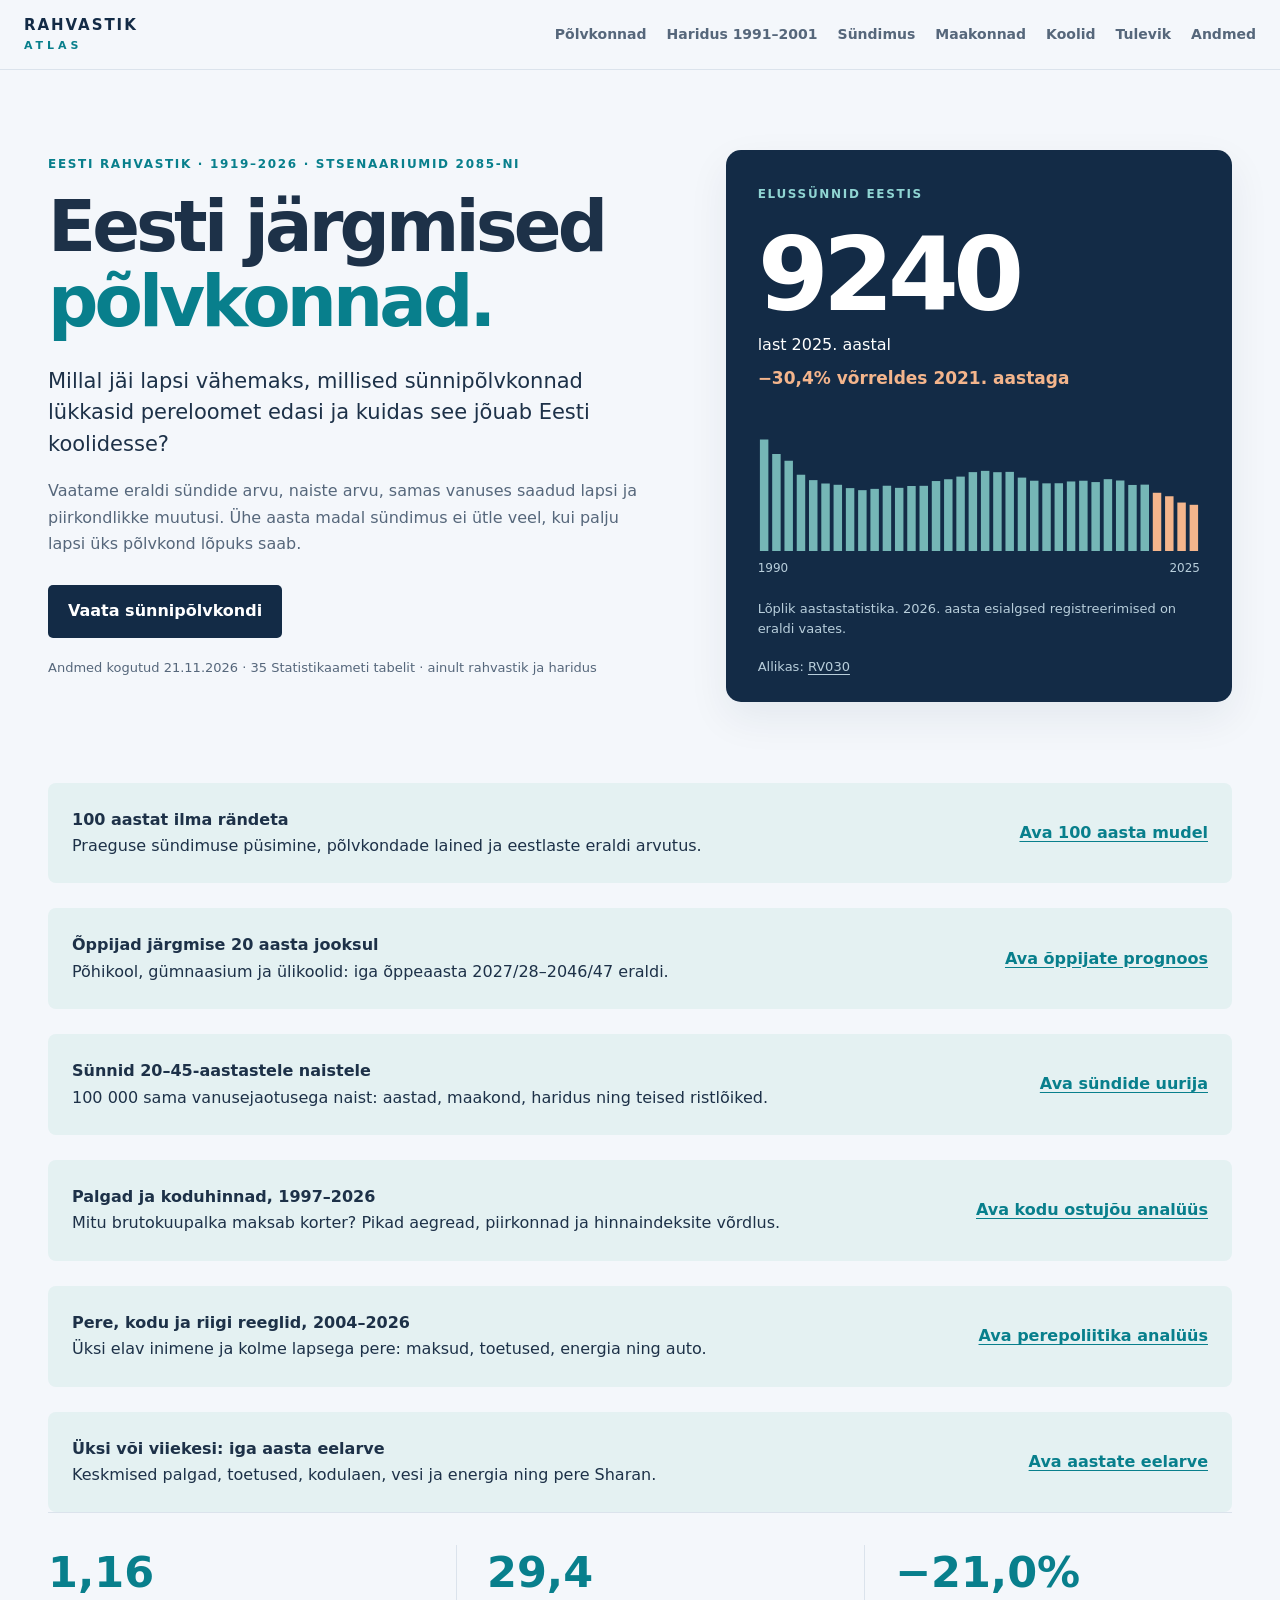
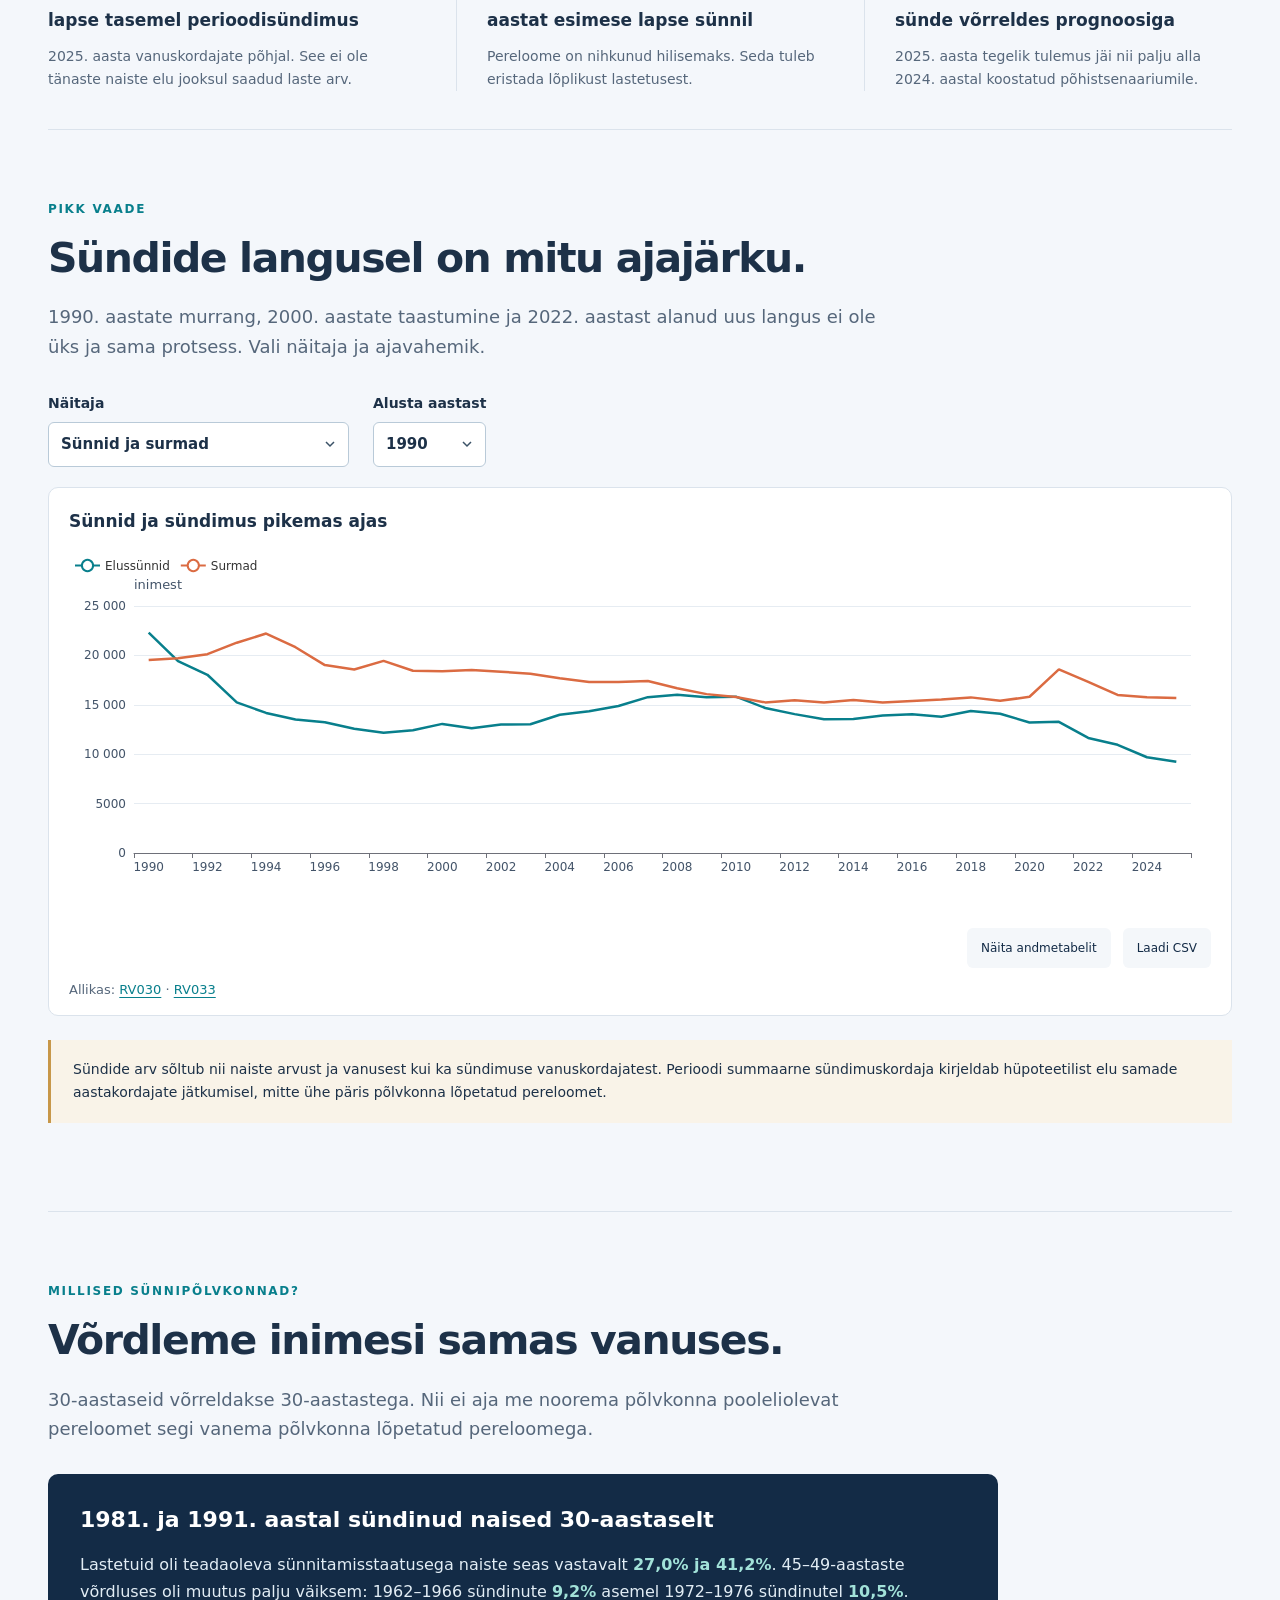
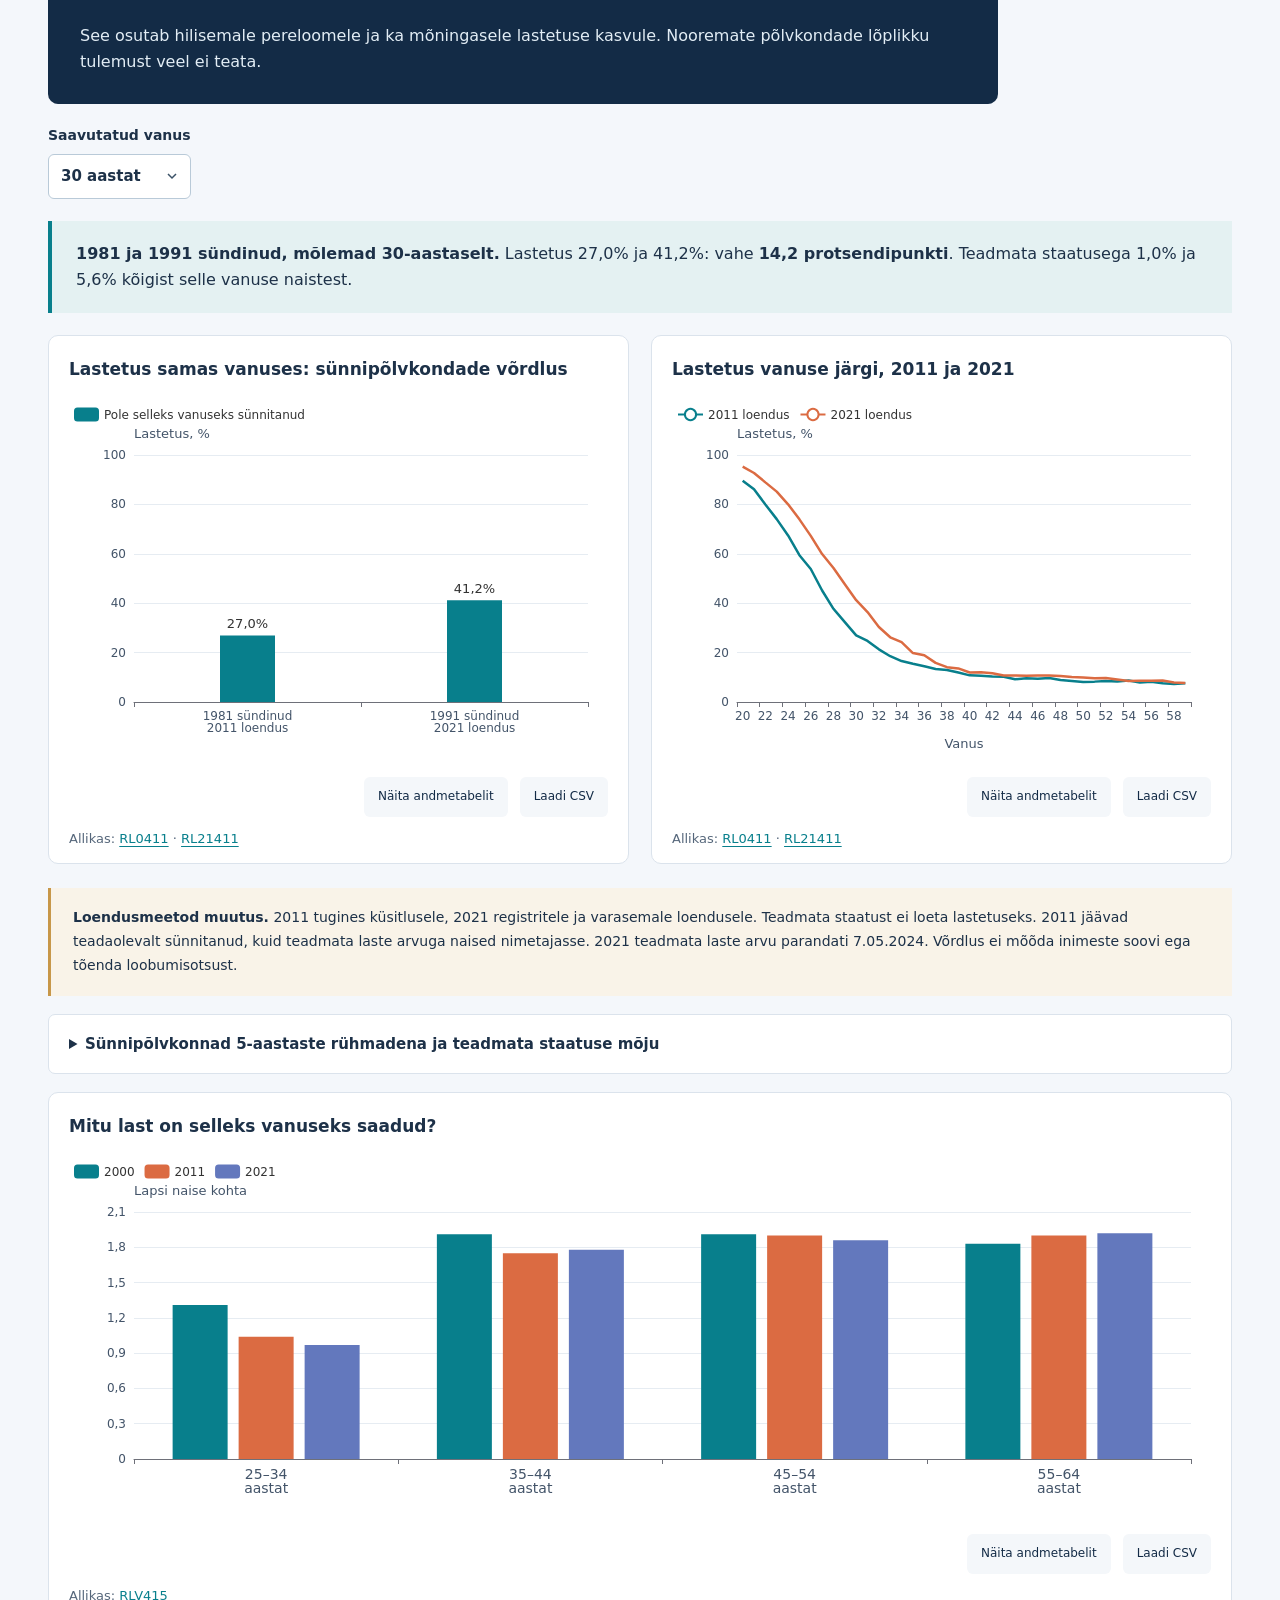
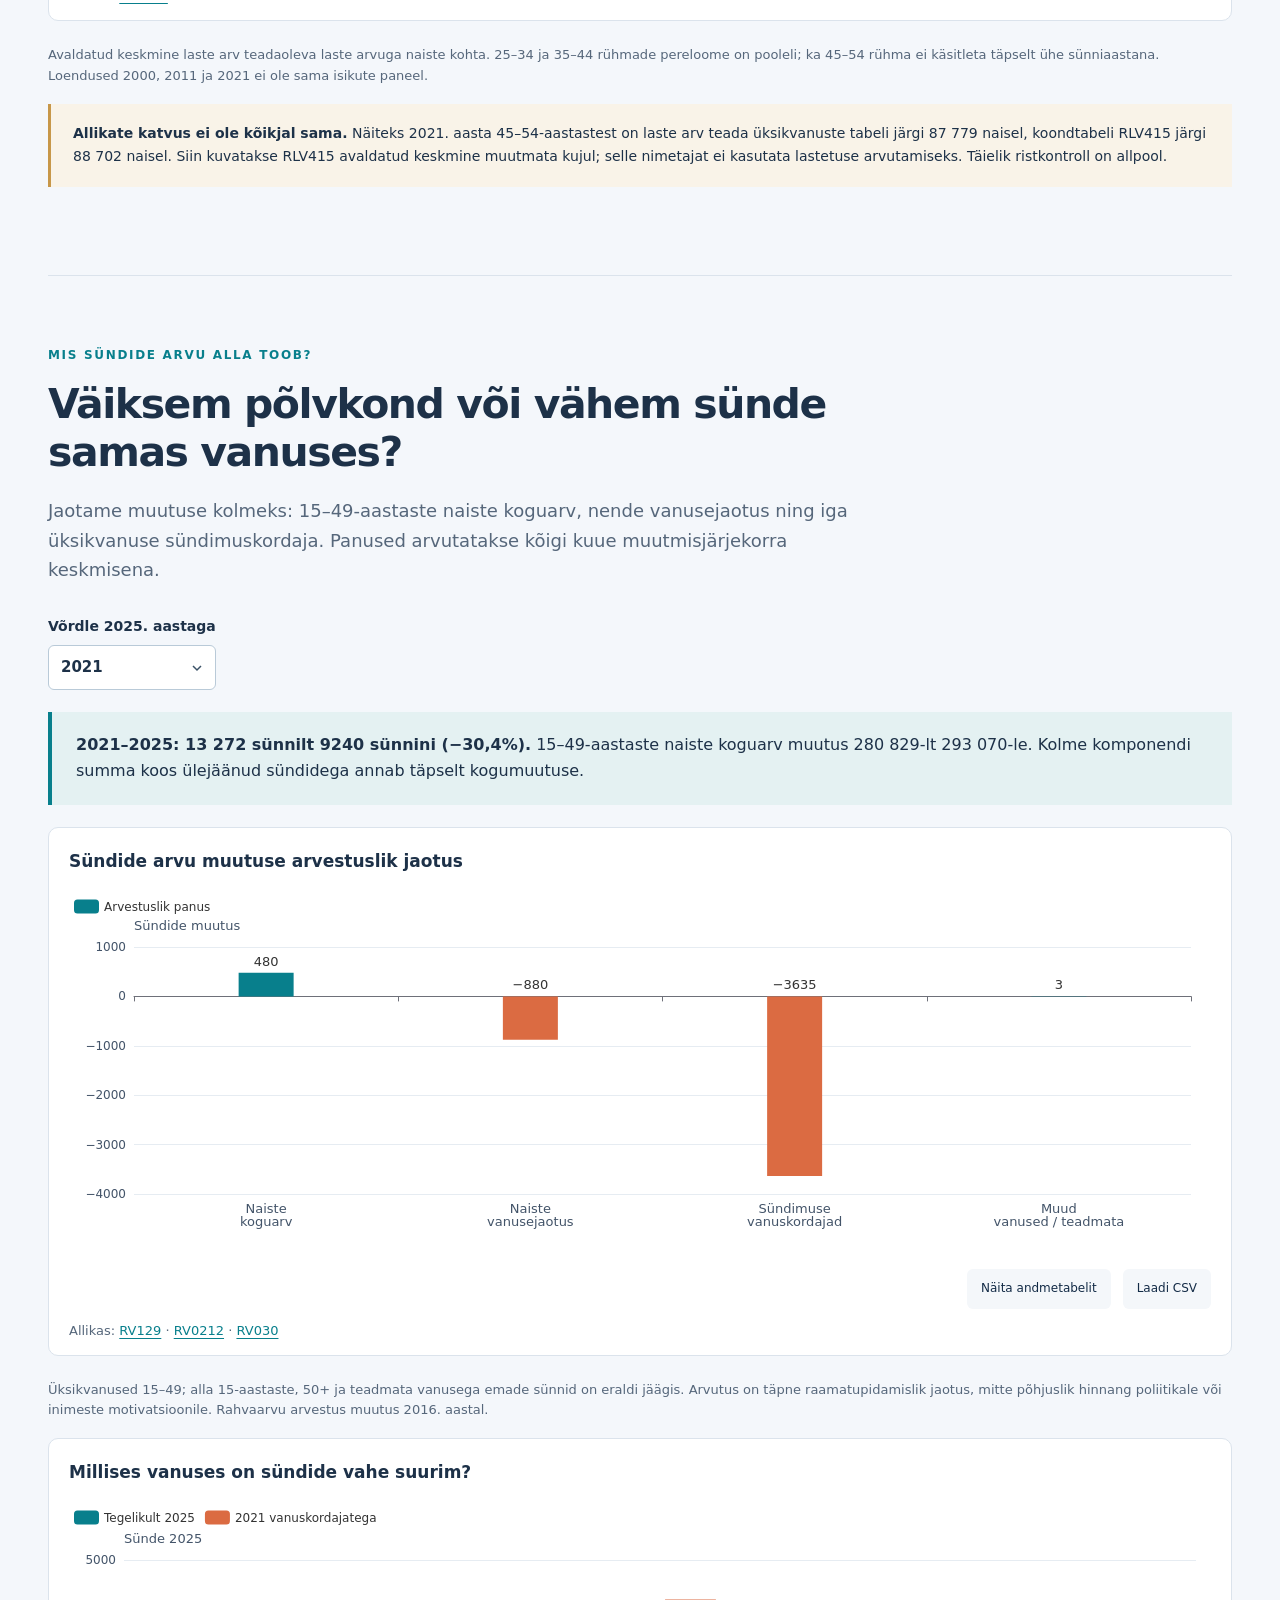
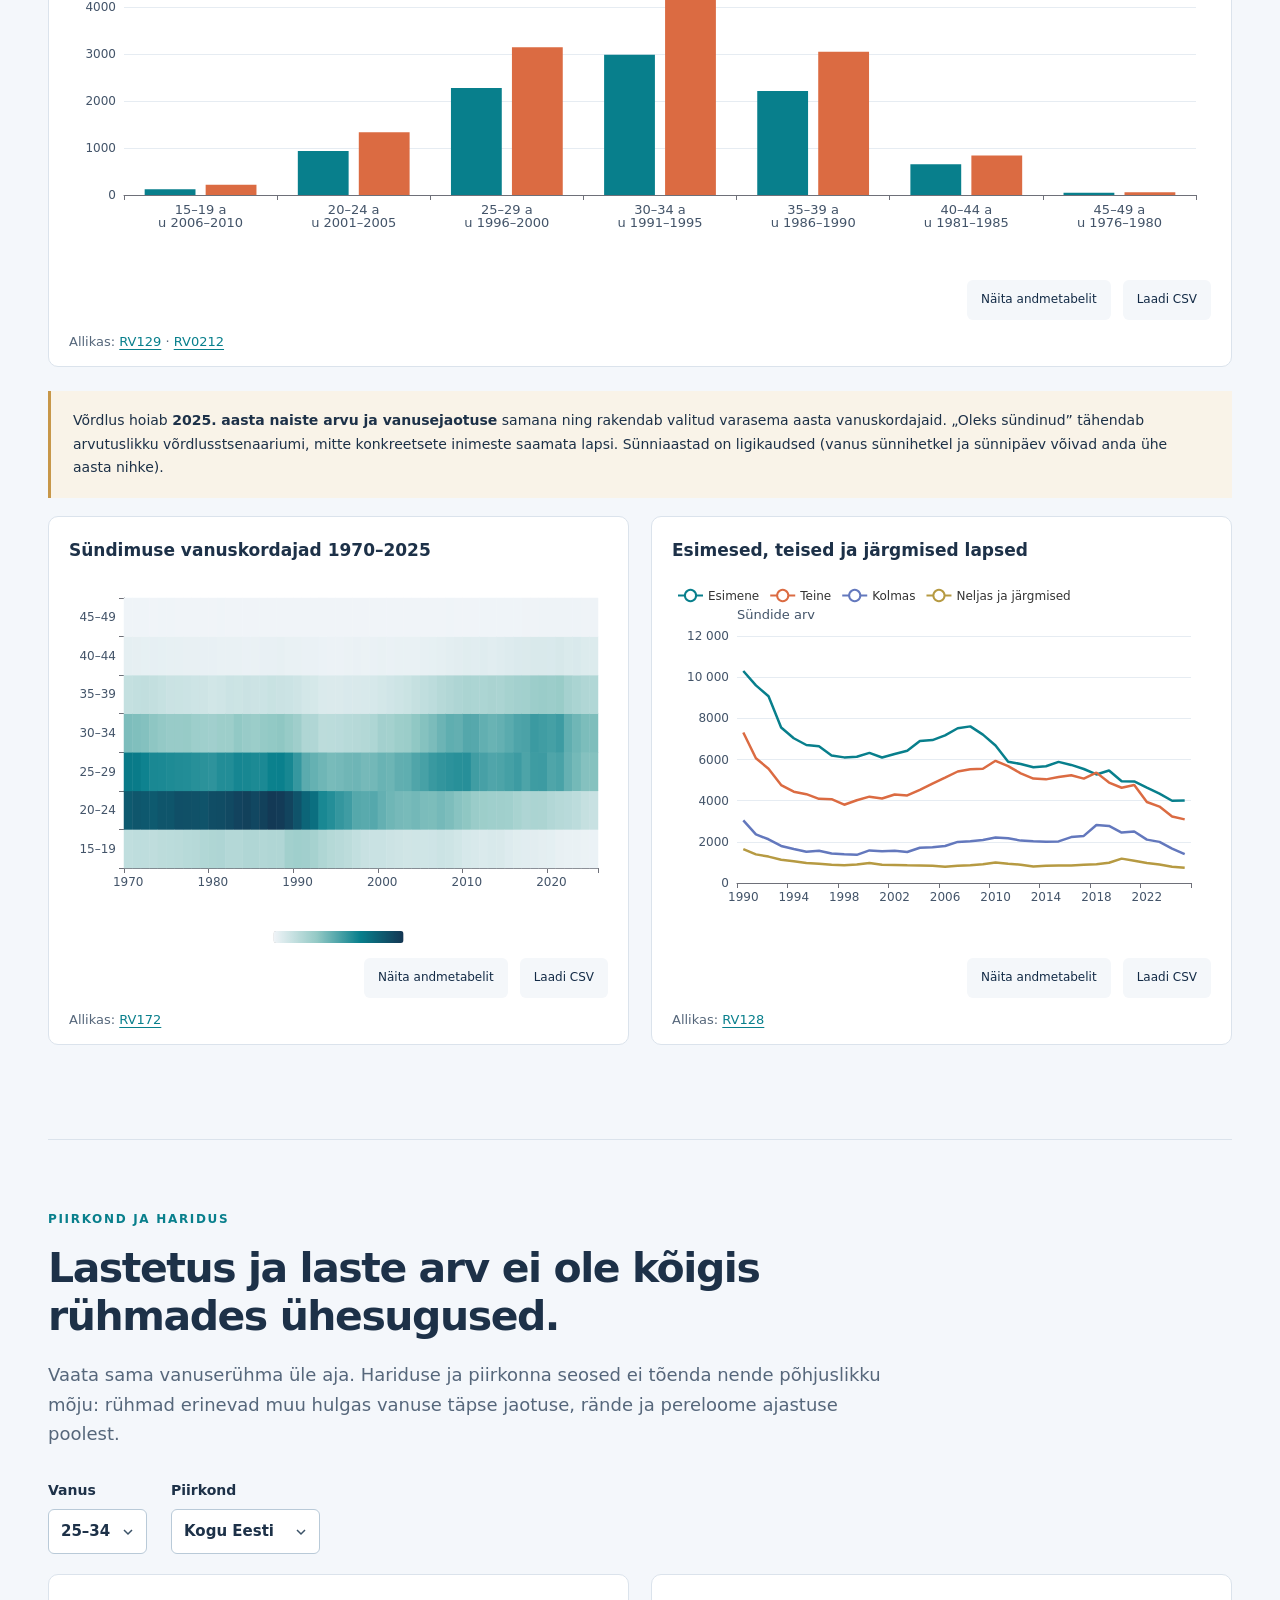
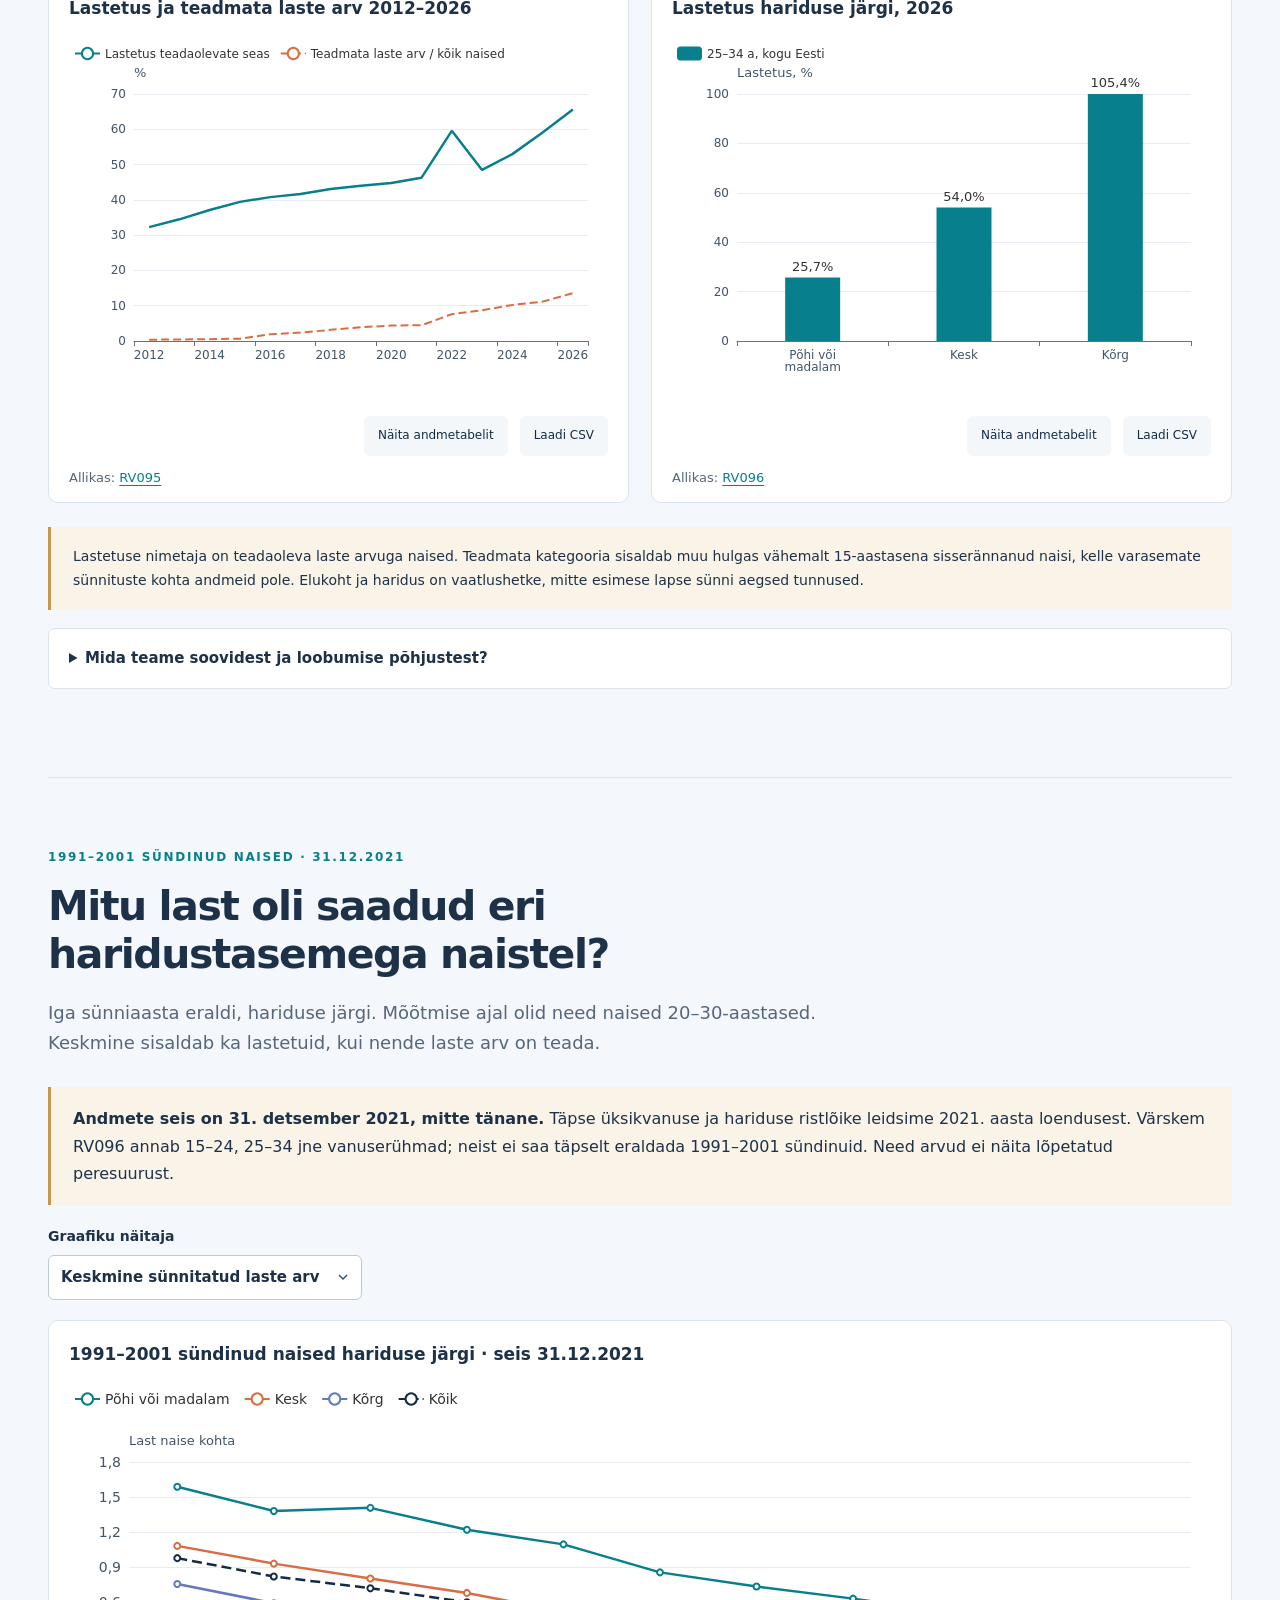
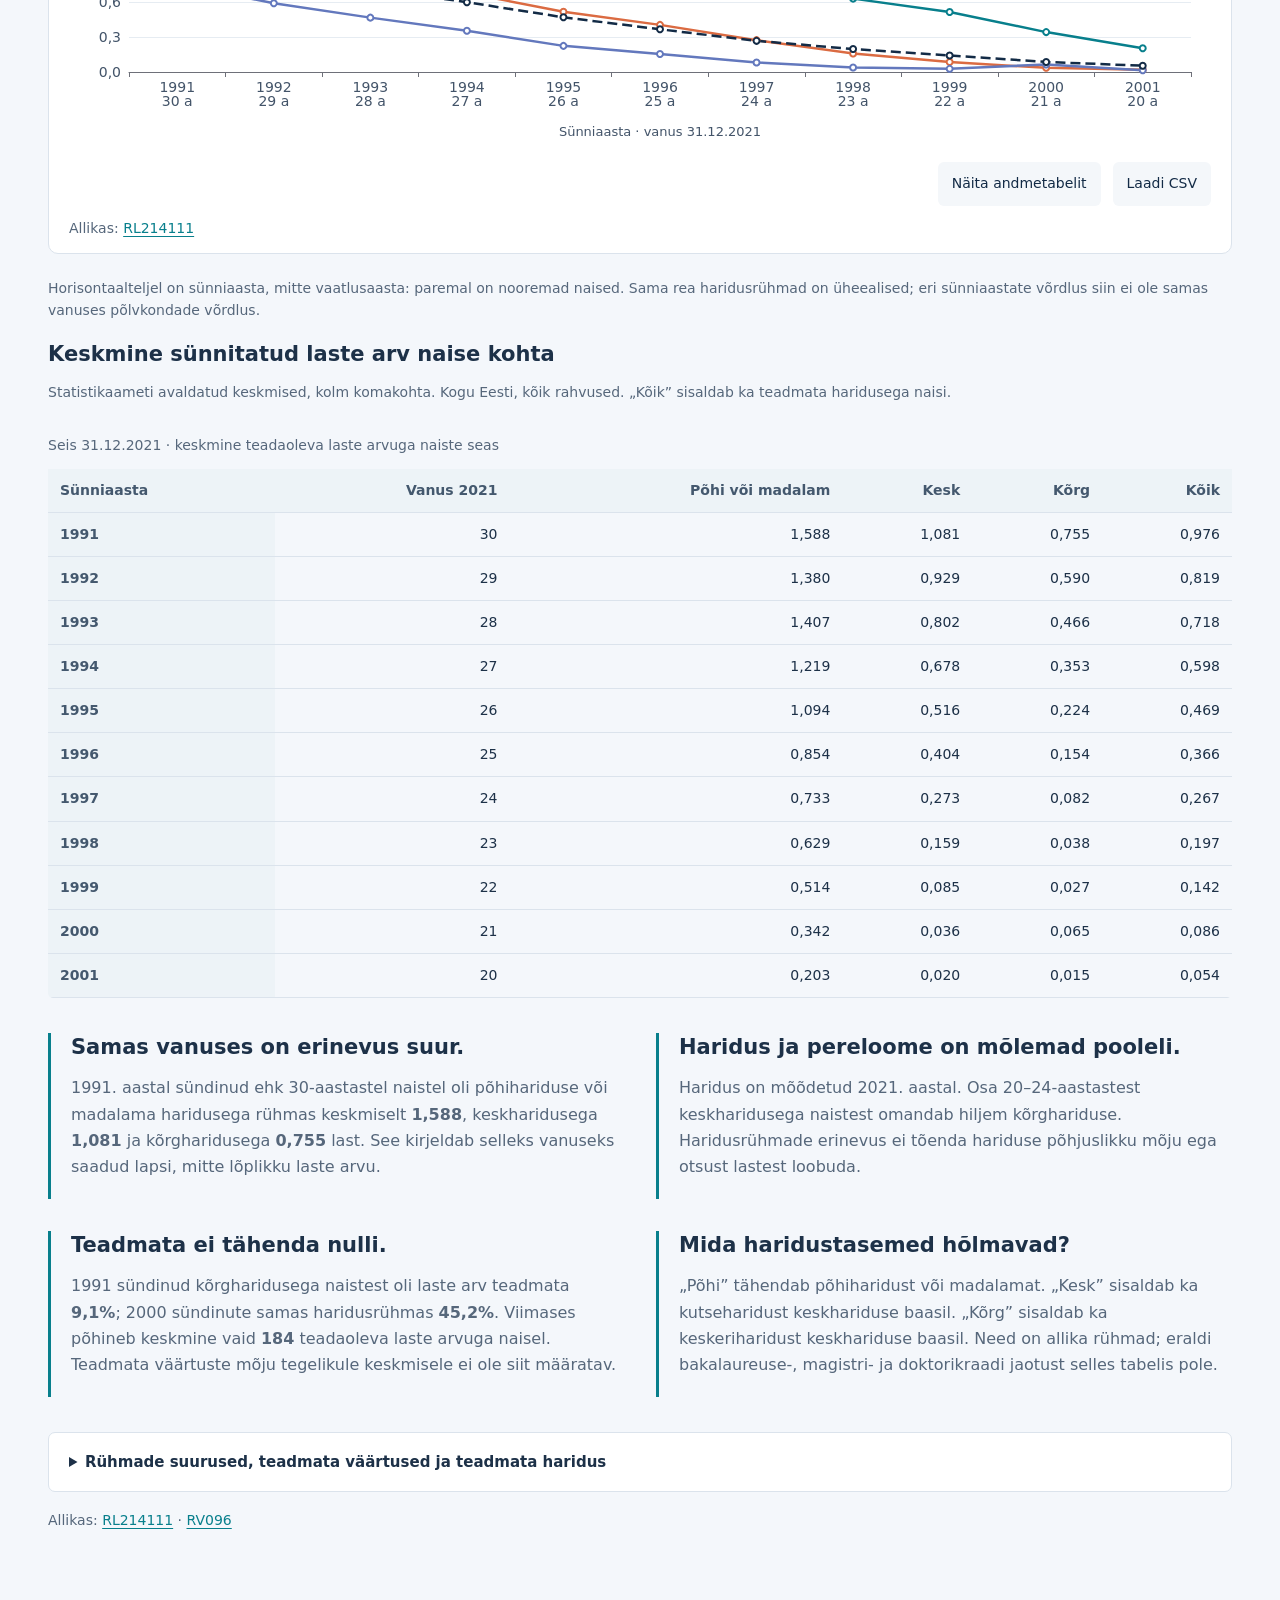
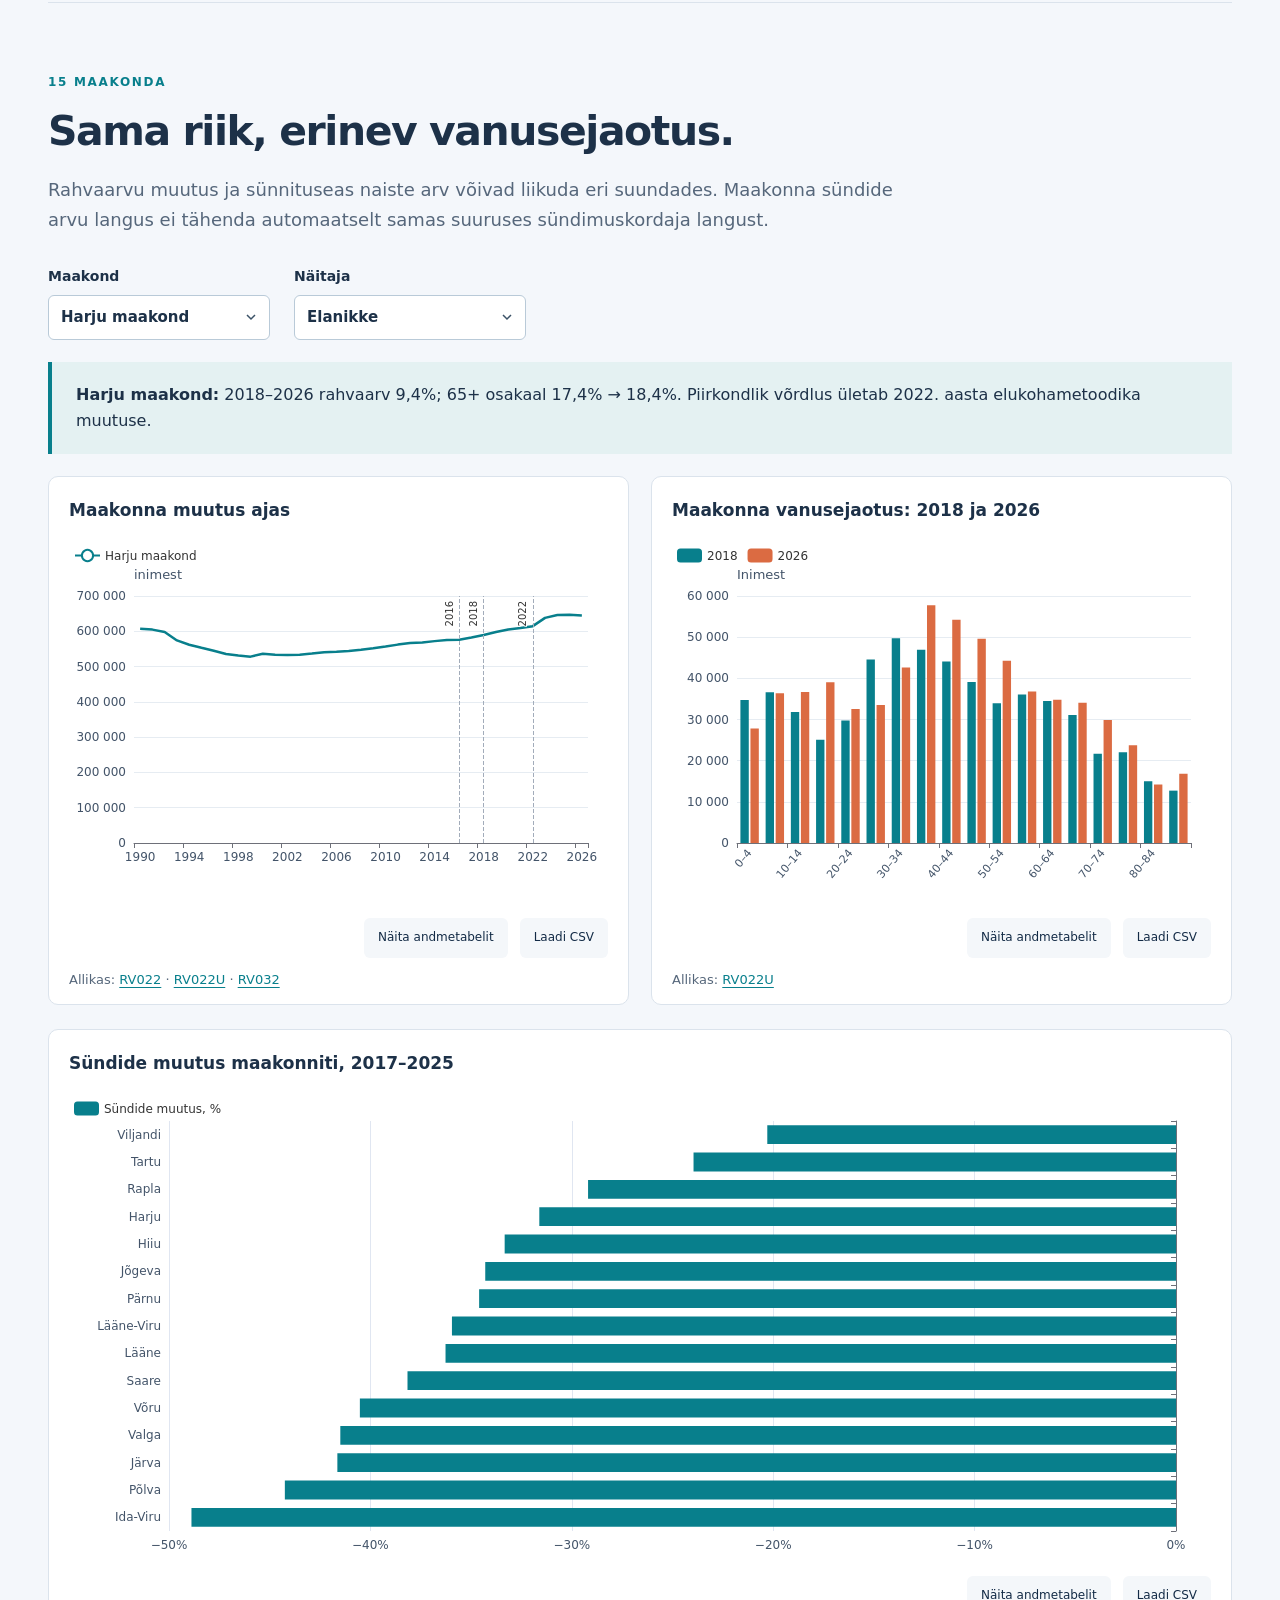
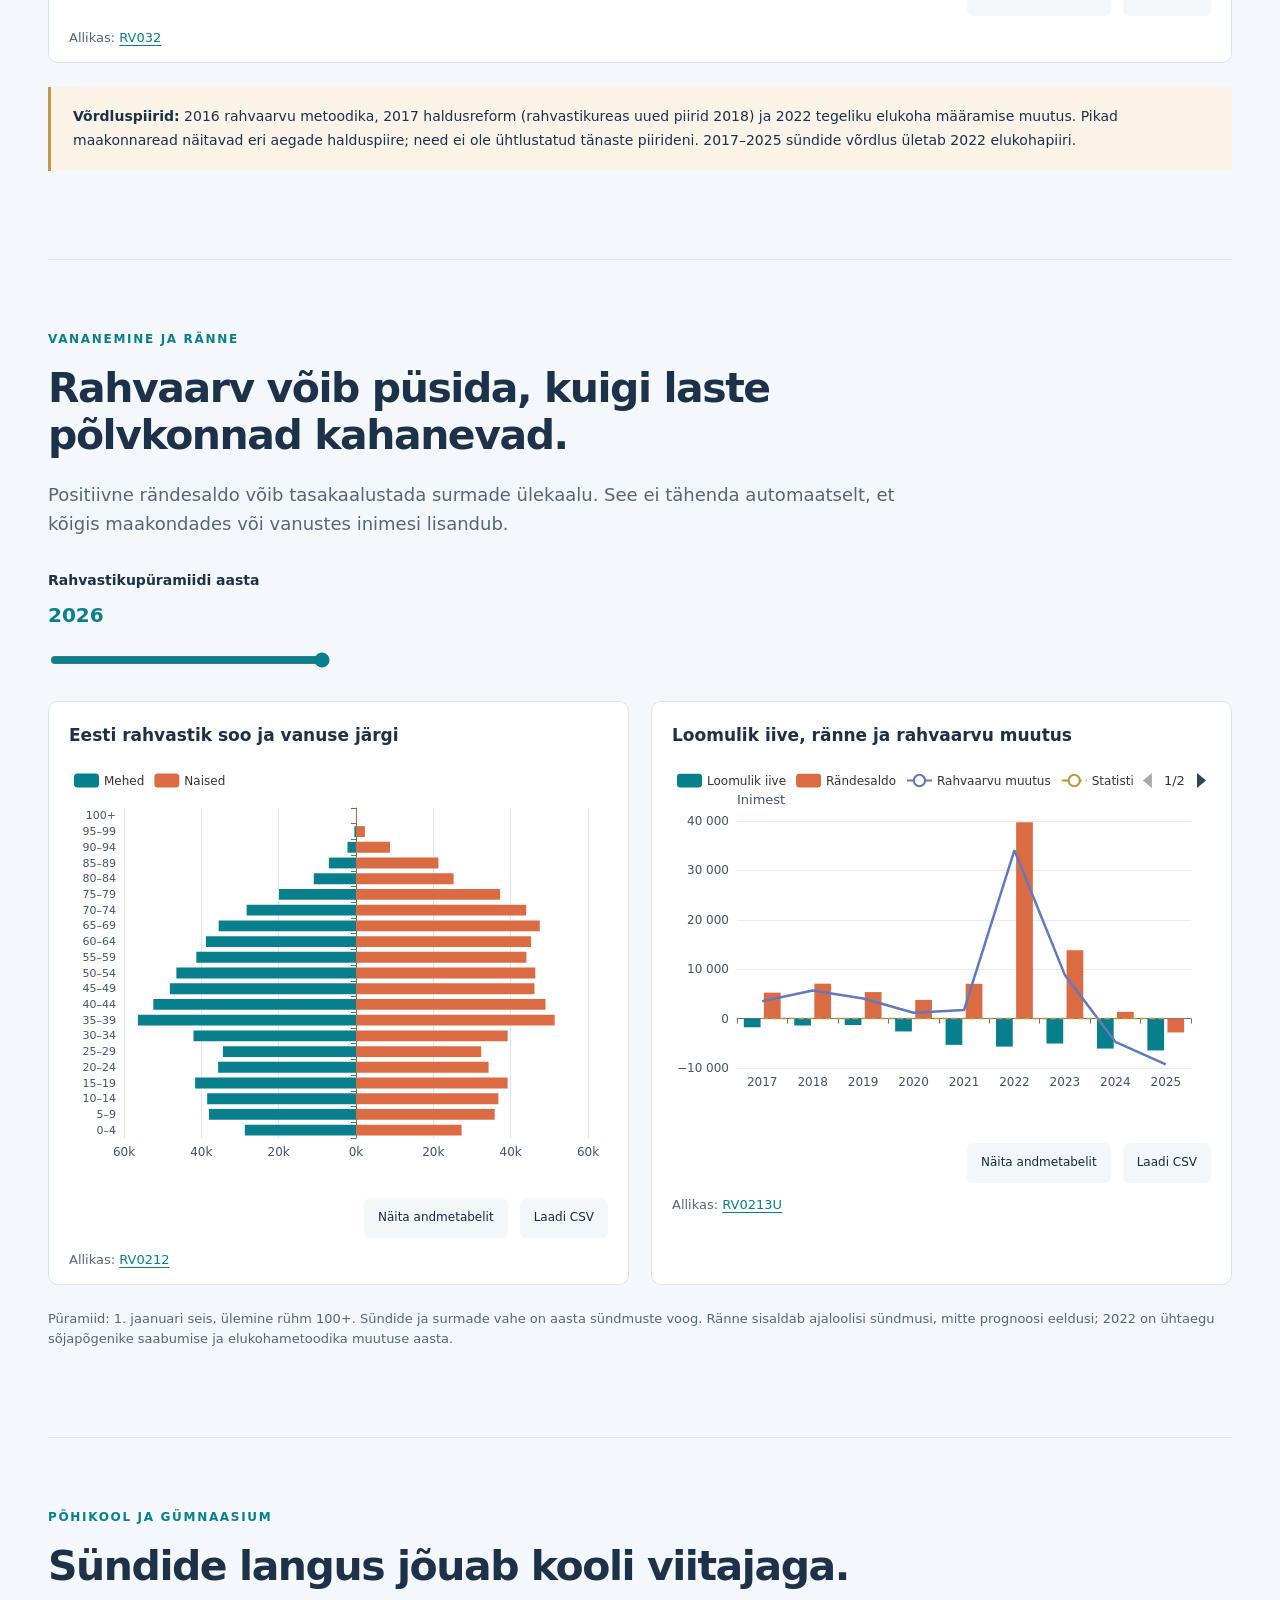
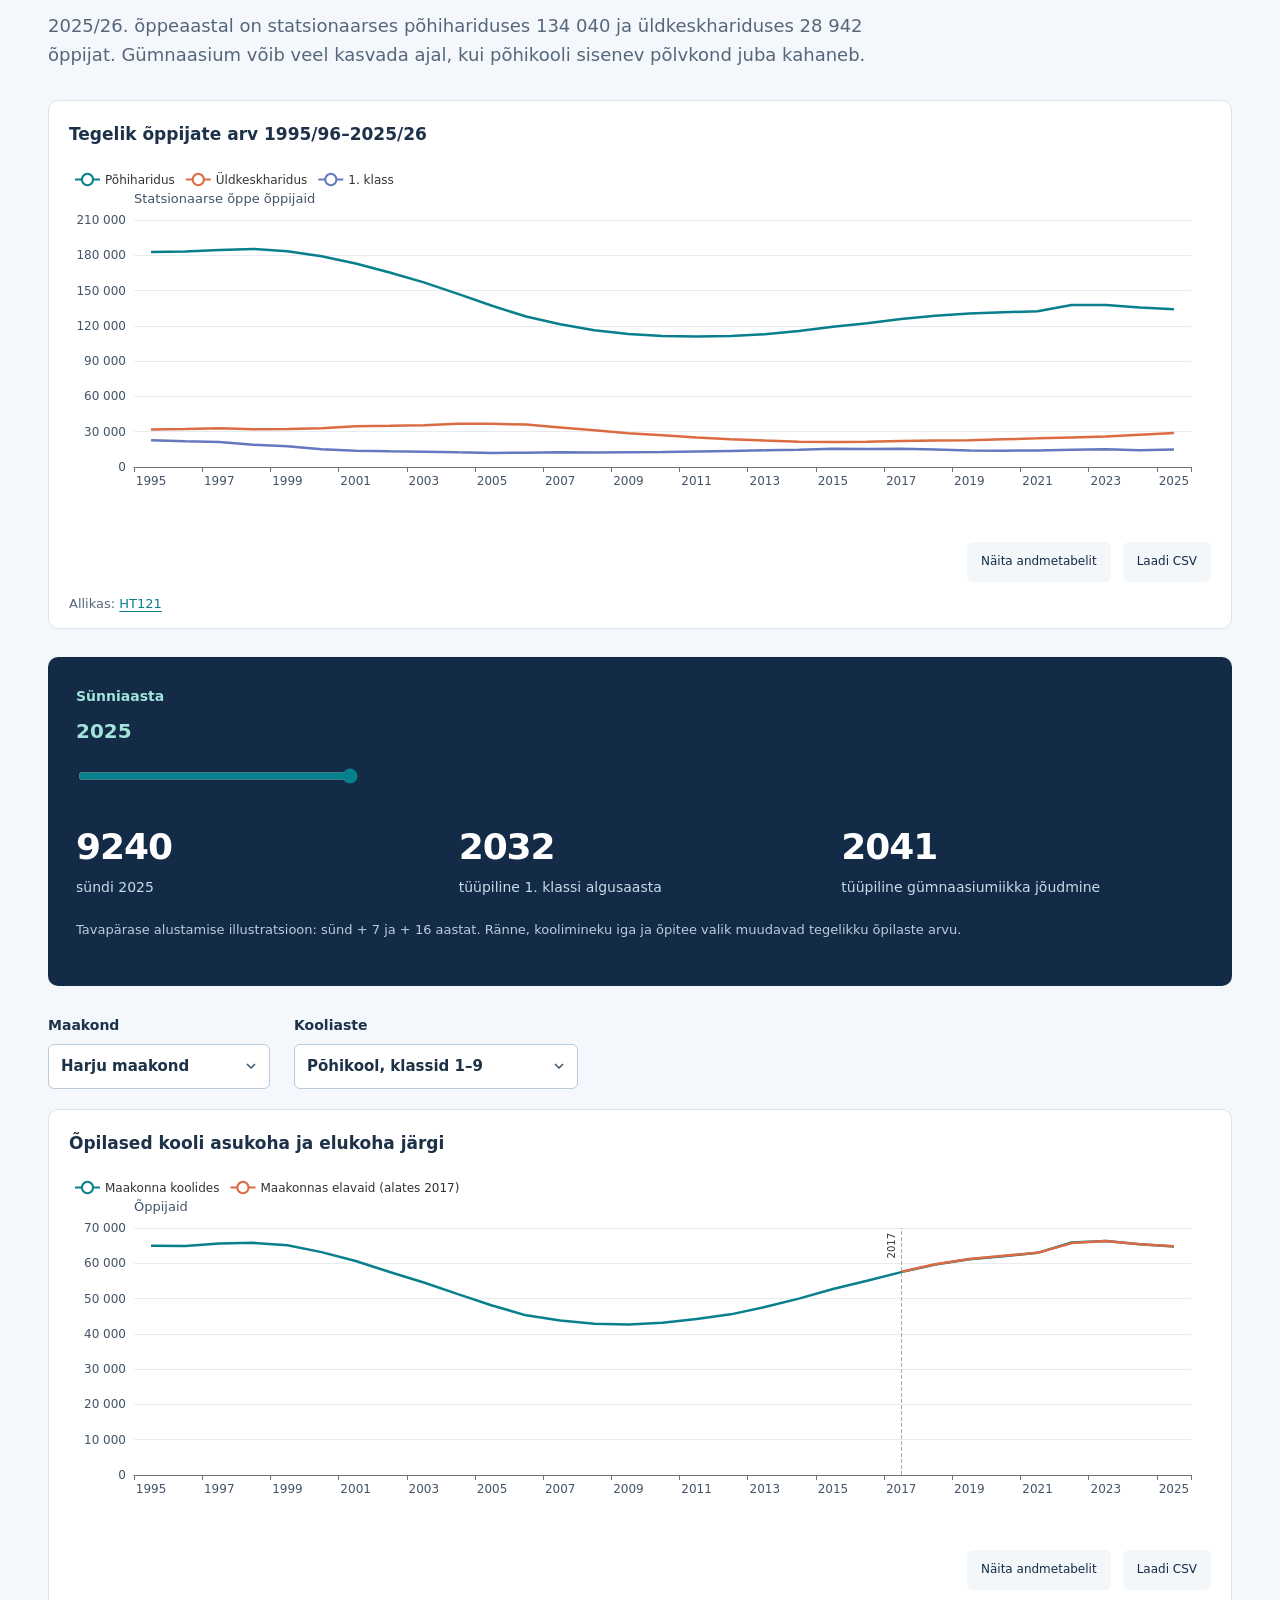
<file: index.html>
<!doctype html><html lang="et"><head><meta charset="utf-8"><meta name="viewport" content="width=device-width,initial-scale=1"><meta name="theme-color" content="#132b46"><meta name="description" content="Eesti sündimus, sünnipõlvkonnad, maakondade vananemine ja kooliealiste tulevik. 35 ametlikku tabelit, kontrollitavad arvutused ja interaktiivsed graafikud."><title>Eesti järgmised põlvkonnad · Rahvastiku atlas</title><link rel="stylesheet" href="style.css?v=education1"><script defer src="vendor/echarts.min.js"></script><script type="module" src="app.js?v=education1"></script></head><body><a class="skip" href="#main">Põhisisu juurde</a><header class="top"><a class="brand" href="#">RAHVASTIK<span>ATLAS</span></a><nav aria-label="Peamine"><a href="#põlvkonnad">Põlvkonnad</a><a href="#haridus-1991-2001">Haridus 1991–2001</a><a href="#sündimus">Sündimus</a><a href="#maakonnad">Maakonnad</a><a href="#koolid">Koolid</a><a href="#tulevik">Tulevik</a><a href="#andmed">Andmed</a></nav></header>
<main id="main"><section class="hero"><div><p class="eyebrow">EESTI RAHVASTIK · 1919–2026 · STSENAARIUMID 2085-NI</p><h1>Eesti järgmised<br><em>põlvkonnad.</em></h1><p class="lead">Millal jäi lapsi vähemaks, millised sünnipõlvkonnad lükkasid pereloomet edasi ja kuidas see jõuab Eesti koolidesse?</p><p class="intro">Vaatame eraldi sündide arvu, naiste arvu, samas vanuses saadud lapsi ja piirkondlikke muutusi. Ühe aasta madal sündimus ei ütle veel, kui palju lapsi üks põlvkond lõpuks saab.</p><a class="primary" href="#põlvkonnad">Vaata sünnipõlvkondi</a><p class="meta">Andmed kogutud 21.11.2026 · 35 Statistikaameti tabelit · ainult rahvastik ja haridus</p></div><div class="hero-visual"><p class="eyebrow">ELUSSÜNNID EESTIS</p><div class="hero-number">9240</div><p>last 2025. aastal <strong>−30,4% võrreldes 2021. aastaga</strong></p><div id="hero-chart" class="mini-chart" role="img" aria-label="Sündide arv Eestis 1990–2025"></div><div class="hero-bottom"><span>1990</span><span>2025</span></div><p class="small">Lõplik aastastatistika. 2026. aasta esialgsed registreerimised on eraldi vaates.</p><p class="source">Allikas: <a href="https://andmed.stat.ee/et/stat/rahvastik__rahvastikunaitajad-ja-koosseis__demograafilised-pehinaitajad/RV030" target="_blank" rel="noopener">RV030</a></p></div></section>
<aside class="model-link"><p><strong>100 aastat ilma rändeta</strong><br>Praeguse sündimuse püsimine, põlvkondade lained ja eestlaste eraldi arvutus.</p><a href="projection.html">Ava 100 aasta mudel</a></aside><aside class="model-link"><p><strong>Õppijad järgmise 20 aasta jooksul</strong><br>Põhikool, gümnaasium ja ülikoolid: iga õppeaasta 2027/28–2046/47 eraldi.</p><a href="students.html">Ava õppijate prognoos</a></aside><aside class="model-link"><p><strong>Sünnid 20–45-aastastele naistele</strong><br>100 000 sama vanusejaotusega naist: aastad, maakond, haridus ning teised ristlõiked.</p><a href="births.html">Ava sündide uurija</a></aside><aside class="model-link"><p><strong>Palgad ja koduhinnad, 1997–2026</strong><br>Mitu brutokuupalka maksab korter? Pikad aegread, piirkonnad ja hinnaindeksite võrdlus.</p><a href="housing.html">Ava kodu ostujõu analüüs</a></aside><div id="load-status" role="status" class="load-status">Laadin graafikute andmeid…</div><noscript><p class="notice">Järeldused on loetavad ka JavaScriptita. Graafikute ja valikute kasutamiseks lülita JavaScript sisse; allikad ja andmelaadimised asuvad lehe lõpus.</p></noscript>
<aside class="model-link"><p><strong>Pere, kodu ja riigi reeglid, 2004–2026</strong><br>Üksi elav inimene ja kolme lapsega pere: maksud, toetused, energia ning auto.</p><a href="policy.html">Ava perepoliitika analüüs</a></aside><aside class="model-link"><p><strong>Üksi või viiekesi: iga aasta eelarve</strong><br>Keskmised palgad, toetused, kodulaen, vesi ja energia ning pere Sharan.</p><a href="budget.html">Ava aastate eelarve</a></aside><section class="takeaways" aria-label="Peamised tulemused"><article><span class="stat">1,16</span><h2>lapse tasemel perioodisündimus</h2><p>2025. aasta vanuskordajate põhjal. See ei ole tänaste naiste elu jooksul saadud laste arv.</p></article><article><span class="stat">29,4</span><h2>aastat esimese lapse sünnil</h2><p>Pereloome on nihkunud hilisemaks. Seda tuleb eristada lõplikust lastetusest.</p></article><article><span class="stat">−21,0%</span><h2>sünde võrreldes prognoosiga</h2><p>2025. aasta tegelik tulemus jäi nii palju alla 2024. aastal koostatud põhistsenaariumile.</p></article></section>
<section class="section" id="ajalugu"><div class="section-heading"><p class="eyebrow">PIKK VAADE</p><h2>Sündide langusel on mitu ajajärku.</h2><p>1990. aastate murrang, 2000. aastate taastumine ja 2022. aastast alanud uus langus ei ole üks ja sama protsess. Vali näitaja ja ajavahemik.</p></div><div class="controls"><label>Näitaja<select id="history-metric"><option value="births">Sünnid ja surmad</option><option value="tfr">Summaarne sündimuskordaja</option><option value="age">Ema vanus lapse sünnil</option></select></label><label>Alusta aastast<select id="history-start"><option value="1990">1990</option><option value="1970">1970</option><option value="1919">1919</option><option value="2000">2000</option></select></label></div><figure class="chart-card "><figcaption>Sünnid ja sündimus pikemas ajas</figcaption><div id="history-chart" class="chart" role="img" aria-label="Sünnid ja sündimus pikemas ajas"></div><div class="chart-tools"><button type="button" data-table="history-chart" aria-expanded="false">Näita andmetabelit</button><button type="button" data-csv="history-chart">Laadi CSV</button></div><div id="history-chart-table" class="chart-table" hidden></div><p class="source">Allikas: <a href="https://andmed.stat.ee/et/stat/rahvastik__rahvastikunaitajad-ja-koosseis__demograafilised-pehinaitajad/RV030" target="_blank" rel="noopener">RV030</a> · <a href="https://andmed.stat.ee/et/stat/rahvastik__rahvastikunaitajad-ja-koosseis__demograafilised-pehinaitajad/RV033" target="_blank" rel="noopener">RV033</a></p></figure><p class="notice">Sündide arv sõltub nii naiste arvust ja vanusest kui ka sündimuse vanuskordajatest. Perioodi summaarne sündimuskordaja kirjeldab hüpoteetilist elu samade aastakordajate jätkumisel, mitte ühe päris põlvkonna lõpetatud pereloomet.</p></section>
<section class="section cohort-section" id="põlvkonnad"><div class="section-heading"><p class="eyebrow">MILLISED SÜNNIPÕLVKONNAD?</p><h2>Võrdleme inimesi samas vanuses.</h2><p>30-aastaseid võrreldakse 30-aastastega. Nii ei aja me noorema põlvkonna pooleliolevat pereloomet segi vanema põlvkonna lõpetatud pereloomega.</p></div><div class="cohort-claim"><strong>1981. ja 1991. aastal sündinud naised 30-aastaselt</strong><p>Lastetuid oli teadaoleva sünnitamisstaatusega naiste seas vastavalt <b>27,0% ja 41,2%</b>. 45–49-aastaste võrdluses oli muutus palju väiksem: 1962–1966 sündinute <b>9,2%</b> asemel 1972–1976 sündinutel <b>10,5%</b>.</p><p>See osutab hilisemale pereloomele ja ka mõningasele lastetuse kasvule. Nooremate põlvkondade lõplikku tulemust veel ei teata.</p></div><div class="controls"><label>Saavutatud vanus<select id="cohort-age"><option value="30">30 aastat</option><option value="35">35 aastat</option><option value="40">40 aastat</option><option value="45">45 aastat</option><option value="50">50 aastat</option></select></label></div><div id="cohort-answer" class="answer" aria-live="polite"></div><div class="grid2"><figure class="chart-card "><figcaption>Lastetus samas vanuses: sünnipõlvkondade võrdlus</figcaption><div id="cohort-chart" class="chart" role="img" aria-label="Lastetus samas vanuses: sünnipõlvkondade võrdlus"></div><div class="chart-tools"><button type="button" data-table="cohort-chart" aria-expanded="false">Näita andmetabelit</button><button type="button" data-csv="cohort-chart">Laadi CSV</button></div><div id="cohort-chart-table" class="chart-table" hidden></div><p class="source">Allikas: <a href="https://andmed.stat.ee/et/stat/rahvaloendus__rel2011__rahvastiku-demograafilised-ja-etno-kultuurilised-naitajad__naised-ja-lapsed/RL0411" target="_blank" rel="noopener">RL0411</a> · <a href="https://andmed.stat.ee/et/stat/rahvaloendus__rel2021__rahvastiku-demograafilised-ja-etno-kultuurilised-naitajad__naised-ja-lapsed/RL21411" target="_blank" rel="noopener">RL21411</a></p></figure><figure class="chart-card "><figcaption>Lastetus vanuse järgi, 2011 ja 2021</figcaption><div id="cohort-profile" class="chart" role="img" aria-label="Lastetus vanuse järgi, 2011 ja 2021"></div><div class="chart-tools"><button type="button" data-table="cohort-profile" aria-expanded="false">Näita andmetabelit</button><button type="button" data-csv="cohort-profile">Laadi CSV</button></div><div id="cohort-profile-table" class="chart-table" hidden></div><p class="source">Allikas: <a href="https://andmed.stat.ee/et/stat/rahvaloendus__rel2011__rahvastiku-demograafilised-ja-etno-kultuurilised-naitajad__naised-ja-lapsed/RL0411" target="_blank" rel="noopener">RL0411</a> · <a href="https://andmed.stat.ee/et/stat/rahvaloendus__rel2021__rahvastiku-demograafilised-ja-etno-kultuurilised-naitajad__naised-ja-lapsed/RL21411" target="_blank" rel="noopener">RL21411</a></p></figure></div><p class="notice"><b>Loendusmeetod muutus.</b> 2011 tugines küsitlusele, 2021 registritele ja varasemale loendusele. Teadmata staatust ei loeta lastetuseks. 2011 jäävad teadaolevalt sünnitanud, kuid teadmata laste arvuga naised nimetajasse. 2021 teadmata laste arvu parandati 7.05.2024. Võrdlus ei mõõda inimeste soovi ega tõenda loobumisotsust.</p><details><summary>Sünnipõlvkonnad 5-aastaste rühmadena ja teadmata staatuse mõju</summary><div id="cohort-groups" class="table-wrap"></div><p>Piirid näitavad tulemust, kui kõik teadmata staatusega naised oleksid sünnitanud või kõik oleksid lastetud. Need ei ole usaldusvahemikud ega kata loendusmetoodika mõju.</p></details><figure class="chart-card "><figcaption>Mitu last on selleks vanuseks saadud?</figcaption><div id="completed-chart" class="chart" role="img" aria-label="Mitu last on selleks vanuseks saadud?"></div><div class="chart-tools"><button type="button" data-table="completed-chart" aria-expanded="false">Näita andmetabelit</button><button type="button" data-csv="completed-chart">Laadi CSV</button></div><div id="completed-chart-table" class="chart-table" hidden></div><p class="source">Allikas: <a href="https://andmed.stat.ee/et/stat/rahvaloendus__rel_vordlus__haridus/RLV415" target="_blank" rel="noopener">RLV415</a></p></figure><p class="small">Avaldatud keskmine laste arv teadaoleva laste arvuga naiste kohta. 25–34 ja 35–44 rühmade pereloome on pooleli; ka 45–54 rühma ei käsitleta täpselt ühe sünniaastana. Loendused 2000, 2011 ja 2021 ei ole sama isikute paneel.</p><p class="notice"><b>Allikate katvus ei ole kõikjal sama.</b> Näiteks 2021. aasta 45–54-aastastest on laste arv teada üksikvanuste tabeli järgi 87 779 naisel, koondtabeli RLV415 järgi 88 702 naisel. Siin kuvatakse RLV415 avaldatud keskmine muutmata kujul; selle nimetajat ei kasutata lastetuse arvutamiseks. Täielik ristkontroll on allpool.</p></section>
<section class="section" id="sündimus"><div class="section-heading"><p class="eyebrow">MIS SÜNDIDE ARVU ALLA TOOB?</p><h2>Väiksem põlvkond või vähem sünde samas vanuses?</h2><p>Jaotame muutuse kolmeks: 15–49-aastaste naiste koguarv, nende vanusejaotus ning iga üksikvanuse sündimuskordaja. Panused arvutatakse kõigi kuue muutmisjärjekorra keskmisena.</p></div><div class="controls"><label>Võrdle 2025. aastaga<select id="decomp-start"><option value="2000">2000</option><option value="2005">2005</option><option value="2008">2008</option><option value="2010">2010</option><option value="2015">2015</option><option value="2019">2019</option><option value="2021">2021</option><option value="2023">2023</option></select></label></div><div id="decomp-answer" class="answer" aria-live="polite"></div><figure class="chart-card "><figcaption>Sündide arvu muutuse arvestuslik jaotus</figcaption><div id="decomp-chart" class="chart" role="img" aria-label="Sündide arvu muutuse arvestuslik jaotus"></div><div class="chart-tools"><button type="button" data-table="decomp-chart" aria-expanded="false">Näita andmetabelit</button><button type="button" data-csv="decomp-chart">Laadi CSV</button></div><div id="decomp-chart-table" class="chart-table" hidden></div><p class="source">Allikas: <a href="https://andmed.stat.ee/et/stat/rahvastik__rahvastikusundmused__sunnid/RV129" target="_blank" rel="noopener">RV129</a> · <a href="https://andmed.stat.ee/et/stat/rahvastik__rahvastikunaitajad-ja-koosseis__rahvaarv-ja-rahvastiku-koosseis/RV0212" target="_blank" rel="noopener">RV0212</a> · <a href="https://andmed.stat.ee/et/stat/rahvastik__rahvastikunaitajad-ja-koosseis__demograafilised-pehinaitajad/RV030" target="_blank" rel="noopener">RV030</a></p></figure><p class="small">Üksikvanused 15–49; alla 15-aastaste, 50+ ja teadmata vanusega emade sünnid on eraldi jäägis. Arvutus on täpne raamatupidamislik jaotus, mitte põhjuslik hinnang poliitikale või inimeste motivatsioonile. Rahvaarvu arvestus muutus 2016. aastal.</p><figure class="chart-card "><figcaption>Millises vanuses on sündide vahe suurim?</figcaption><div id="age-gap-chart" class="chart" role="img" aria-label="Millises vanuses on sündide vahe suurim?"></div><div class="chart-tools"><button type="button" data-table="age-gap-chart" aria-expanded="false">Näita andmetabelit</button><button type="button" data-csv="age-gap-chart">Laadi CSV</button></div><div id="age-gap-chart-table" class="chart-table" hidden></div><p class="source">Allikas: <a href="https://andmed.stat.ee/et/stat/rahvastik__rahvastikusundmused__sunnid/RV129" target="_blank" rel="noopener">RV129</a> · <a href="https://andmed.stat.ee/et/stat/rahvastik__rahvastikunaitajad-ja-koosseis__rahvaarv-ja-rahvastiku-koosseis/RV0212" target="_blank" rel="noopener">RV0212</a></p></figure><p class="notice">Võrdlus hoiab <b>2025. aasta naiste arvu ja vanusejaotuse</b> samana ning rakendab valitud varasema aasta vanuskordajaid. „Oleks sündinud” tähendab arvutuslikku võrdlusstsenaariumi, mitte konkreetsete inimeste saamata lapsi. Sünniaastad on ligikaudsed (vanus sünnihetkel ja sünnipäev võivad anda ühe aasta nihke).</p><div class="grid2"><figure class="chart-card "><figcaption>Sündimuse vanuskordajad 1970–2025</figcaption><div id="age-heatmap" class="chart" role="img" aria-label="Sündimuse vanuskordajad 1970–2025"></div><div class="chart-tools"><button type="button" data-table="age-heatmap" aria-expanded="false">Näita andmetabelit</button><button type="button" data-csv="age-heatmap">Laadi CSV</button></div><div id="age-heatmap-table" class="chart-table" hidden></div><p class="source">Allikas: <a href="https://andmed.stat.ee/et/stat/rahvastik__rahvastikusundmused__sunnid/RV172" target="_blank" rel="noopener">RV172</a></p></figure><figure class="chart-card "><figcaption>Esimesed, teised ja järgmised lapsed</figcaption><div id="parity-chart" class="chart" role="img" aria-label="Esimesed, teised ja järgmised lapsed"></div><div class="chart-tools"><button type="button" data-table="parity-chart" aria-expanded="false">Näita andmetabelit</button><button type="button" data-csv="parity-chart">Laadi CSV</button></div><div id="parity-chart-table" class="chart-table" hidden></div><p class="source">Allikas: <a href="https://andmed.stat.ee/et/stat/rahvastik__rahvastikusundmused__sunnid/RV128" target="_blank" rel="noopener">RV128</a></p></figure></div></section>
<section class="section" id="pereloome"><div class="section-heading"><p class="eyebrow">PIIRKOND JA HARIDUS</p><h2>Lastetus ja laste arv ei ole kõigis rühmades ühesugused.</h2><p>Vaata sama vanuserühma üle aja. Hariduse ja piirkonna seosed ei tõenda nende põhjuslikku mõju: rühmad erinevad muu hulgas vanuse täpse jaotuse, rände ja pereloome ajastuse poolest.</p></div><div class="controls"><label>Vanus<select id="family-age"><option value="25-34">25–34</option><option value="35-44">35–44</option><option value="45-54">45–54</option></select></label><label>Piirkond<select id="family-region"><option value="Kogu Eesti">Kogu Eesti</option><option value="Põhja-Eesti">Põhja-Eesti</option><option value="Kirde-Eesti">Kirde-Eesti</option><option value="Kesk-Eesti">Kesk-Eesti</option><option value="Lääne-Eesti">Lääne-Eesti</option><option value="Lõuna-Eesti">Lõuna-Eesti</option></select></label></div><div class="grid2"><figure class="chart-card "><figcaption>Lastetus ja teadmata laste arv 2012–2026</figcaption><div id="family-chart" class="chart" role="img" aria-label="Lastetus ja teadmata laste arv 2012–2026"></div><div class="chart-tools"><button type="button" data-table="family-chart" aria-expanded="false">Näita andmetabelit</button><button type="button" data-csv="family-chart">Laadi CSV</button></div><div id="family-chart-table" class="chart-table" hidden></div><p class="source">Allikas: <a href="https://andmed.stat.ee/et/stat/rahvastik__rahvastikunaitajad-ja-koosseis__demograafilised-pehinaitajad/RV095" target="_blank" rel="noopener">RV095</a></p></figure><figure class="chart-card "><figcaption>Lastetus hariduse järgi, 2026</figcaption><div id="education-chart" class="chart" role="img" aria-label="Lastetus hariduse järgi, 2026"></div><div class="chart-tools"><button type="button" data-table="education-chart" aria-expanded="false">Näita andmetabelit</button><button type="button" data-csv="education-chart">Laadi CSV</button></div><div id="education-chart-table" class="chart-table" hidden></div><p class="source">Allikas: <a href="https://andmed.stat.ee/et/stat/rahvastik__rahvastikunaitajad-ja-koosseis__demograafilised-pehinaitajad/RV096" target="_blank" rel="noopener">RV096</a></p></figure></div><p class="notice">Lastetuse nimetaja on teadaoleva laste arvuga naised. Teadmata kategooria sisaldab muu hulgas vähemalt 15-aastasena sisserännanud naisi, kelle varasemate sünnituste kohta andmeid pole. Elukoht ja haridus on vaatlushetke, mitte esimese lapse sünni aegsed tunnused.</p><details><summary>Mida teame soovidest ja loobumise põhjustest?</summary><p>2024.–2025. aasta Eesti sotsiaaluuringus küsiti soovi saada laps järgmise kolme aasta jooksul. 25–34-aastastest vastajatest vastas kindlasti või tõenäoliselt jah 44%. Küsimus ei mõõda eluaegset laste soovi ega samasta järgmistel aastatel lapse mittesoovimist lõpliku loobumisega. Naiste ja meeste küsitletud vanusevahemikud erinesid.</p><p><a href="https://www.stat.ee/et/uudised/sundimus-madalseisus-mis-paneb-uhed-lapsi-saama-teised-aga-ootama">Statistikaameti uuringu selgitus, 2.07.2026</a></p></details></section>
<section class="section education-cohorts" id="haridus-1991-2001">
<div class="section-heading"><p class="eyebrow">1991–2001 SÜNDINUD NAISED · 31.12.2021</p>
<h2>Mitu last oli saadud eri haridustasemega naistel?</h2>
<p>Iga sünniaasta eraldi, hariduse järgi. Mõõtmise ajal olid need naised 20–30-aastased. Keskmine sisaldab ka lastetuid, kui nende laste arv on teada.</p></div>
<p class="notice"><b>Andmete seis on 31. detsember 2021, mitte tänane.</b> Täpse üksikvanuse ja hariduse ristlõike leidsime 2021. aasta loendusest. Värskem RV096 annab 15–24, 25–34 jne vanuserühmad; neist ei saa täpselt eraldada 1991–2001 sündinuid. Need arvud ei näita lõpetatud peresuurust.</p>
<div class="controls"><label>Graafiku näitaja<select id="education-cohort-metric"><option value="mean">Keskmine sünnitatud laste arv</option><option value="unknownPercent">Teadmata laste arvuga naisi, %</option><option value="total">Naiste arv rühmas</option></select></label></div>
<figure class="chart-card "><figcaption>1991–2001 sündinud naised hariduse järgi · seis 31.12.2021</figcaption><div id="education-cohort-chart" class="chart" role="img" aria-label="1991–2001 sündinud naised hariduse järgi · seis 31.12.2021"></div><div class="chart-tools"><button type="button" data-table="education-cohort-chart" aria-expanded="false">Näita andmetabelit</button><button type="button" data-csv="education-cohort-chart">Laadi CSV</button></div><div id="education-cohort-chart-table" class="chart-table" hidden></div><p class="source">Allikas: <a href="https://andmed.stat.ee/et/stat/rahvaloendus__rel2021__rahvastiku-demograafilised-ja-etno-kultuurilised-naitajad__naised-ja-lapsed/RL214111" target="_blank" rel="noopener">RL214111</a></p></figure>
<p class="small">Horisontaalteljel on sünniaasta, mitte vaatlusaasta: paremal on nooremad naised. Sama rea haridusrühmad on üheealised; eri sünniaastate võrdlus siin ei ole samas vanuses põlvkondade võrdlus.</p>
<h3>Keskmine sünnitatud laste arv naise kohta</h3>
<p class="small">Statistikaameti avaldatud keskmised, kolm komakohta. Kogu Eesti, kõik rahvused. „Kõik” sisaldab ka teadmata haridusega naisi.</p>
<div class="table-wrap education-means" tabindex="0" role="region" aria-label="Keskmine laste arv sünniaasta ja hariduse järgi, horisontaalselt keritav">
<table><caption>Seis 31.12.2021 · keskmine teadaoleva laste arvuga naiste seas</caption><thead><tr><th scope="col">Sünniaasta</th><th scope="col">Vanus 2021</th><th scope="col">Põhi või madalam</th><th scope="col">Kesk</th><th scope="col">Kõrg</th><th scope="col">Kõik</th></tr></thead><tbody>
<tr><th scope="row">1991</th><td>30</td><td>1,588</td><td>1,081</td><td>0,755</td><td>0,976</td></tr><tr><th scope="row">1992</th><td>29</td><td>1,380</td><td>0,929</td><td>0,590</td><td>0,819</td></tr><tr><th scope="row">1993</th><td>28</td><td>1,407</td><td>0,802</td><td>0,466</td><td>0,718</td></tr><tr><th scope="row">1994</th><td>27</td><td>1,219</td><td>0,678</td><td>0,353</td><td>0,598</td></tr><tr><th scope="row">1995</th><td>26</td><td>1,094</td><td>0,516</td><td>0,224</td><td>0,469</td></tr><tr><th scope="row">1996</th><td>25</td><td>0,854</td><td>0,404</td><td>0,154</td><td>0,366</td></tr><tr><th scope="row">1997</th><td>24</td><td>0,733</td><td>0,273</td><td>0,082</td><td>0,267</td></tr><tr><th scope="row">1998</th><td>23</td><td>0,629</td><td>0,159</td><td>0,038</td><td>0,197</td></tr><tr><th scope="row">1999</th><td>22</td><td>0,514</td><td>0,085</td><td>0,027</td><td>0,142</td></tr><tr><th scope="row">2000</th><td>21</td><td>0,342</td><td>0,036</td><td>0,065</td><td>0,086</td></tr><tr><th scope="row">2001</th><td>20</td><td>0,203</td><td>0,020</td><td>0,015</td><td>0,054</td></tr>
</tbody></table></div>
<div class="conclusion-grid"><article><h3>Samas vanuses on erinevus suur.</h3><p>1991. aastal sündinud ehk 30-aastastel naistel oli põhihariduse või madalama haridusega rühmas keskmiselt <b>1,588</b>, keskharidusega <b>1,081</b> ja kõrgharidusega <b>0,755</b> last. See kirjeldab selleks vanuseks saadud lapsi, mitte lõplikku laste arvu.</p></article>
<article><h3>Haridus ja pereloome on mõlemad pooleli.</h3><p>Haridus on mõõdetud 2021. aastal. Osa 20–24-aastastest keskharidusega naistest omandab hiljem kõrghariduse. Haridusrühmade erinevus ei tõenda hariduse põhjuslikku mõju ega otsust lastest loobuda.</p></article>
<article><h3>Teadmata ei tähenda nulli.</h3><p>1991 sündinud kõrgharidusega naistest oli laste arv teadmata <b>9,1%</b>; 2000 sündinute samas haridusrühmas <b>45,2%</b>. Viimases põhineb keskmine vaid <b>184</b> teadaoleva laste arvuga naisel. Teadmata väärtuste mõju tegelikule keskmisele ei ole siit määratav.</p></article>
<article><h3>Mida haridustasemed hõlmavad?</h3><p>„Põhi” tähendab põhiharidust või madalamat. „Kesk” sisaldab ka kutseharidust keskhariduse baasil. „Kõrg” sisaldab ka keskeriharidust keskhariduse baasil. Need on allika rühmad; eraldi bakalaureuse-, magistri- ja doktorikraadi jaotust selles tabelis pole.</p></article></div>
<details><summary>Rühmade suurused, teadmata väärtused ja teadmata haridus</summary>
<p>Teadaolevate arv = naisi kokku − teadmata laste arvuga naised. Keskmise nimetajas on teadaoleva laste arvuga naised, sealhulgas lastetud. Arvud kajastavad Eestis loendatud naisi, mitte kõiki vastaval aastal Eestis sündinud inimesi.</p>
<div class="table-wrap" tabindex="0" role="region" aria-label="Haridusrühmade katvus"><table><thead><tr><th scope="col">Sünniaasta</th><th scope="col">Haridus</th><th scope="col">Naisi kokku</th><th scope="col">Laste arv teada</th><th scope="col">Teadmata</th><th scope="col">Teadmata, %</th><th scope="col">Keskmine</th></tr></thead><tbody>
<tr><td>1991</td><td>Kõik</td><td>8308</td><td>7840</td><td>468</td><td>5,6</td><td>0,976</td></tr><tr><td>1991</td><td>Põhi või madalam</td><td>857</td><td>852</td><td>5</td><td>0,6</td><td>1,588</td></tr><tr><td>1991</td><td>Kesk</td><td>3176</td><td>3120</td><td>56</td><td>1,8</td><td>1,081</td></tr><tr><td>1991</td><td>Kõrg</td><td>4213</td><td>3828</td><td>385</td><td>9,1</td><td>0,755</td></tr><tr><td>1991</td><td>Haridus teadmata</td><td>62</td><td>40</td><td>22</td><td>35,5</td><td>0,900</td></tr><tr><td>1992</td><td>Kõik</td><td>8093</td><td>7592</td><td>501</td><td>6,2</td><td>0,819</td></tr><tr><td>1992</td><td>Põhi või madalam</td><td>848</td><td>842</td><td>6</td><td>0,7</td><td>1,380</td></tr><tr><td>1992</td><td>Kesk</td><td>3191</td><td>3150</td><td>41</td><td>1,3</td><td>0,929</td></tr><tr><td>1992</td><td>Kõrg</td><td>4012</td><td>3582</td><td>430</td><td>10,7</td><td>0,590</td></tr><tr><td>1992</td><td>Haridus teadmata</td><td>42</td><td>18</td><td>24</td><td>57,1</td><td>0,944</td></tr><tr><td>1993</td><td>Kõik</td><td>7015</td><td>6444</td><td>571</td><td>8,1</td><td>0,718</td></tr><tr><td>1993</td><td>Põhi või madalam</td><td>768</td><td>762</td><td>6</td><td>0,8</td><td>1,407</td></tr><tr><td>1993</td><td>Kesk</td><td>2709</td><td>2654</td><td>55</td><td>2,0</td><td>0,802</td></tr><tr><td>1993</td><td>Kõrg</td><td>3487</td><td>3011</td><td>476</td><td>13,7</td><td>0,466</td></tr><tr><td>1993</td><td>Haridus teadmata</td><td>51</td><td>17</td><td>34</td><td>66,7</td><td>1,176</td></tr><tr><td>1994</td><td>Kõik</td><td>6775</td><td>6185</td><td>590</td><td>8,7</td><td>0,598</td></tr><tr><td>1994</td><td>Põhi või madalam</td><td>796</td><td>786</td><td>10</td><td>1,3</td><td>1,219</td></tr><tr><td>1994</td><td>Kesk</td><td>2629</td><td>2551</td><td>78</td><td>3,0</td><td>0,678</td></tr><tr><td>1994</td><td>Kõrg</td><td>3299</td><td>2828</td><td>471</td><td>14,3</td><td>0,353</td></tr><tr><td>1994</td><td>Haridus teadmata</td><td>51</td><td>20</td><td>31</td><td>60,8</td><td>0,700</td></tr><tr><td>1995</td><td>Kõik</td><td>6452</td><td>5900</td><td>552</td><td>8,6</td><td>0,469</td></tr><tr><td>1995</td><td>Põhi või madalam</td><td>797</td><td>788</td><td>9</td><td>1,1</td><td>1,094</td></tr><tr><td>1995</td><td>Kesk</td><td>2672</td><td>2586</td><td>86</td><td>3,2</td><td>0,516</td></tr><tr><td>1995</td><td>Kõrg</td><td>2947</td><td>2514</td><td>433</td><td>14,7</td><td>0,224</td></tr><tr><td>1995</td><td>Haridus teadmata</td><td>36</td><td>12</td><td>24</td><td>66,7</td><td>0,833</td></tr><tr><td>1996</td><td>Kõik</td><td>6441</td><td>5855</td><td>586</td><td>9,1</td><td>0,366</td></tr><tr><td>1996</td><td>Põhi või madalam</td><td>821</td><td>815</td><td>6</td><td>0,7</td><td>0,854</td></tr><tr><td>1996</td><td>Kesk</td><td>2801</td><td>2687</td><td>114</td><td>4,1</td><td>0,404</td></tr><tr><td>1996</td><td>Kõrg</td><td>2773</td><td>2346</td><td>427</td><td>15,4</td><td>0,154</td></tr><tr><td>1996</td><td>Haridus teadmata</td><td>46</td><td>7</td><td>39</td><td>84,8</td><td>0,143</td></tr><tr><td>1997</td><td>Kõik</td><td>5952</td><td>5438</td><td>514</td><td>8,6</td><td>0,267</td></tr><tr><td>1997</td><td>Põhi või madalam</td><td>744</td><td>739</td><td>5</td><td>0,7</td><td>0,733</td></tr><tr><td>1997</td><td>Kesk</td><td>2883</td><td>2760</td><td>123</td><td>4,3</td><td>0,273</td></tr><tr><td>1997</td><td>Kõrg</td><td>2286</td><td>1929</td><td>357</td><td>15,6</td><td>0,082</td></tr><tr><td>1997</td><td>Haridus teadmata</td><td>39</td><td>10</td><td>29</td><td>74,4</td><td>0,000</td></tr><tr><td>1998</td><td>Kõik</td><td>5882</td><td>5399</td><td>483</td><td>8,2</td><td>0,197</td></tr><tr><td>1998</td><td>Põhi või madalam</td><td>821</td><td>809</td><td>12</td><td>1,5</td><td>0,629</td></tr><tr><td>1998</td><td>Kesk</td><td>3323</td><td>3151</td><td>172</td><td>5,2</td><td>0,159</td></tr><tr><td>1998</td><td>Kõrg</td><td>1703</td><td>1431</td><td>272</td><td>16,0</td><td>0,038</td></tr><tr><td>1998</td><td>Haridus teadmata</td><td>35</td><td>8</td><td>27</td><td>77,1</td><td>0,250</td></tr><tr><td>1999</td><td>Kõik</td><td>5983</td><td>5554</td><td>429</td><td>7,2</td><td>0,142</td></tr><tr><td>1999</td><td>Põhi või madalam</td><td>840</td><td>832</td><td>8</td><td>1,0</td><td>0,514</td></tr><tr><td>1999</td><td>Kesk</td><td>4112</td><td>3913</td><td>199</td><td>4,8</td><td>0,085</td></tr><tr><td>1999</td><td>Kõrg</td><td>1007</td><td>802</td><td>205</td><td>20,4</td><td>0,027</td></tr><tr><td>1999</td><td>Haridus teadmata</td><td>24</td><td>7</td><td>17</td><td>70,8</td><td>0,429</td></tr><tr><td>2000</td><td>Kõik</td><td>6189</td><td>5795</td><td>394</td><td>6,4</td><td>0,086</td></tr><tr><td>2000</td><td>Põhi või madalam</td><td>954</td><td>937</td><td>17</td><td>1,8</td><td>0,342</td></tr><tr><td>2000</td><td>Kesk</td><td>4874</td><td>4663</td><td>211</td><td>4,3</td><td>0,036</td></tr><tr><td>2000</td><td>Kõrg</td><td>336</td><td>184</td><td>152</td><td>45,2</td><td>0,065</td></tr><tr><td>2000</td><td>Haridus teadmata</td><td>25</td><td>11</td><td>14</td><td>56,0</td><td>0,000</td></tr><tr><td>2001</td><td>Kõik</td><td>5960</td><td>5707</td><td>253</td><td>4,2</td><td>0,054</td></tr><tr><td>2001</td><td>Põhi või madalam</td><td>1070</td><td>1055</td><td>15</td><td>1,4</td><td>0,203</td></tr><tr><td>2001</td><td>Kesk</td><td>4763</td><td>4579</td><td>184</td><td>3,9</td><td>0,020</td></tr><tr><td>2001</td><td>Kõrg</td><td>109</td><td>65</td><td>44</td><td>40,4</td><td>0,015</td></tr><tr><td>2001</td><td>Haridus teadmata</td><td>18</td><td>8</td><td>10</td><td>55,6</td><td>0,000</td></tr>
</tbody></table></div></details>
<p class="source">Allikas: <a href="https://andmed.stat.ee/et/stat/rahvaloendus__rel2021__rahvastiku-demograafilised-ja-etno-kultuurilised-naitajad__naised-ja-lapsed/RL214111" target="_blank" rel="noopener">RL214111</a> · <a href="https://andmed.stat.ee/et/stat/rahvastik__rahvastikunaitajad-ja-koosseis__demograafilised-pehinaitajad/RV096" target="_blank" rel="noopener">RV096</a></p>
</section>
<section class="section" id="maakonnad"><div class="section-heading"><p class="eyebrow">15 MAAKONDA</p><h2>Sama riik, erinev vanusejaotus.</h2><p>Rahvaarvu muutus ja sünnituseas naiste arv võivad liikuda eri suundades. Maakonna sündide arvu langus ei tähenda automaatselt samas suuruses sündimuskordaja langust.</p></div><div class="controls"><label>Maakond<select id="county-select"><option value="37">Harju maakond</option><option value="39">Hiiu maakond</option><option value="44">Ida-Viru maakond</option><option value="49">Jõgeva maakond</option><option value="51">Järva maakond</option><option value="57">Lääne maakond</option><option value="59">Lääne-Viru maakond</option><option value="65">Põlva maakond</option><option value="67">Pärnu maakond</option><option value="70">Rapla maakond</option><option value="74">Saare maakond</option><option value="78">Tartu maakond</option><option value="82">Valga maakond</option><option value="84">Viljandi maakond</option><option value="86">Võru maakond</option></select></label><label>Näitaja<select id="county-metric"><option value="population">Elanikke</option><option value="births">Sünde aastas</option><option value="women">15–49-aastaseid naisi</option><option value="oldShare">65+ osakaal, %</option><option value="youngShare">0–19 osakaal, %</option></select></label></div><div id="county-answer" class="answer" aria-live="polite"></div><div class="grid2"><figure class="chart-card "><figcaption>Maakonna muutus ajas</figcaption><div id="county-chart" class="chart" role="img" aria-label="Maakonna muutus ajas"></div><div class="chart-tools"><button type="button" data-table="county-chart" aria-expanded="false">Näita andmetabelit</button><button type="button" data-csv="county-chart">Laadi CSV</button></div><div id="county-chart-table" class="chart-table" hidden></div><p class="source">Allikas: <a href="https://andmed.stat.ee/et/stat/RV022" target="_blank" rel="noopener">RV022</a> · <a href="https://andmed.stat.ee/et/stat/rahvastik__rahvastikunaitajad-ja-koosseis__rahvaarv-ja-rahvastiku-koosseis/RV022U" target="_blank" rel="noopener">RV022U</a> · <a href="https://andmed.stat.ee/et/stat/rahvastik__rahvastikunaitajad-ja-koosseis__demograafilised-pehinaitajad/RV032" target="_blank" rel="noopener">RV032</a></p></figure><figure class="chart-card "><figcaption>Maakonna vanusejaotus: 2018 ja 2026</figcaption><div id="county-age-chart" class="chart" role="img" aria-label="Maakonna vanusejaotus: 2018 ja 2026"></div><div class="chart-tools"><button type="button" data-table="county-age-chart" aria-expanded="false">Näita andmetabelit</button><button type="button" data-csv="county-age-chart">Laadi CSV</button></div><div id="county-age-chart-table" class="chart-table" hidden></div><p class="source">Allikas: <a href="https://andmed.stat.ee/et/stat/rahvastik__rahvastikunaitajad-ja-koosseis__rahvaarv-ja-rahvastiku-koosseis/RV022U" target="_blank" rel="noopener">RV022U</a></p></figure></div><figure class="chart-card "><figcaption>Sündide muutus maakonniti, 2017–2025</figcaption><div id="county-rank" class="chart" role="img" aria-label="Sündide muutus maakonniti, 2017–2025"></div><div class="chart-tools"><button type="button" data-table="county-rank" aria-expanded="false">Näita andmetabelit</button><button type="button" data-csv="county-rank">Laadi CSV</button></div><div id="county-rank-table" class="chart-table" hidden></div><p class="source">Allikas: <a href="https://andmed.stat.ee/et/stat/rahvastik__rahvastikunaitajad-ja-koosseis__demograafilised-pehinaitajad/RV032" target="_blank" rel="noopener">RV032</a></p></figure><p class="notice"><b>Võrdluspiirid:</b> 2016 rahvaarvu metoodika, 2017 haldusreform (rahvastikureas uued piirid 2018) ja 2022 tegeliku elukoha määramise muutus. Pikad maakonnaread näitavad eri aegade halduspiire; need ei ole ühtlustatud tänaste piirideni. 2017–2025 sündide võrdlus ületab 2022 elukohapiiri.</p></section>
<section class="section" id="vananemine"><div class="section-heading"><p class="eyebrow">VANANEMINE JA RÄNNE</p><h2>Rahvaarv võib püsida, kuigi laste põlvkonnad kahanevad.</h2><p>Positiivne rändesaldo võib tasakaalustada surmade ülekaalu. See ei tähenda automaatselt, et kõigis maakondades või vanustes inimesi lisandub.</p></div><div class="controls"><label>Rahvastikupüramiidi aasta <output id="pyramid-year-label">2026</output><input id="pyramid-year" type="range" min="2000" max="2026" value="2026"></label></div><div class="grid2"><figure class="chart-card "><figcaption>Eesti rahvastik soo ja vanuse järgi</figcaption><div id="pyramid-chart" class="chart" role="img" aria-label="Eesti rahvastik soo ja vanuse järgi"></div><div class="chart-tools"><button type="button" data-table="pyramid-chart" aria-expanded="false">Näita andmetabelit</button><button type="button" data-csv="pyramid-chart">Laadi CSV</button></div><div id="pyramid-chart-table" class="chart-table" hidden></div><p class="source">Allikas: <a href="https://andmed.stat.ee/et/stat/rahvastik__rahvastikunaitajad-ja-koosseis__rahvaarv-ja-rahvastiku-koosseis/RV0212" target="_blank" rel="noopener">RV0212</a></p></figure><figure class="chart-card "><figcaption>Loomulik iive, ränne ja rahvaarvu muutus</figcaption><div id="balance-chart" class="chart" role="img" aria-label="Loomulik iive, ränne ja rahvaarvu muutus"></div><div class="chart-tools"><button type="button" data-table="balance-chart" aria-expanded="false">Näita andmetabelit</button><button type="button" data-csv="balance-chart">Laadi CSV</button></div><div id="balance-chart-table" class="chart-table" hidden></div><p class="source">Allikas: <a href="https://andmed.stat.ee/et/stat/rahvastik__rahvastikunaitajad-ja-koosseis__rahvaarv-ja-rahvastiku-koosseis/RV0213U" target="_blank" rel="noopener">RV0213U</a></p></figure></div><p class="small">Püramiid: 1. jaanuari seis, ülemine rühm 100+. Sündide ja surmade vahe on aasta sündmuste voog. Ränne sisaldab ajaloolisi sündmusi, mitte prognoosi eeldusi; 2022 on ühtaegu sõjapõgenike saabumise ja elukohametoodika muutuse aasta.</p></section>
<section class="section" id="koolid"><div class="section-heading"><p class="eyebrow">PÕHIKOOL JA GÜMNAASIUM</p><h2>Sündide langus jõuab kooli viitajaga.</h2><p>2025/26. õppeaastal on statsionaarses põhihariduses 134 040 ja üldkeskhariduses 28 942 õppijat. Gümnaasium võib veel kasvada ajal, kui põhikooli sisenev põlvkond juba kahaneb.</p></div><figure class="chart-card "><figcaption>Tegelik õppijate arv 1995/96–2025/26</figcaption><div id="school-chart" class="chart" role="img" aria-label="Tegelik õppijate arv 1995/96–2025/26"></div><div class="chart-tools"><button type="button" data-table="school-chart" aria-expanded="false">Näita andmetabelit</button><button type="button" data-csv="school-chart">Laadi CSV</button></div><div id="school-chart-table" class="chart-table" hidden></div><p class="source">Allikas: <a href="https://andmed.stat.ee/et/stat/sotsiaalelu__haridus__uldharidus/HT121" target="_blank" rel="noopener">HT121</a></p></figure><div class="pipeline"><label>Sünniaasta <output id="pipeline-label">2025</output><input id="pipeline-year" type="range" min="2000" max="2025" value="2025"></label><div id="pipeline-answer" aria-live="polite"></div><p class="small">Tavapärase alustamise illustratsioon: sünd + 7 ja + 16 aastat. Ränne, koolimineku iga ja õpitee valik muudavad tegelikku õpilaste arvu.</p></div><div class="controls"><label>Maakond<select id="school-county"><option value="37">Harju maakond</option><option value="39">Hiiu maakond</option><option value="44">Ida-Viru maakond</option><option value="49">Jõgeva maakond</option><option value="51">Järva maakond</option><option value="57">Lääne maakond</option><option value="59">Lääne-Viru maakond</option><option value="65">Põlva maakond</option><option value="67">Pärnu maakond</option><option value="70">Rapla maakond</option><option value="74">Saare maakond</option><option value="78">Tartu maakond</option><option value="82">Valga maakond</option><option value="84">Viljandi maakond</option><option value="86">Võru maakond</option></select></label><label>Kooliaste<select id="school-stage"><option value="basic">Põhikool, klassid 1–9</option><option value="upper">Gümnaasium, klassid 10–12</option></select></label></div><figure class="chart-card "><figcaption>Õpilased kooli asukoha ja elukoha järgi</figcaption><div id="school-county-chart" class="chart" role="img" aria-label="Õpilased kooli asukoha ja elukoha järgi"></div><div class="chart-tools"><button type="button" data-table="school-county-chart" aria-expanded="false">Näita andmetabelit</button><button type="button" data-csv="school-county-chart">Laadi CSV</button></div><div id="school-county-chart-table" class="chart-table" hidden></div><p class="source">Allikas: <a href="https://andmed.stat.ee/et/stat/sotsiaalelu__haridus__uldharidus/HT18" target="_blank" rel="noopener">HT18</a> · <a href="https://andmed.stat.ee/et/stat/sotsiaalelu__haridus__uldharidus/HT140U" target="_blank" rel="noopener">HT140U</a></p></figure><p class="notice">Kooli asukoht ei ole õpilase elukoht. Näitame neid eraldi; nende vahe pole puhas pendelrände mõõt, sest hõlmatus ja klassirühmitus erinevad. Maakonna põhikoolivaade summeerib 1.–9. klassi, jättes pikendatud õppe eraldi. Aastaarv tähistab õppeaasta algust.</p></section>
<section class="section future-section" id="tulevik"><div class="section-heading"><p class="eyebrow">TINGIMUSLIK TULEVIK</p><h2>Prognoos eeldas sündimuse taastumist. Seda veel ei tulnud.</h2><p>2024. aastal koostatud põhistsenaarium ootas 2025. aastaks 11 690 sündi. Tegelikult sündis 9240 last: 2450 võrra vähem. See on põhjus prognoosi eeldusi kontrollida, mitte tõend ühe kindla tuleviku kohta.</p></div><div class="controls"><label>Stsenaarium<select id="scenario"><option value="1">1 (põhistsenaarium)</option><option value="2">2 (kõrgem sündimus)</option><option value="3">3 (madalam sündimus)</option><option value="4">4 (oodatav eluiga jääb samaks)</option><option value="5">5 (ilma rändeta)</option><option value="6">6 (kõrgem ränne)</option><option value="7">7 (madalam sündimus, kõrgem ränne)</option></select></label><label>Näitaja<select id="forecast-metric"><option value="births">Sünnid aastas</option><option value="population">Rahvaarv</option><option value="tfr">Summaarne sündimuskordaja</option><option value="basic">7–15-aastased</option><option value="upper">16–18-aastased</option><option value="oldShare">65+ osakaal, %</option></select></label></div><div id="forecast-answer" class="answer" aria-live="polite"></div><figure class="chart-card "><figcaption>2024. aasta prognoos ja hilisem tegelikkus</figcaption><div id="forecast-chart" class="chart" role="img" aria-label="2024. aasta prognoos ja hilisem tegelikkus"></div><div class="chart-tools"><button type="button" data-table="forecast-chart" aria-expanded="false">Näita andmetabelit</button><button type="button" data-csv="forecast-chart">Laadi CSV</button></div><div id="forecast-chart-table" class="chart-table" hidden></div><p class="source">Allikas: <a href="https://andmed.stat.ee/et/stat/rahvastik__rahvastikunaitajad-ja-koosseis__rahvaarv-ja-rahvastiku-koosseis/RV083" target="_blank" rel="noopener">RV083</a> · <a href="https://andmed.stat.ee/et/stat/rahvastik__rahvastikunaitajad-ja-koosseis__rahvaarv-ja-rahvastiku-koosseis/RV085" target="_blank" rel="noopener">RV085</a> · <a href="https://andmed.stat.ee/et/stat/rahvastik__rahvastikunaitajad-ja-koosseis__demograafilised-pehinaitajad/RV030" target="_blank" rel="noopener">RV030</a> · <a href="https://andmed.stat.ee/et/stat/rahvastik__rahvastikunaitajad-ja-koosseis__demograafilised-pehinaitajad/RV033" target="_blank" rel="noopener">RV033</a> · <a href="https://andmed.stat.ee/et/stat/rahvastik__rahvastikunaitajad-ja-koosseis__rahvaarv-ja-rahvastiku-koosseis/RV0212" target="_blank" rel="noopener">RV0212</a></p></figure><p class="notice"><b>7–15 ja 16–18 on vanuserühmad, mitte prognoositud õpilased.</b> Kõik gümnaasiumiealised ei lähe gümnaasiumi ja koolides õpib ka muus vanuses inimesi. Jooned on ametlikud 2024. aasta stsenaariumid; me pole neid 2025. aasta sündidega ümber arvutanud.</p><figure class="chart-card "><figcaption>Kooliealiste arv põhistsenaariumis</figcaption><div id="school-future-chart" class="chart" role="img" aria-label="Kooliealiste arv põhistsenaariumis"></div><div class="chart-tools"><button type="button" data-table="school-future-chart" aria-expanded="false">Näita andmetabelit</button><button type="button" data-csv="school-future-chart">Laadi CSV</button></div><div id="school-future-chart-table" class="chart-table" hidden></div><p class="source">Allikas: <a href="https://andmed.stat.ee/et/stat/rahvastik__rahvastikunaitajad-ja-koosseis__rahvaarv-ja-rahvastiku-koosseis/RV083" target="_blank" rel="noopener">RV083</a></p></figure><p class="small">Põhistsenaarium: summaarne sündimuskordaja 1,63 aastal 2050 ja 1,70 aastal 2085. Pikaajaline rändesaldo 4000 aastas; esimesel kümnendil on ajutise kaitse saanute lahkumise lisakohandus. Stsenaariumid ei ole tõenäosused ega usaldusvahemik. <a href="https://www.stat.ee/sites/default/files/2024-06/Rahvastikuprognoos.%20Metoodika%20%282024%29.pdf">Prognoosi metoodika</a>.</p><figure class="chart-card "><figcaption>5–19-aastaste muutus maakondlikus prognoosis, 2024–2040</figcaption><div id="county-future-chart" class="chart" role="img" aria-label="5–19-aastaste muutus maakondlikus prognoosis, 2024–2040"></div><div class="chart-tools"><button type="button" data-table="county-future-chart" aria-expanded="false">Näita andmetabelit</button><button type="button" data-csv="county-future-chart">Laadi CSV</button></div><div id="county-future-chart-table" class="chart-table" hidden></div><p class="source">Allikas: <a href="https://andmed.stat.ee/et/stat/rahvastik__rahvastikunaitajad-ja-koosseis__rahvaarv-ja-rahvastiku-koosseis/RV084" target="_blank" rel="noopener">RV084</a></p></figure><p class="small">Maakondlik prognoos on ainult põhistsenaarium ja ulatub 2050. aastani. Vanusrühm 5–19 on valitud avaldatud viieaastaste rühmade järgi; see ei võrdu kooliõpilaste arvuga.</p><details><summary>Millal muutub koolikohtade vajadus?</summary><p>HTMi 2025. aasta analüüs paigutab põhikoolilõpetajate tipu 2025.–2026. ja gümnasistide tipu 2025.–2027. aastasse. Seejärel sõltub üldkeskhariduse nõudlus ka kutseõppesse mineku osakaalust. Meie vaade hoiab tegelikud õppijad ja demograafilised vanuserühmad eraldi.</p><p><a href="https://hm.ee/sites/default/files/documents/2025-12/Demograafiline%20%C3%BClevaade%20ja%20prognoosid.pdf">HTM: demograafiline ülevaade ja prognoosid (2025)</a></p></details></section>
<section class="section" id="praegu"><div class="section-heading"><p class="eyebrow">KÕIGE VÄRSKEM VAATLUS</p><h2>2026: võrdleme ainult samu registreerimiskuid.</h2><p>Esialgsed sündide registreerimised ei ole lõplik sünniaasta statistika. Aasta ei ole veel lõppenud; puuduvad kuud ei ole nullid.</p></div><div id="provisional-answer" class="answer"></div><figure class="chart-card "><figcaption>Sündide esialgsed registreerimised kuude kaupa</figcaption><div id="provisional-chart" class="chart" role="img" aria-label="Sündide esialgsed registreerimised kuude kaupa"></div><div class="chart-tools"><button type="button" data-table="provisional-chart" aria-expanded="false">Näita andmetabelit</button><button type="button" data-csv="provisional-chart">Laadi CSV</button></div><div id="provisional-chart-table" class="chart-table" hidden></div><p class="source">Allikas: <a href="https://andmed.stat.ee/et/stat/rahvastik__rahvastikusundmused__sunnid/RV061" target="_blank" rel="noopener">RV061</a></p></figure></section>
<section class="section conclusions" id="järeldused"><p class="eyebrow">MIDA ANDMED ÜTLEVAD?</p><h2>Vastus ei ole ühe põlvkonna „loobumine”.</h2><div class="conclusion-grid"><article><h3>Pereloome on hilisem.</h3><p>30-aastaste lastetus kasvas sünnipõlvkondade 1981 ja 1991 võrdluses 14,2 protsendipunkti. 45–49-aastaste põlvkondade vahe on 1,3 punkti. Need on erinevad võrdlused, mitte tõend, et noorem põlvkond teeb kõik hiljem tasa.</p></article><article><h3>Värske langus ei tulene peamiselt naiste koguarvust.</h3><p>2021–2025 jaotuses lisaks 15–49-aastaste naiste koguarvu muutus umbes 480 sündi, vanusejaotus vähendaks umbes 880 ja vanuskordajate muutus 3635 sündi. See on arvestuslik jaotus, mitte selgitus inimeste otsustele.</p></article><article><h3>Koolivõrku jõuab mitu eri lainet.</h3><p>2025. aasta väike sünnipõlvkond jõuab tavapäraselt esimesse klassi 2032. ja gümnaasiumiikka 2041. aastal. Tänane gümnasistide kasv ei lükka tulevast kahanemist ümber.</p></article><article><h3>Piirkonna koguarvust üksi ei piisa.</h3><p>Ränne, vanuseline koosseis ja koolide õpiränne võivad liikuda eri suundades. Maakonna tulevikku tuleb hinnata laste vanusrühmade ja elukoha, mitte üksnes kogurahvaarvu kaudu.</p></article></div><p class="notice">Siin ei hinnata laste saamise kohustust ega määrata süüd. „Vähem sünde” on mõõdetav; „loobus lastest” vajab inimeste kavatsuste kohta eraldi tõendeid. Naiste sünnitusstatistika ei kata meeste lõplikku lastetust.</p></section>
<section class="section" id="andmed"><div class="section-heading"><p class="eyebrow">KONTROLLITAV ANALÜÜS</p><h2>Andmed, mõõtmispiirid ja arvutuste kontroll.</h2><p>437 875 lahtrit 35 tabelist. Puuduv väärtus säilib puuduvana, avaldatud null nullina. Algallikad, päringud ja kontrollsummad on kaasas.</p></div><div class="downloads"><a href="data/analysis.json" download>Analüüs JSON</a><a href="data/normalized.csv.gz" download>Normaliseeritud CSV.gz</a><a href="data/reproduce.ndjson.gz" download>Algandmed ja Node.js kood</a><a href="data/sources.json" download>Allikad ja kontrollsummad</a></div><details><summary>Leitud mõõtmisvahed ja ebakõlad</summary><ul><li>2016 rahvaarvu arvestus ja 2022 elukoha määramine muudavad võrreldavust.</li><li>2017 haldusreformi mõjud on maakonnaridades. Eri piiridega aastad pole tagantjärele ühtlustatud.</li><li>2011 ja 2021 lastetuse allikad ning teadmata staatuse kategooriad erinevad. RLV415 koondtabeli teadaoleva laste arvuga naiste arv erineb mõnes rühmas RL0411/RL21411 üksikvanuste summast; me ei tea selle ebakõla täpset põhjust.</li><li>2024 prognoosi eeldatud sündimus on juba 2024–2025 tegelikust kõrgem. Stsenaariumit ei tohi esitada uuendatud prognoosina.</li><li>Maakondliku prognoosi vanuserühmade summa võib ümardamise tõttu erineda koguarvust; suurim leitud vahe 4 inimest.</li><li>2025 lõplik sündide arv on 9240. Varasem esialgne 9092 ei ole sama andmeväljavõte.</li><li>RV033 järgi kasvas ema vanus esimese lapse sünnil 2024–2025 28,93-lt 29,35-le ehk 0,42 aastat. Uudise ümardatud sõnastust ei kasutata arvutusena.</li><li>HT12 vana tabel lõpeb 2024. aastal; põhigraafik kasutab HT121 2025. aastani. Õppeaasta ja kalendriaasta ei ole samad perioodid.</li></ul></details><details><summary>Arvutuste automaatsed kontrollid</summary><div class="table-wrap"><table><thead><tr><th>Kontroll</th><th>Võrdlusi</th><th>Suurim jääk</th><th>Lubatud</th><th>Vastuolusid</th></tr></thead><tbody><tr><td>RV030: sünnid − surmad = loomulik iive</td><td>107</td><td>0,000000</td><td>0</td><td>0</td></tr><tr><td>RV129: üksikvanuste summa + 13–14, 50+ ja teadmata = RV030 sünnid</td><td>26</td><td>0,000000</td><td>0</td><td>0</td></tr><tr><td>Kolme teguri jaotus + ülejäänud sünnid = sündide muutus</td><td>8</td><td>0,000000</td><td>0.000001</td><td>0</td></tr><tr><td>HT121: põhikool + gümnaasium = kõik statsionaarsed õppijad</td><td>31</td><td>0,000000</td><td>0</td><td>0</td></tr><tr><td>RV0213U: loomulik iive + rändesaldo + korrigeerimine = muutus</td><td>135</td><td>0,000000</td><td>0</td><td>0</td></tr><tr><td>RV022/U: vanuserühmade summa = kogurahvastik</td><td>555</td><td>0,000000</td><td>0</td><td>0</td></tr><tr><td>RV084: vanuserühmade summa = kogurahvastik</td><td>405</td><td>4,000000</td><td>15</td><td>0</td></tr><tr><td>RV083 / RV085: rahvaarvu võrdlus</td><td>434</td><td>0,000000</td><td>1</td><td>0</td></tr></tbody></table></div><p>Kontrollid tuvastavad arvestuslikke vastuolusid, mitte kõiki allikavigu. Loenduste üksikvanuste lastetus kontrolliti eraldi sõltumatu arvutusega.</p></details><details><summary>Loendustabelite katvuse ristkontroll</summary><p>Võrdleme täpselt samu kümneaastaseid vanuserühmi. Naiste koguarvud kattuvad; teadaoleva laste arvuga naiste arvud ei kattu kõikjal. Positiivne vahe tähendab suuremat teadaolevate arvu koondtabelis. Väärtusi ei ole omal algatusel parandatud.</p><div class="table-wrap"><table><thead><tr><th>Aasta</th><th>Vanus</th><th>Üksikvanuste teadaolevad</th><th>Koondtabeli teadaolevad</th><th>Vahe</th></tr></thead><tbody><tr><td>2011</td><td>25–34</td><td>87 028</td><td>88 238</td><td>1210</td></tr><tr><td>2011</td><td>35–44</td><td>88 142</td><td>88 474</td><td>332</td></tr><tr><td>2011</td><td>45–54</td><td>92 018</td><td>92 255</td><td>237</td></tr><tr><td>2011</td><td>55–64</td><td>93 234</td><td>93 459</td><td>225</td></tr><tr><td>2021</td><td>25–34</td><td>77 305</td><td>77 305</td><td>0</td></tr><tr><td>2021</td><td>35–44</td><td>89 659</td><td>89 659</td><td>0</td></tr><tr><td>2021</td><td>45–54</td><td>87 779</td><td>88 702</td><td>923</td></tr><tr><td>2021</td><td>55–64</td><td>90 276</td><td>90 884</td><td>608</td></tr></tbody></table></div><p class="source">Allikas: <a href="https://andmed.stat.ee/et/stat/rahvaloendus__rel2011__rahvastiku-demograafilised-ja-etno-kultuurilised-naitajad__naised-ja-lapsed/RL0411" target="_blank" rel="noopener">RL0411</a> · <a href="https://andmed.stat.ee/et/stat/rahvaloendus__rel2021__rahvastiku-demograafilised-ja-etno-kultuurilised-naitajad__naised-ja-lapsed/RL21411" target="_blank" rel="noopener">RL21411</a> · <a href="https://andmed.stat.ee/et/stat/rahvaloendus__rel_vordlus__haridus/RLV415" target="_blank" rel="noopener">RLV415</a></p></details><details><summary>Uuri algtabelit</summary><label>Tabel<select id="explorer-source"><option value="HT12">HT12: ÜLDHARIDUSE STATSIONAARSE ÕPPE ÜLDANDMED (1990-2024)</option><option value="HT121">HT121: ÕPPIJAD ÜLDHARIDUSE STATSIONAARSES ÕPPES ÕPPETASEME JA ÕPPEASUTUSE TÜÜBI JÄRGI</option><option value="HT122">HT122: ÜLDHARIDUSKOOLID ÕPPEASUTUSE TÜÜBI JA MAAKONNA JÄRGI</option><option value="HT140U">HT140U: ÕPPIJAD, VÄLJALANGEJAD JA KLASSIKORDAJAD ÜLDHARIDUSES SOO, ÕPPETASEME, ÕPPEVORMI, ÕPPEKEELE, EMAKEELE JA ELUKOHA MAAKONNA JÄRGI</option><option value="HT17">HT17: LÕPETAJAD ÜLDHARIDUSE STATSIONAARSES ÕPPES SOO, ÕPPEKEELE, MAAKONNA JA ÕPPETASEME JÄRGI</option><option value="HT18">HT18: ÕPILASED ÜLDHARIDUSE STATSIONAARSES ÕPPES MAAKONNA, KLASSI JA ÕPPEKEELE JÄRGI</option><option value="RL0411">RL0411: NAISED SÜNNITATUD LASTE ARVU, VANUSE JA RAHVUSE JÄRGI, 31. DETSEMBER 2011</option><option value="RL21411">RL21411: NAISED SÜNNITATUD LASTE ARVU, VANUSE JA RAHVUSE JÄRGI, 31. DETSEMBER 2021</option><option value="RL214111">RL214111: NAISED SÜNNITATUD LASTE ARVU, VANUSE JA HARIDUSE JÄRGI, 31. DETSEMBER 2021</option><option value="RLV415">RLV415: VÄHEMALT 15-AASTASED NAISED JA NENDE SÜNNITATUD LAPSED NAISE HARIDUSTASEME, SEADUSLIKU PEREKONNASEISU, VANUSERÜHMA, RAHVUSE JA ELUKOHA (MAAKOND) JÄRGI (2000, 2011, 2021)</option><option value="RV0211">RV0211: AASTAKESKMINE RAHVASTIK SOO JA VANUSERÜHMA JÄRGI</option><option value="RV02111">RV02111: RAHVASTIK SOO JA VANUSE JÄRGI, 1. JAANUAR (1950–1999)</option><option value="RV0212">RV0212: RAHVASTIK AASTA ALGUSES JA AASTAKESKMINE RAHVAARV SOO JA VANUSE JÄRGI</option><option value="RV0213U">RV0213U: RAHVAARVU MUUTUSE KOMPONENDID MAAKONNA JÄRGI</option><option value="RV022">RV022: RAHVASTIK SOO, VANUSERÜHMA JA MAAKONNA JÄRGI, 1. JAANUAR (1990–2017)</option><option value="RV022U">RV022U: RAHVASTIK SOO, VANUSERÜHMA, RAHVUSE JA MAAKONNA JÄRGI, 1. JAANUAR</option><option value="RV030">RV030: SÜNNID, SURMAD JA LOOMULIK IIVE</option><option value="RV032">RV032: SÜNNID, SURMAD JA LOOMULIK IIVE SOO JA MAAKONNA JÄRGI</option><option value="RV033">RV033: SÜNDIMUSE NÄITAJAD</option><option value="RV045">RV045: OODATAV ELUIGA SÜNNIMOMENDIL JA ELADA JÄÄNUD AASTAD SOO JA VANUSE JÄRGI</option><option value="RV061">RV061: SÜNDIDE ESIALGSED REGISTREERIMISANDMED REGISTREERIMISKOHA JA -KUU JÄRGI</option><option value="RV083">RV083: PROGNOOSITAV RAHVAARV AASTANI 2085 SOO JA VANUSE JÄRGI (ALUSEKS 1. JAANUARI 2024 RAHVAARV)</option><option value="RV084">RV084: PROGNOOSITAV RAHVAARV AASTANI 2050 MAAKONNA JA VANUSERÜHMA JÄRGI (ALUSEKS 1. JAANUARI 2024 RAHVAARV)</option><option value="RV085">RV085: RAHVASTIKUPROGNOOS 2025-2085: RAHVASTIKUNÄITAJAD SOO JA MAAKONNA JÄRGI</option><option value="RV095">RV095: NAISED SÜNNITATUD LASTE ARVU, RAHVUSE, VANUSERÜHMA JA ELUKOHA JÄRGI, 1. JAANUAR</option><option value="RV096">RV096: NAISED SÜNNITATUD LASTE ARVU, HARIDUSE, VANUSERÜHMA JA ELUKOHA JÄRGI, 1. JAANUAR</option><option value="RV114">RV114: ELUSSÜNDINUD EMA VANUSERÜHMA JÄRGI</option><option value="RV12">RV12: ELUSSÜNDINUD EMA VANUSE, MAAKONNA JA ASUSTUSÜKSUSE LIIGI JÄRGI (1989–2016)</option><option value="RV124">RV124: ELUSSÜNDINUD SÜNNIJÄRJEKORRA JÄRGI</option><option value="RV128">RV128: ELUSSÜNDINUD SÜNNIJÄRJEKORRA JA EMA VANUSERÜHMA JÄRGI</option><option value="RV129">RV129: ELUSSÜNDINUD EMA VANUSE JA SÜNNIJÄRJEKORRA JÄRGI</option><option value="RV12U">RV12U: ELUSSÜNDINUD EMA VANUSE, MAAKONNA JA ASUSTUSÜKSUSE LIIGI JÄRGI</option><option value="RV134U">RV134U: ELUSSÜNDINUD SÜNNIJÄRJEKORRA, EMA VANUSE JA MAAKONNA JÄRGI</option><option value="RV144U">RV144U: ELUSSÜNDINUD EMA VANUSE, HARIDUSTASEME JA MAAKONNA JÄRGI</option><option value="RV172">RV172: SÜNDIMUSE VANUSKORDAJAD</option></select></label><div id="explorer-filters" class="controls"></div><p id="explorer-status" role="status"></p><button id="explorer-download">Laadi valik CSV</button><div id="explorer-table" class="table-wrap"></div><div class="controls"><button id="explorer-prev">Eelmised 100</button><button id="explorer-next">Järgmised 100</button></div></details><details><summary>Kõik 35 allikat ja nende märkused</summary><article class="source-entry"><h3><a href="https://andmed.stat.ee/et/stat/Lepetatud_tabelid__Sotsiaalelu. Arhiiv__Haridus. Arhiiv/HT12">HT12: ÜLDHARIDUSE STATSIONAARSE ÕPPE ÜLDANDMED (1990-2024)</a></h3><p>744 lahtrit · 149 puuduvat · kogutud 21.11.2026</p><p>Märkused Vaatlusperioodi aastaarv tähistab õppeaasta algusaastat (nt 2024 = õppeaasta 2024/25). Üldhariduskool on põhikool või gümnaasium (v.a täiskasvanute gümnaasium). Erivajadustega laste koolid sisaldavad nii kasvatuslike kui hariduslike erivajadustega laste koole. 1. septembril 2010 jõustunud põhikooli- ja gümnaasiumiseadusega muudeti algkoolid põhikooliks, kus õpe toimub I või I ja II kooliastmel. Alates 2012. aastast on varasemate algkoolide arv liidetud põhikoolide arvule. Koolide andmed edaspidi leitavad tabelis HT122: ÜLDHARIDUSKOOLID ÕPPEASUTUSE TÜÜBI JA MAAKONNA JÄRGI ja õppijate arvud tabelis HT121: ÕPPIJAD ÜLDHARIDUSE STATSIONAARSES ÕPPES ÕPPETASEME JA ÕPPEASUTUSE TÜÜBI JÄRGI . </p><a href="data/HT12.json" download>Laadi allika väljavõte JSON</a></article><article class="source-entry"><h3><a href="https://andmed.stat.ee/et/stat/sotsiaalelu__haridus__uldharidus/HT121">HT121: ÕPPIJAD ÜLDHARIDUSE STATSIONAARSES ÕPPES ÕPPETASEME JA ÕPPEASUTUSE TÜÜBI JÄRGI</a></h3><p>279 lahtrit · 0 puuduvat · kogutud 21.11.2026</p><p>Märkused Vaatlusperioodi aastaarv tähistab õppeaasta algusaastat (nt 2024 = õppeaasta 2024/25). Erivajadustega laste koolid sisaldavad nii kasvatuslike kui hariduslike erivajadustega laste koole. </p><a href="data/HT121.json" download>Laadi allika väljavõte JSON</a></article><article class="source-entry"><h3><a href="https://andmed.stat.ee/et/stat/sotsiaalelu__haridus__uldharidus/HT122">HT122: ÜLDHARIDUSKOOLID ÕPPEASUTUSE TÜÜBI JA MAAKONNA JÄRGI</a></h3><p>4536 lahtrit · 1446 puuduvat · kogutud 21.11.2026</p><p>Märkused .. Andmeid ei ole saadud või need on avaldamiseks ebakindlad Vaatlusperioodi aastaarv tähistab õppeaasta algusaastat (nt 2024 = õppeaasta 2024/25). Üldhariduskool on põhikool või gümnaasium (v.a täiskasvanute gümnaasium). Erivajadustega laste koolid sisaldavad nii kasvatuslike kui hariduslike erivajadustega laste koole. 1. septembril 2010 jõustunud põhikooli- ja gümnaasiumiseadusega muudeti algkoolid põhikooliks, kus õpe toimub I või I ja II kooliastmel. Alates 2012. aastast on varasemate algkoolide arv liidetud põhikoolide arvule. Tabelis on esitatud andmed vaatlusaasta 1. jaanuaril kehtinud haldusjaotuse järgi. Üldhariduskoolide aegrea andmeid kuni 1940. aastani on leitavad tabelist HT14: ÜLDHARIDUSKOOLID ÕPPEASUTUSE TÜÜBI JÄRGI . </p><a href="data/HT122.json" download>Laadi allika väljavõte JSON</a></article><article class="source-entry"><h3><a href="https://andmed.stat.ee/et/stat/sotsiaalelu__haridus__uldharidus/HT140U">HT140U: ÕPPIJAD, VÄLJALANGEJAD JA KLASSIKORDAJAD ÜLDHARIDUSES SOO, ÕPPETASEME, ÕPPEVORMI, ÕPPEKEELE, EMAKEELE JA ELUKOHA MAAKONNA JÄRGI</a></h3><p>3780 lahtrit · 900 puuduvat · kogutud 21.11.2026</p><p>Märkused .. Andmeid ei ole saadud või need on avaldamiseks ebakindlad Vaatlusperioodi aastaarv tähistab õppeaasta algusaastat (nt 2024 = 2024/25 õa). Üldharidusest väljalangejaks loetakse õpilast, kes eelmisel õppeaastal oli mõne Eestis üldharidust pakkuva kooli õpilaste nimekirjas, kuid vaatlusalusel õppeaastal enam mitte. Arvesse ei võeta põhikooli ja gümnaasiumi lõpetajaid, välismaale lahkunuid ning surmajuhtumeid. Koolikohustuslikus eas lapsed loetakse katkestajaks, kui nad on märgitud koolist lahkunuks, et minna üle teise kooli, kuid ei ole 10. novembriks veel ühegi teise Eestis asuva kooli nimekirjas. Tabelis on esitatud andmed vaatlusaasta 1. jaanuaril kehtinud haldusjaotuse järgi. Õppekeeleks arvestatakse eesti keel ka juhul, kui õpe toimub keelekümblusprogrammis, kus vähemalt 60% õppetööst on eestikeelne. Haldusreformi eelsetest piiridest lähtuvad andmed leiab arhiivi tabelist HT140: ÜLDHARIDUSE ÕPILASED, KATKESTAJAD JA KLASSIKORDAJAD SOO, ELUKOHA, EMAKEELE, KOOLIASTME JA ÕPPEKEELE JÄRGI (2014-2016) . </p><a href="data/HT140U.json" download>Laadi allika väljavõte JSON</a></article><article class="source-entry"><h3><a href="https://andmed.stat.ee/et/stat/sotsiaalelu__haridus__uldharidus/HT17">HT17: LÕPETAJAD ÜLDHARIDUSE STATSIONAARSES ÕPPES SOO, ÕPPEKEELE, MAAKONNA JA ÕPPETASEME JÄRGI</a></h3><p>1116 lahtrit · 0 puuduvat · kogutud 21.11.2026</p><p>Märkused Vaatlusperioodi aastaarv tähistab õppeaasta algusaastat (nt 2024 = õppeaasta 2024/25). Maakond tähistab õppeasutuse maakonda. Õppekeeleks arvestatakse eesti keel ka juhul, kui õpe toimus keelekümblusprogrammis, kus vähemalt 60% õppetööst on eestikeelne. </p><a href="data/HT17.json" download>Laadi allika väljavõte JSON</a></article><article class="source-entry"><h3><a href="https://andmed.stat.ee/et/stat/sotsiaalelu__haridus__uldharidus/HT18">HT18: ÕPILASED ÜLDHARIDUSE STATSIONAARSES ÕPPES MAAKONNA, KLASSI JA ÕPPEKEELE JÄRGI</a></h3><p>8432 lahtrit · 986 puuduvat · kogutud 21.11.2026</p><p>Märkused Vaatlusperioodi aastaarv tähistab õppeaasta algusaastat (nt 2024 = õppeaasta 2024/25). Maakond tähistab õppeasutuse maakonda. Tabelis on esitatud andmed vaatlusaasta 1. jaanuaril kehtinud haldusjaotuse järgi. Õppekeeleks arvestatakse eesti keel ka juhul, kui õpe toimub keelekümblusprogrammis, kus vähemalt 60% õppetööst on eestikeelne. Alates 2011/12 õppeaastast hakkasid gümnaasiumisse astujad saama 60% ulatuses õpet eesti keeles, mille tagajärjel klassifitseeriti statistikas paljud seni vene keeles õppinud õpilased eesti õppekeelega õppijate hulka. Klass Pikendatud õpe Pikendatud õppe alla kuuluvad lihtsustatud või toimetulekuõppekava järgi õppivad õpilased, kellele on antud lisaaeg põhihariduse omandamiseks, ja meelepuudega õpilased, kelle põhikooli nominaalne õppeaeg on pikem. </p><a href="data/HT18.json" download>Laadi allika väljavõte JSON</a></article><article class="source-entry"><h3><a href="https://andmed.stat.ee/et/stat/rahvaloendus__rel2011__rahvastiku-demograafilised-ja-etno-kultuurilised-naitajad__naised-ja-lapsed/RL0411">RL0411: NAISED SÜNNITATUD LASTE ARVU, VANUSE JA RAHVUSE JÄRGI, 31. DETSEMBER 2011</a></h3><p>1008 lahtrit · 0 puuduvat · kogutud 21.11.2026</p><p>Märkused Naised – vähemalt 15-aastased. Tabel on korrigeeritud 03.05.2013. </p><a href="data/RL0411.json" download>Laadi allika väljavõte JSON</a></article><article class="source-entry"><h3><a href="https://andmed.stat.ee/et/stat/rahvaloendus__rel2021__rahvastiku-demograafilised-ja-etno-kultuurilised-naitajad__naised-ja-lapsed/RL21411">RL21411: NAISED SÜNNITATUD LASTE ARVU, VANUSE JA RAHVUSE JÄRGI, 31. DETSEMBER 2021</a></h3><p>936 lahtrit · 0 puuduvat · kogutud 21.11.2026</p><p>Märkused 2021. aasta registripõhise loenduse metoodika kirjeldus Mõisted ja definitsioonid Teadmata laste arvuga naiste arvu on korrigeeritud 07.05.2024. </p><a href="data/RL21411.json" download>Laadi allika väljavõte JSON</a></article><article class="source-entry"><h3><a href="https://andmed.stat.ee/et/stat/rahvaloendus__rel2021__rahvastiku-demograafilised-ja-etno-kultuurilised-naitajad__naised-ja-lapsed/RL214111">RL214111: NAISED SÜNNITATUD LASTE ARVU, VANUSE JA HARIDUSE JÄRGI, 31. DETSEMBER 2021</a></h3><p>5040 lahtrit · 0 puuduvat · kogutud 21.11.2026</p><p>Märkused 2021. aasta registripõhise loenduse metoodika kirjeldus Mõisted ja definitsioonid </p><a href="data/RL214111.json" download>Laadi allika väljavõte JSON</a></article><article class="source-entry"><h3><a href="https://andmed.stat.ee/et/stat/rahvaloendus__rel_vordlus__haridus/RLV415">RLV415: VÄHEMALT 15-AASTASED NAISED JA NENDE SÜNNITATUD LAPSED NAISE HARIDUSTASEME, SEADUSLIKU PEREKONNASEISU, VANUSERÜHMA, RAHVUSE JA ELUKOHA (MAAKOND) JÄRGI (2000, 2011, 2021)</a></h3><p>2484 lahtrit · 0 puuduvat · kogutud 21.11.2026</p><p>Märkused 2021. aasta registripõhise loenduse metoodika kirjeldus Mõisted ja definitsioonid. Kõik aastad on ümberarvutatud võttes arvesse alates 2017 aastast kehtivaid haldusjaotuste piire. </p><a href="data/RLV415.json" download>Laadi allika väljavõte JSON</a></article><article class="source-entry"><h3><a href="https://andmed.stat.ee/et/stat/rahvastik__rahvastikunaitajad-ja-koosseis__rahvaarv-ja-rahvastiku-koosseis/RV0211">RV0211: AASTAKESKMINE RAHVASTIK SOO JA VANUSERÜHMA JÄRGI</a></h3><p>3528 lahtrit · 0 puuduvat · kogutud 21.11.2026</p><p>Märkused Alates 1. jaanuarist 2016 on Statistikaametis kasutusel uus rahvaarvu arvutamise metoodika ja inimeste elukoha allikas, mida tuleb muutuste analüüsimisel arvestada (vt ka Residentsuse indeksi rakendamine rahvastikustatistikas ). </p><a href="data/RV0211.json" download>Laadi allika väljavõte JSON</a></article><article class="source-entry"><h3><a href="https://andmed.stat.ee/et/stat/RV02111">RV02111: RAHVASTIK SOO JA VANUSE JÄRGI, 1. JAANUAR (1950–1999)</a></h3><p>4400 lahtrit · 0 puuduvat · kogutud 21.11.2026</p><p>Märkused Järgnevate perioodide andmed on tabelis ''Rahvastik aasta alguses ja aasta keskmine rahvaarv soo ja vanuse järgi''. </p><a href="data/RV02111.json" download>Laadi allika väljavõte JSON</a></article><article class="source-entry"><h3><a href="https://andmed.stat.ee/et/stat/rahvastik__rahvastikunaitajad-ja-koosseis__rahvaarv-ja-rahvastiku-koosseis/RV0212">RV0212: RAHVASTIK AASTA ALGUSES JA AASTAKESKMINE RAHVAARV SOO JA VANUSE JÄRGI</a></h3><p>17 172 lahtrit · 1470 puuduvat · kogutud 21.11.2026</p><p>Märkused Alates 1. jaanuarist 2016 on Statistikaametis kasutusel uus rahvaarvu arvutamise metoodika ja inimeste elukoha allikas, mida tuleb muutuste analüüsimisel arvestada (vt ka Residentsuse indeksi rakendamine rahvastikustatistikas ). Vanusegrupid 0-17, 18-64 ning 65 ja vanemad on tabelisse lisatud 09.09.2025. </p><a href="data/RV0212.json" download>Laadi allika väljavõte JSON</a></article><article class="source-entry"><h3><a href="https://andmed.stat.ee/et/stat/rahvastik__rahvastikunaitajad-ja-koosseis__rahvaarv-ja-rahvastiku-koosseis/RV0213U">RV0213U: RAHVAARVU MUUTUSE KOMPONENDID MAAKONNA JÄRGI</a></h3><p>4590 lahtrit · 0 puuduvat · kogutud 21.11.2026</p><p>Märkused Loomulik iive - ühe aasta elussündide ja surmajuhtumite arvu vahe. Positiivne loomulik iive näitab sündide, negatiivne surmade ülekaalu. Rändesaldo - sisse- ja väljarändesündmuste arvu vahe. Elukohana on määratletud piirkond või asula, kus inimene alaliselt või peamiselt elab. Kuni aastani 2015 oli kasutusel isiku ütlus- või registripõhine elukoht (sõltus uuringu metoodikast), alates 2015. aastast kasutati rahvastikuregistri järgset elukohta. Alates 2022. aastast kasutatakse rahvastikuregistris registreeritud elukohtade asemel partnerlus- ja paiknemisindeksi metoodika alusel määratud elukohti. Selle metoodika aluseks on isikute seosed kohtadega eri registrites (vt ka Partnerlus- ja paiknemisindeksi rakendamine rahvastikustatistikas ). Metoodika muudatus mõjutab andmete võrreldavust varasemate aastatega, mistõttu tuleb seda perioodide võrdlemisel arvesse võtta. Tabelis on esitatud andmed vaatlusaasta 1. jaanuaril kehtinud haldusjaotuse järgi. Haldusreformi eelsetest piiridest lähtuvad andmed leiab arhiivi tabelist RV0213: Rahvaarvu muutuse komponendid maakonna järgi (2000-2016) . </p><a href="data/RV0213U.json" download>Laadi allika väljavõte JSON</a></article><article class="source-entry"><h3><a href="https://andmed.stat.ee/et/stat/RV022">RV022: RAHVASTIK SOO, VANUSERÜHMA JA MAAKONNA JÄRGI, 1. JAANUAR (1990–2017)</a></h3><p>36 708 lahtrit · 7410 puuduvat · kogutud 21.11.2026</p><p>Märkused * Muudatusi haldusjaotuses vaata mõisted ja metoodika rubriigist ''Klassifikaatorid''. Alates 1. jaanuarist 2016 on Statistikaametis kasutusel uus rahvaarvu arvutamise metoodika ja inimeste elukoha allikas, mida tuleb muutuste analüüsimisel arvestada. Elukohaks on isikute rahvastikuregistrijärgne elukoht, selle puudumisel kajastuvad isikud jaotises ''Maakond teadmata''. Täpsem info mõistete ja metoodika all. 2000.-2011. aasta Tartu linna andmed on lisatud 27.03.2025. </p><a href="data/RV022.json" download>Laadi allika väljavõte JSON</a></article><article class="source-entry"><h3><a href="https://andmed.stat.ee/et/stat/rahvastik__rahvastikunaitajad-ja-koosseis__rahvaarv-ja-rahvastiku-koosseis/RV022U">RV022U: RAHVASTIK SOO, VANUSERÜHMA, RAHVUSE JA MAAKONNA JÄRGI, 1. JAANUAR</a></h3><p>16 767 lahtrit · 0 puuduvat · kogutud 21.11.2026</p><p>Märkused Tabeli struktuuri on muudetud (lisatud rahvuste ja Tallinna linnaosade andmed) 12.09.2025. 2023.-2025. aasta rahvuse andmed on korrigeeritud 13.05.2026. </p><a href="data/RV022U.json" download>Laadi allika väljavõte JSON</a></article><article class="source-entry"><h3><a href="https://andmed.stat.ee/et/stat/rahvastik__rahvastikunaitajad-ja-koosseis__demograafilised-pehinaitajad/RV030">RV030: SÜNNID, SURMAD JA LOOMULIK IIVE</a></h3><p>642 lahtrit · 30 puuduvat · kogutud 21.11.2026</p><p>Märkused Näitaja Loomuliku iibe kordaja* * Loomuliku iibe kordaja on arvutatud sündimuse ja suremuse üldkordaja vahena. </p><a href="data/RV030.json" download>Laadi allika väljavõte JSON</a></article><article class="source-entry"><h3><a href="https://andmed.stat.ee/et/stat/rahvastik__rahvastikunaitajad-ja-koosseis__demograafilised-pehinaitajad/RV032">RV032: SÜNNID, SURMAD JA LOOMULIK IIVE SOO JA MAAKONNA JÄRGI</a></h3><p>3402 lahtrit · 0 puuduvat · kogutud 21.11.2026</p><p>Märkused 2017. aasta andmed on esitatud reformijärgse haldusjaotuse põhjal. 2017. aasta andmete võrdlemisel varasematega tuleb arvestada haldusjaotuse muutusega. Elukohana on määratletud piirkond või asula, kus inimene alaliselt või peamiselt elab. Kuni aastani 2015 oli kasutusel isiku ütlus- või registripõhine elukoht (sõltus uuringu metoodikast), alates 2015. aastast kasutati rahvastikuregistri järgset elukohta. Alates 2022. aastast kasutatakse rahvastikuregistris registreeritud elukohtade asemel partnerlus- ja paiknemisindeksi metoodika alusel määratud elukohti. Selle metoodika aluseks on isikute seosed kohtadega eri registrites (vt ka Partnerlus- ja paiknemisindeksi rakendamine rahvastikustatistikas ). Metoodika muudatus mõjutab andmete võrreldavust varasemate aastatega, mistõttu tuleb seda perioodide võrdlemisel arvesse võtta. 2022., 2023. ja 2025. aasta andmed on korrigeeritud 14.07.2026. </p><a href="data/RV032.json" download>Laadi allika väljavõte JSON</a></article><article class="source-entry"><h3><a href="https://andmed.stat.ee/et/stat/rahvastik__rahvastikunaitajad-ja-koosseis__demograafilised-pehinaitajad/RV033">RV033: SÜNDIMUSE NÄITAJAD</a></h3><p>336 lahtrit · 19 puuduvat · kogutud 21.11.2026</p><p>Märkused Sündimuse näitajate arvutamise metoodika ning muud rahvastikustatistikas kasutusel olevad matemaatilised valemid on välja toodud metoodika dokumendis . 2000.-2012.a suhtarvud on korrigeeritud vastavalt ümberarvutatud rahvaarvule 14.05.2014 </p><a href="data/RV033.json" download>Laadi allika väljavõte JSON</a></article><article class="source-entry"><h3><a href="https://andmed.stat.ee/et/stat/rahvastik__rahvastikunaitajad-ja-koosseis__demograafilised-pehinaitajad/RV045">RV045: OODATAV ELUIGA SÜNNIMOMENDIL JA ELADA JÄÄNUD AASTAD SOO JA VANUSE JÄRGI</a></h3><p>222 lahtrit · 0 puuduvat · kogutud 21.11.2026</p><p>Märkused Elada jäänud aastate arv - mingis vanuses keskmiselt elada jäävate aastate arv, kui suremus ei muutu. 0 aasta vanuses - oodatav eluiga sünnimomendil. Oodatava eluea arvutamise metoodika ning muud rahvastikustatistikas kasutusel olevad matemaatilised valemid on välja toodud metoodika dokumendis . Seoses rahvaarvu korrigeerimisega on 2000.-2012. aasta andmed ümber arvutatud 12.09.2014. </p><a href="data/RV045.json" download>Laadi allika väljavõte JSON</a></article><article class="source-entry"><h3><a href="https://andmed.stat.ee/et/stat/rahvastik__rahvastikusundmused__sunnid/RV061">RV061: SÜNDIDE ESIALGSED REGISTREERIMISANDMED REGISTREERIMISKOHA JA -KUU JÄRGI</a></h3><p>4284 lahtrit · 34 puuduvat · kogutud 21.11.2026</p><p>Märkused Andmed sisaldavad kuu jooksul Eesti perekonnaseisuasutustes ja e-rahvastikuregistris registreeritud sünde. Sünniakt koostatakse ühe kuu jooksul lapse sündimise päevast. Sündide arv kokku ei võrdu alati sündide arvuga maakonniti, sest osadel vastsündinutel (st nende emadel) ei pruugi olla Rahvastikuregistris registreeritud Eesti elukohta. </p><a href="data/RV061.json" download>Laadi allika väljavõte JSON</a></article><article class="source-entry"><h3><a href="https://andmed.stat.ee/et/stat/rahvastik__rahvastikunaitajad-ja-koosseis__rahvaarv-ja-rahvastiku-koosseis/RV083">RV083: PROGNOOSITAV RAHVAARV AASTANI 2085 SOO JA VANUSE JÄRGI (ALUSEKS 1. JAANUARI 2024 RAHVAARV)</a></h3><p>132 804 lahtrit · 0 puuduvat · kogutud 21.11.2026</p><p>Märkused Stsenaariumite sisendiks olevad näitajad (selles järjekorras: summaarne sündimuskordaja 2050/2085; oodatav eluiga meestel (M) ja naistel (N) 2050/2085; ligikaudne rändesaldo): Stsenaarium 1 (põhistsenaarium) – 1,63/1,7; M 78, N 86 / M 85, N 91; 4000 Stsenaarium 2 (kõrgem sündimus) – 1,65/1,87; M 78, N 86 / M 85, N 91; 4000 Stsenaarium 3 (madalam sündimus) – 1,48/1,53; M 78, N 86 / M 85, N 91; 4000 Stsenaarium 4 (oodatav eluiga jääb samaks) – 1,63/1,7; M 75, N 83 / M 75, N 83; 4000 Stsenaarium 5 (ilma rändeta) – 1,63/1,7; M 78, N 86 / M 85, N 91; 0 Stsenaarium 6 (kõrgem ränne) – 1,63/1,7; M 78, N 86 / M 85, N 91; 6000 Stsenaarium 7 (madalam sündimus, kõrgem ränne) – 1,48/1,53; M 78, N 86 / M 85, N 91; 6000 Täpsemalt saab rahvastikuprognoosi koostamise metoodika kohta lugeda 2024. aasta rahvastikuprognoosi metoodikadokumendist . </p><a href="data/RV083.json" download>Laadi allika väljavõte JSON</a></article><article class="source-entry"><h3><a href="https://andmed.stat.ee/et/stat/rahvastik__rahvastikunaitajad-ja-koosseis__rahvaarv-ja-rahvastiku-koosseis/RV084">RV084: PROGNOOSITAV RAHVAARV AASTANI 2050 MAAKONNA JA VANUSERÜHMA JÄRGI (ALUSEKS 1. JAANUARI 2024 RAHVAARV)</a></h3><p>23 085 lahtrit · 0 puuduvat · kogutud 21.11.2026</p><p>Märkused Maakondade prognoos on koostatud tabelis RV083: Prognoositav rahvaarv aastani 2085 soo ja vanuse järgi (aluseks 1. jaanuari 2024 rahvaarv) . näidatud Stsenaarium 1 (põhistsenaarium) põhjal kuni aastani 2050.Sündimus on kõikides maakondades aastaks 2050 hinnatud 1,63 peale, oodatav eluiga on meestel umbes 78 ja naistel 86. Täpsemalt saab rahvastikuprognoosi koostamise metoodika kohta lugeda 2024. aasta rahvastikuprognoosi metoodikadokumendist . </p><a href="data/RV084.json" download>Laadi allika väljavõte JSON</a></article><article class="source-entry"><h3><a href="https://andmed.stat.ee/et/stat/rahvastik__rahvastikunaitajad-ja-koosseis__rahvaarv-ja-rahvastiku-koosseis/RV085">RV085: RAHVASTIKUPROGNOOS 2025-2085: RAHVASTIKUNÄITAJAD SOO JA MAAKONNA JÄRGI</a></h3><p>76 384 lahtrit · 67 699 puuduvat · kogutud 21.11.2026</p><p>Märkused Summaarne sündimuskordaja näitab keskmist naise kogu elu jooksul sünnitatavate laste arvu eeldusel, et sündimuskäitumine püsib kogu naise viljaka ea (15-49 a) jooksul vaatlusaasta tasemel. Loomulik iive on sündide ja surmade vahe. Rändesaldo on sisserände ja väljarände vahe. Rahvastikustatistikas kasutusel olevad matemaatilised valemid on välja toodud metoodikadokumendis. Rahvaarv on arvutatud iga aasta 1. jaanuari seisuga. Näitajad viitavad teatud aasta jooksul toimunud sündmustele (näiteks 2050 aasta jooksul toimunud sünnid ja surmad). Stsenaariumite sisendiks olevad näitajad (selles järjekorras: summaarne sündimuskordaja 2050/2085; oodatav eluiga meestel (M) ja naistel (N) 2050/2085; ligikaudne rändesaldo): Stsenaarium 1 (põhistsenaarium) - 1,63/1,7; M 78, N 86 / M 85, N 91; 4000 Stsenaarium 2 (kõrgem sündimus) - 1,65/1,87; M 78, N 86 / M 85, N 91; 4000 Stsenaarium 3 (madalam sündimus) - 1,48/1,53; M 78, N 86 / M 85, N 91; 4000 Stsenaarium 4 (oodatav eluiga jääb samaks) - 1,63/1,7; M 75, N 83 / M 75, N 83; 4000 Stsenaarium 5 (ilma rändeta) - 1,63/1,7; M 78, N 86 / M 85, N 91; 0 Stsenaarium 6 (kõrgem ränne) - 1,63/1,7; M 78, N 86 / M 85, N 91; 6000 Stsenaarium 7 (madalam sündimus, kõrgem ränne) - 1,48/1,53; M 78, N 86 / M 85, N 91; 6000 Täpsemalt saab rahvastikuprognoosi koostamise metoodika kohta lugeda 2024. aasta rahvastikuprognoosi metoodikadokumendist . </p><a href="data/RV085.json" download>Laadi allika väljavõte JSON</a></article><article class="source-entry"><h3><a href="https://andmed.stat.ee/et/stat/rahvastik__rahvastikunaitajad-ja-koosseis__demograafilised-pehinaitajad/RV095">RV095: NAISED SÜNNITATUD LASTE ARVU, RAHVUSE, VANUSERÜHMA JA ELUKOHA JÄRGI, 1. JAANUAR</a></h3><p>5670 lahtrit · 0 puuduvat · kogutud 21.11.2026</p><p>Märkused .. Andmeid ei ole saadud või need on avaldamiseks ebakindlad. Sünnitatud laste arv on teadmata naistel, kes on Eestisse rännanud 15-aastaselt või vanemalt ja pole registrite või rahvaloenduse andmetel lapsi sünnitanud. </p><a href="data/RV095.json" download>Laadi allika väljavõte JSON</a></article><article class="source-entry"><h3><a href="https://andmed.stat.ee/et/stat/rahvastik__rahvastikunaitajad-ja-koosseis__demograafilised-pehinaitajad/RV096">RV096: NAISED SÜNNITATUD LASTE ARVU, HARIDUSE, VANUSERÜHMA JA ELUKOHA JÄRGI, 1. JAANUAR</a></h3><p>28 350 lahtrit · 630 puuduvat · kogutud 21.11.2026</p><p>Märkused .. Andmeid ei ole saadud või need on avaldamiseks ebakindlad. Sünnitatud laste arv on teadmata naistel, kes on Eestisse rännanud 15-aastaselt või vanemalt ja pole registrite või rahvaloenduse andmetel lapsi sünnitanud. </p><a href="data/RV096.json" download>Laadi allika väljavõte JSON</a></article><article class="source-entry"><h3><a href="https://andmed.stat.ee/et/stat/rahvastik__rahvastikusundmused__sunnid/RV114">RV114: ELUSSÜNDINUD EMA VANUSERÜHMA JÄRGI</a></h3><p>1010 lahtrit · 36 puuduvat · kogutud 21.11.2026</p><p>Märkused Ema vanus näitab ema vanust lapse sünni hetkel. Rahvastikusündmuste (surmad, sünnid, raseduse katkemise ja katkestamised) statistikat avaldab ka Tervise Arengu Instituut (TAI). Statistikaamet arvutab rahvastikusündmuste statistikat Eesti alaliste elanike kohta (sh välismaal toimunud sündmused); TAI avaldab statistikat Eestis toimunud sündmuste kohta. Seetõttu võivad arvud mõnevõrra erineda. </p><a href="data/RV114.json" download>Laadi allika väljavõte JSON</a></article><article class="source-entry"><h3><a href="https://andmed.stat.ee/et/stat/RV12">RV12: ELUSSÜNDINUD EMA VANUSE, MAAKONNA JA ASUSTUSÜKSUSE LIIGI JÄRGI (1989–2016)</a></h3><p>4032 lahtrit · 208 puuduvat · kogutud 21.11.2026</p><p>Märkused Linnaliste asulate hulka on arvestatud linnad, vallasisesed linnad ja alevid, maa-asulate hulka alevikud ja külad. </p><a href="data/RV12.json" download>Laadi allika väljavõte JSON</a></article><article class="source-entry"><h3><a href="https://andmed.stat.ee/et/stat/rahvastik__rahvastikusundmused__sunnid/RV124">RV124: ELUSSÜNDINUD SÜNNIJÄRJEKORRA JÄRGI</a></h3><p>1224 lahtrit · 44 puuduvat · kogutud 21.11.2026</p><p>Märkused Rahvastikusündmuste (surmad, sünnid, raseduse katkemise ja katkestamised) statistikat avaldab ka Tervise Arengu Instituut (TAI). Statistikaamet arvutab rahvastikusündmuste statistikat Eesti alaliste elanike kohta (sh välismaal toimunud sündmused); TAI avaldab statistikat Eestis toimunud sündmuste kohta. Seetõttu võivad arvud mõnevõrra erineda. </p><a href="data/RV124.json" download>Laadi allika väljavõte JSON</a></article><article class="source-entry"><h3><a href="https://andmed.stat.ee/et/stat/rahvastik__rahvastikusundmused__sunnid/RV128">RV128: ELUSSÜNDINUD SÜNNIJÄRJEKORRA JA EMA VANUSERÜHMA JÄRGI</a></h3><p>3950 lahtrit · 680 puuduvat · kogutud 21.11.2026</p><p>Märkused Ema vanus näitab ema vanust lapse sünni hetkel. Rahvastikusündmuste (surmad, sünnid, raseduse katkemise ja katkestamised) statistikat avaldab ka Tervise Arengu Instituut (TAI). Statistikaamet arvutab rahvastikusündmuste statistikat Eesti alaliste elanike kohta (sh välismaal toimunud sündmused); TAI avaldab statistikat Eestis toimunud sündmuste kohta. Seetõttu võivad arvud mõnevõrra erineda. </p><a href="data/RV128.json" download>Laadi allika väljavõte JSON</a></article><article class="source-entry"><h3><a href="https://andmed.stat.ee/et/stat/rahvastik__rahvastikusundmused__sunnid/RV129">RV129: ELUSSÜNDINUD EMA VANUSE JA SÜNNIJÄRJEKORRA JÄRGI</a></h3><p>17 760 lahtrit · 0 puuduvat · kogutud 21.11.2026</p><p>Märkused Ema vanus näitab ema vanust lapse sünni hetkel. Rahvastikusündmuste (surmad, sünnid, raseduse katkemise ja katkestamised) statistikat avaldab ka Tervise Arengu Instituut (TAI). Statistikaamet arvutab rahvastikusündmuste statistikat Eesti alaliste elanike kohta (sh välismaal toimunud sündmused); TAI avaldab statistikat Eestis toimunud sündmuste kohta. Seetõttu võivad arvud mõnevõrra erineda. </p><a href="data/RV129.json" download>Laadi allika väljavõte JSON</a></article><article class="source-entry"><h3><a href="https://andmed.stat.ee/et/stat/rahvastik__rahvastikusundmused__sunnid/RV12U">RV12U: ELUSSÜNDINUD EMA VANUSE, MAAKONNA JA ASUSTUSÜKSUSE LIIGI JÄRGI</a></h3><p>3888 lahtrit · 0 puuduvat · kogutud 21.11.2026</p><p>Märkused Ema vanus näitab ema vanust lapse sünni hetkel. Rahvastikusündmuste (surmad, sünnid, raseduse katkemise ja katkestamised) statistikat avaldab ka Tervise Arengu Instituut (TAI). Statistikaamet arvutab rahvastikusündmuste statistikat Eesti alaliste elanike kohta (sh välismaal toimunud sündmused); TAI avaldab statistikat Eestis toimunud sündmuste kohta. Seetõttu võivad arvud mõnevõrra erineda. Kuni aastani 2021 (k.a.) kasutati tabelis elukohana lapse sünnihetkel registreeritud aadressi. Alates 2022. aastast määratakse lapse elukoht ema paiknemisindeksi järgi arvutatud elukoha alusel. Esmalt võetakse aluseks ema elukoht lapse sünniaasta lõpus. Kui see on teadmata, vaadatakse ema elukohta sünniaasta alguses. Kui ka see on teadmata, kasutatakse sama metoodika alusel arvutatud isa elukohta lapse sünniaasta alguses või lõpus (vt ka Partnerlus- ja paiknemisindeksi rakendamine rahvastikustatistikas ). Tabelis on esitatud andmed vaatlusaasta 1. jaanuaril kehtinud haldusjaotuse järgi. Varasemate kui 2018. aasta andmete puhul on lähtutud 01.01.2018 kehtinud haldusjaotusest. Haldusreformi eelsetest piiridest lähtuvad andmed leiab arhiivi tabelist RV12: Elussündinud ema vanuse, maakonna ja asustusüksuse liigi järgi (1989-2016) . Asustuspiirkonnad on alates 2026. aastast ajakohastatud vastavalt rahvastiku paiknemises toimunud muutustele. </p><a href="data/RV12U.json" download>Laadi allika väljavõte JSON</a></article><article class="source-entry"><h3><a href="https://andmed.stat.ee/et/stat/rahvastik__rahvastikusundmused__sunnid/RV134U">RV134U: ELUSSÜNDINUD SÜNNIJÄRJEKORRA, EMA VANUSE JA MAAKONNA JÄRGI</a></h3><p>13 824 lahtrit · 0 puuduvat · kogutud 21.11.2026</p><p>Märkused Ema vanus näitab ema vanust lapse sünni hetkel. Rahvastikusündmuste (surmad, sünnid, raseduse katkemise ja katkestamised) statistikat avaldab ka Tervise Arengu Instituut (TAI). Statistikaamet arvutab rahvastikusündmuste statistikat Eesti alaliste elanike kohta (sh välismaal toimunud sündmused); TAI avaldab statistikat Eestis toimunud sündmuste kohta. Seetõttu võivad arvud mõnevõrra erineda. Kuni aastani 2021 (k.a.) kasutati tabelis elukohana lapse sünnihetkel registreeritud aadressi. Alates 2022. aastast määratakse lapse elukoht ema paiknemisindeksi järgi arvutatud elukoha alusel. Esmalt võetakse aluseks ema elukoht lapse sünniaasta lõpus. Kui see on teadmata, vaadatakse ema elukohta sünniaasta alguses. Kui ka see on teadmata, kasutatakse sama metoodika alusel arvutatud isa elukohta lapse sünniaasta alguses või lõpus (vt ka Partnerlus- ja paiknemisindeksi rakendamine rahvastikustatistikas ). Tabelis on esitatud andmed vaatlusaasta 1. jaanuaril kehtinud haldusjaotuse järgi. Varasemate kui 2018. aasta andmete puhul on lähtutud 01.01.2018 kehtinud haldusjaotusest. Haldusreformi eelsetest piiridest lähtuvad andmed leiab arhiivi tabelist RV134: Elussündinud sünnijärjekorra, ema vanuse ja maakonna järgi (1989-2016) . </p><a href="data/RV134U.json" download>Laadi allika väljavõte JSON</a></article><article class="source-entry"><h3><a href="https://andmed.stat.ee/et/stat/rahvastik__rahvastikusundmused__sunnid/RV144U">RV144U: ELUSSÜNDINUD EMA VANUSE, HARIDUSTASEME JA MAAKONNA JÄRGI</a></h3><p>5040 lahtrit · 0 puuduvat · kogutud 21.11.2026</p><p>Märkused Ema vanus näitab ema vanust lapse sünni hetkel. Haridus näitab ema kõrgeimat omandatud haridustaset 1. jaanuari seisuga. Kõrgharidusega (III taseme haridusega) isikute hulka arvatakse ka keskhariduse baasil omandatud keskeriharidusega isikud (vastuvõtt Eestis kuni 1999. aastani). Rahvastikusündmuste (surmad, sünnid, raseduse katkemise ja katkestamised) statistikat avaldab ka Tervise Arengu Instituut (TAI). Statistikaamet arvutab rahvastikusündmuste statistikat Eesti alaliste elanike kohta (sh välismaal toimunud sündmused); TAI avaldab statistikat Eestis toimunud sündmuste kohta. Seetõttu võivad arvud mõnevõrra erineda. Kuni aastani 2021 (k.a.) kasutati tabelis elukohana lapse sünnihetkel registreeritud aadressi. Alates 2022. aastast määratakse lapse elukoht ema paiknemisindeksi järgi arvutatud elukoha alusel. Esmalt võetakse aluseks ema elukoht lapse sünniaasta lõpus. Kui see on teadmata, vaadatakse ema elukohta sünniaasta alguses. Kui ka see on teadmata, kasutatakse sama metoodika alusel arvutatud isa elukohta lapse sünniaasta alguses või lõpus (vt ka Partnerlus- ja paiknemisindeksi rakendamine rahvastikustatistikas ). Tabelis on esitatud andmed vaatlusaasta 1. jaanuaril kehtinud haldusjaotuse järgi. Varasemate kui 2018. aasta andmete puhul on lähtutud 01.01.2018 kehtinud haldusjaotusest. Haldusreformi eelsetest piiridest lähtuvad andmed leiab arhiivi tabelist RV144: Elussündinud ema vanuse, haridustaseme ja maakonna järgi (1989-2016) . </p><a href="data/RV144U.json" download>Laadi allika väljavõte JSON</a></article><article class="source-entry"><h3><a href="https://andmed.stat.ee/et/stat/rahvastik__rahvastikusundmused__sunnid/RV172">RV172: SÜNDIMUSE VANUSKORDAJAD</a></h3><p>448 lahtrit · 0 puuduvat · kogutud 21.11.2026</p><p>Märkused Aastate 2000-2012 andmed on korrigeeritud rahvaarvu ümberarvutuste tõttu 16.05.2014. Rahvastikusündmuste (surmad, sünnid, raseduse katkemise ja katkestamised) statistikat avaldab ka Tervise Arengu Instituut (TAI). Statistikaamet arvutab rahvastikusündmuste statistikat Eesti alaliste elanike kohta (sh välismaal toimunud sündmused); TAI avaldab statistikat Eestis toimunud sündmuste kohta. Seetõttu võivad arvud mõnevõrra erineda. </p><a href="data/RV172.json" download>Laadi allika väljavõte JSON</a></article></details></section></main><footer><p>Rahvastiku atlas · Eesti · 21.11.2026</p><p>Andmed: Statistikaamet · Täiendav kontekst: Haridus- ja Teadusministeerium</p><a href="https://github.com/iiton/eesti-rahvastik">Lähtekood ja andmed GitHubis</a></footer></body></html>
</file>
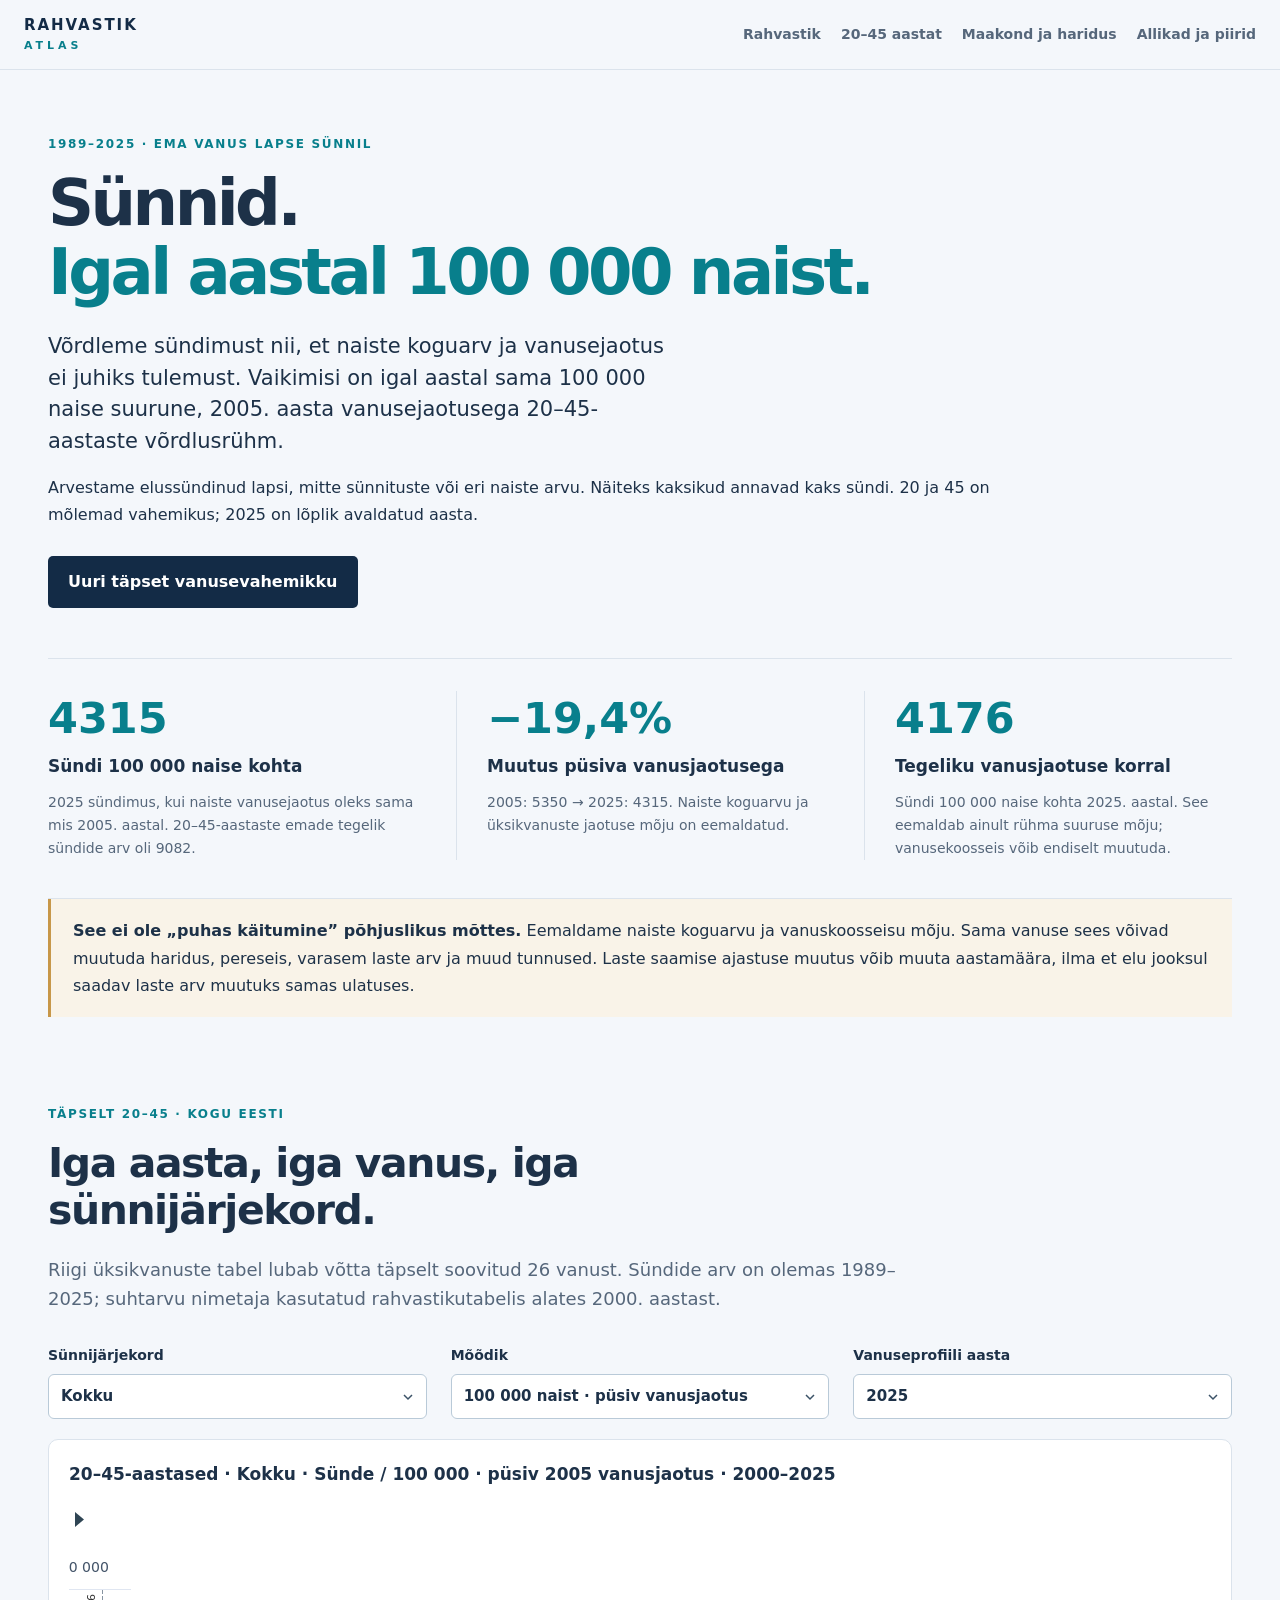
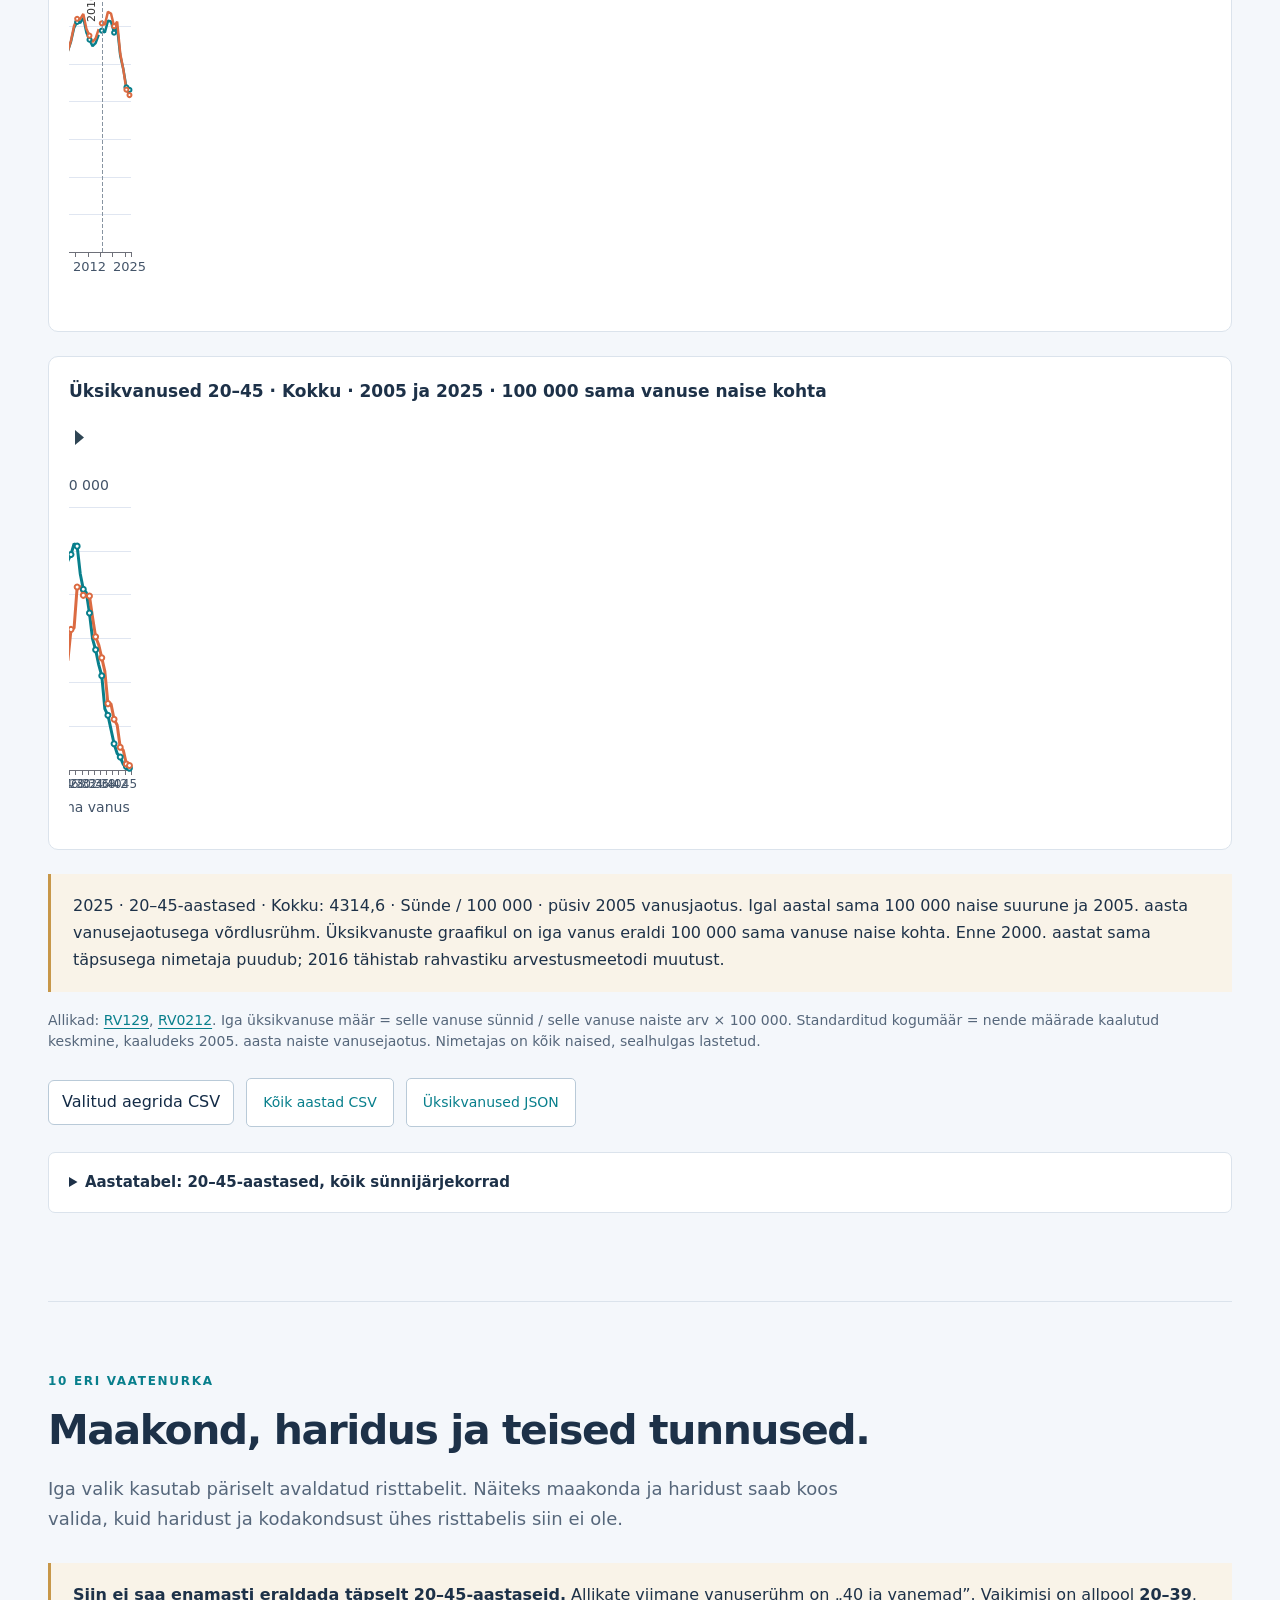
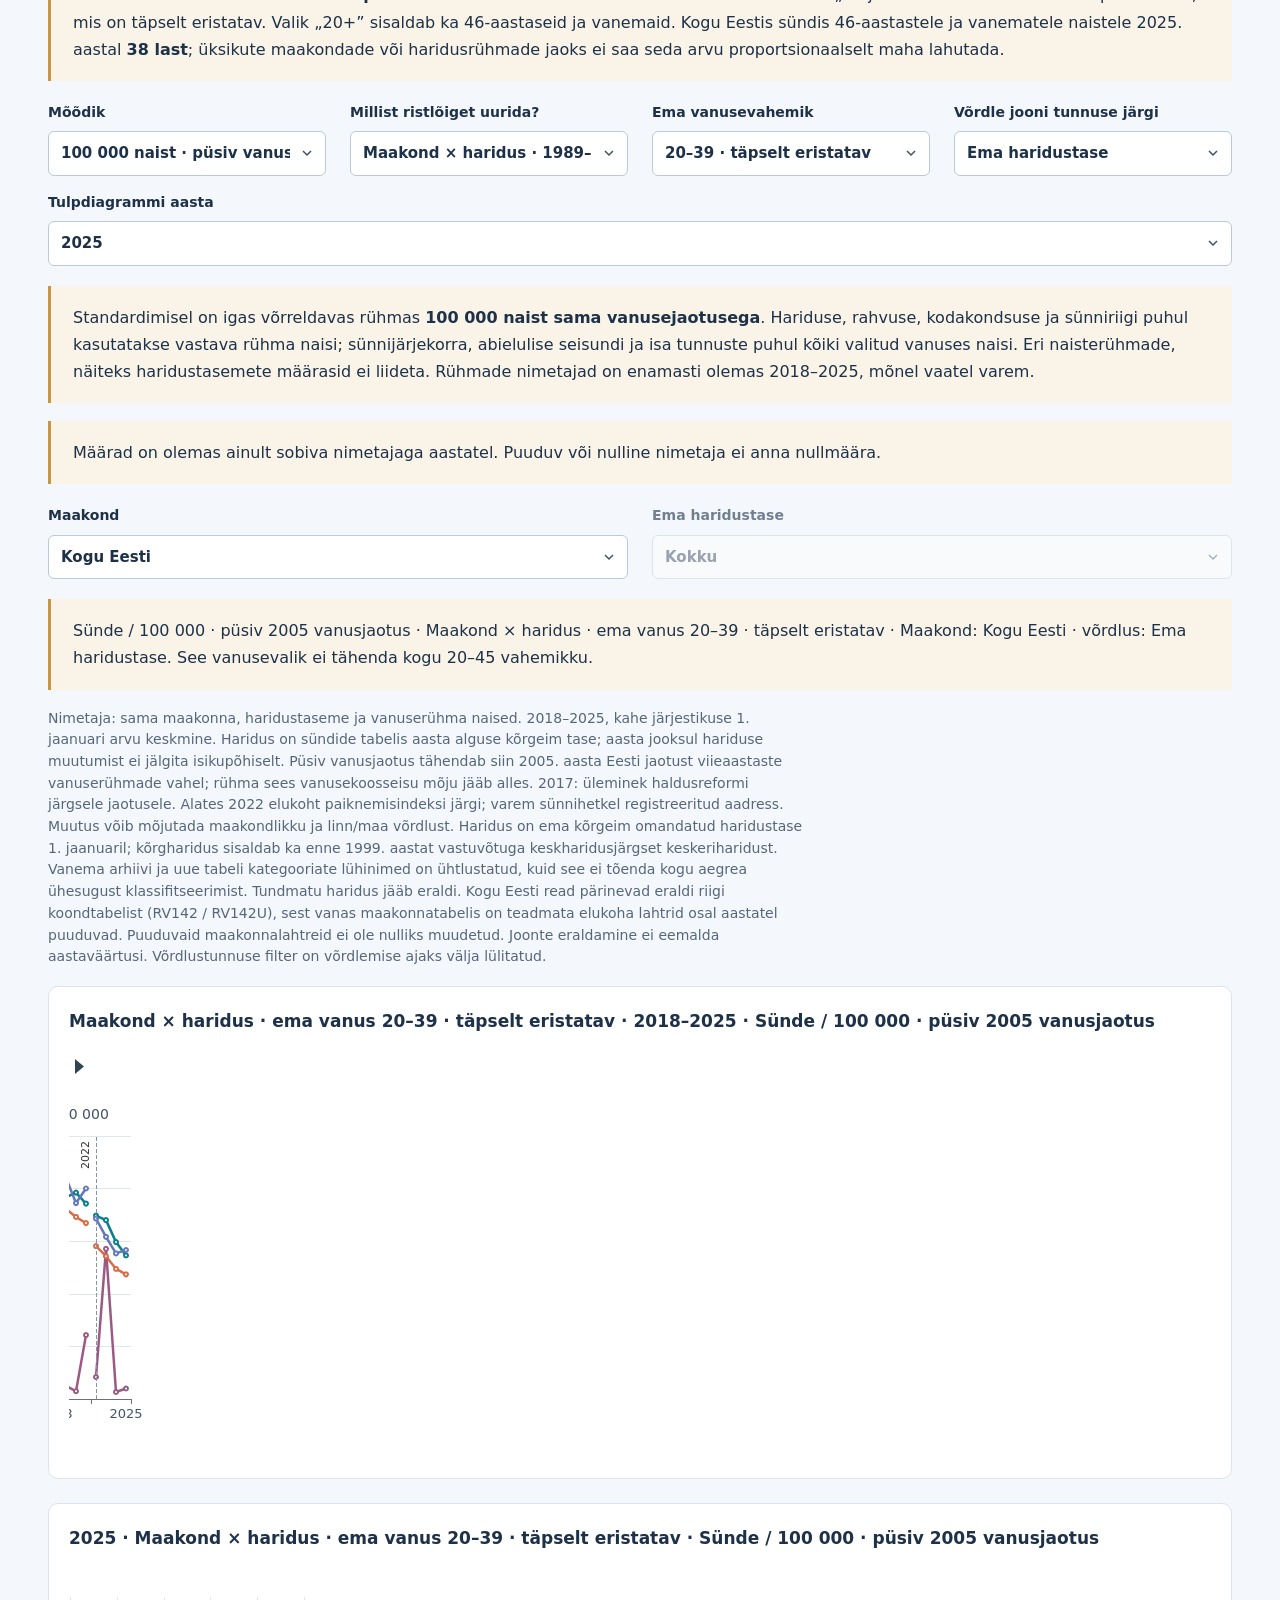
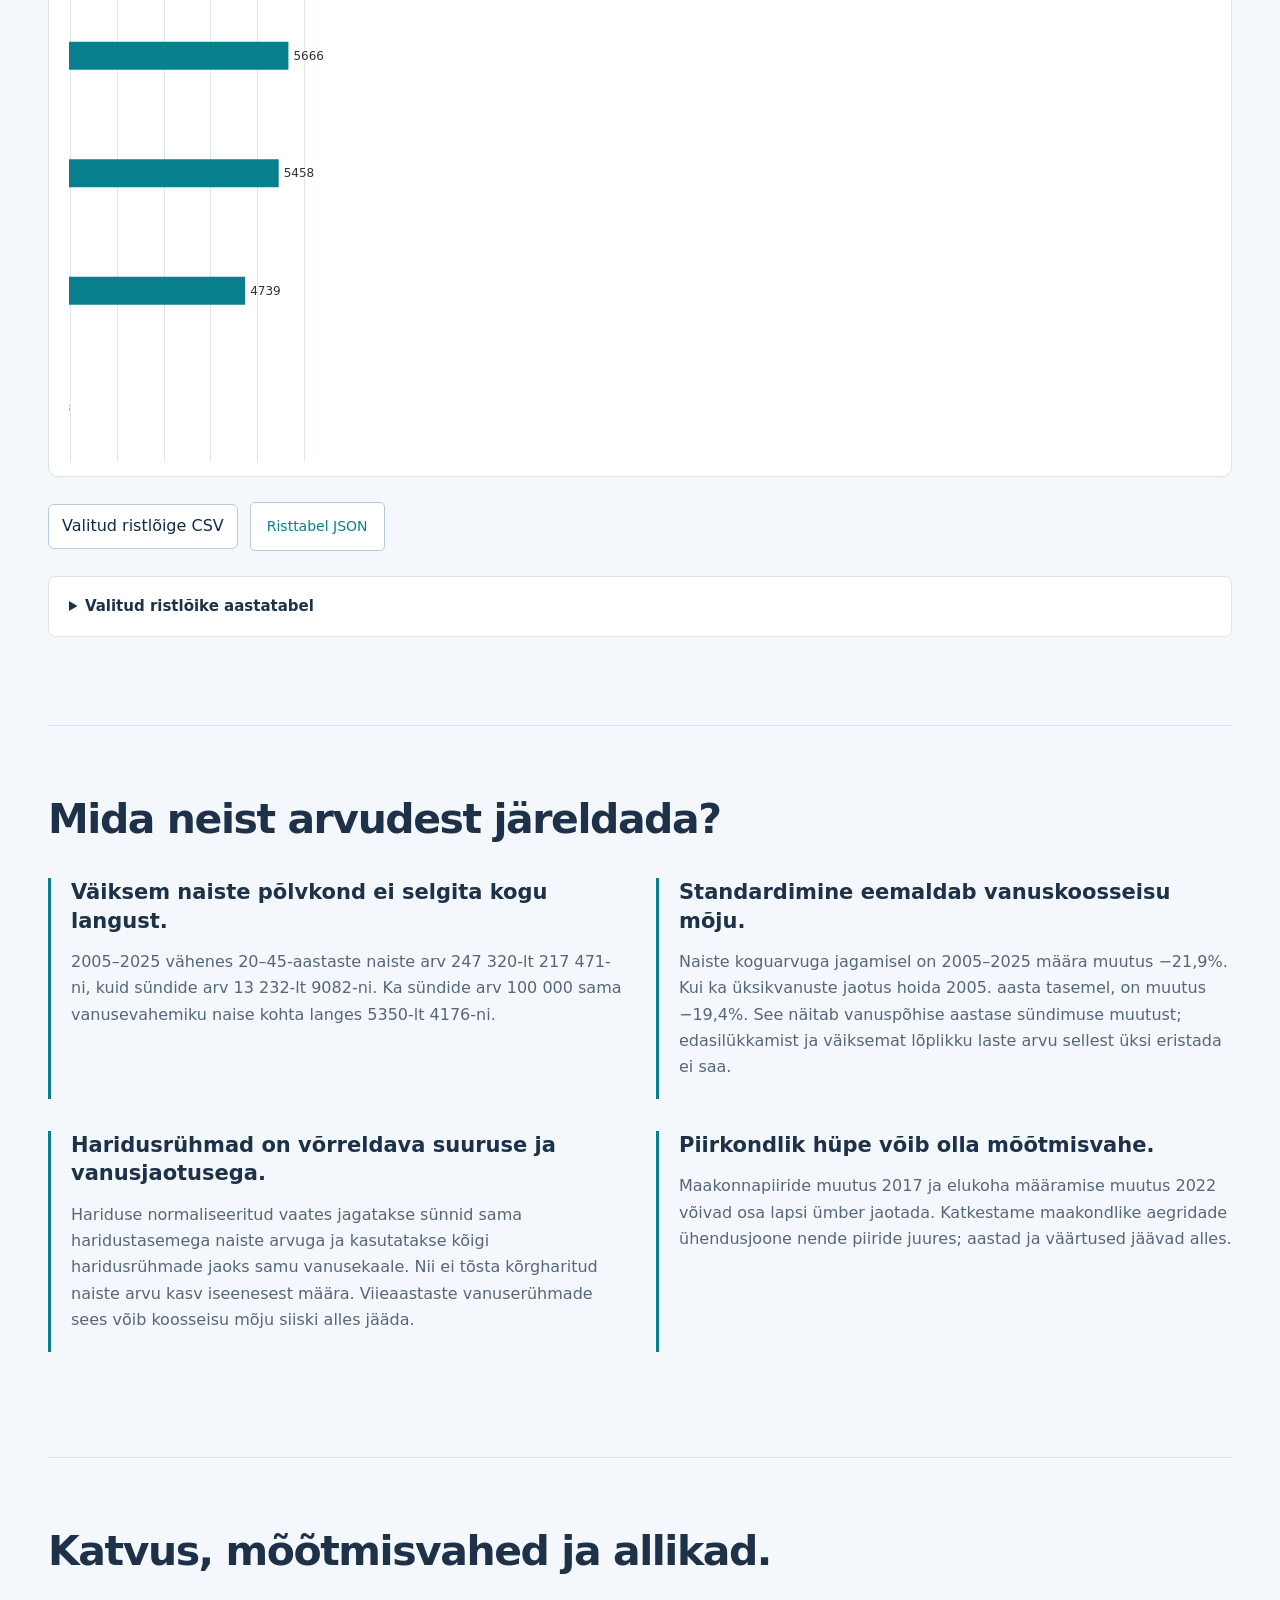
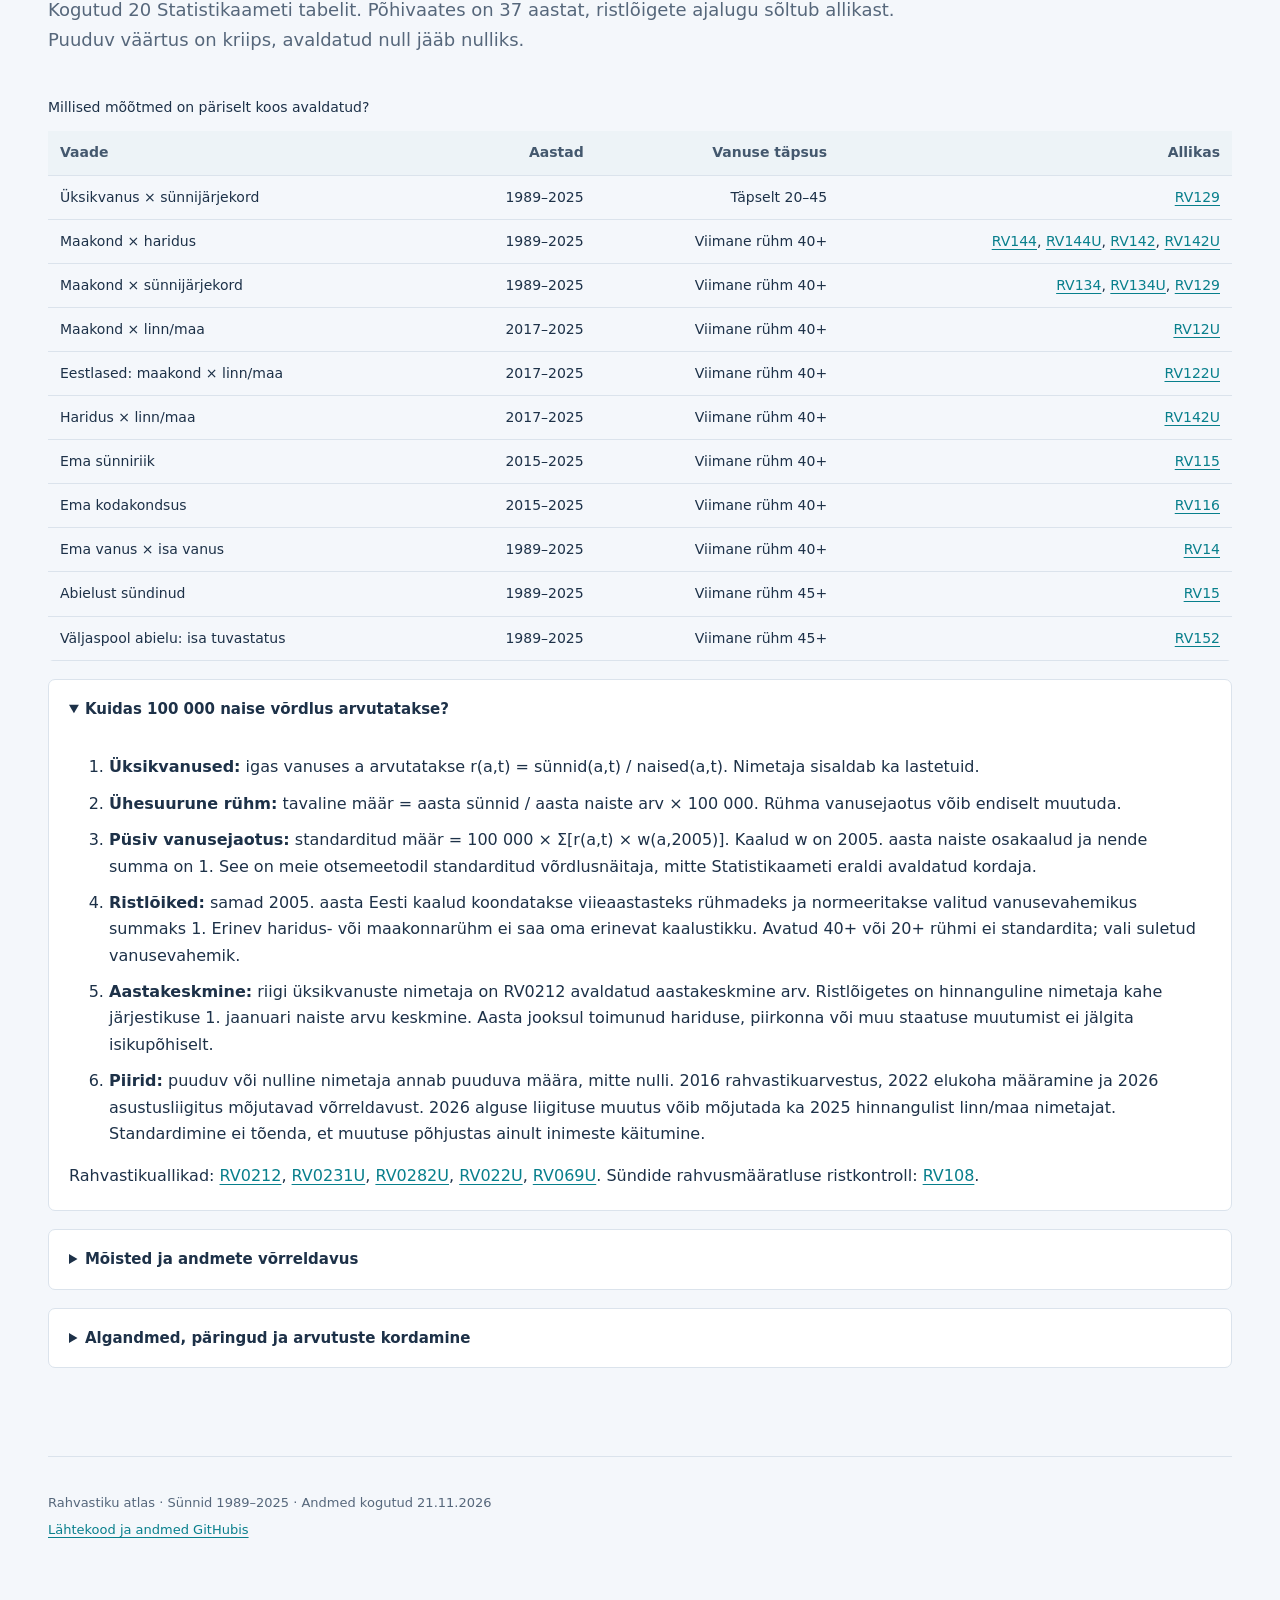
<file: births.html>
<!doctype html><html lang="et"><head><meta charset="utf-8"><meta name="viewport" content="width=device-width,initial-scale=1"><meta name="theme-color" content="#132b46"><meta name="description" content="Sünnid 20–45-aastastele naistele 1989–2025. Täpne vanus, sünnijärjekord, maakond, haridus, linn ja maa, kodakondsus ning sünniriik. Statistikaameti andmed ja mõõtmispiirid."><title>Sünnid ja emade vanus · Rahvastiku atlas</title><link rel="stylesheet" href="style.css"><link rel="stylesheet" href="births.css?v=2"><script defer src="vendor/echarts.min.js"></script><script type="module" src="births.js?v=2"></script></head><body>
<a class="skip" href="#main">Põhisisu juurde</a><header class="top"><a class="brand" href="index.html">RAHVASTIK<span>ATLAS</span></a><nav aria-label="Peamine"><a href="index.html">Rahvastik</a><a href="#tapne">20–45 aastat</a><a href="#ristloiked">Maakond ja haridus</a><a href="#meetod">Allikad ja piirid</a></nav></header>
<main id="main"><section class="births-hero"><p class="eyebrow">1989–2025 · EMA VANUS LAPSE SÜNNIL</p><h1>Sünnid.<br><em>Igal aastal 100&nbsp;000 naist.</em></h1><p class="lead">Võrdleme sündimust nii, et naiste koguarv ja vanusejaotus ei juhiks tulemust. Vaikimisi on igal aastal sama 100 000 naise suurune, 2005. aasta vanusejaotusega 20–45-aastaste võrdlusrühm.</p><p>Arvestame elussündinud lapsi, mitte sünnituste või eri naiste arvu. Näiteks kaksikud annavad kaks sündi. 20 ja 45 on mõlemad vahemikus; 2025 on lõplik avaldatud aasta.</p><a class="primary" href="#tapne">Uuri täpset vanusevahemikku</a></section>
<section class="takeaways" aria-label="20–45-aastased, standarditud sündimus"><article><span class="stat">4315</span><h2>Sündi 100 000 naise kohta</h2><p>2025 sündimus, kui naiste vanusejaotus oleks sama mis 2005. aastal. 20–45-aastaste emade tegelik sündide arv oli 9082.</p></article><article><span class="stat">−19,4%</span><h2>Muutus püsiva vanusjaotusega</h2><p>2005: 5350 → 2025: 4315. Naiste koguarvu ja üksikvanuste jaotuse mõju on eemaldatud.</p></article><article><span class="stat">4176</span><h2>Tegeliku vanusjaotuse korral</h2><p>Sündi 100 000 naise kohta 2025. aastal. See eemaldab ainult rühma suuruse mõju; vanusekoosseis võib endiselt muutuda.</p></article></section>
<p class="notice"><b>See ei ole „puhas käitumine” põhjuslikus mõttes.</b> Eemaldame naiste koguarvu ja vanuskoosseisu mõju. Sama vanuse sees võivad muutuda haridus, pereseis, varasem laste arv ja muud tunnused. Laste saamise ajastuse muutus võib muuta aastamäära, ilma et elu jooksul saadav laste arv muutuks samas ulatuses.</p>
<section class="section" id="tapne"><div class="section-heading"><p class="eyebrow">TÄPSELT 20–45 · KOGU EESTI</p><h2>Iga aasta, iga vanus, iga sünnijärjekord.</h2><p>Riigi üksikvanuste tabel lubab võtta täpselt soovitud 26 vanust. Sündide arv on olemas 1989–2025; suhtarvu nimetaja kasutatud rahvastikutabelis alates 2000. aastast.</p></div>
<div class="controls"><label>Sünnijärjekord<select id="birth-parity"><option value="0">Kokku</option><option value="1">1. laps</option><option value="2">2. laps</option><option value="3">3. laps</option><option value="4">4. laps</option><option value="5">5. laps</option><option value="6">6. laps</option><option value="7">7. laps</option><option value="8">8. laps</option><option value="9">9. laps</option><option value="10">10. laps ja järgmised</option><option value="11">Sünnijärjekord teadmata</option></select></label><label>Mõõdik<select id="birth-metric"><option value="standard">100 000 naist · püsiv vanusjaotus</option><option value="per100k">100 000 naist · tegelik vanusjaotus</option><option value="count">Tegelik sündide arv</option></select></label><label>Vanuseprofiili aasta<select id="birth-year"><option>2025</option><option>2024</option><option>2023</option><option>2022</option><option>2021</option><option>2020</option><option>2019</option><option>2018</option><option>2017</option><option>2016</option><option>2015</option><option>2014</option><option>2013</option><option>2012</option><option>2011</option><option>2010</option><option>2009</option><option>2008</option><option>2007</option><option>2006</option><option>2005</option><option>2004</option><option>2003</option><option>2002</option><option>2001</option><option>2000</option><option>1999</option><option>1998</option><option>1997</option><option>1996</option><option>1995</option><option>1994</option><option>1993</option><option>1992</option><option>1991</option><option>1990</option><option>1989</option></select></label></div>
<p id="birth-status" role="status" class="load-status">Laadin vanuseandmeid… Aastatabel on juba allpool loetav.</p>
<figure class="chart-card"><figcaption id="birth-trend-title">20–45-aastastele naistele sündinud lapsed · 1989–2025</figcaption><div class="chart" id="birth-trend" role="img" aria-labelledby="birth-trend-title"></div></figure>
<figure class="chart-card"><figcaption id="birth-profile-title">Üksikvanused 20–45 · valitud aasta ja 2005. aasta võrdlus</figcaption><div class="chart" id="birth-profile" role="img" aria-labelledby="birth-profile-title"></div></figure>
<p id="exact-context" class="notice">Sünnid 20–45-aastastele emadele; mõlemad piirvanused on kaasatud.</p>
<p class="source">Allikad: <a href="https://andmed.stat.ee/et/stat/RV129">RV129</a>, <a href="https://andmed.stat.ee/et/stat/RV0212">RV0212</a>. Iga üksikvanuse määr = selle vanuse sünnid / selle vanuse naiste arv × 100 000. Standarditud kogumäär = nende määrade kaalutud keskmine, kaaludeks 2005. aasta naiste vanusejaotus. Nimetajas on kõik naised, sealhulgas lastetud.</p>
<div class="downloads"><button id="exact-csv" type="button" disabled>Valitud aegrida CSV</button><a href="data/births/annual.csv" download>Kõik aastad CSV</a><a href="data/births/exact.json" download>Üksikvanused JSON</a></div>
<details><summary>Aastatabel: 20–45-aastased, kõik sünnijärjekorrad</summary><div class="table-wrap" tabindex="0" role="region" aria-label="Kõik aastad 1989–2025"><table><caption>Alati kõik sünnijärjekorrad; tabel ei muutu ülal oleva valikuga.</caption><thead><tr><th>Aasta</th><th>Elussündinud</th><th>Naisi, aastakeskmine</th><th>Sünde / 100 000</th><th>Standarditud / 100 000, 2005 vanusjaotus</th></tr></thead><tbody><tr><th scope="row">1989</th><td>21 483</td><td>—</td><td>—</td><td>—</td></tr><tr><th scope="row">1990</th><td>19 375</td><td>—</td><td>—</td><td>—</td></tr><tr><th scope="row">1991</th><td>16 549</td><td>—</td><td>—</td><td>—</td></tr><tr><th scope="row">1992</th><td>15 397</td><td>—</td><td>—</td><td>—</td></tr><tr><th scope="row">1993</th><td>13 001</td><td>—</td><td>—</td><td>—</td></tr><tr><th scope="row">1994</th><td>12 164</td><td>—</td><td>—</td><td>—</td></tr><tr><th scope="row">1995</th><td>11 656</td><td>—</td><td>—</td><td>—</td></tr><tr><th scope="row">1996</th><td>11 510</td><td>—</td><td>—</td><td>—</td></tr><tr><th scope="row">1997</th><td>11 068</td><td>—</td><td>—</td><td>—</td></tr><tr><th scope="row">1998</th><td>10 815</td><td>—</td><td>—</td><td>—</td></tr><tr><th scope="row">1999</th><td>11 096</td><td>—</td><td>—</td><td>—</td></tr><tr><th scope="row">2000</th><td>11 752</td><td>256 965</td><td>4573,4</td><td>4661,5</td></tr><tr><th scope="row">2001</th><td>11 397</td><td>254 780</td><td>4473,3</td><td>4544,5</td></tr><tr><th scope="row">2002</th><td>11 858</td><td>252 800</td><td>4690,7</td><td>4742,7</td></tr><tr><th scope="row">2003</th><td>11 936</td><td>251 145</td><td>4752,6</td><td>4789,0</td></tr><tr><th scope="row">2004</th><td>12 859</td><td>249 510</td><td>5153,7</td><td>5174,3</td></tr><tr><th scope="row">2005</th><td>13 232</td><td>247 320</td><td>5350,2</td><td>5350,2</td></tr><tr><th scope="row">2006</th><td>13 761</td><td>244 555</td><td>5627,0</td><td>5602,1</td></tr><tr><th scope="row">2007</th><td>14 598</td><td>242 360</td><td>6023,3</td><td>5965,8</td></tr><tr><th scope="row">2008</th><td>14 969</td><td>241 155</td><td>6207,2</td><td>6121,5</td></tr><tr><th scope="row">2009</th><td>14 904</td><td>240 470</td><td>6197,9</td><td>6099,2</td></tr><tr><th scope="row">2010</th><td>15 170</td><td>239 410</td><td>6336,4</td><td>6231,9</td></tr><tr><th scope="row">2011</th><td>14 116</td><td>237 446</td><td>5944,9</td><td>5844,5</td></tr><tr><th scope="row">2012</th><td>13 552</td><td>235 323</td><td>5758,9</td><td>5648,9</td></tr><tr><th scope="row">2013</th><td>13 024</td><td>232 971</td><td>5590,4</td><td>5479,8</td></tr><tr><th scope="row">2014</th><td>13 084</td><td>230 187</td><td>5684,1</td><td>5557,8</td></tr><tr><th scope="row">2015</th><td>13 530</td><td>228 056</td><td>5932,8</td><td>5780,9</td></tr><tr><th scope="row">2016</th><td>13 732</td><td>225 640</td><td>6085,8</td><td>5891,6</td></tr><tr><th scope="row">2017</th><td>13 470</td><td>222 542</td><td>6052,8</td><td>5841,9</td></tr><tr><th scope="row">2018</th><td>14 060</td><td>219 961</td><td>6392,0</td><td>6152,7</td></tr><tr><th scope="row">2019</th><td>13 813</td><td>217 599</td><td>6347,9</td><td>6133,5</td></tr><tr><th scope="row">2020</th><td>12 930</td><td>215 126</td><td>6010,4</td><td>5836,8</td></tr><tr><th scope="row">2021</th><td>13 058</td><td>213 015</td><td>6130,1</td><td>5982,1</td></tr><tr><th scope="row">2022</th><td>11 436</td><td>216 470</td><td>5282,9</td><td>5232,2</td></tr><tr><th scope="row">2023</th><td>10 752</td><td>221 204</td><td>4860,7</td><td>4867,0</td></tr><tr><th scope="row">2024</th><td>9522</td><td>220 457</td><td>4319,2</td><td>4385,0</td></tr><tr><th scope="row">2025</th><td>9082</td><td>217 471</td><td>4176,2</td><td>4314,6</td></tr></tbody></table></div></details></section>
<section class="section" id="ristloiked"><div class="section-heading"><p class="eyebrow">10 ERI VAATENURKA</p><h2>Maakond, haridus ja teised tunnused.</h2><p>Iga valik kasutab päriselt avaldatud risttabelit. Näiteks maakonda ja haridust saab koos valida, kuid haridust ja kodakondsust ühes risttabelis siin ei ole.</p></div>
<p class="notice"><b>Siin ei saa enamasti eraldada täpselt 20–45-aastaseid.</b> Allikate viimane vanuserühm on „40 ja vanemad”. Vaikimisi on allpool <b>20–39</b>, mis on täpselt eristatav. Valik „20+” sisaldab ka 46-aastaseid ja vanemaid. Kogu Eestis sündis 46-aastastele ja vanematele naistele 2025. aastal <b>38 last</b>; üksikute maakondade või haridusrühmade jaoks ei saa seda arvu proportsionaalselt maha lahutada.</p>
<div class="controls"><label>Mõõdik<select id="cube-metric"><option value="standard">100 000 naist · püsiv vanusjaotus</option><option value="per100k">100 000 naist · tegelik vanusjaotus</option><option value="count">Tegelik sündide arv</option></select></label><label>Millist ristlõiget uurida?<select id="cube-source"><option value="education">Maakond × haridus · 1989–2025</option><option value="order">Maakond × sünnijärjekord · 1989–2025</option><option value="settlement">Maakond × linn/maa · 2017–2025</option><option value="estonian">Eestlased: maakond × linn/maa · 2017–2025</option><option value="education-settlement">Haridus × linn/maa · 2017–2025</option><option value="origin">Ema sünniriik · 2015–2025</option><option value="citizenship">Ema kodakondsus · 2015–2025</option><option value="father">Ema vanus × isa vanus · 1989–2025</option><option value="married">Abielust sündinud · 1989–2025</option><option value="unmarried">Väljaspool abielu: isa tuvastatus · 1989–2025</option></select></label><label>Ema vanusevahemik<select id="cube-age"><option value="20-39">20–39 · täpselt eristatav</option></select></label><label>Võrdle jooni tunnuse järgi<select id="cube-compare"><option value="">Üks valitud rühm</option></select></label><label>Tulpdiagrammi aasta<select id="cube-year"><option>2025</option></select></label></div>
<p class="notice">Standardimisel on igas võrreldavas rühmas <b>100 000 naist sama vanusejaotusega</b>. Hariduse, rahvuse, kodakondsuse ja sünniriigi puhul kasutatakse vastava rühma naisi; sünnijärjekorra, abielulise seisundi ja isa tunnuste puhul kõiki valitud vanuses naisi. Eri naisterühmade, näiteks haridustasemete määrasid ei liideta. Rühmade nimetajad on enamasti olemas 2018–2025, mõnel vaatel varem.</p><p id="cube-rate-status" class="notice" role="status"></p><div id="cube-filters" class="controls"></div><p id="cube-status" class="load-status" role="status">Laadin esimese ristlõike…</p><p id="cube-context" class="notice" aria-live="polite">Maakond × haridus · 20–39-aastased · kogu Eesti.</p><p id="cube-method" class="small"></p>
<figure class="chart-card"><figcaption id="cube-trend-title">Valitud ristlõike elussünnid aastate kaupa</figcaption><div class="chart" id="cube-trend" role="img" aria-labelledby="cube-trend-title"></div></figure><figure class="chart-card"><figcaption id="cube-bars-title">Valitud ristlõike elussünnid valitud aastal</figcaption><div class="chart" id="cube-bars" role="img" aria-labelledby="cube-bars-title"></div></figure>
<div class="downloads"><button id="cube-csv" type="button" disabled>Valitud ristlõige CSV</button><a id="cube-json" href="data/births/education.json" download>Risttabel JSON</a></div><details><summary>Valitud ristlõike aastatabel</summary><div id="cube-table" class="table-wrap" tabindex="0" role="region" aria-label="Valitud ristlõike tabel"></div></details>
<noscript><p class="notice">Ristlõigete valikud ja graafikud vajavad JavaScripti. Kõik allikad ning täpse vanusevahemiku aastatabel on ka ilma selleta loetavad.</p></noscript></section>
<section class="section"><div class="section-heading"><h2>Mida neist arvudest järeldada?</h2></div><div class="conclusion-grid"><article><h3>Väiksem naiste põlvkond ei selgita kogu langust.</h3><p>2005–2025 vähenes 20–45-aastaste naiste arv 247 320-lt 217 471-ni, kuid sündide arv 13 232-lt 9082-ni. Ka sündide arv 100 000 sama vanusevahemiku naise kohta langes 5350-lt 4176-ni.</p></article><article><h3>Standardimine eemaldab vanuskoosseisu mõju.</h3><p>Naiste koguarvuga jagamisel on 2005–2025 määra muutus −21,9%. Kui ka üksikvanuste jaotus hoida 2005. aasta tasemel, on muutus −19,4%. See näitab vanuspõhise aastase sündimuse muutust; edasilükkamist ja väiksemat lõplikku laste arvu sellest üksi eristada ei saa.</p></article><article><h3>Haridusrühmad on võrreldava suuruse ja vanusjaotusega.</h3><p>Hariduse normaliseeritud vaates jagatakse sünnid sama haridustasemega naiste arvuga ja kasutatakse kõigi haridusrühmade jaoks samu vanusekaale. Nii ei tõsta kõrgharitud naiste arvu kasv iseenesest määra. Viieaastaste vanuserühmade sees võib koosseisu mõju siiski alles jääda.</p></article><article><h3>Piirkondlik hüpe võib olla mõõtmisvahe.</h3><p>Maakonnapiiride muutus 2017 ja elukoha määramise muutus 2022 võivad osa lapsi ümber jaotada. Katkestame maakondlike aegridade ühendusjoone nende piiride juures; aastad ja väärtused jäävad alles.</p></article></div></section>
<section class="section" id="meetod"><div class="section-heading"><h2>Katvus, mõõtmisvahed ja allikad.</h2><p>Kogutud 20 Statistikaameti tabelit. Põhivaates on 37 aastat, ristlõigete ajalugu sõltub allikast. Puuduv väärtus on kriips, avaldatud null jääb nulliks.</p></div>
<div class="table-wrap" tabindex="0"><table><caption>Millised mõõtmed on päriselt koos avaldatud?</caption><thead><tr><th>Vaade</th><th>Aastad</th><th>Vanuse täpsus</th><th>Allikas</th></tr></thead><tbody><tr><td>Üksikvanus × sünnijärjekord</td><td>1989–2025</td><td>Täpselt 20–45</td><td><a href="https://andmed.stat.ee/et/stat/RV129">RV129</a></td></tr><tr><td>Maakond × haridus</td><td>1989–2025</td><td>Viimane rühm 40+</td><td><a href="https://andmed.stat.ee/et/stat/RV144">RV144</a>, <a href="https://andmed.stat.ee/et/stat/RV144U">RV144U</a>, <a href="https://andmed.stat.ee/et/stat/RV142">RV142</a>, <a href="https://andmed.stat.ee/et/stat/RV142U">RV142U</a></td></tr><tr><td>Maakond × sünnijärjekord</td><td>1989–2025</td><td>Viimane rühm 40+</td><td><a href="https://andmed.stat.ee/et/stat/RV134">RV134</a>, <a href="https://andmed.stat.ee/et/stat/RV134U">RV134U</a>, <a href="https://andmed.stat.ee/et/stat/RV129">RV129</a></td></tr><tr><td>Maakond × linn/maa</td><td>2017–2025</td><td>Viimane rühm 40+</td><td><a href="https://andmed.stat.ee/et/stat/RV12U">RV12U</a></td></tr><tr><td>Eestlased: maakond × linn/maa</td><td>2017–2025</td><td>Viimane rühm 40+</td><td><a href="https://andmed.stat.ee/et/stat/RV122U">RV122U</a></td></tr><tr><td>Haridus × linn/maa</td><td>2017–2025</td><td>Viimane rühm 40+</td><td><a href="https://andmed.stat.ee/et/stat/RV142U">RV142U</a></td></tr><tr><td>Ema sünniriik</td><td>2015–2025</td><td>Viimane rühm 40+</td><td><a href="https://andmed.stat.ee/et/stat/RV115">RV115</a></td></tr><tr><td>Ema kodakondsus</td><td>2015–2025</td><td>Viimane rühm 40+</td><td><a href="https://andmed.stat.ee/et/stat/RV116">RV116</a></td></tr><tr><td>Ema vanus × isa vanus</td><td>1989–2025</td><td>Viimane rühm 40+</td><td><a href="https://andmed.stat.ee/et/stat/RV14">RV14</a></td></tr><tr><td>Abielust sündinud</td><td>1989–2025</td><td>Viimane rühm 45+</td><td><a href="https://andmed.stat.ee/et/stat/RV15">RV15</a></td></tr><tr><td>Väljaspool abielu: isa tuvastatus</td><td>1989–2025</td><td>Viimane rühm 45+</td><td><a href="https://andmed.stat.ee/et/stat/RV152">RV152</a></td></tr></tbody></table></div>
<details open><summary>Kuidas 100 000 naise võrdlus arvutatakse?</summary><ol><li><b>Üksikvanused:</b> igas vanuses a arvutatakse r(a,t) = sünnid(a,t) / naised(a,t). Nimetaja sisaldab ka lastetuid.</li><li><b>Ühesuurune rühm:</b> tavaline määr = aasta sünnid / aasta naiste arv × 100 000. Rühma vanusejaotus võib endiselt muutuda.</li><li><b>Püsiv vanusejaotus:</b> standarditud määr = 100 000 × Σ[r(a,t) × w(a,2005)]. Kaalud w on 2005. aasta naiste osakaalud ja nende summa on 1. See on meie otsemeetodil standarditud võrdlusnäitaja, mitte Statistikaameti eraldi avaldatud kordaja.</li><li><b>Ristlõiked:</b> samad 2005. aasta Eesti kaalud koondatakse viieaastasteks rühmadeks ja normeeritakse valitud vanusevahemikus summaks 1. Erinev haridus- või maakonnarühm ei saa oma erinevat kaalustikku. Avatud 40+ või 20+ rühmi ei standardita; vali suletud vanusevahemik.</li><li><b>Aastakeskmine:</b> riigi üksikvanuste nimetaja on RV0212 avaldatud aastakeskmine arv. Ristlõigetes on hinnanguline nimetaja kahe järjestikuse 1. jaanuari naiste arvu keskmine. Aasta jooksul toimunud hariduse, piirkonna või muu staatuse muutumist ei jälgita isikupõhiselt.</li><li><b>Piirid:</b> puuduv või nulline nimetaja annab puuduva määra, mitte nulli. 2016 rahvastikuarvestus, 2022 elukoha määramine ja 2026 asustusliigitus mõjutavad võrreldavust. 2026 alguse liigituse muutus võib mõjutada ka 2025 hinnangulist linn/maa nimetajat. Standardimine ei tõenda, et muutuse põhjustas ainult inimeste käitumine.</li></ol><p>Rahvastikuallikad: <a href="https://andmed.stat.ee/et/stat/RV0212">RV0212</a>, <a href="https://andmed.stat.ee/et/stat/RV0231U">RV0231U</a>, <a href="https://andmed.stat.ee/et/stat/RV0282U">RV0282U</a>, <a href="https://andmed.stat.ee/et/stat/RV022U">RV022U</a>, <a href="https://andmed.stat.ee/et/stat/RV069U">RV069U</a>. Sündide rahvusmääratluse ristkontroll: <a href="https://andmed.stat.ee/et/stat/RV108">RV108</a>.</p></details><details><summary>Mõisted ja andmete võrreldavus</summary><ul><li><b>Katvus:</b> Eesti alaliste elanike elussünnid, sealhulgas välismaal toimunud sündmused. TAI Eestis toimunud sündide statistikal on teine katvus.</li><li><b>Vanus:</b> ema täisaastates vanus lapse sünnil. See ei ole sünniaastakohort ega naise laste arv elu jooksul.</li><li><b>Haridus:</b> kõrgeim omandatud tase 1. jaanuaril. Kõrghariduse alla kuulub ka keskharidusjärgne keskeriharidus, kuhu Eestis võeti vastu kuni 1999. aastani. Arhiivi ja uue tabeli kolme taseme lühinimed on ühtlustatud; kategooriate täielikku ajaloolist samaväärsust ei eeldata.</li><li><b>2017:</b> vana ja uus maakonnatabel on ühendatud aastate järgi; varasemaid maakonnapiire ei ole tagantjärele ümber arvutatud. Riigi haridus- ja sünnijärjekorra read tulevad eraldi riigi koondtabelist: vanema maakonnatabeli teadmata elukoht on osal aastatel puudu. Puuduvat väärtust ei loeta nulliks.</li><li><b>2022:</b> sünnihetke registriaadress asendus paiknemisindeksil põhineva elukohaga. Joon on katkestatud, mitte aastaväärtus eemaldatud.</li><li><b>Rahvus:</b> RV122U „eestlased” on rahvusmääratlus, mitte kodakondsuse või sünniriigi filter. 2023–2025 rahvuse andmeid korrigeeriti 26.05.2026.</li><li><b>Rahvastiku nimetaja:</b> RV0212 aastakeskmine naiste arv. Vanemad rahvastikuhinnangud ja alates 2016 residentsusindeksil põhinev arvestus ei ole täiesti ühesuguse metoodikaga. Suhtarvu joonel märgime 2016 piiri.</li><li><b>Leitud kogusummade erinevus:</b> 20–39-aastaste abielust ja väljaspool abielu sündide summa (RV15 + RV152) jääb RV129 üksikvanuste summast väiksemaks: 2014. aastal 3 lapse võrra; 2015. aastal 14 lapse võrra. Erinevuse põhjus ei selgu kasutatud tabelitest. Algväärtused on säilitatud; neid ei ole sunnitud võrdseks.</li><li><b>Piiratud ajakohasus:</b> ema sotsiaal-majandusliku seisundi maakonnatabel RV148U lõpeb 2017. aastaga; selle põhjal ei saa teha 2025. aastani ulatuvat tööseisundi graafikut.</li><li><b>Ei ole ühist kõigi tunnuste tabelit:</b> haridus, rahvus, sünniriik ja kodakondsus ei ole siin korraga ristatud. Alamkategooriaid ei liideta uuesti nende ülemkategooriale; Tallinn kuulub Harjumaa sisse.</li></ul></details>
<details><summary>Algandmed, päringud ja arvutuste kordamine</summary><p>Kõik teisendused on tehtud JavaScriptis. Ristlõiked laaditakse ükshaaval; riigi põhiandmete laadimine ei oota suuri algtabeleid. Graafikud kasutavad SVG-d, sama sisu saab lugeda tabelist või CSV-failist.</p><div class="downloads"><a href="data/births/sources.json" download>Allikad ja SHA-256 kontrollsummad</a><a href="data/reproduce.ndjson.gz" download>Algandmed ja Node.js arvutuskood</a></div><p class="source"><a href="https://andmed.stat.ee/et/stat/RV129">RV129: ELUSSÜNDINUD EMA VANUSE JA SÜNNIJÄRJEKORRA JÄRGI</a><br><a href="data/births/RV129.json">Algandmed</a> · <a href="data/births/RV129.meta.json">Muutujad</a> · <a href="data/births/RV129.query.json">API päring</a></p><p class="source"><a href="https://andmed.stat.ee/et/stat/RV0212">RV0212: RAHVASTIK AASTA ALGUSES JA AASTAKESKMINE RAHVAARV SOO JA VANUSE JÄRGI</a><br><a href="data/births/RV0212.json">Algandmed</a> · <a href="data/births/RV0212.meta.json">Muutujad</a> · <a href="data/births/RV0212.query.json">API päring</a></p><p class="source"><a href="https://andmed.stat.ee/et/stat/RV144">RV144: ELUSSÜNDINUD EMA VANUSE, HARIDUSTASEME JA MAAKONNA JÄRGI (1989–2016)</a><br><a href="data/births/RV144.json">Algandmed</a> · <a href="data/births/RV144.meta.json">Muutujad</a> · <a href="data/births/RV144.query.json">API päring</a></p><p class="source"><a href="https://andmed.stat.ee/et/stat/RV144U">RV144U: ELUSSÜNDINUD EMA VANUSE, HARIDUSTASEME JA MAAKONNA JÄRGI</a><br><a href="data/births/RV144U.json">Algandmed</a> · <a href="data/births/RV144U.meta.json">Muutujad</a> · <a href="data/births/RV144U.query.json">API päring</a></p><p class="source"><a href="https://andmed.stat.ee/et/stat/RV142">RV142: ELUSSÜNDINUD EMA VANUSE, HARIDUSTASEME JA ASUSTUSÜKSUSE LIIGI JÄRGI (1989–2016)</a><br><a href="data/births/RV142.json">Algandmed</a> · <a href="data/births/RV142.meta.json">Muutujad</a> · <a href="data/births/RV142.query.json">API päring</a></p><p class="source"><a href="https://andmed.stat.ee/et/stat/RV134">RV134: ELUSSÜNDINUD SÜNNIJÄRJEKORRA, EMA VANUSE JA MAAKONNA JÄRGI (1989–2016)</a><br><a href="data/births/RV134.json">Algandmed</a> · <a href="data/births/RV134.meta.json">Muutujad</a> · <a href="data/births/RV134.query.json">API päring</a></p><p class="source"><a href="https://andmed.stat.ee/et/stat/RV134U">RV134U: ELUSSÜNDINUD SÜNNIJÄRJEKORRA, EMA VANUSE JA MAAKONNA JÄRGI</a><br><a href="data/births/RV134U.json">Algandmed</a> · <a href="data/births/RV134U.meta.json">Muutujad</a> · <a href="data/births/RV134U.query.json">API päring</a></p><p class="source"><a href="https://andmed.stat.ee/et/stat/RV12U">RV12U: ELUSSÜNDINUD EMA VANUSE, MAAKONNA JA ASUSTUSÜKSUSE LIIGI JÄRGI</a><br><a href="data/births/RV12U.json">Algandmed</a> · <a href="data/births/RV12U.meta.json">Muutujad</a> · <a href="data/births/RV12U.query.json">API päring</a></p><p class="source"><a href="https://andmed.stat.ee/et/stat/RV122U">RV122U: ELUSSÜNDINUD EMA VANUSE, MAAKONNA JA ASUSTUSÜKSUSE LIIGI JÄRGI. EESTLASED</a><br><a href="data/births/RV122U.json">Algandmed</a> · <a href="data/births/RV122U.meta.json">Muutujad</a> · <a href="data/births/RV122U.query.json">API päring</a></p><p class="source"><a href="https://andmed.stat.ee/et/stat/RV142U">RV142U: ELUSSÜNDINUD EMA VANUSE, HARIDUSTASEME JA ASUSTUSPIIRKONNA LIIGI JÄRGI</a><br><a href="data/births/RV142U.json">Algandmed</a> · <a href="data/births/RV142U.meta.json">Muutujad</a> · <a href="data/births/RV142U.query.json">API päring</a></p><p class="source"><a href="https://andmed.stat.ee/et/stat/RV115">RV115: ELUSSÜNDINUD EMA VANUSE JA SÜNNIRIIGI JÄRGI</a><br><a href="data/births/RV115.json">Algandmed</a> · <a href="data/births/RV115.meta.json">Muutujad</a> · <a href="data/births/RV115.query.json">API päring</a></p><p class="source"><a href="https://andmed.stat.ee/et/stat/RV116">RV116: ELUSSÜNDINUD EMA VANUSE JA KODAKONDSUSE JÄRGI</a><br><a href="data/births/RV116.json">Algandmed</a> · <a href="data/births/RV116.meta.json">Muutujad</a> · <a href="data/births/RV116.query.json">API päring</a></p><p class="source"><a href="https://andmed.stat.ee/et/stat/RV14">RV14: ELUSSÜNDINUD EMA JA ISA VANUSE JÄRGI</a><br><a href="data/births/RV14.json">Algandmed</a> · <a href="data/births/RV14.meta.json">Muutujad</a> · <a href="data/births/RV14.query.json">API päring</a></p><p class="source"><a href="https://andmed.stat.ee/et/stat/RV15">RV15: ABIELUST ELUSSÜNDINUD EMA VANUSERÜHMA JÄRGI</a><br><a href="data/births/RV15.json">Algandmed</a> · <a href="data/births/RV15.meta.json">Muutujad</a> · <a href="data/births/RV15.query.json">API päring</a></p><p class="source"><a href="https://andmed.stat.ee/et/stat/RV152">RV152: VÄLJASPOOL ABIELU ELUSSÜNDINUD ISA TUVASTATUSE JA EMA VANUSE JÄRGI</a><br><a href="data/births/RV152.json">Algandmed</a> · <a href="data/births/RV152.meta.json">Muutujad</a> · <a href="data/births/RV152.query.json">API päring</a></p><p class="source"><a href="https://andmed.stat.ee/et/stat/RV0231U">RV0231U: VÄHEMALT 15-AASTASED HARIDUSE, SOO, VANUSRÜHMA JA MAAKONNA JÄRGI, 1. JAANUAR</a><br><a href="data/births/RV0231U.json">Algandmed</a> · <a href="data/births/RV0231U.meta.json">Muutujad</a> · <a href="data/births/RV0231U.query.json">API päring</a></p><p class="source"><a href="https://andmed.stat.ee/et/stat/RV0282U">RV0282U: RAHVASTIK SOO, VANUSERÜHMA JA ELUKOHA JÄRGI, 1. JAANUAR</a><br><a href="data/births/RV0282U.json">Algandmed</a> · <a href="data/births/RV0282U.meta.json">Muutujad</a> · <a href="data/births/RV0282U.query.json">API päring</a></p><p class="source"><a href="https://andmed.stat.ee/et/stat/RV069U">RV069U: RAHVASTIK SÜNNIRIIGI/KODAKONDSUSE, MAAKONNA, SOO JA VANUSERÜHMA JÄRGI, 1.JAANUAR</a><br><a href="data/births/RV069U.json">Algandmed</a> · <a href="data/births/RV069U.meta.json">Muutujad</a> · <a href="data/births/RV069U.query.json">API päring</a></p><p class="source"><a href="https://andmed.stat.ee/et/stat/RV022U">RV022U: RAHVASTIK SOO, VANUSERÜHMA, RAHVUSE JA MAAKONNA JÄRGI, 1. JAANUAR</a><br><a href="data/births/RV022U.json">Algandmed</a> · <a href="data/births/RV022U.meta.json">Muutujad</a> · <a href="data/births/RV022U.query.json">API päring</a></p><p class="source"><a href="https://andmed.stat.ee/et/stat/RV108">RV108: ELUSSÜNDINUD VANEMATE RAHVUSE JÄRGI</a><br><a href="data/births/RV108.json">Algandmed</a> · <a href="data/births/RV108.meta.json">Muutujad</a> · <a href="data/births/RV108.query.json">API päring</a></p></details></section></main><footer><p>Rahvastiku atlas · Sünnid 1989–2025 · Andmed kogutud 21.11.2026</p><a href="https://github.com/iiton/eesti-rahvastik">Lähtekood ja andmed GitHubis</a></footer></body></html>
</file>
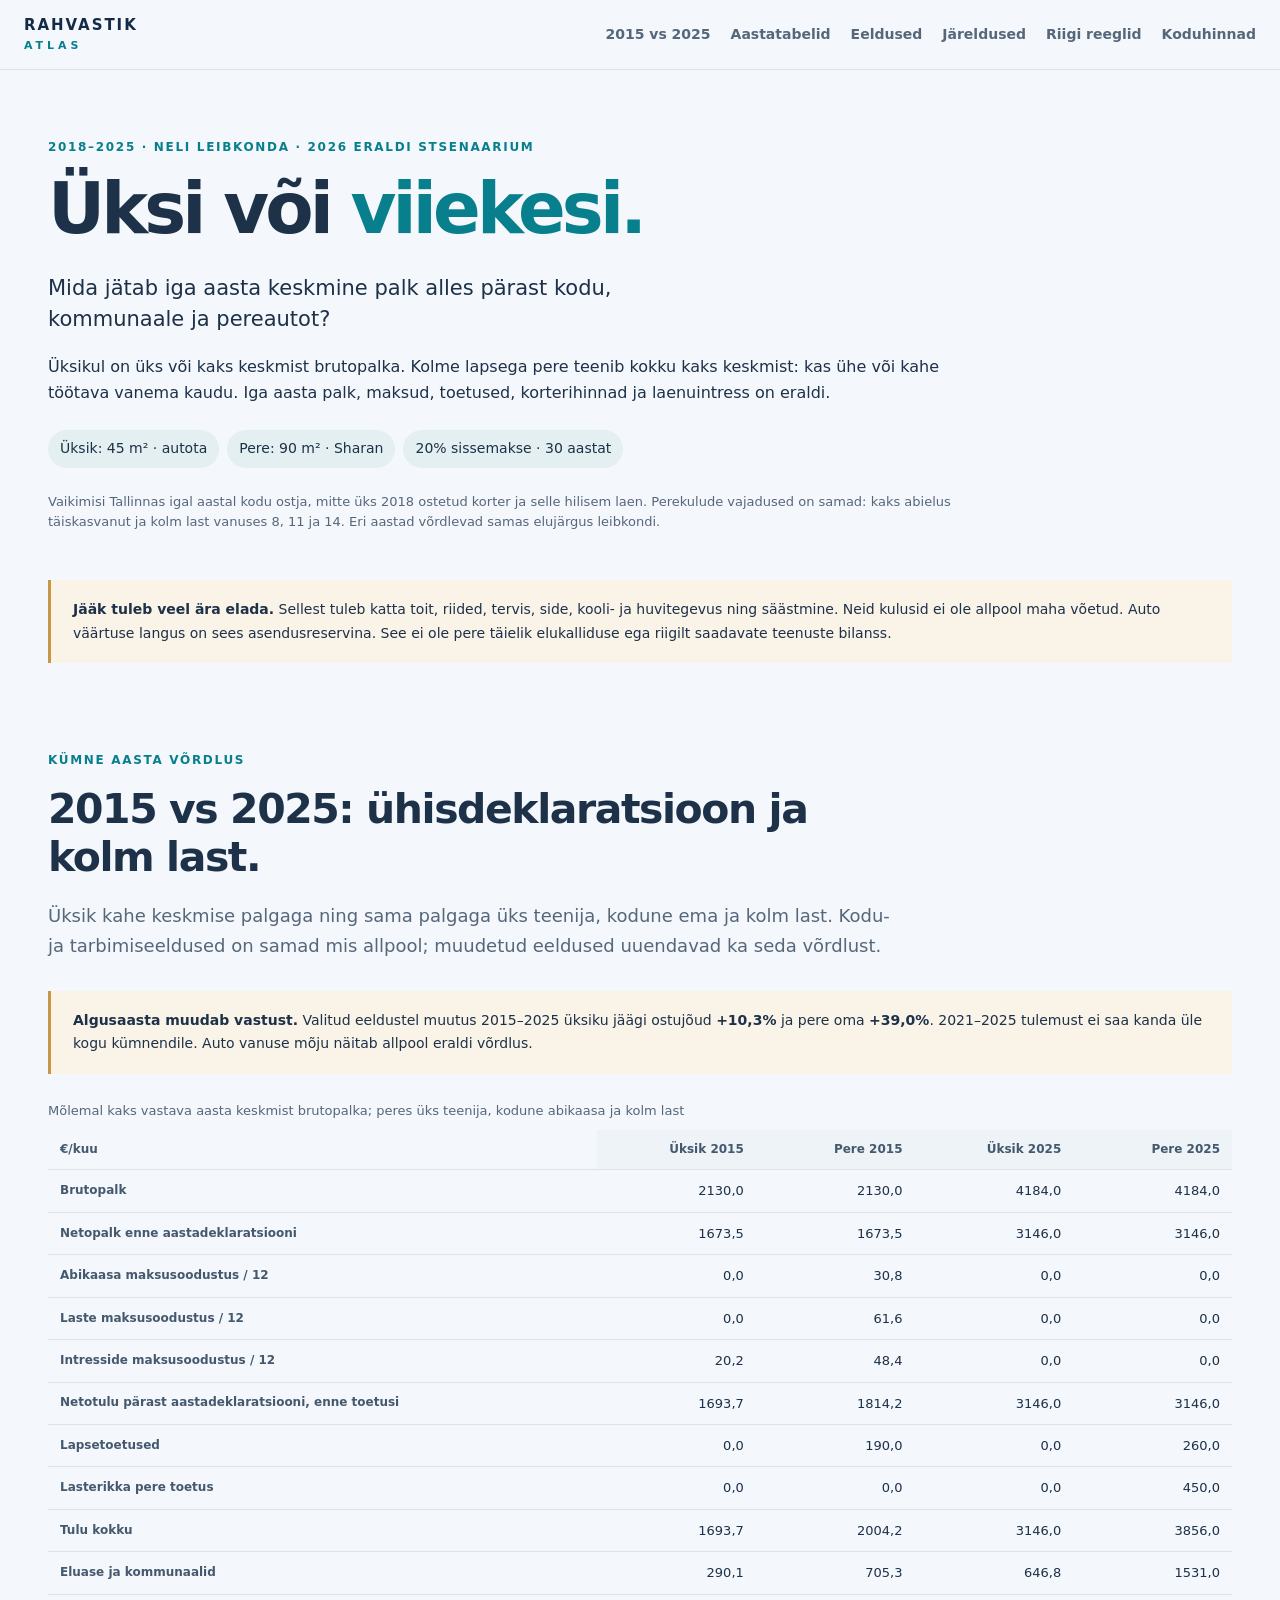
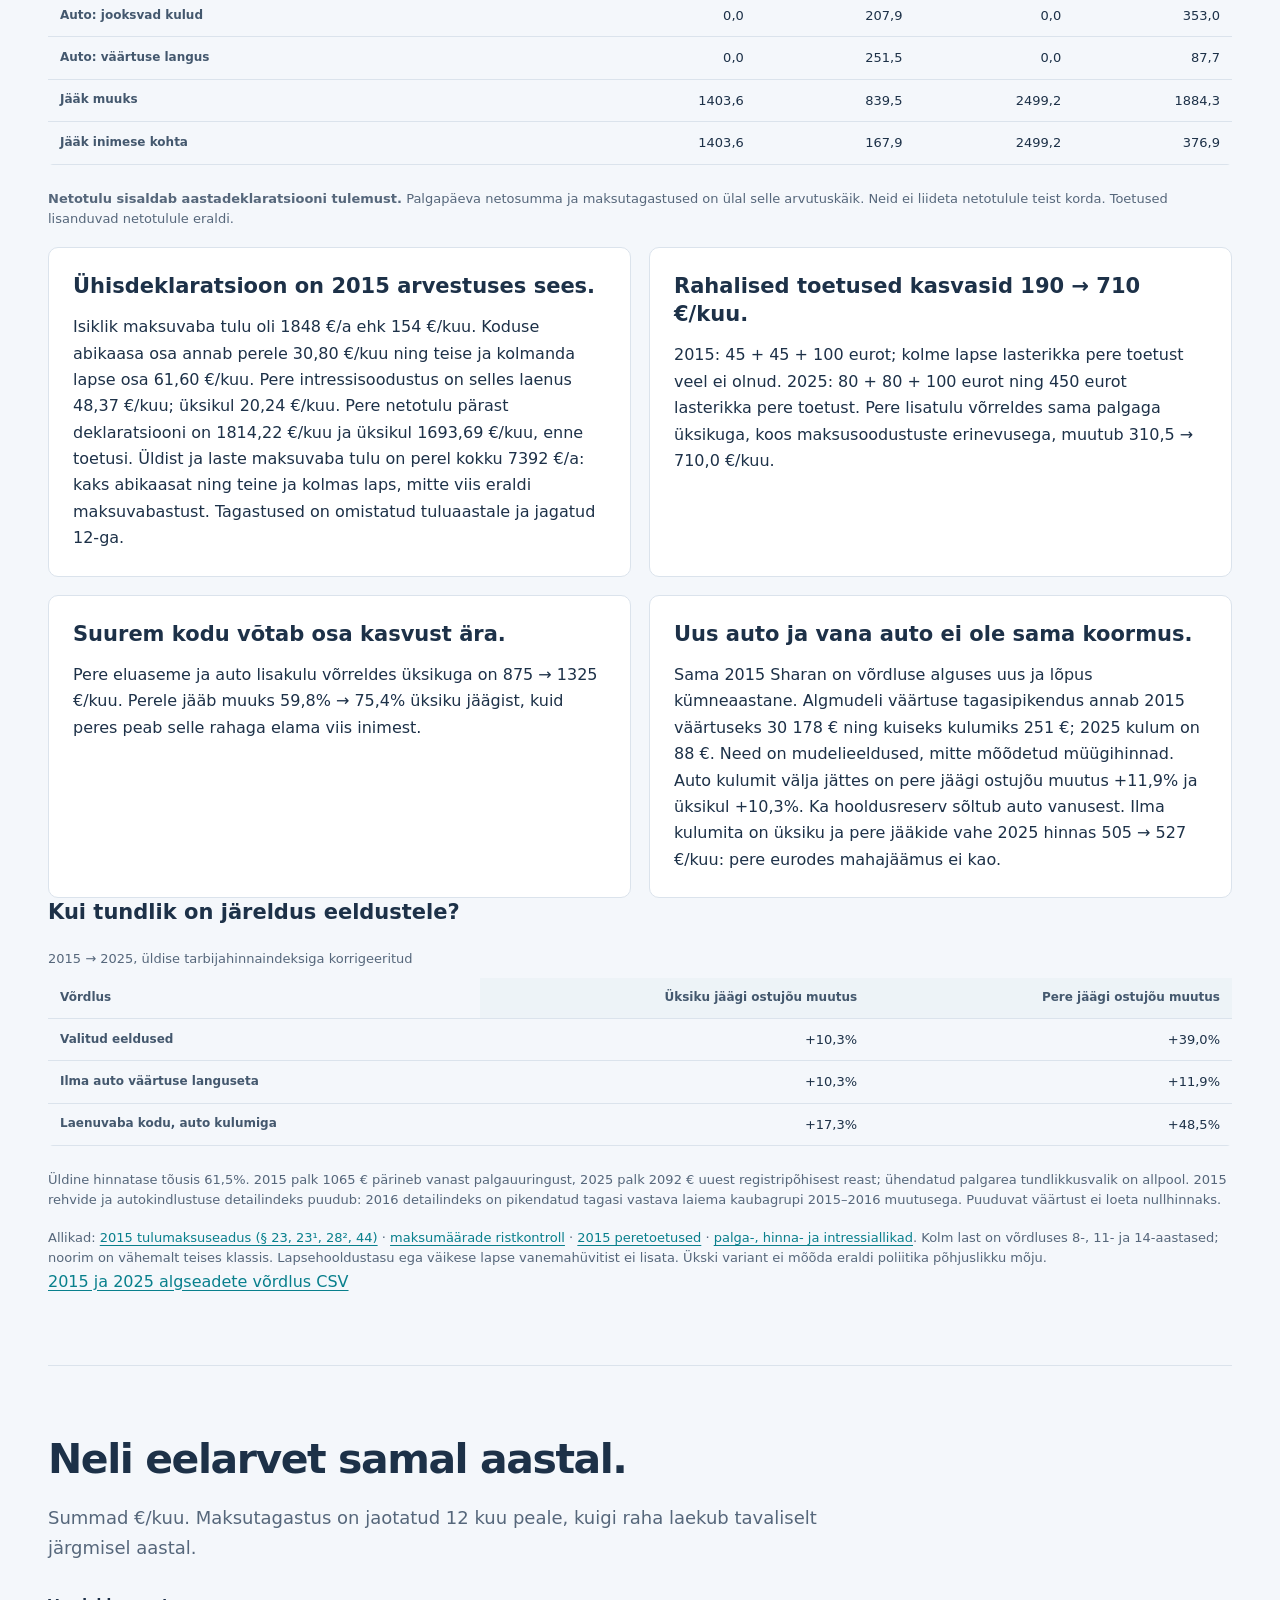
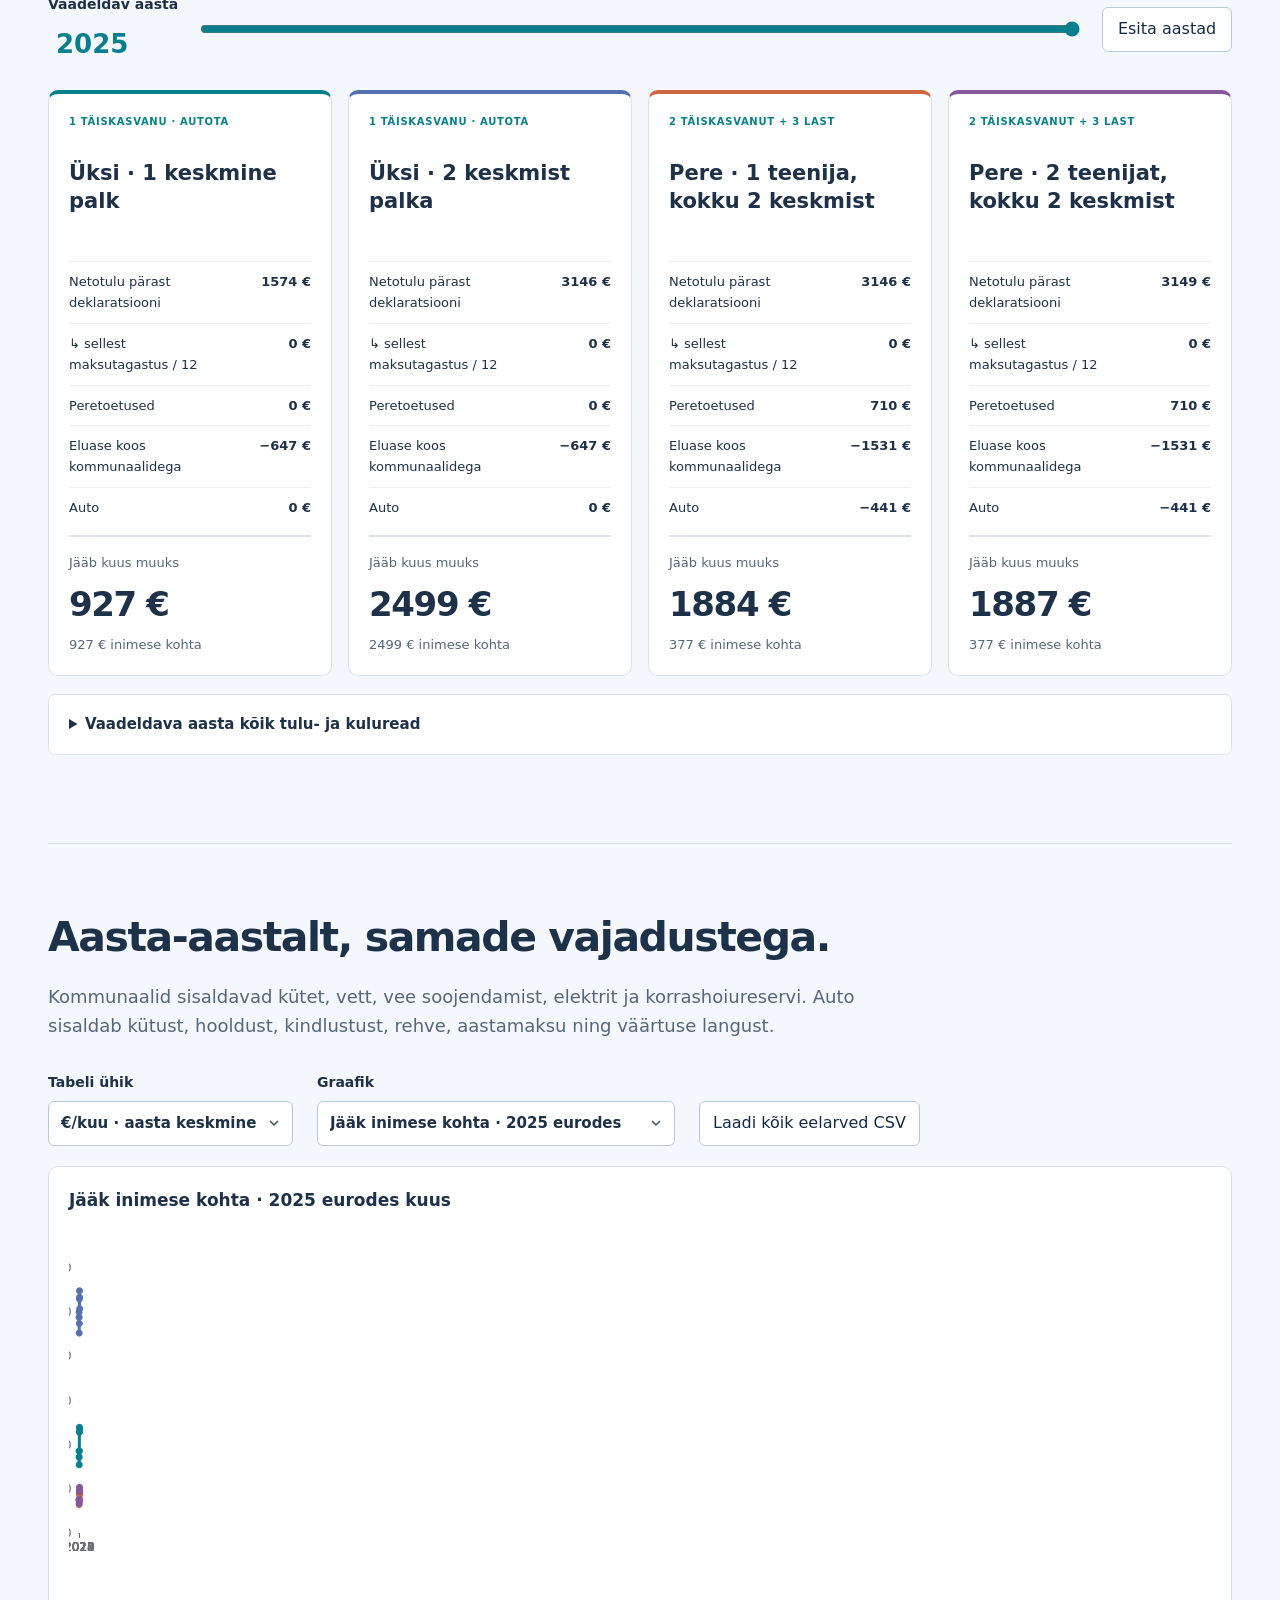
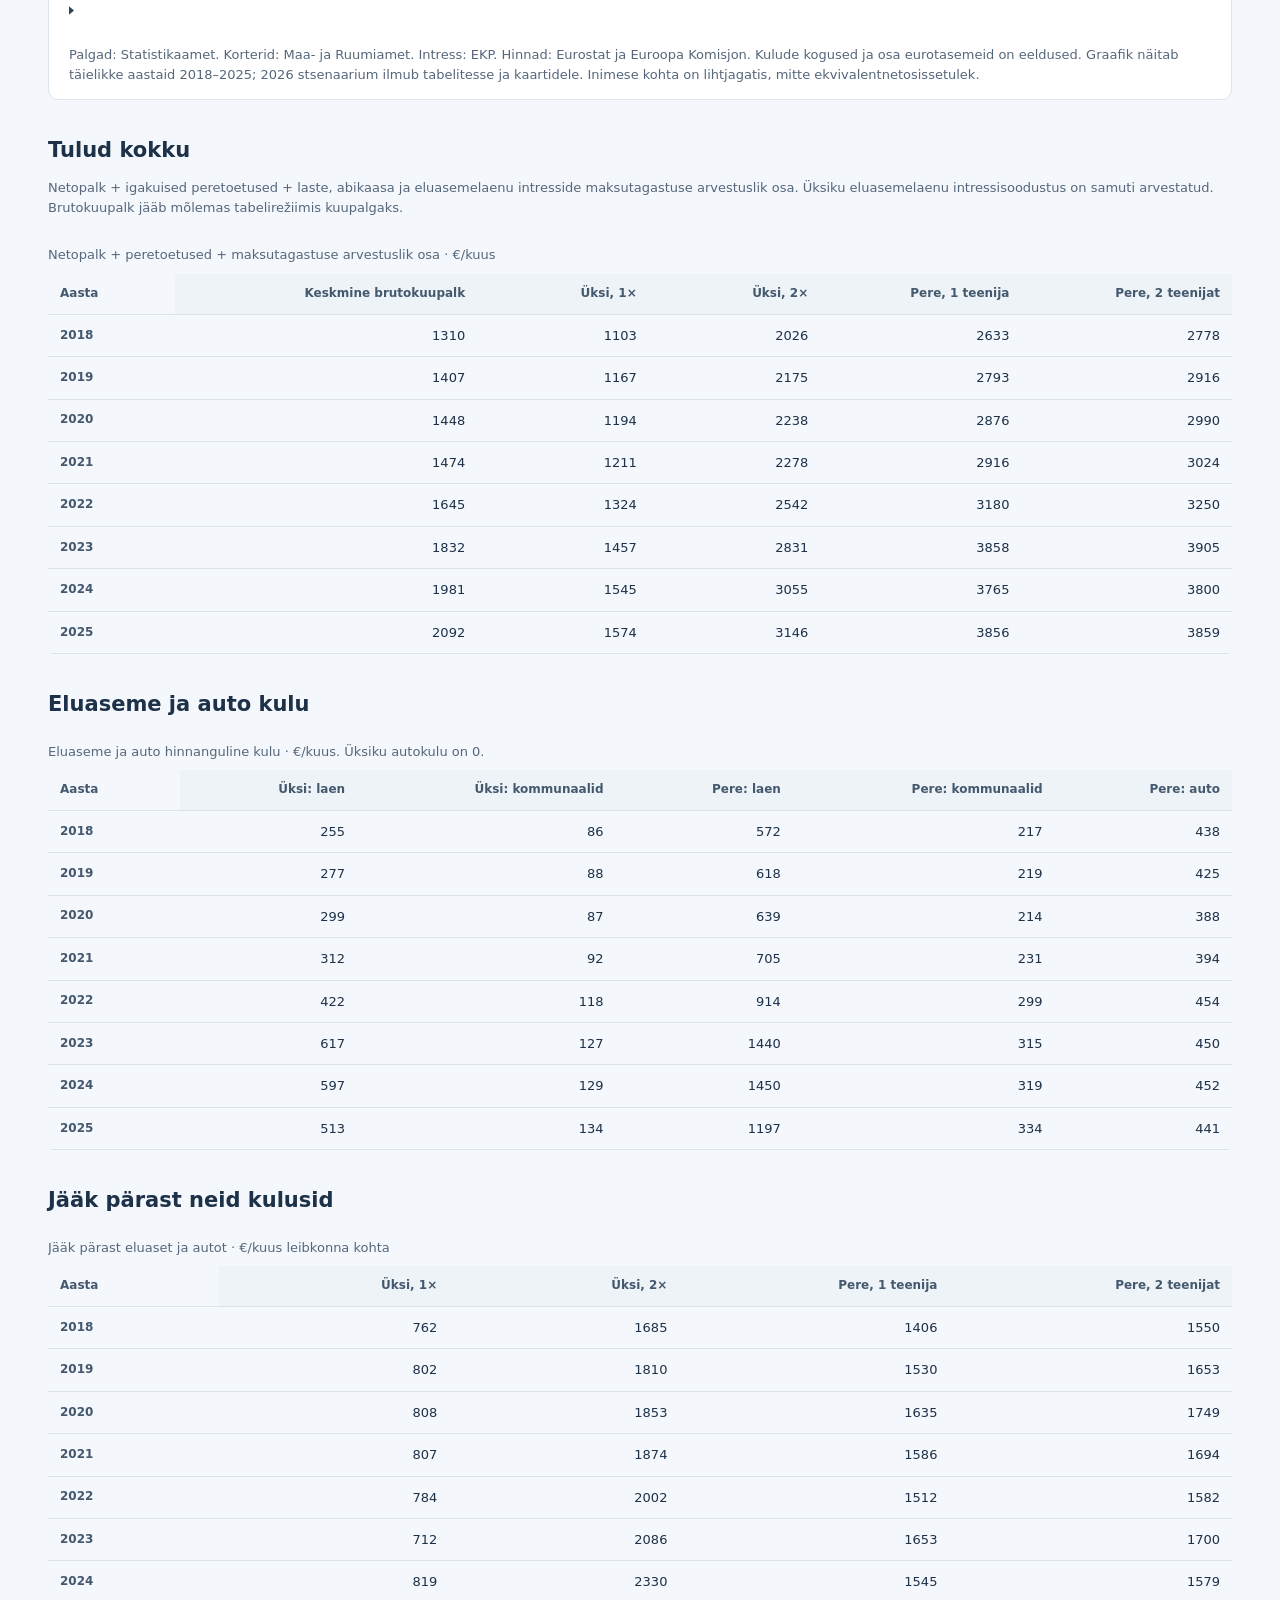
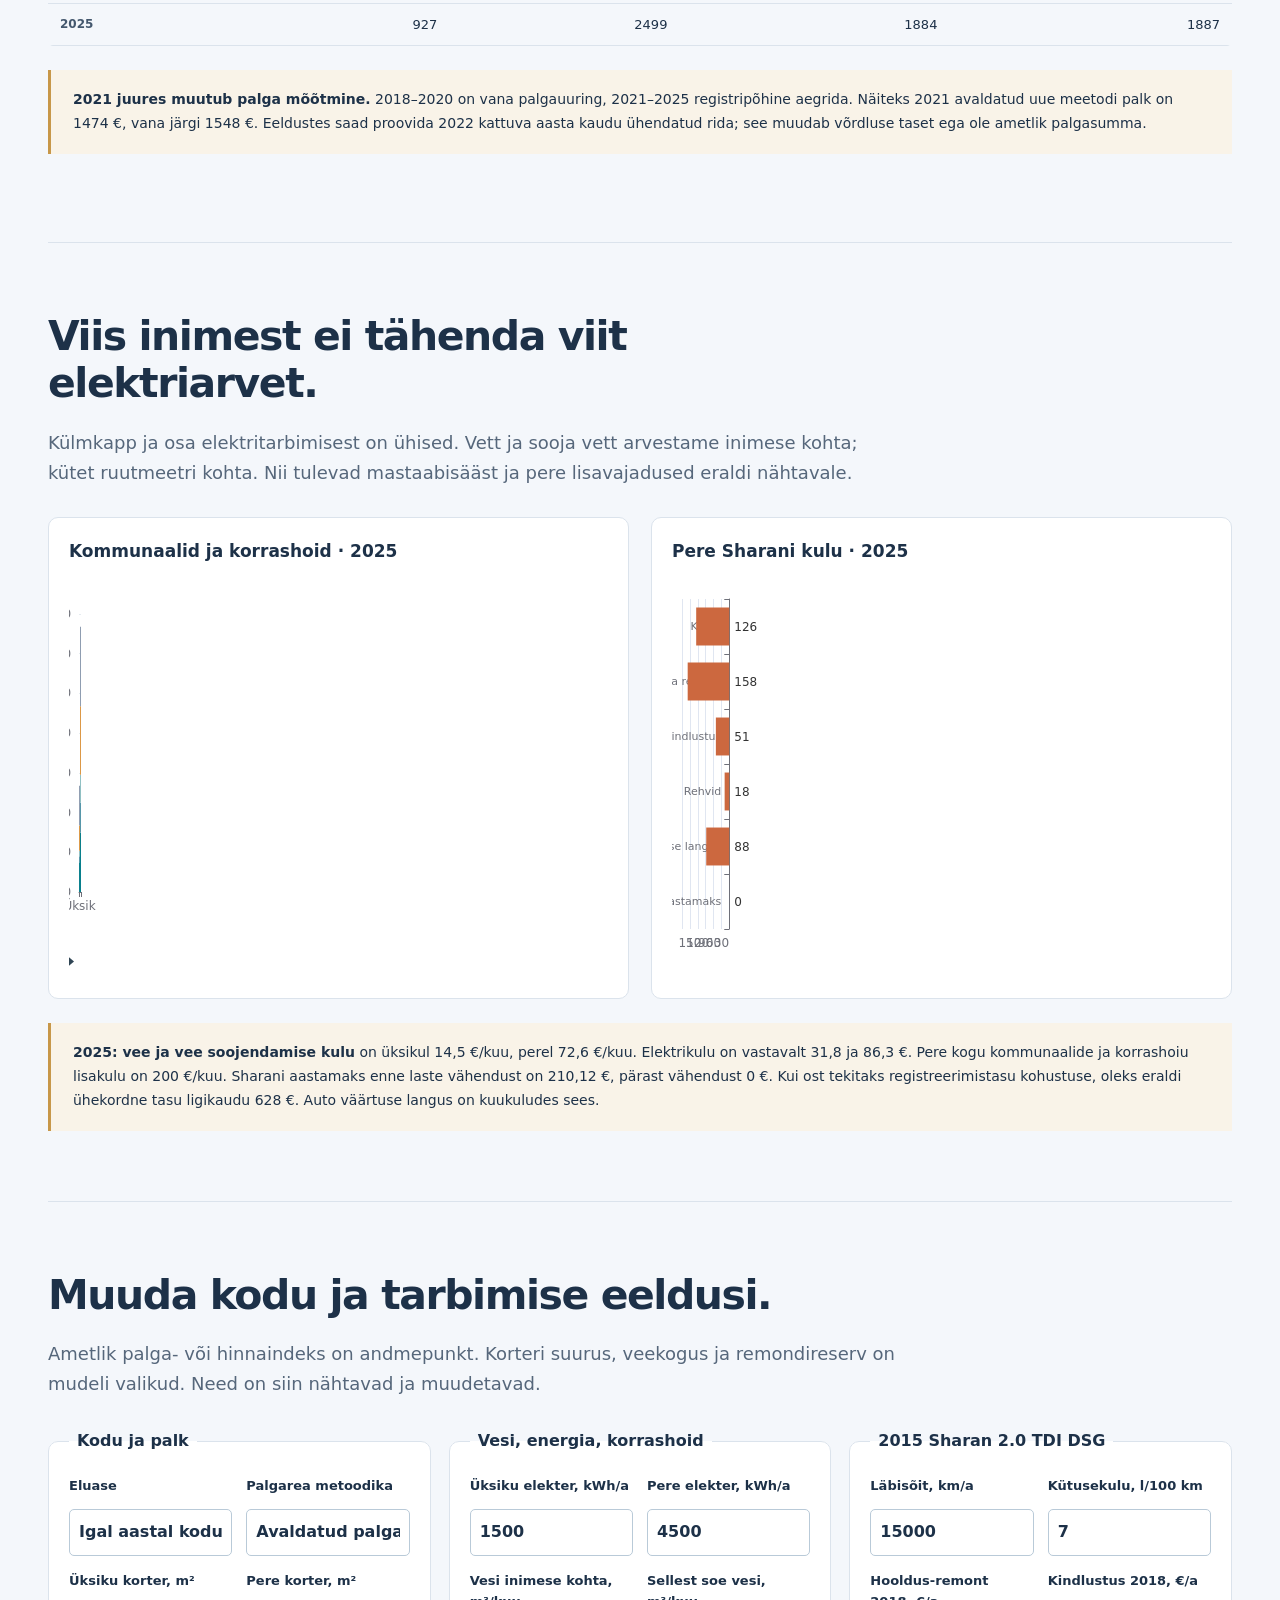
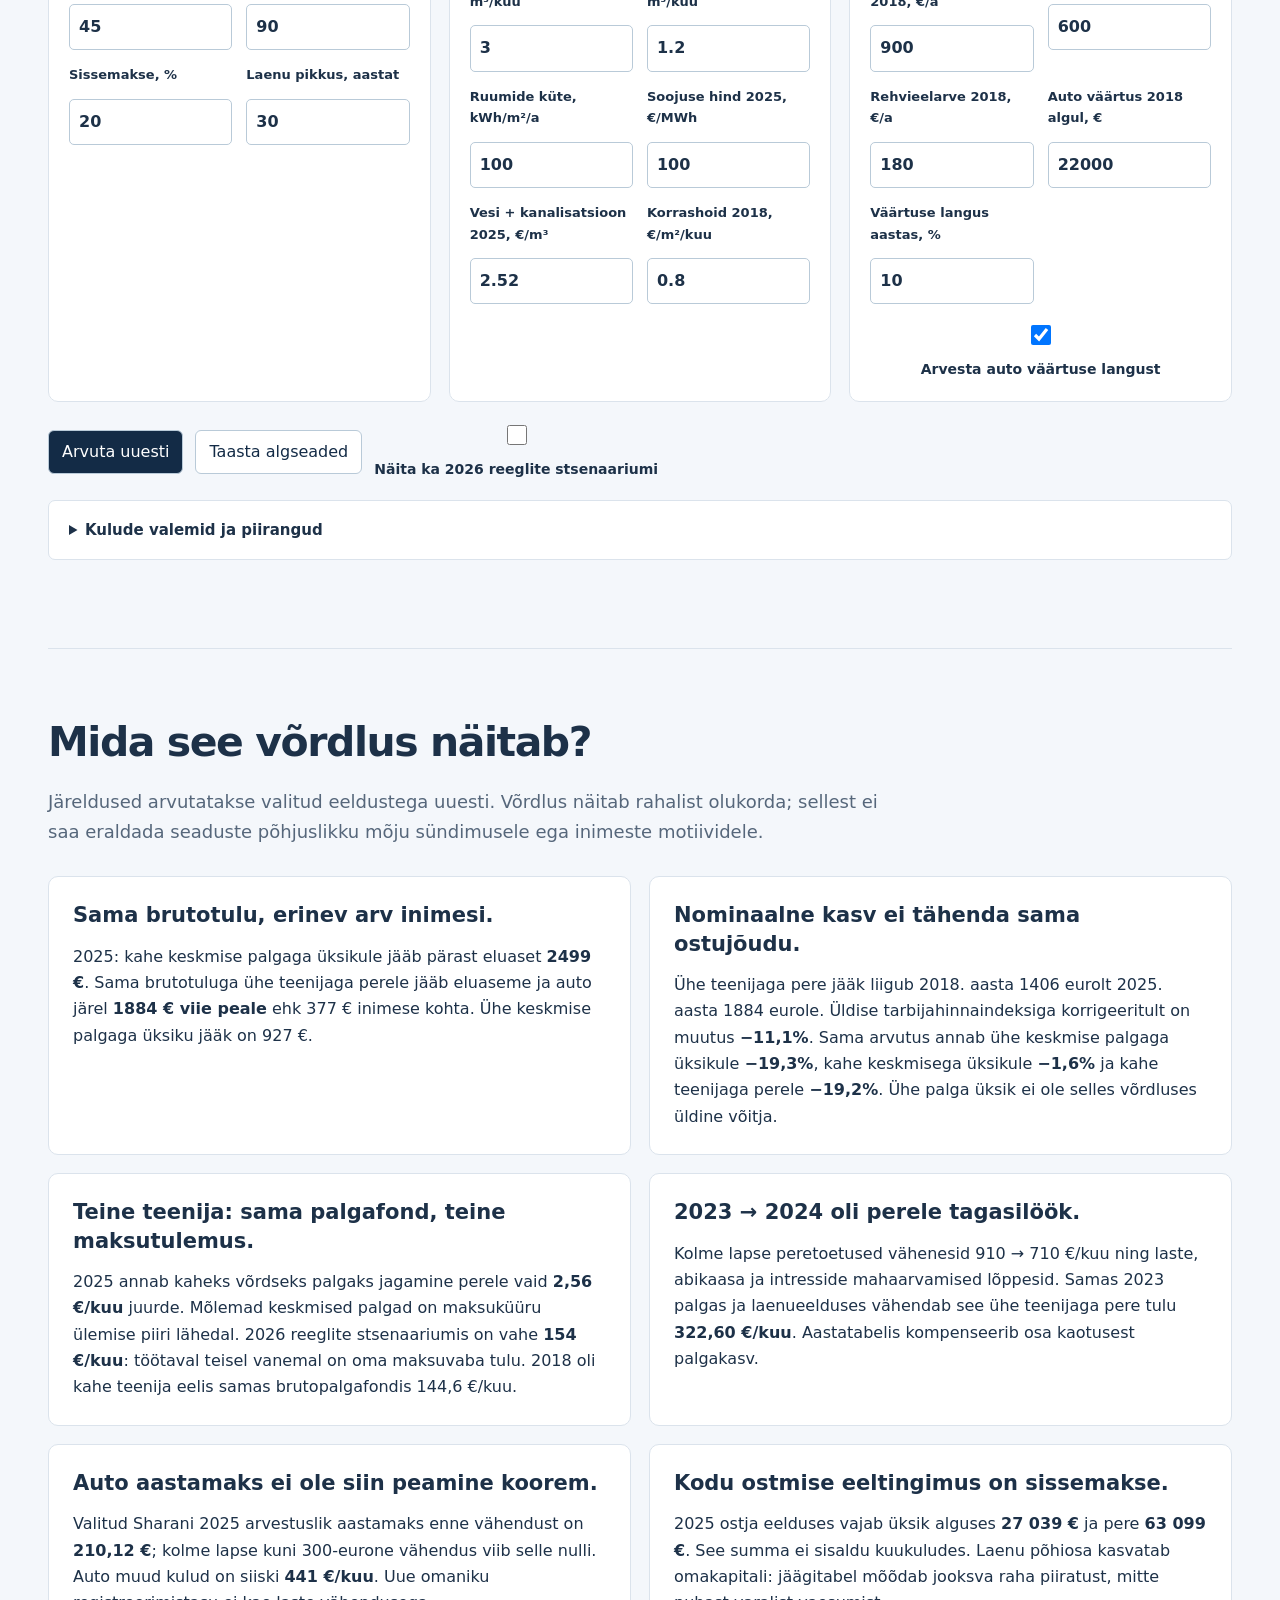
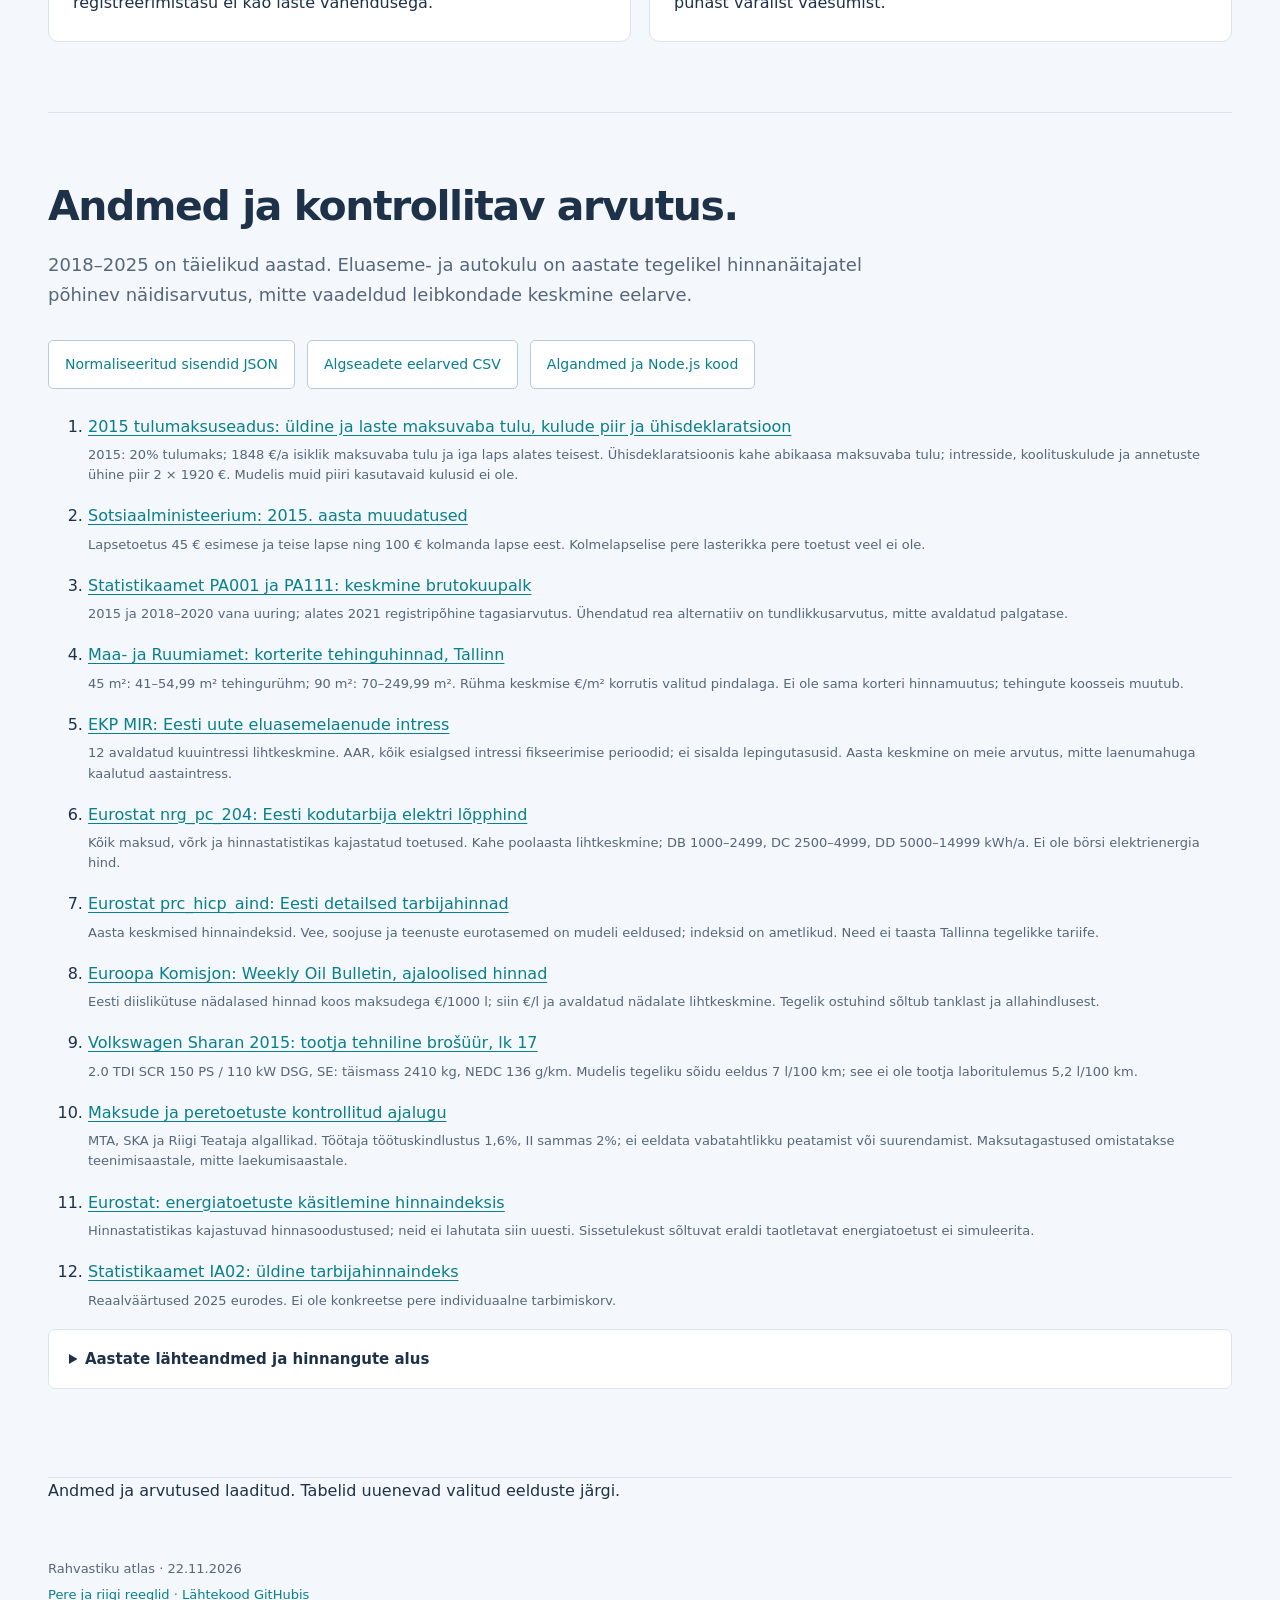
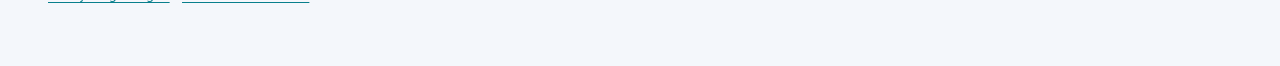
<file: budget.html>
<!doctype html><html lang="et"><head><meta charset="utf-8"><meta name="viewport" content="width=device-width,initial-scale=1"><meta name="description" content="Üksik ja kolme lapsega pere 2018–2025: aastapõhised netopalgad, toetused, kodulaen, kommunaalid ja Volkswagen Sharani kulu."><title>Üksi või viiekesi · Aastate eelarve</title><link rel="stylesheet" href="style.css?v=education1"><link rel="stylesheet" href="budget.css?v=1"><script defer src="vendor/echarts.min.js"></script><script type="module" src="budget.js?v=net-declaration1"></script></head><body><a class="skip" href="#main">Põhisisu juurde</a><header class="top"><a class="brand" href="index.html">RAHVASTIK<span>ATLAS</span></a><nav aria-label="Peamine"><a href="#2015">2015 vs 2025</a><a href="#aastad">Aastatabelid</a><a href="#eeldused">Eeldused</a><a href="#järeldused">Järeldused</a><a href="policy.html">Riigi reeglid</a><a href="housing.html">Koduhinnad</a></nav></header><main id="main">
<section class="budget-hero"><p class="eyebrow">2018–2025 · NELI LEIBKONDA · 2026 ERALDI STSENAARIUM</p><h1>Üksi või <em>viiekesi.</em></h1><p class="lead">Mida jätab iga aasta keskmine palk alles pärast kodu, kommunaale ja pereautot?</p><p>Üksikul on üks või kaks keskmist brutopalka. Kolme lapsega pere teenib kokku kaks keskmist: kas ühe või kahe töötava vanema kaudu. Iga aasta palk, maksud, toetused, korterihinnad ja laenuintress on eraldi.</p><div class="assumption-strip"><span>Üksik: 45 m² · autota</span><span>Pere: 90 m² · Sharan</span><span>20% sissemakse · 30 aastat</span></div><p class="small">Vaikimisi Tallinnas igal aastal kodu ostja, mitte üks 2018 ostetud korter ja selle hilisem laen. Perekulude vajadused on samad: kaks abielus täiskasvanut ja kolm last vanuses 8, 11 ja 14. Eri aastad võrdlevad samas elujärgus leibkondi.</p></section>
<p class="notice"><b>Jääk tuleb veel ära elada.</b> Sellest tuleb katta toit, riided, tervis, side, kooli- ja huvitegevus ning säästmine. Neid kulusid ei ole allpool maha võetud. Auto väärtuse langus on sees asendusreservina. See ei ole pere täielik elukalliduse ega riigilt saadavate teenuste bilanss.</p>
<section id="2015" class="section"><div class="section-heading"><p class="eyebrow">KÜMNE AASTA VÕRDLUS</p><h2>2015 vs 2025: ühisdeklaratsioon ja kolm last.</h2><p>Üksik kahe keskmise palgaga ning sama palgaga üks teenija, kodune ema ja kolm last. Kodu- ja tarbimiseeldused on samad mis allpool; muudetud eeldused uuendavad ka seda võrdlust.</p></div><div id="comparison-2015"><p class="notice"><b>Algusaasta muudab vastust.</b> Valitud eeldustel muutus 2015–2025 üksiku jäägi ostujõud <b>+10,3%</b> ja pere oma <b>+39,0%</b>. 2021–2025 tulemust ei saa kanda üle kogu kümnendile. Auto vanuse mõju näitab allpool eraldi võrdlus.</p><div class="table-wrap" tabindex="0" role="region" aria-label="Mõlemal kaks vastava aasta keskmist brutopalka; peres üks teenija, kodune abikaasa ja kolm last"><table><caption>Mõlemal kaks vastava aasta keskmist brutopalka; peres üks teenija, kodune abikaasa ja kolm last</caption><thead><tr><th scope="col">€/kuu</th><th scope="col">Üksik 2015</th><th scope="col">Pere 2015</th><th scope="col">Üksik 2025</th><th scope="col">Pere 2025</th></tr></thead><tbody><tr><th scope="row">Brutopalk</th><td>2130,0</td><td>2130,0</td><td>4184,0</td><td>4184,0</td></tr><tr><th scope="row">Netopalk enne aastadeklaratsiooni</th><td>1673,5</td><td>1673,5</td><td>3146,0</td><td>3146,0</td></tr><tr><th scope="row">Abikaasa maksusoodustus / 12</th><td>0,0</td><td>30,8</td><td>0,0</td><td>0,0</td></tr><tr><th scope="row">Laste maksusoodustus / 12</th><td>0,0</td><td>61,6</td><td>0,0</td><td>0,0</td></tr><tr><th scope="row">Intresside maksusoodustus / 12</th><td>20,2</td><td>48,4</td><td>0,0</td><td>0,0</td></tr><tr><th scope="row">Netotulu pärast aastadeklaratsiooni, enne toetusi</th><td>1693,7</td><td>1814,2</td><td>3146,0</td><td>3146,0</td></tr><tr><th scope="row">Lapsetoetused</th><td>0,0</td><td>190,0</td><td>0,0</td><td>260,0</td></tr><tr><th scope="row">Lasterikka pere toetus</th><td>0,0</td><td>0,0</td><td>0,0</td><td>450,0</td></tr><tr><th scope="row">Tulu kokku</th><td>1693,7</td><td>2004,2</td><td>3146,0</td><td>3856,0</td></tr><tr><th scope="row">Eluase ja kommunaalid</th><td>290,1</td><td>705,3</td><td>646,8</td><td>1531,0</td></tr><tr><th scope="row">Auto: jooksvad kulud</th><td>0,0</td><td>207,9</td><td>0,0</td><td>353,0</td></tr><tr><th scope="row">Auto: väärtuse langus</th><td>0,0</td><td>251,5</td><td>0,0</td><td>87,7</td></tr><tr><th scope="row">Jääk muuks</th><td>1403,6</td><td>839,5</td><td>2499,2</td><td>1884,3</td></tr><tr><th scope="row">Jääk inimese kohta</th><td>1403,6</td><td>167,9</td><td>2499,2</td><td>376,9</td></tr></tbody></table></div>
 <p class="small"><b>Netotulu sisaldab aastadeklaratsiooni tulemust.</b> Palgapäeva netosumma ja maksutagastused on ülal selle arvutuskäik. Neid ei liideta netotulule teist korda. Toetused lisanduvad netotulule eraldi.</p>
 <div class="findings"><article><h3>Ühisdeklaratsioon on 2015 arvestuses sees.</h3><p>Isiklik maksuvaba tulu oli 1848 €/a ehk 154 €/kuu. Koduse abikaasa osa annab perele 30,80 €/kuu ning teise ja kolmanda lapse osa 61,60 €/kuu. Pere intressisoodustus on selles laenus 48,37 €/kuu; üksikul 20,24 €/kuu. Pere netotulu pärast deklaratsiooni on 1814,22 €/kuu ja üksikul 1693,69 €/kuu, enne toetusi. Üldist ja laste maksuvaba tulu on perel kokku 7392 €/a: kaks abikaasat ning teine ja kolmas laps, mitte viis eraldi maksuvabastust. Tagastused on omistatud tuluaastale ja jagatud 12-ga.</p></article><article><h3>Rahalised toetused kasvasid 190 → 710 €/kuu.</h3><p>2015: 45 + 45 + 100 eurot; kolme lapse lasterikka pere toetust veel ei olnud. 2025: 80 + 80 + 100 eurot ning 450 eurot lasterikka pere toetust. Pere lisatulu võrreldes sama palgaga üksikuga, koos maksusoodustuste erinevusega, muutub 310,5 → 710,0 €/kuu.</p></article><article><h3>Suurem kodu võtab osa kasvust ära.</h3><p>Pere eluaseme ja auto lisakulu võrreldes üksikuga on 875 → 1325 €/kuu. Perele jääb muuks 59,8% → 75,4% üksiku jäägist, kuid peres peab selle rahaga elama viis inimest.</p></article><article><h3>Uus auto ja vana auto ei ole sama koormus.</h3><p>Sama 2015 Sharan on võrdluse alguses uus ja lõpus kümneaastane. Algmudeli väärtuse tagasipikendus annab 2015 väärtuseks 30 178 € ning kuiseks kulumiks 251 €; 2025 kulum on 88 €. Need on mudelieeldused, mitte mõõdetud müügihinnad. Auto kulumit välja jättes on pere jäägi ostujõu muutus +11,9% ja üksikul +10,3%. Ka hooldusreserv sõltub auto vanusest. Ilma kulumita on üksiku ja pere jääkide vahe 2025 hinnas 505 → 527 €/kuu: pere eurodes mahajäämus ei kao.</p></article></div>
 <h3>Kui tundlik on järeldus eeldustele?</h3><div class="table-wrap" tabindex="0" role="region" aria-label="2015 → 2025, üldise tarbijahinnaindeksiga korrigeeritud"><table><caption>2015 → 2025, üldise tarbijahinnaindeksiga korrigeeritud</caption><thead><tr><th scope="col">Võrdlus</th><th scope="col">Üksiku jäägi ostujõu muutus</th><th scope="col">Pere jäägi ostujõu muutus</th></tr></thead><tbody><tr><th scope="row">Valitud eeldused</th><td>+10,3%</td><td>+39,0%</td></tr><tr><th scope="row">Ilma auto väärtuse languseta</th><td>+10,3%</td><td>+11,9%</td></tr><tr><th scope="row">Laenuvaba kodu, auto kulumiga</th><td>+17,3%</td><td>+48,5%</td></tr></tbody></table></div>
 <p class="small">Üldine hinnatase tõusis 61,5%. 2015 palk 1065 € pärineb vanast palgauuringust, 2025 palk 2092 € uuest registripõhisest reast; ühendatud palgarea tundlikkusvalik on allpool. 2015 rehvide ja autokindlustuse detailindeks puudub: 2016 detailindeks on pikendatud tagasi vastava laiema kaubagrupi 2015–2016 muutusega. Puuduvat väärtust ei loeta nullhinnaks.</p>
 <p class="source">Allikad: <a href="https://www.riigiteataja.ee/akt/123032015286">2015 tulumaksuseadus (§ 23, 23¹, 28², 44)</a> · <a href="https://maksumaksjad.ee/maksuinfo/maksud-2015/">maksumäärade ristkontroll</a> · <a href="https://www.sm.ee/uudised/2015-aasta-muudatused">2015 peretoetused</a> · <a href="#allikad">palga-, hinna- ja intressiallikad</a>. Kolm last on võrdluses 8-, 11- ja 14-aastased; noorim on vähemalt teises klassis. Lapsehooldustasu ega väikese lapse vanemahüvitist ei lisata. Ükski variant ei mõõda eraldi poliitika põhjuslikku mõju.</p></div><a href="data/budget/comparison2015.csv" download>2015 ja 2025 algseadete võrdlus CSV</a></section><section id="võrdlus" class="section"><div class="section-heading"><h2>Neli eelarvet samal aastal.</h2><p>Summad €/kuu. Maksutagastus on jaotatud 12 kuu peale, kuigi raha laekub tavaliselt järgmisel aastal.</p></div><div class="year-controls"><label for="year">Vaadeldav aasta <output id="year-output">2025</output></label><input id="year" type="range" min="2018" max="2025" step="1" value="2025"><button id="play" type="button" aria-pressed="false">Esita aastad</button></div><div id="scenario-note" class="notice" hidden>2026 on reeglite stsenaarium: palk 2189 € (I poolaasta kvartalite lihtkeskmine), eluaseme- ja tarbimishinnad ning intress 2025 tasemel. Auto vananeb aasta. See ei ole 2026 tegelik aastabilanss. Koduse vanema vabatahtliku ravikindlustuse kulu ei ole maha võetud.</div><div id="cards" class="budget-cards"><article class="budget-card"><p class="eyebrow">1 täiskasvanu · autota</p><h3>Üksi · 1 keskmine palk</h3><dl><div><dt>Netotulu pärast deklaratsiooni</dt><dd>1574 €</dd></div><div><dt>↳ sellest maksutagastus / 12</dt><dd>0 €</dd></div><div><dt>Peretoetused</dt><dd>0 €</dd></div><div><dt>Eluase koos kommunaalidega</dt><dd>−647 €</dd></div><div><dt>Auto</dt><dd>0 €</dd></div></dl><div class="card-bottom"><span>Jääb kuus muuks</span><strong>927 €</strong><span>927 € inimese kohta</span></div></article><article class="budget-card"><p class="eyebrow">1 täiskasvanu · autota</p><h3>Üksi · 2 keskmist palka</h3><dl><div><dt>Netotulu pärast deklaratsiooni</dt><dd>3146 €</dd></div><div><dt>↳ sellest maksutagastus / 12</dt><dd>0 €</dd></div><div><dt>Peretoetused</dt><dd>0 €</dd></div><div><dt>Eluase koos kommunaalidega</dt><dd>−647 €</dd></div><div><dt>Auto</dt><dd>0 €</dd></div></dl><div class="card-bottom"><span>Jääb kuus muuks</span><strong>2499 €</strong><span>2499 € inimese kohta</span></div></article><article class="budget-card"><p class="eyebrow">2 täiskasvanut + 3 last</p><h3>Pere · 1 teenija, kokku 2 keskmist</h3><dl><div><dt>Netotulu pärast deklaratsiooni</dt><dd>3146 €</dd></div><div><dt>↳ sellest maksutagastus / 12</dt><dd>0 €</dd></div><div><dt>Peretoetused</dt><dd>710 €</dd></div><div><dt>Eluase koos kommunaalidega</dt><dd>−1531 €</dd></div><div><dt>Auto</dt><dd>−441 €</dd></div></dl><div class="card-bottom"><span>Jääb kuus muuks</span><strong>1884 €</strong><span>377 € inimese kohta</span></div></article><article class="budget-card"><p class="eyebrow">2 täiskasvanut + 3 last</p><h3>Pere · 2 teenijat, kokku 2 keskmist</h3><dl><div><dt>Netotulu pärast deklaratsiooni</dt><dd>3149 €</dd></div><div><dt>↳ sellest maksutagastus / 12</dt><dd>0 €</dd></div><div><dt>Peretoetused</dt><dd>710 €</dd></div><div><dt>Eluase koos kommunaalidega</dt><dd>−1531 €</dd></div><div><dt>Auto</dt><dd>−441 €</dd></div></dl><div class="card-bottom"><span>Jääb kuus muuks</span><strong>1887 €</strong><span>377 € inimese kohta</span></div></article></div><details><summary>Vaadeldava aasta kõik tulu- ja kuluread</summary><div id="detail"><div class="table-wrap" tabindex="0" role="region" aria-label="2025 · tulude ja kulude lahtikirjutus"><table><caption>2025 · tulude ja kulude lahtikirjutus</caption><thead><tr><th scope="col">€/kuu</th><th scope="col">Üksi, 1×</th><th scope="col">Üksi, 2×</th><th scope="col">Pere, 1 teenija</th><th scope="col">Pere, 2 teenijat</th></tr></thead><tbody><tr><th scope="row">Brutopalk</th><td>2092,0</td><td>4184,0</td><td>4184,0</td><td>4184,0</td></tr><tr><th scope="row">Netopalk enne aastadeklaratsiooni</th><td>1574,3</td><td>3146,0</td><td>3146,0</td><td>3148,6</td></tr><tr><th scope="row">Lapsetoetus</th><td>0,0</td><td>0,0</td><td>260,0</td><td>260,0</td></tr><tr><th scope="row">Lasterikka pere toetus</th><td>0,0</td><td>0,0</td><td>450,0</td><td>450,0</td></tr><tr><th scope="row">Laste maksutagastus / 12</th><td>0,0</td><td>0,0</td><td>0,0</td><td>0,0</td></tr><tr><th scope="row">Abikaasa maksutagastus / 12</th><td>0,0</td><td>0,0</td><td>0,0</td><td>0,0</td></tr><tr><th scope="row">Intresside maksutagastus / 12</th><td>0,0</td><td>0,0</td><td>0,0</td><td>0,0</td></tr><tr><th scope="row">Netotulu pärast aastadeklaratsiooni, enne toetusi</th><td>1574,3</td><td>3146,0</td><td>3146,0</td><td>3148,6</td></tr><tr><th scope="row">Tulu kokku</th><td>1574,3</td><td>3146,0</td><td>3856,0</td><td>3858,6</td></tr><tr><th scope="row">Laenumakse</th><td>513,0</td><td>513,0</td><td>1197,2</td><td>1197,2</td></tr><tr><th scope="row">↳ sellest intress</th><td>352,8</td><td>352,8</td><td>823,4</td><td>823,4</td></tr><tr><th scope="row">↳ sellest põhiosa</th><td>160,2</td><td>160,2</td><td>373,8</td><td>373,8</td></tr><tr><th scope="row">Ruumide küte</th><td>37,5</td><td>37,5</td><td>75,0</td><td>75,0</td></tr><tr><th scope="row">Vesi + kanalisatsioon</th><td>7,6</td><td>7,6</td><td>37,8</td><td>37,8</td></tr><tr><th scope="row">Vee soojendamine</th><td>7,0</td><td>7,0</td><td>34,8</td><td>34,8</td></tr><tr><th scope="row">Elekter koos võrguga</th><td>31,8</td><td>31,8</td><td>86,3</td><td>86,3</td></tr><tr><th scope="row">Korrashoid ja reserv</th><td>50,0</td><td>50,0</td><td>99,9</td><td>99,9</td></tr><tr><th scope="row">Eluase kokku</th><td>646,8</td><td>646,8</td><td>1531,0</td><td>1531,0</td></tr><tr><th scope="row">Auto: kütus</th><td>0,0</td><td>0,0</td><td>126,0</td><td>126,0</td></tr><tr><th scope="row">Auto: hooldus ja remont</th><td>0,0</td><td>0,0</td><td>158,4</td><td>158,4</td></tr><tr><th scope="row">Auto: kindlustus</th><td>0,0</td><td>0,0</td><td>51,0</td><td>51,0</td></tr><tr><th scope="row">Auto: rehvid</th><td>0,0</td><td>0,0</td><td>17,6</td><td>17,6</td></tr><tr><th scope="row">Auto: aastamaks pärast vähendust</th><td>0,0</td><td>0,0</td><td>0,0</td><td>0,0</td></tr><tr><th scope="row">Auto: väärtuse langus</th><td>0,0</td><td>0,0</td><td>87,7</td><td>87,7</td></tr><tr><th scope="row">Auto kokku</th><td>0,0</td><td>0,0</td><td>440,7</td><td>440,7</td></tr><tr><th scope="row">Jääk enne muid elamiskulusid</th><td>927,5</td><td>2499,2</td><td>1884,3</td><td>1886,9</td></tr><tr><th scope="row">Jääk inimese kohta</th><td>927,5</td><td>2499,2</td><td>376,9</td><td>377,4</td></tr></tbody></table></div></div></details></section>
<section id="aastad" class="section"><div class="section-heading"><h2>Aasta-aastalt, samade vajadustega.</h2><p>Kommunaalid sisaldavad kütet, vett, vee soojendamist, elektrit ja korrashoiureservi. Auto sisaldab kütust, hooldust, kindlustust, rehve, aastamaksu ning väärtuse langust.</p></div><div class="controls"><label>Tabeli ühik<select id="unit"><option value="1">€/kuu · aasta keskmine</option><option value="12">€/aasta · kogu aasta</option></select></label><label>Graafik<select id="metric"><option value="realPerPerson">Jääk inimese kohta · 2025 eurodes</option><option value="balance">Jääk leibkonna kohta · nominaalne</option><option value="perPerson">Jääk inimese kohta · nominaalne</option><option value="realBalance">Jääk leibkonna kohta · 2025 eurodes</option><option value="total">Netotulu + toetused + tagastus</option></select></label><button id="download" type="button">Laadi kõik eelarved CSV</button></div><figure class="chart-card"><figcaption id="trend-title">Jääk inimese kohta · 2025 eurodes kuus</figcaption><div id="trend-chart" class="chart" role="img" aria-label="Nelja leibkonna jäägi muutus ajas"></div><p class="source">Palgad: Statistikaamet. Korterid: Maa- ja Ruumiamet. Intress: EKP. Hinnad: Eurostat ja Euroopa Komisjon. Kulude kogused ja osa eurotasemeid on eeldused. Graafik näitab täielikke aastaid 2018–2025; 2026 stsenaarium ilmub tabelitesse ja kaartidele. Inimese kohta on lihtjagatis, mitte ekvivalentnetosissetulek.</p></figure><h3>Tulud kokku</h3><p class="small">Netopalk + igakuised peretoetused + laste, abikaasa ja eluasemelaenu intresside maksutagastuse arvestuslik osa. Üksiku eluasemelaenu intressisoodustus on samuti arvestatud. Brutokuupalk jääb mõlemas tabelirežiimis kuupalgaks.</p><div id="income-table"><div class="table-wrap" tabindex="0" role="region" aria-label="Netopalk + peretoetused + maksutagastuse arvestuslik osa · €/kuus"><table><caption>Netopalk + peretoetused + maksutagastuse arvestuslik osa · €/kuus</caption><thead><tr><th scope="col">Aasta</th><th scope="col">Keskmine brutokuupalk</th><th scope="col">Üksi, 1×</th><th scope="col">Üksi, 2×</th><th scope="col">Pere, 1 teenija</th><th scope="col">Pere, 2 teenijat</th></tr></thead><tbody><tr><th scope="row">2018</th><td>1310</td><td>1103</td><td>2026</td><td>2633</td><td>2778</td></tr><tr><th scope="row">2019</th><td>1407</td><td>1167</td><td>2175</td><td>2793</td><td>2916</td></tr><tr><th scope="row">2020</th><td>1448</td><td>1194</td><td>2238</td><td>2876</td><td>2990</td></tr><tr><th scope="row">2021</th><td>1474</td><td>1211</td><td>2278</td><td>2916</td><td>3024</td></tr><tr><th scope="row">2022</th><td>1645</td><td>1324</td><td>2542</td><td>3180</td><td>3250</td></tr><tr><th scope="row">2023</th><td>1832</td><td>1457</td><td>2831</td><td>3858</td><td>3905</td></tr><tr><th scope="row">2024</th><td>1981</td><td>1545</td><td>3055</td><td>3765</td><td>3800</td></tr><tr><th scope="row">2025</th><td>2092</td><td>1574</td><td>3146</td><td>3856</td><td>3859</td></tr></tbody></table></div></div><h3>Eluaseme ja auto kulu</h3><div id="cost-table"><div class="table-wrap" tabindex="0" role="region" aria-label="Eluaseme ja auto hinnanguline kulu · €/kuus. Üksiku autokulu on 0."><table><caption>Eluaseme ja auto hinnanguline kulu · €/kuus. Üksiku autokulu on 0.</caption><thead><tr><th scope="col">Aasta</th><th scope="col">Üksi: laen</th><th scope="col">Üksi: kommunaalid</th><th scope="col">Pere: laen</th><th scope="col">Pere: kommunaalid</th><th scope="col">Pere: auto</th></tr></thead><tbody><tr><th scope="row">2018</th><td>255</td><td>86</td><td>572</td><td>217</td><td>438</td></tr><tr><th scope="row">2019</th><td>277</td><td>88</td><td>618</td><td>219</td><td>425</td></tr><tr><th scope="row">2020</th><td>299</td><td>87</td><td>639</td><td>214</td><td>388</td></tr><tr><th scope="row">2021</th><td>312</td><td>92</td><td>705</td><td>231</td><td>394</td></tr><tr><th scope="row">2022</th><td>422</td><td>118</td><td>914</td><td>299</td><td>454</td></tr><tr><th scope="row">2023</th><td>617</td><td>127</td><td>1440</td><td>315</td><td>450</td></tr><tr><th scope="row">2024</th><td>597</td><td>129</td><td>1450</td><td>319</td><td>452</td></tr><tr><th scope="row">2025</th><td>513</td><td>134</td><td>1197</td><td>334</td><td>441</td></tr></tbody></table></div></div><h3>Jääk pärast neid kulusid</h3><div id="balance-table"><div class="table-wrap" tabindex="0" role="region" aria-label="Jääk pärast eluaset ja autot · €/kuus leibkonna kohta"><table><caption>Jääk pärast eluaset ja autot · €/kuus leibkonna kohta</caption><thead><tr><th scope="col">Aasta</th><th scope="col">Üksi, 1×</th><th scope="col">Üksi, 2×</th><th scope="col">Pere, 1 teenija</th><th scope="col">Pere, 2 teenijat</th></tr></thead><tbody><tr><th scope="row">2018</th><td>762</td><td>1685</td><td>1406</td><td>1550</td></tr><tr><th scope="row">2019</th><td>802</td><td>1810</td><td>1530</td><td>1653</td></tr><tr><th scope="row">2020</th><td>808</td><td>1853</td><td>1635</td><td>1749</td></tr><tr><th scope="row">2021</th><td>807</td><td>1874</td><td>1586</td><td>1694</td></tr><tr><th scope="row">2022</th><td>784</td><td>2002</td><td>1512</td><td>1582</td></tr><tr><th scope="row">2023</th><td>712</td><td>2086</td><td>1653</td><td>1700</td></tr><tr><th scope="row">2024</th><td>819</td><td>2330</td><td>1545</td><td>1579</td></tr><tr><th scope="row">2025</th><td>927</td><td>2499</td><td>1884</td><td>1887</td></tr></tbody></table></div></div><p class="notice"><b>2021 juures muutub palga mõõtmine.</b> 2018–2020 on vana palgauuring, 2021–2025 registripõhine aegrida. Näiteks 2021 avaldatud uue meetodi palk on 1474 €, vana järgi 1548 €. Eeldustes saad proovida 2022 kattuva aasta kaudu ühendatud rida; see muudab võrdluse taset ega ole ametlik palgasumma.</p></section>
<section id="kulud" class="section"><div class="section-heading"><h2>Viis inimest ei tähenda viit elektriarvet.</h2><p>Külmkapp ja osa elektritarbimisest on ühised. Vett ja sooja vett arvestame inimese kohta; kütet ruutmeetri kohta. Nii tulevad mastaabisääst ja pere lisavajadused eraldi nähtavale.</p></div><div class="grid2"><figure class="chart-card"><figcaption id="utility-title">Kommunaalid ja korrashoid · 2025</figcaption><div id="utility-chart" class="chart" role="img" aria-label="Üksiku ja pere kommunaalkulude jaotus"></div></figure><figure class="chart-card"><figcaption id="car-title">Pere Sharani kulu · 2025</figcaption><div id="car-chart" class="chart" role="img" aria-label="Sharani kuukulu osad"></div></figure></div><div id="cost-answer" class="notice"></div></section>
<section id="eeldused" class="section"><div class="section-heading"><h2>Muuda kodu ja tarbimise eeldusi.</h2><p>Ametlik palga- või hinnaindeks on andmepunkt. Korteri suurus, veekogus ja remondireserv on mudeli valikud. Need on siin nähtavad ja muudetavad.</p></div><form id="assumptions"><div class="input-panels"><fieldset><legend>Kodu ja palk</legend><div class="inputs"><label>Eluase<select id="housing"><option value="new">Igal aastal kodu ostja</option><option value="paid">Laenuvaba oma korter</option></select></label><label>Palgarea metoodika<select id="wageSeries"><option value="published">Avaldatud palgad</option><option value="linked">2022 kaudu ühendatud rida</option></select></label><label>Üksiku korter, m²<input id="singleArea" type="number" min="41" max="54" step="1" value="45"></label><label>Pere korter, m²<input id="familyArea" type="number" min="70" max="140" step="1" value="90"></label><label>Sissemakse, %<input id="downpayment" type="number" min="0" max="100" step="1" value="20"></label><label>Laenu pikkus, aastat<input id="term" type="number" min="5" max="30" step="1" value="30"></label></div></fieldset><fieldset><legend>Vesi, energia, korrashoid</legend><div class="inputs"><label>Üksiku elekter, kWh/a<input id="electricSingle" type="number" min="1000" max="2499" step="100" value="1500"></label><label>Pere elekter, kWh/a<input id="electricFamily" type="number" min="2500" max="14999" step="100" value="4500"></label><label>Vesi inimese kohta, m³/kuu<input id="waterPerson" type="number" min="0" max="10" step="0.1" value="3"></label><label>Sellest soe vesi, m³/kuu<input id="hotPerson" type="number" min="0" max="10" step="0.1" value="1.2"></label><label>Ruumide küte, kWh/m²/a<input id="heatArea" type="number" min="20" max="250" step="1" value="100"></label><label>Soojuse hind 2025, €/MWh<input id="heatPrice2025" type="number" min="20" max="250" step="1" value="100"></label><label>Vesi + kanalisatsioon 2025, €/m³<input id="waterPrice2025" type="number" min="1" max="10" step="0.01" value="2.52"></label><label>Korrashoid 2018, €/m²/kuu<input id="maintenance2018" type="number" min="0" max="5" step="0.1" value="0.8"></label></div></fieldset><fieldset><legend>2015 Sharan 2.0 TDI DSG</legend><div class="inputs"><label>Läbisõit, km/a<input id="km" type="number" min="0" max="60000" step="1000" value="15000"></label><label>Kütusekulu, l/100 km<input id="litres" type="number" min="4" max="15" step="0.1" value="7"></label><label>Hooldus-remont 2018, €/a<input id="carService2018" type="number" min="0" max="5000" step="50" value="900"></label><label>Kindlustus 2018, €/a<input id="carInsurance2018" type="number" min="0" max="3000" step="50" value="600"></label><label>Rehvieelarve 2018, €/a<input id="carTyres2018" type="number" min="0" max="1000" step="10" value="180"></label><label>Auto väärtus 2018 algul, €<input id="carValue2018" type="number" min="0" max="50000" step="500" value="22000"></label><label>Väärtuse langus aastas, %<input id="depreciation" type="number" min="0" max="30" step="0.5" value="10"></label></div><label class="check"><input type="checkbox" id="carReserve" checked>Arvesta auto väärtuse langust</label></fieldset></div><div class="form-actions"><button type="submit">Arvuta uuesti</button><button type="button" id="reset">Taasta algseaded</button><label class="check"><input type="checkbox" id="scenario">Näita ka 2026 reeglite stsenaariumi</label></div><p id="form-error" role="alert"></p></form>
<details><summary>Kulude valemid ja piirangud</summary><ul><li><b>Kodulaen:</b> korteri suurus × tehingurühma €/m² × (1 − sissemakse). Annuiteet 30 aastaks iga aasta uute laenude keskmise intressiga. Täisaasta esimese 12 kuu maksed; ei ole 2018 ostetud sama kodu hilisem laen. Sissemakse, notar, lepingutasu ja sisustus kuukuludes puuduvad. Panga laenuotsust ei simuleerita.</li><li><b>Soojus ja vesi:</b> 2025 hinnataseme eeldused 100 €/MWh ja 2,52 €/m³ koos maksudega. Varasemad aastad arvutatakse Eesti soojuse, veevarustuse ja kanalisatsiooni hinnaindeksitega (veeindeksid võrdse kaaluga). Need on hinnangud, mitte Tallinna ajalooliste tariifide täpne rekonstruktsioon. Vee soojendamine 58 kWh/m³; lisandub vee enda hind. 100 kWh/m²/a ruumide soojusele sisaldab mudelis jaotus- ja ringluskadusid.</li><li><b>Elekter:</b> üksik 1500, pere 4500 kWh/a. Eurostati vastava tarbimisrühma lõpphind sisaldab võrku ja makse. Hinnas kajastatud energiakompensatsiooni teist korda maha ei lahutata. 2021–2022 sissetulekust sõltuvat taotluslikku energiatoetust eraldi ei arvutata; selleks oleks vaja kuusissetulekuid ja tegelikke arveid. Mõnel perel võis kulu seetõttu olla väiksem.</li><li><b>Korrashoid:</b> 2018 eeldus 0,80 €/m²/kuu, edasi eluasemete muude teenuste indeksiga. Sisaldab mudelis haldust, jäätmeid, hoone kindlustuse osa ja remondireservi; ei sisalda konkreetse ühistu renoveerimislaenu ega eraldi maamaksu.</li><li><b>Sharan:</b> 2015 SE, 110 kW, DSG, 7 kohta, täismass 2410 kg, NEDC 136 g/km. Maksu CO₂ teisendus ×1,21; vanus on ligikaudne aastavahe. Konkreetne registrikirje võib erineda. Vaikimisi 15 000 km/a ja 7 l/100 km. Kütuse hind on Eesti avaldatud nädalate keskmine.</li><li><b>Auto muud kulud:</b> kindlustus 600 €/a (liiklus + kasko), hooldus-remont 900 €/a ja rehvid 180 €/a 2018 hinnas. Edasi vastavad Eesti hinnaindeksid; hooldusreserv suureneb lisaks iga vananemisaastaga 5% algtasemest. Need on eeldused, mitte kogutud Sharani arved. Väärtus 2018 algul 22 000 €, aastane langus 10% eelmise aasta algväärtusest. See ei ole mõõdetud kasutatud autode hinnalugu.</li><li><b>Omandamine:</b> sama 2015 auto on perel kogu perioodi, autolaenu ei ole. Auto ostuhinda ja amortisatsiooni ei liideta topelt. Väärtuse langus on majanduslik kulu / asendusreserv, mitte igakuine arve. Registreerimistasu ei ole aastamaks ega kordu igal aastal. Parkimine, trahvid, pesu ja eraldi autolaenu intress puuduvad.</li><li><b>Pere ja maksud:</b> abielus vanemad, kolm last kogu aasta 8, 11 ja 14, muud tulud puuduvad. Töötaja töötuskindlustus 1,6%, II sammas 2% kõikidel aastatel. Laste oma tulu on 0. Kahe teenija intressisoodustuse puhul on mõlemad laenusaajad, omanikud ja maksjad. Ühe teenijaga peres on üks intressi maksja. Laste vanused hoitakse võrdluse jaoks samad, mitte ei lasta ühel perel ajalooliselt vananeda.</li><li><b>2026:</b> eraldi osaliste andmete stsenaarium. Koduse 8-, 11- ja 14-aastase lapse vanema kindlustuskaitse võib vajada uut alust. Vabatahtlik ravikindlustus maksab alates juulist 272 €/kuu; seda ei lahutata eluaseme ja auto järel olevast jäägist. See pole kogu 2026 kalendriaasta keskmine hind.</li></ul></details></section>
<section id="järeldused" class="section"><div class="section-heading"><h2>Mida see võrdlus näitab?</h2><p>Järeldused arvutatakse valitud eeldustega uuesti. Võrdlus näitab rahalist olukorda; sellest ei saa eraldada seaduste põhjuslikku mõju sündimusele ega inimeste motiividele.</p></div><div id="findings" class="findings"><article><h3>Sama brutotulu, erinev arv inimesi.</h3><p>2025: kahe keskmise palgaga üksikule jääb pärast eluaset <b>2499 €</b>. Sama brutotuluga ühe teenijaga perele jääb eluaseme ja auto järel <b>1884 € viie peale</b> ehk 377 € inimese kohta. Ühe keskmise palgaga üksiku jääk on 927 €.</p></article><article><h3>Nominaalne kasv ei tähenda sama ostujõudu.</h3><p>Ühe teenijaga pere jääk liigub 2018. aasta 1406 eurolt 2025. aasta 1884 eurole. Üldise tarbijahinnaindeksiga korrigeeritult on muutus <b>−11,1%</b>. Sama arvutus annab ühe keskmise palgaga üksikule <b>−19,3%</b>, kahe keskmisega üksikule <b>−1,6%</b> ja kahe teenijaga perele <b>−19,2%</b>. Ühe palga üksik ei ole selles võrdluses üldine võitja.</p></article><article><h3>Teine teenija: sama palgafond, teine maksutulemus.</h3><p>2025 annab kaheks võrdseks palgaks jagamine perele vaid <b>2,56 €/kuu</b> juurde. Mõlemad keskmised palgad on maksuküüru ülemise piiri lähedal. 2026 reeglite stsenaariumis on vahe <b>154 €/kuu</b>: töötaval teisel vanemal on oma maksuvaba tulu. 2018 oli kahe teenija eelis samas brutopalgafondis 144,6 €/kuu.</p></article><article><h3>2023 → 2024 oli perele tagasilöök.</h3><p>Kolme lapse peretoetused vähenesid 910 → 710 €/kuu ning laste, abikaasa ja intresside mahaarvamised lõppesid. Samas 2023 palgas ja laenueelduses vähendab see ühe teenijaga pere tulu <b>322,60 €/kuu</b>. Aastatabelis kompenseerib osa kaotusest palgakasv.</p></article><article><h3>Auto aastamaks ei ole siin peamine koorem.</h3><p>Valitud Sharani 2025 arvestuslik aastamaks enne vähendust on <b>210,12 €</b>; kolme lapse kuni 300-eurone vähendus viib selle nulli. Auto muud kulud on siiski <b>441 €/kuu</b>. Uue omaniku registreerimistasu ei kao laste vähendusega.</p></article><article><h3>Kodu ostmise eeltingimus on sissemakse.</h3><p>2025 ostja eelduses vajab üksik alguses <b>27 039 €</b> ja pere <b>63 099 €</b>. See summa ei sisaldu kuukuludes. Laenu põhiosa kasvatab omakapitali: jäägitabel mõõdab jooksva raha piiratust, mitte puhast varalist vaesumist.</p></article></div></section>
<section id="allikad" class="section"><div class="section-heading"><h2>Andmed ja kontrollitav arvutus.</h2><p>2018–2025 on täielikud aastad. Eluaseme- ja autokulu on aastate tegelikel hinnanäitajatel põhinev näidisarvutus, mitte vaadeldud leibkondade keskmine eelarve.</p></div><div class="downloads"><a href="data/budget/index.json" download>Normaliseeritud sisendid JSON</a><a href="data/budget/defaults.csv" download>Algseadete eelarved CSV</a><a href="data/reproduce.ndjson.gz" download>Algandmed ja Node.js kood</a></div><ol><li><a href="https://www.riigiteataja.ee/akt/123032015286">2015 tulumaksuseadus: üldine ja laste maksuvaba tulu, kulude piir ja ühisdeklaratsioon</a><p class="small">2015: 20% tulumaks; 1848 €/a isiklik maksuvaba tulu ja iga laps alates teisest. Ühisdeklaratsioonis kahe abikaasa maksuvaba tulu; intresside, koolituskulude ja annetuste ühine piir 2 × 1920 €. Mudelis muid piiri kasutavaid kulusid ei ole.</p></li><li><a href="https://www.sm.ee/uudised/2015-aasta-muudatused">Sotsiaalministeerium: 2015. aasta muudatused</a><p class="small">Lapsetoetus 45 € esimese ja teise lapse ning 100 € kolmanda lapse eest. Kolmelapselise pere lasterikka pere toetust veel ei ole.</p></li><li><a href="https://andmed.stat.ee/et/stat/PA111">Statistikaamet PA001 ja PA111: keskmine brutokuupalk</a><p class="small">2015 ja 2018–2020 vana uuring; alates 2021 registripõhine tagasiarvutus. Ühendatud rea alternatiiv on tundlikkusarvutus, mitte avaldatud palgatase.</p></li><li><a href="https://statistika.kataster.ee/kinnisvara/">Maa- ja Ruumiamet: korterite tehinguhinnad, Tallinn</a><p class="small">45 m²: 41–54,99 m² tehingurühm; 90 m²: 70–249,99 m². Rühma keskmise €/m² korrutis valitud pindalaga. Ei ole sama korteri hinnamuutus; tehingute koosseis muutub.</p></li><li><a href="https://data.ecb.europa.eu/data/datasets/MIR/MIR.M.EE.B.A2C.A.R.A.2250.EUR.N">EKP MIR: Eesti uute eluasemelaenude intress</a><p class="small">12 avaldatud kuuintressi lihtkeskmine. AAR, kõik esialgsed intressi fikseerimise perioodid; ei sisalda lepingutasusid. Aasta keskmine on meie arvutus, mitte laenumahuga kaalutud aastaintress.</p></li><li><a href="https://ec.europa.eu/eurostat/databrowser/view/nrg_pc_204/default/table?lang=en">Eurostat nrg_pc_204: Eesti kodutarbija elektri lõpphind</a><p class="small">Kõik maksud, võrk ja hinnastatistikas kajastatud toetused. Kahe poolaasta lihtkeskmine; DB 1000–2499, DC 2500–4999, DD 5000–14999 kWh/a. Ei ole börsi elektrienergia hind.</p></li><li><a href="https://ec.europa.eu/eurostat/databrowser/view/prc_hicp_aind/default/table?lang=en">Eurostat prc_hicp_aind: Eesti detailsed tarbijahinnad</a><p class="small">Aasta keskmised hinnaindeksid. Vee, soojuse ja teenuste eurotasemed on mudeli eeldused; indeksid on ametlikud. Need ei taasta Tallinna tegelikke tariife.</p></li><li><a href="https://energy.ec.europa.eu/data-and-analysis/weekly-oil-bulletin_en">Euroopa Komisjon: Weekly Oil Bulletin, ajaloolised hinnad</a><p class="small">Eesti diislikütuse nädalased hinnad koos maksudega €/1000 l; siin €/l ja avaldatud nädalate lihtkeskmine. Tegelik ostuhind sõltub tanklast ja allahindlusest.</p></li><li><a href="https://xr793.com/wp-content/uploads/2022/12/2015-VW-Sharan-UK.pdf">Volkswagen Sharan 2015: tootja tehniline brošüür, lk 17</a><p class="small">2.0 TDI SCR 150 PS / 110 kW DSG, SE: täismass 2410 kg, NEDC 136 g/km. Mudelis tegeliku sõidu eeldus 7 l/100 km; see ei ole tootja laboritulemus 5,2 l/100 km.</p></li><li><a href="policy.html#allikad">Maksude ja peretoetuste kontrollitud ajalugu</a><p class="small">MTA, SKA ja Riigi Teataja algallikad. Töötaja töötuskindlustus 1,6%, II sammas 2%; ei eeldata vabatahtlikku peatamist või suurendamist. Maksutagastused omistatakse teenimisaastale, mitte laekumisaastale.</p></li><li><a href="https://ec.europa.eu/eurostat/documents/272892/11336726/Treatment-energy-prices-compensation-measures-HICP.pdf/0f0f137a-0b8f-f0c8-2fee-e864699e08b0?t=1657620713202">Eurostat: energiatoetuste käsitlemine hinnaindeksis</a><p class="small">Hinnastatistikas kajastuvad hinnasoodustused; neid ei lahutata siin uuesti. Sissetulekust sõltuvat eraldi taotletavat energiatoetust ei simuleerita.</p></li><li><a href="https://andmed.stat.ee/et/stat/IA02">Statistikaamet IA02: üldine tarbijahinnaindeks</a><p class="small">Reaalväärtused 2025 eurodes. Ei ole konkreetse pere individuaalne tarbimiskorv.</p></li></ol><details><summary>Aastate lähteandmed ja hinnangute alus</summary><div id="inputs-table"></div><p class="small">Tabeli intress, elekter ja diisel on meie arvutatud aastakeskmised ametlikest kuudest, poolaastatest ja nädalatest. Kogused ning soojuse ja vee baashinnad on eraldi eeldused. Kõik tarbimishinnad sisaldavad makse; käibemaksu ei lisata neile teist korda.</p></details></section>
<p id="load-status" role="status">Laadin interaktiivsed valikud… Staatilised tabelid on juba loetavad.</p><noscript><p class="notice">Algseadete tabelid ja järeldused on nähtavad. Muutmiseks ja graafikuteks on vaja JavaScripti.</p></noscript></main><footer><p>Rahvastiku atlas · 22.11.2026</p><a href="policy.html">Pere ja riigi reeglid</a> · <a href="https://github.com/iiton/eesti-rahvastik">Lähtekood GitHubis</a></footer></body></html>
</file>
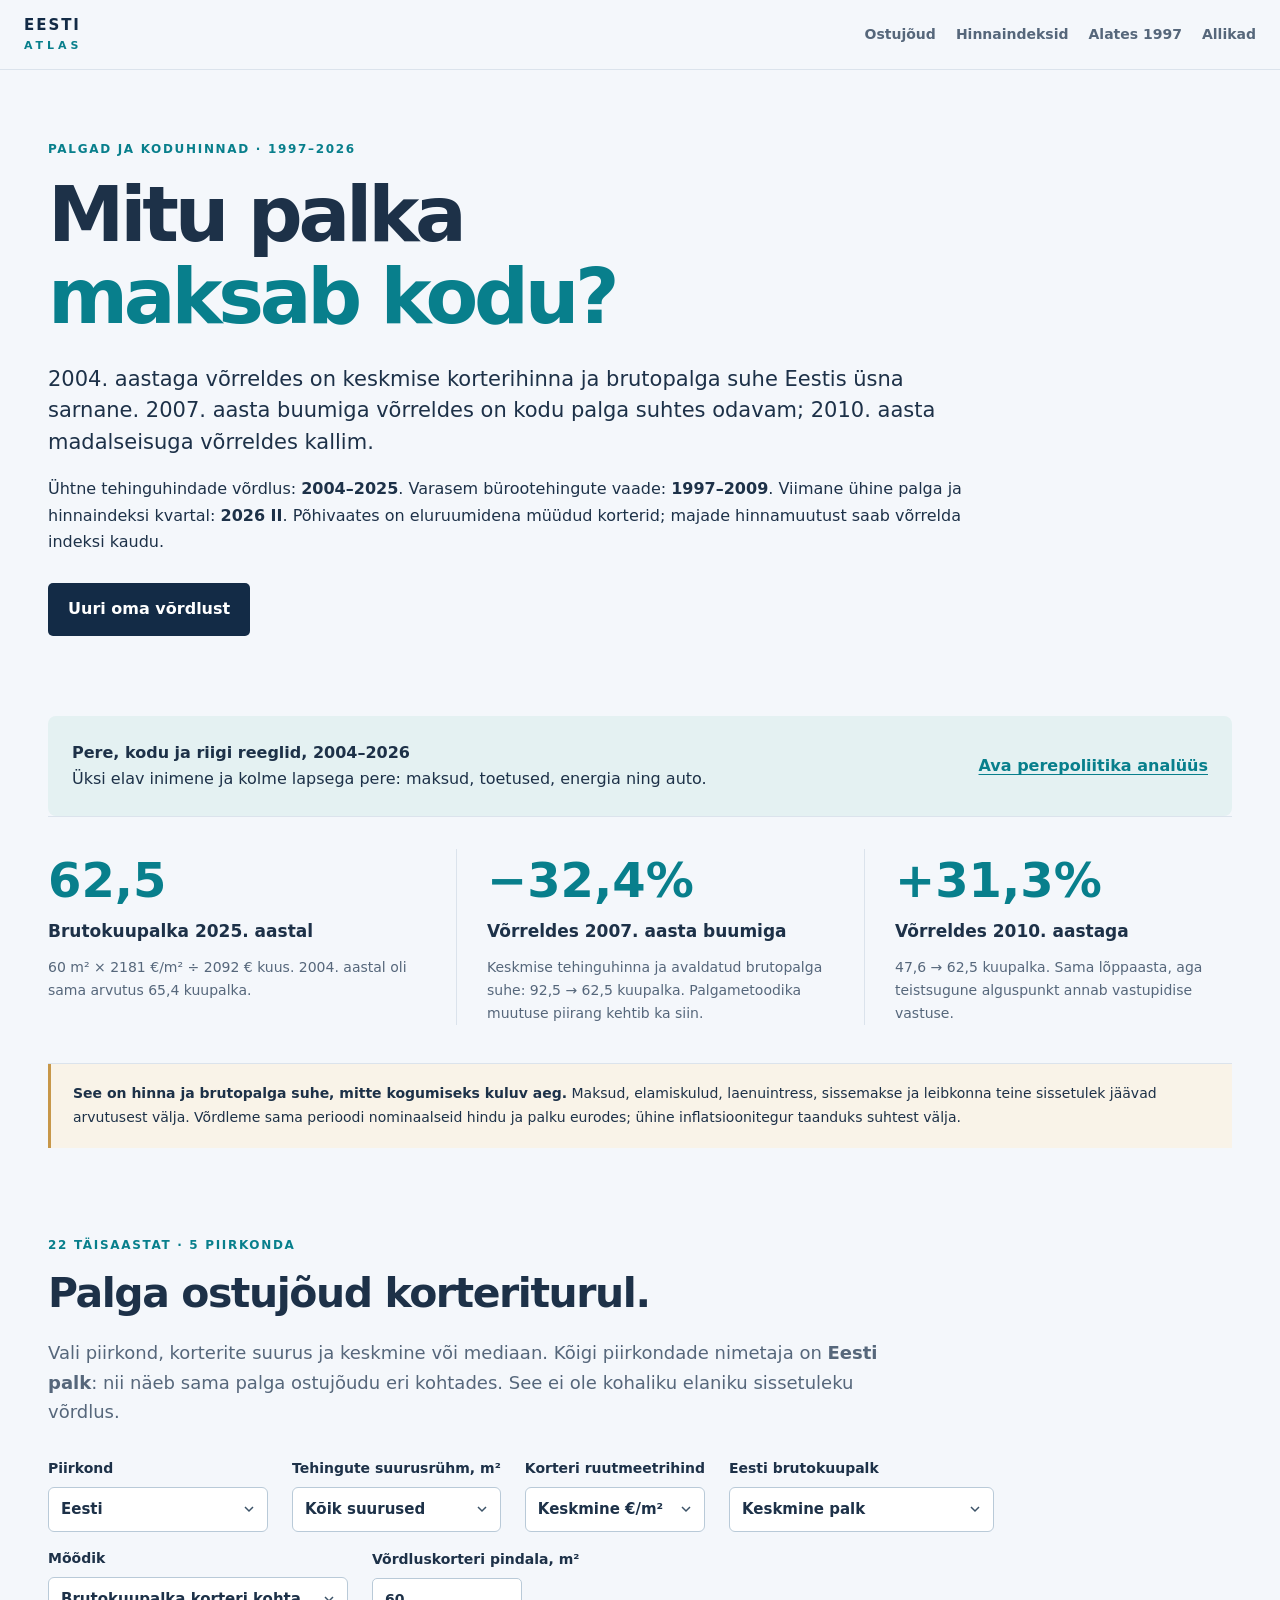
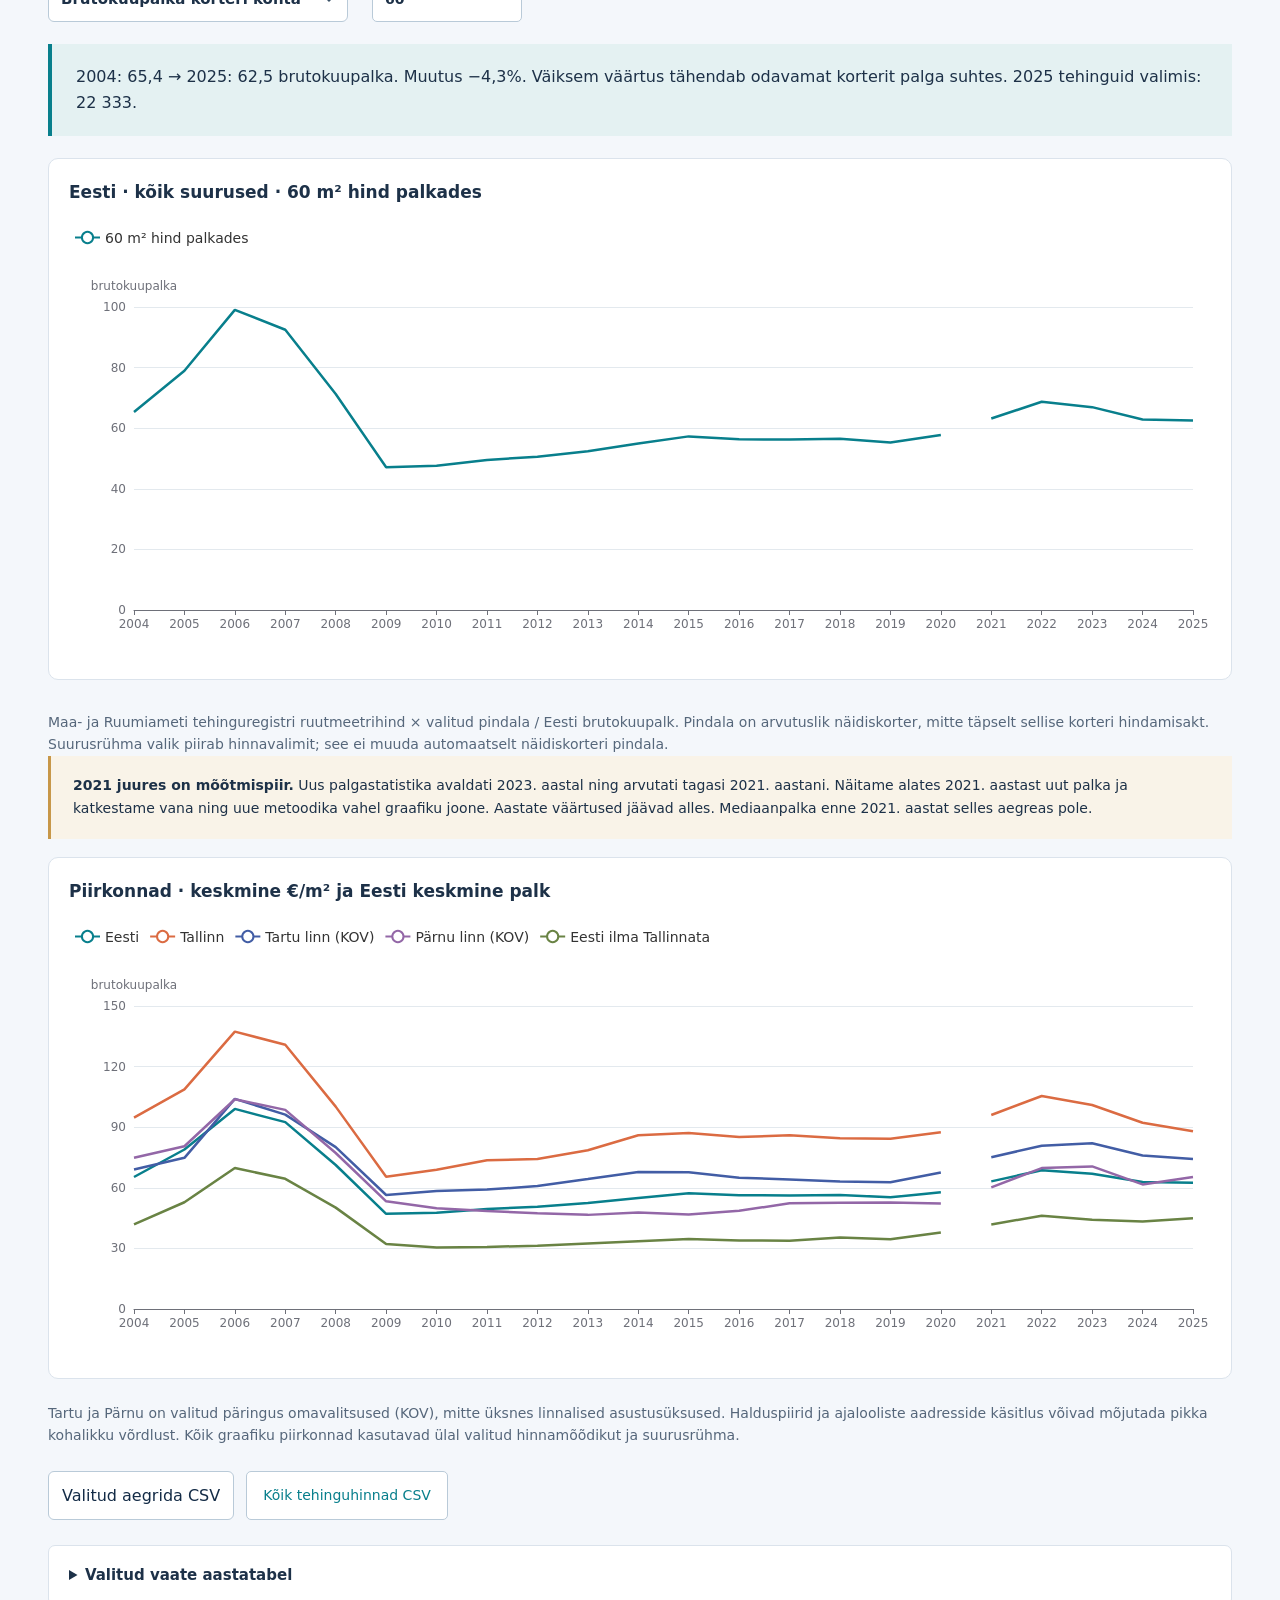
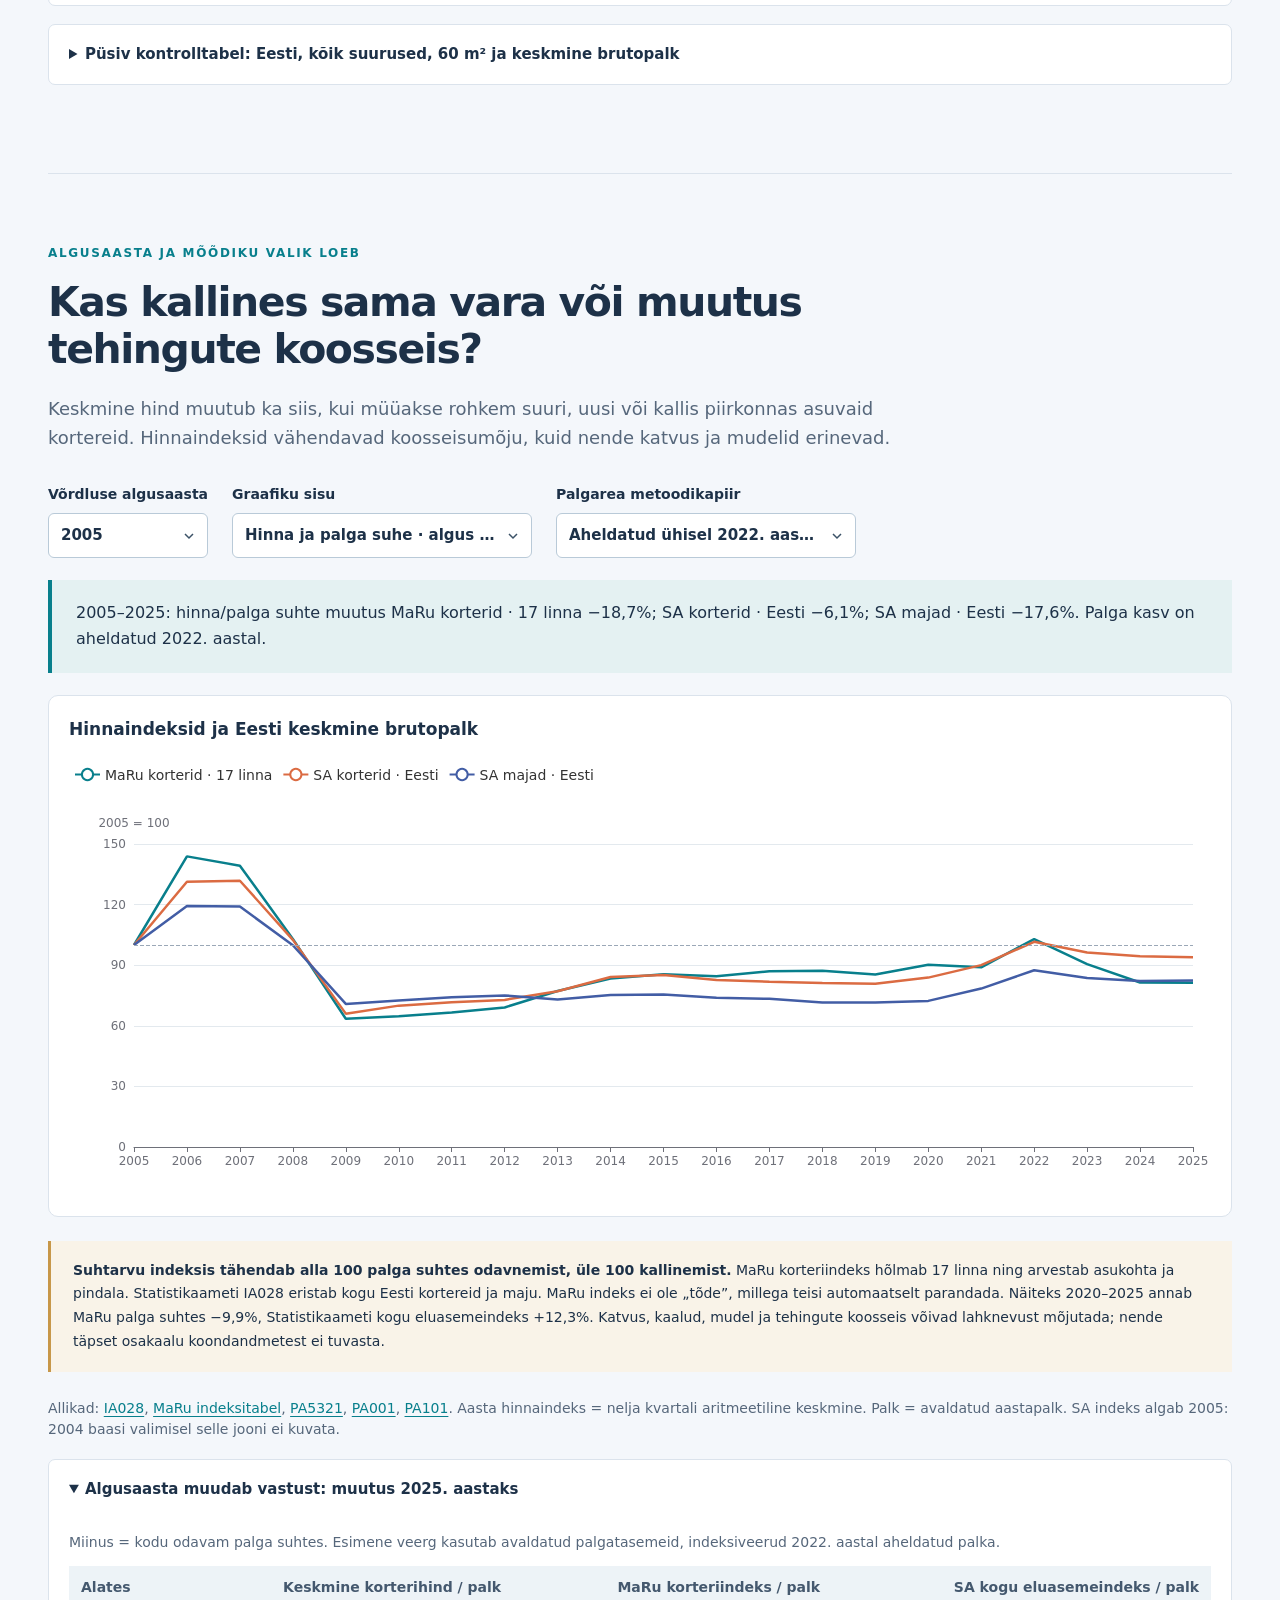
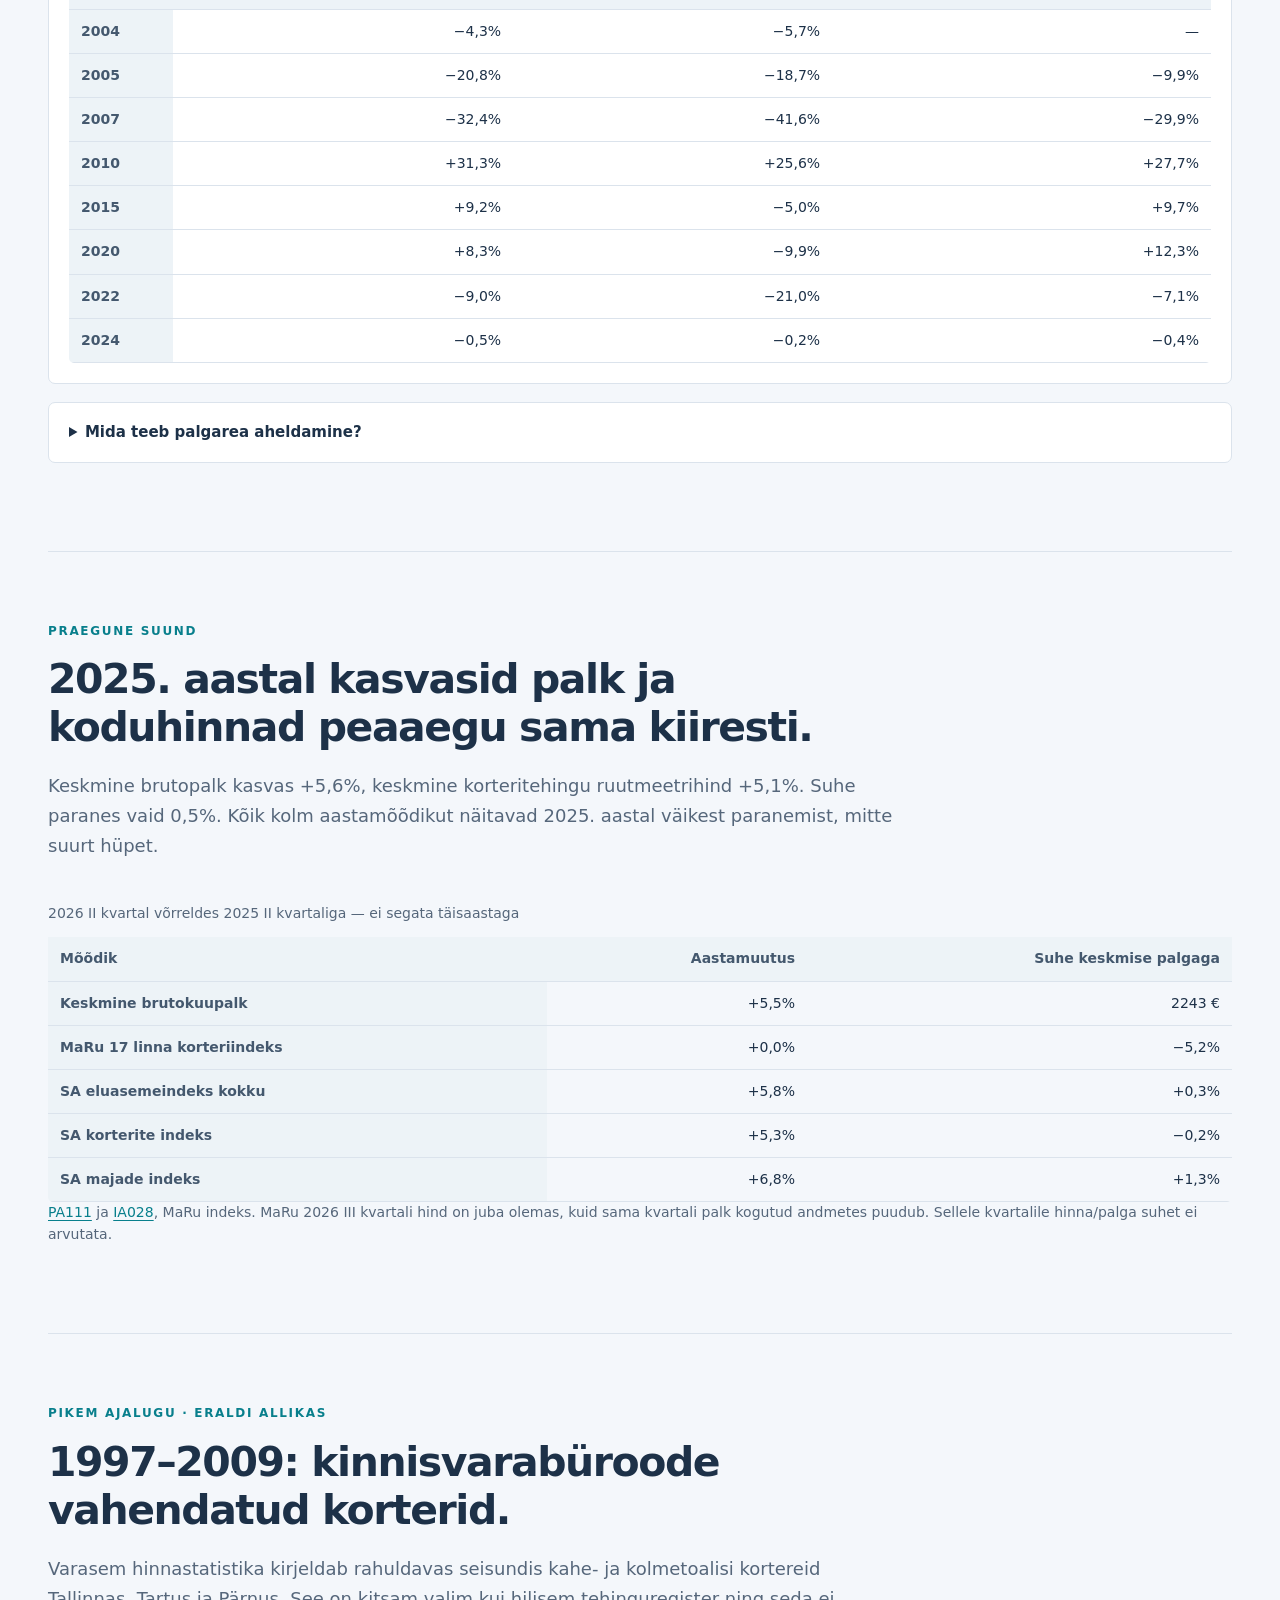
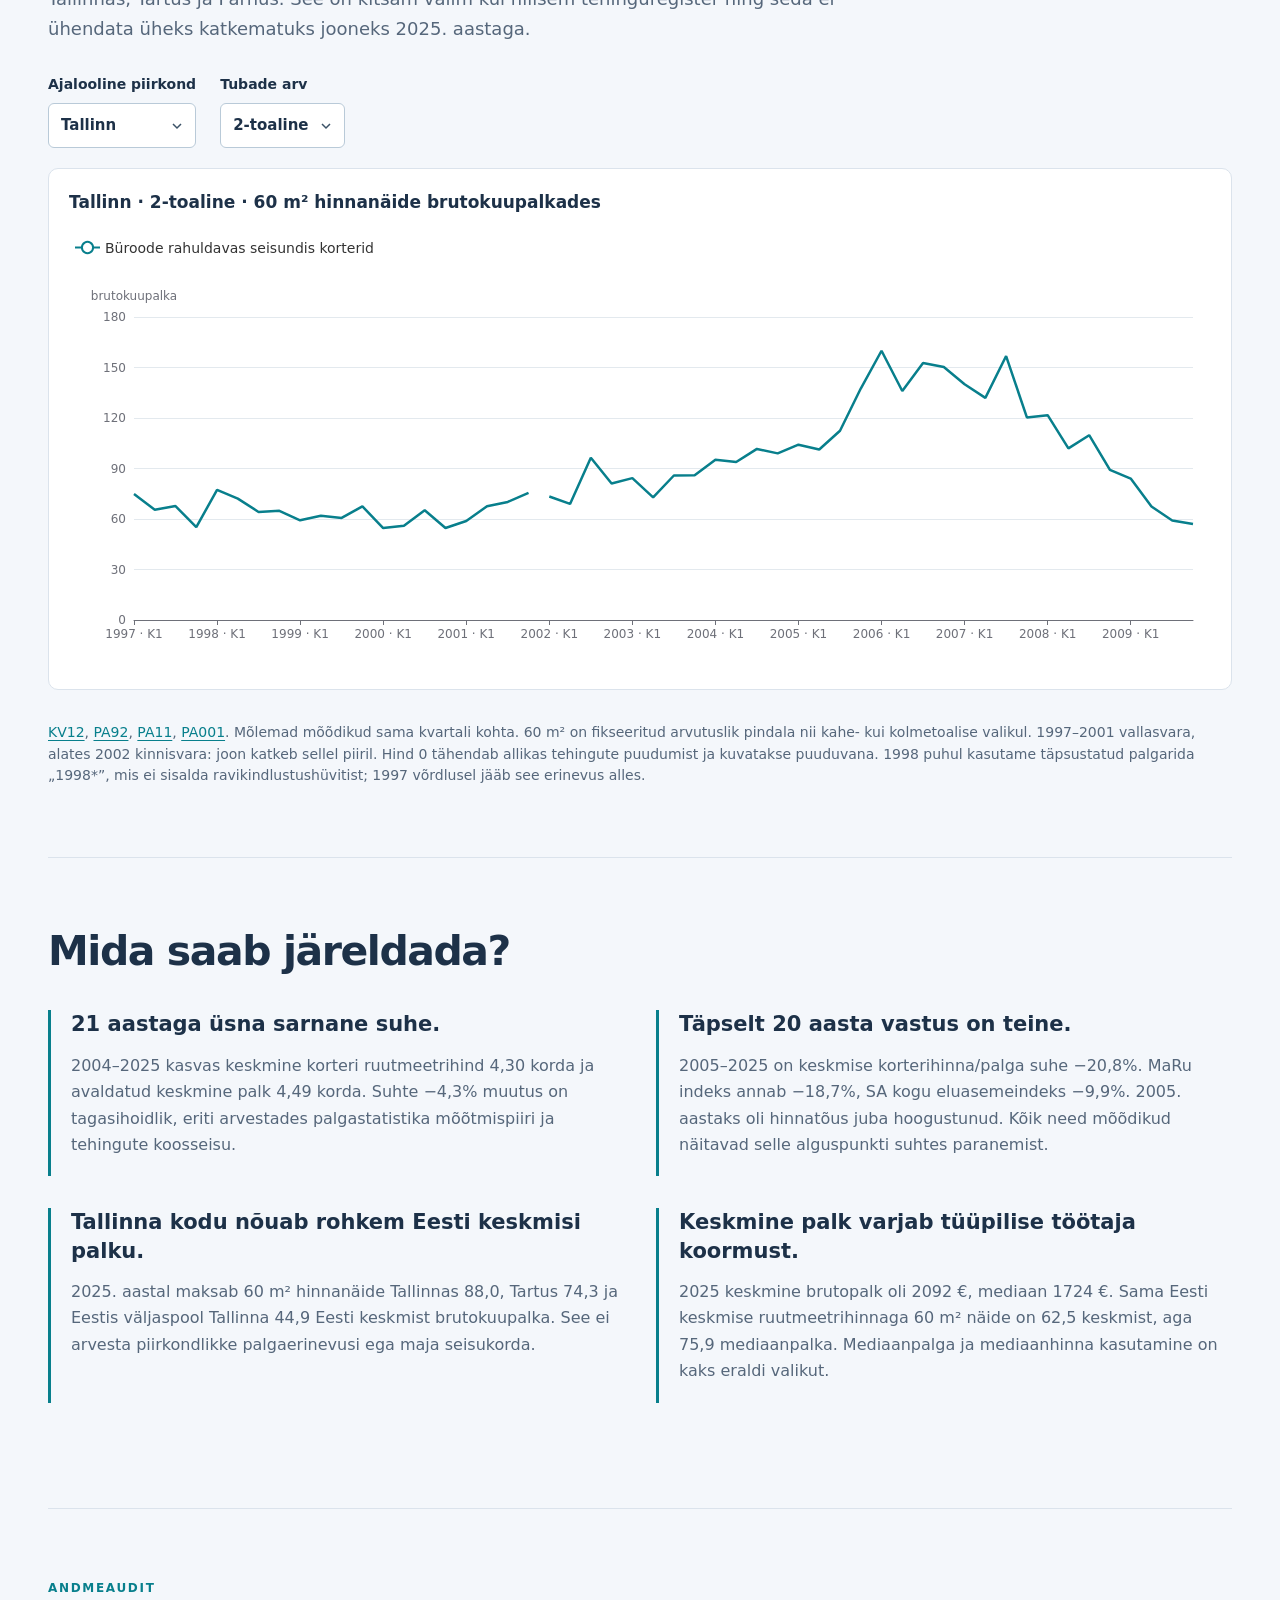
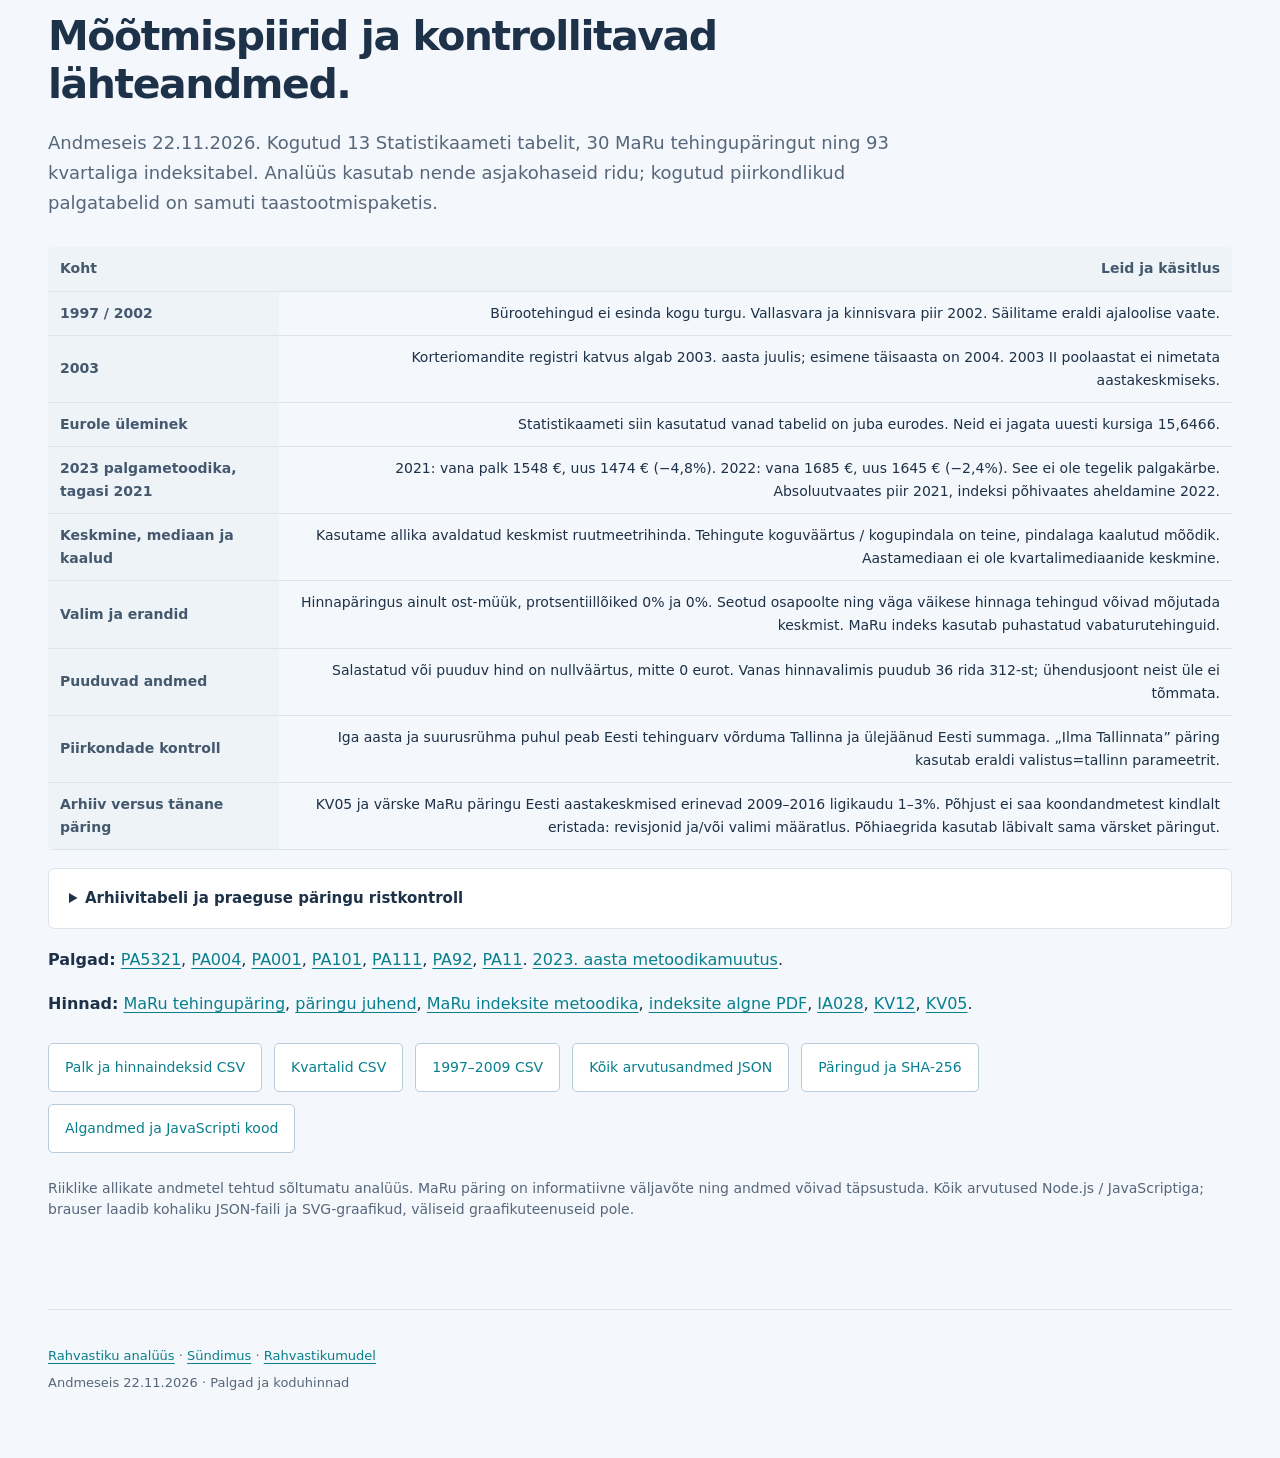
<file: housing.html>
<!doctype html><html lang="et"><head><meta charset="utf-8"><meta name="viewport" content="width=device-width,initial-scale=1"><meta name="theme-color" content="#132b46"><meta name="description" content="Palgad ja koduhinnad Eestis 1997–2026. Mitu brutokuupalka maksab 60 m² korter? Tehinguhinnad, piirkonnad, hinnaindeksid ja mõõtmisvahed."><title>Palgad ja koduhinnad · Eesti atlas</title><link rel="stylesheet" href="style.css"><link rel="stylesheet" href="housing.css"><script defer src="vendor/echarts.min.js"></script><script type="module" src="housing.js"></script></head><body><a class="skip" href="#main">Põhisisu juurde</a><header class="top"><a class="brand" href="index.html">EESTI<span>ATLAS</span></a><nav aria-label="Peamine"><a href="#ostujoud">Ostujõud</a><a href="#indeksid">Hinnaindeksid</a><a href="#ajalugu">Alates 1997</a><a href="#meetod">Allikad</a></nav></header><main id="main">
<section class="housing-hero"><p class="eyebrow">PALGAD JA KODUHINNAD · 1997–2026</p><h1>Mitu palka<br><em>maksab kodu?</em></h1><p class="lead">2004. aastaga võrreldes on keskmise korterihinna ja brutopalga suhe Eestis üsna sarnane. 2007. aasta buumiga võrreldes on kodu palga suhtes odavam; 2010. aasta madalseisuga võrreldes kallim.</p><p>Ühtne tehinguhindade võrdlus: <b>2004–2025</b>. Varasem bürootehingute vaade: <b>1997–2009</b>. Viimane ühine palga ja hinnaindeksi kvartal: <b>2026 II</b>. Põhivaates on eluruumidena müüdud korterid; majade hinnamuutust saab võrrelda indeksi kaudu.</p><a class="primary" href="#ostujoud">Uuri oma võrdlust</a></section>
<aside class="model-link"><p><strong>Pere, kodu ja riigi reeglid, 2004–2026</strong><br>Üksi elav inimene ja kolme lapsega pere: maksud, toetused, energia ning auto.</p><a href="policy.html">Ava perepoliitika analüüs</a></aside><section class="takeaways" aria-label="60 m² korter Eesti keskmise hinnaga"><article><span class="stat">62,5</span><h2>Brutokuupalka 2025. aastal</h2><p>60 m² × 2181 €/m² ÷ 2092 € kuus. 2004. aastal oli sama arvutus 65,4 kuupalka.</p></article><article><span class="stat">−32,4%</span><h2>Võrreldes 2007. aasta buumiga</h2><p>Keskmise tehinguhinna ja avaldatud brutopalga suhe: 92,5 → 62,5 kuupalka. Palgametoodika muutuse piirang kehtib ka siin.</p></article><article><span class="stat">+31,3%</span><h2>Võrreldes 2010. aastaga</h2><p>47,6 → 62,5 kuupalka. Sama lõppaasta, aga teistsugune alguspunkt annab vastupidise vastuse.</p></article></section>
<p class="notice"><b>See on hinna ja brutopalga suhe, mitte kogumiseks kuluv aeg.</b> Maksud, elamiskulud, laenuintress, sissemakse ja leibkonna teine sissetulek jäävad arvutusest välja. Võrdleme sama perioodi nominaalseid hindu ja palku eurodes; ühine inflatsioonitegur taanduks suhtest välja.</p>
<section class="section" id="ostujoud"><div class="section-heading"><p class="eyebrow">22 TÄISAASTAT · 5 PIIRKONDA</p><h2>Palga ostujõud korteriturul.</h2><p>Vali piirkond, korterite suurus ja keskmine või mediaan. Kõigi piirkondade nimetaja on <b>Eesti palk</b>: nii näeb sama palga ostujõudu eri kohtades. See ei ole kohaliku elaniku sissetuleku võrdlus.</p></div>
<div class="controls"><label>Piirkond<select id="region"><option value="estonia">Eesti</option><option value="tallinn">Tallinn</option><option value="tartu">Tartu linn (KOV)</option><option value="parnu">Pärnu linn (KOV)</option><option value="rest">Eesti ilma Tallinnata</option></select></label><label>Tehingute suurusrühm, m²<select id="size"><option value="KOKKU">Kõik suurused</option><option>10-29,99</option><option>30-40,99</option><option>41-54,99</option><option>55-69,99</option><option>70-249,99</option></select></label><label>Korteri ruutmeetrihind<select id="price"><option value="price">Keskmine €/m²</option><option value="priceMedian">Mediaan €/m²</option></select></label><label>Eesti brutokuupalk<select id="wage"><option value="wage">Keskmine palk</option><option value="wageMedian">Mediaanpalk · 2021–2025</option></select></label><label>Mõõdik<select id="metric"><option value="months">Brutokuupalka korteri kohta</option><option value="sqm">Ruutmeetrit ühe kuupalga eest</option></select></label><label>Võrdluskorteri pindala, m²<input id="area" type="number" min="10" max="250" step="1" value="60" inputmode="numeric"></label></div><p id="housing-status" class="load-status" role="status">Laadin graafikuid… Järeldused ja aastatabel on juba loetavad.</p><p id="housing-answer" class="answer" aria-live="polite"></p>
<figure class="chart-card"><figcaption id="affordability-title">Korteri hind brutokuupalkades · valitud piirkond</figcaption><div class="chart" id="affordability" role="img" aria-labelledby="affordability-title"></div></figure>
<p class="source">Maa- ja Ruumiameti tehinguregistri ruutmeetrihind × valitud pindala / Eesti brutokuupalk. Pindala on arvutuslik näidiskorter, mitte täpselt sellise korteri hindamisakt. Suurusrühma valik piirab hinnavalimit; see ei muuda automaatselt näidiskorteri pindala.</p>
<p class="notice"><b>2021 juures on mõõtmispiir.</b> Uus palgastatistika avaldati 2023. aastal ning arvutati tagasi 2021. aastani. Näitame alates 2021. aastast uut palka ja katkestame vana ning uue metoodika vahel graafiku joone. Aastate väärtused jäävad alles. Mediaanpalka enne 2021. aastat selles aegreas pole.</p>
<figure class="chart-card"><figcaption id="regions-chart-title">Sama Eesti palk, erinev korteriturg</figcaption><div class="chart" id="regions-chart" role="img" aria-labelledby="regions-chart-title"></div></figure>
<p class="small">Tartu ja Pärnu on valitud päringus omavalitsused (KOV), mitte üksnes linnalised asustusüksused. Halduspiirid ja ajalooliste aadresside käsitlus võivad mõjutada pikka kohalikku võrdlust. Kõik graafiku piirkonnad kasutavad ülal valitud hinnamõõdikut ja suurusrühma.</p>
<div class="downloads"><button id="selected-csv" disabled>Valitud aegrida CSV</button><a href="data/housing/transactions.csv" download>Kõik tehinguhinnad CSV</a></div>
<details><summary>Valitud vaate aastatabel</summary><div id="selected-table" class="table-wrap" tabindex="0"></div></details>
<details><summary>Püsiv kontrolltabel: Eesti, kõik suurused, 60 m² ja keskmine brutopalk</summary><div class="table-wrap" tabindex="0"><table><thead><tr><th>Aasta</th><th>€/m²</th><th>Brutopalk €</th><th>60 m² / kuupalk</th><th>Tehinguid</th></tr></thead><tbody><tr><th>2004</th><td>507,61</td><td>466</td><td>65,4</td><td>19 841</td></tr><tr><th>2005</th><td>678,95</td><td>516</td><td>78,9</td><td>28 538</td></tr><tr><th>2006</th><td>992,21</td><td>601</td><td>99,1</td><td>29 142</td></tr><tr><th>2007</th><td>1117,70</td><td>725</td><td>92,5</td><td>24 319</td></tr><tr><th>2008</th><td>980,15</td><td>825</td><td>71,3</td><td>15 976</td></tr><tr><th>2009</th><td>615,54</td><td>784</td><td>47,1</td><td>10 863</td></tr><tr><th>2010</th><td>628,81</td><td>792</td><td>47,6</td><td>13 278</td></tr><tr><th>2011</th><td>692,70</td><td>839</td><td>49,5</td><td>13 178</td></tr><tr><th>2012</th><td>748,21</td><td>887</td><td>50,6</td><td>15 847</td></tr><tr><th>2013</th><td>829,19</td><td>949</td><td>52,4</td><td>18 323</td></tr><tr><th>2014</th><td>920,55</td><td>1005</td><td>55,0</td><td>18 764</td></tr><tr><th>2015</th><td>1017,09</td><td>1065</td><td>57,3</td><td>20 421</td></tr><tr><th>2016</th><td>1076,09</td><td>1146</td><td>56,3</td><td>21 040</td></tr><tr><th>2017</th><td>1144,58</td><td>1221</td><td>56,2</td><td>22 790</td></tr><tr><th>2018</th><td>1233,44</td><td>1310</td><td>56,5</td><td>22 608</td></tr><tr><th>2019</th><td>1296,13</td><td>1407</td><td>55,3</td><td>23 511</td></tr><tr><th>2020</th><td>1393,67</td><td>1448</td><td>57,7</td><td>22 250</td></tr><tr><th>2021*</th><td>1552,32</td><td>1474</td><td>63,2</td><td>27 710</td></tr><tr><th>2022*</th><td>1884,13</td><td>1645</td><td>68,7</td><td>25 457</td></tr><tr><th>2023*</th><td>2044,03</td><td>1832</td><td>66,9</td><td>21 441</td></tr><tr><th>2024*</th><td>2075,20</td><td>1981</td><td>62,9</td><td>21 092</td></tr><tr><th>2025*</th><td>2180,89</td><td>2092</td><td>62,5</td><td>22 333</td></tr></tbody></table><p>* Uus palgametoodika. Tabel ei muutu valikutega.</p></div></details></section>
<section class="section" id="indeksid"><div class="section-heading"><p class="eyebrow">ALGUSAASTA JA MÕÕDIKU VALIK LOEB</p><h2>Kas kallines sama vara või muutus tehingute koosseis?</h2><p>Keskmine hind muutub ka siis, kui müüakse rohkem suuri, uusi või kallis piirkonnas asuvaid kortereid. Hinnaindeksid vähendavad koosseisumõju, kuid nende katvus ja mudelid erinevad.</p></div><div class="controls"><label>Võrdluse algusaasta<select id="baseline"><option >2004</option><option selected>2005</option><option >2006</option><option >2007</option><option >2008</option><option >2009</option><option >2010</option><option >2011</option><option >2012</option><option >2013</option><option >2014</option><option >2015</option><option >2016</option><option >2017</option><option >2018</option><option >2019</option><option >2020</option><option >2021</option><option >2022</option><option >2023</option><option >2024</option><option >2025</option></select></label><label>Graafiku sisu<select id="index-mode"><option value="ratio">Hinna ja palga suhe · algus = 100</option><option value="growth">Hinna ja palga kasv eraldi · algus = 100</option></select></label><label>Palgarea metoodikapiir<select id="wage-link"><option value="wageLinked">Aheldatud ühisel 2022. aastal</option><option value="wageLinked2021">Tundlikkus: aheldatud 2021. aastal</option><option value="wage">Avaldatud palgatasemed · piir 2021</option></select></label></div><p id="index-answer" class="answer" aria-live="polite"></p><figure class="chart-card"><figcaption id="index-chart-title">Hinnaindeksid ja Eesti keskmine brutopalk</figcaption><div class="chart" id="index-chart" role="img" aria-labelledby="index-chart-title"></div></figure>
<p class="notice"><b>Suhtarvu indeksis tähendab alla 100 palga suhtes odavnemist, üle 100 kallinemist.</b> MaRu korteriindeks hõlmab 17 linna ning arvestab asukohta ja pindala. Statistikaameti IA028 eristab kogu Eesti kortereid ja maju. MaRu indeks ei ole „tõde”, millega teisi automaatselt parandada. Näiteks 2020–2025 annab MaRu palga suhtes −9,9%, Statistikaameti kogu eluasemeindeks +12,3%. Katvus, kaalud, mudel ja tehingute koosseis võivad lahknevust mõjutada; nende täpset osakaalu koondandmetest ei tuvasta.</p>
<p class="source">Allikad: <a href="https://andmed.stat.ee/et/stat/IA028">IA028</a>, <a href="https://maaruum.ee/sites/default/files/documents/2026-10/Kinnisvara%20hinnaindeksite%20KOKKUV%C3%95TE%202026%20III.pdf">MaRu indeksitabel</a>, <a href="https://andmed.stat.ee/et/stat/PA5321">PA5321</a>, <a href="https://andmed.stat.ee/et/stat/PA001">PA001</a>, <a href="https://andmed.stat.ee/et/stat/PA101">PA101</a>. Aasta hinnaindeks = nelja kvartali aritmeetiline keskmine. Palk = avaldatud aastapalk. SA indeks algab 2005: 2004 baasi valimisel selle jooni ei kuvata.</p>
<details open><summary>Algusaasta muudab vastust: muutus 2025. aastaks</summary><div class="table-wrap" tabindex="0"><table><caption>Miinus = kodu odavam palga suhtes. Esimene veerg kasutab avaldatud palgatasemeid, indeksiveerud 2022. aastal aheldatud palka.</caption><thead><tr><th>Alates</th><th>Keskmine korterihind / palk</th><th>MaRu korteriindeks / palk</th><th>SA kogu eluasemeindeks / palk</th></tr></thead><tbody><tr><th>2004</th><td>−4,3%</td><td>−5,7%</td><td>—</td></tr><tr><th>2005</th><td>−20,8%</td><td>−18,7%</td><td>−9,9%</td></tr><tr><th>2007</th><td>−32,4%</td><td>−41,6%</td><td>−29,9%</td></tr><tr><th>2010</th><td>+31,3%</td><td>+25,6%</td><td>+27,7%</td></tr><tr><th>2015</th><td>+9,2%</td><td>−5,0%</td><td>+9,7%</td></tr><tr><th>2020</th><td>+8,3%</td><td>−9,9%</td><td>+12,3%</td></tr><tr><th>2022</th><td>−9,0%</td><td>−21,0%</td><td>−7,1%</td></tr><tr><th>2024</th><td>−0,5%</td><td>−0,2%</td><td>−0,4%</td></tr></tbody></table></div></details>
<details><summary>Mida teeb palgarea aheldamine?</summary><p>Aastani 2022 kasutame vana metoodika palga kasvumäärasid. Alates 2023. aastast kasutame uue metoodika kasvumäärasid: aheldatud palk(t) = vana palk(2022) × uus palk(t) / uus palk(2022). See eemaldab ühise 2022. aasta tasemevahe, aga ei muuda eri metoodikaid täielikult samaväärseks. Aheldatud väärtus on ainult indeksite arvutamise abisuurus, mitte väide tegeliku palga kohta.</p><p>2004–2025 MaRu hinna/palga suhte muutus on 2022 ühendusega −5,7%, 2021 ühendusega −8,0%. Valik võimaldab kontrollida, kui tundlik on tulemus ühendusaasta suhtes. Absoluutsete eurode ja kuupalkade põhivaates kasutame alati avaldatud palgatasemeid.</p></details></section>
<section class="section"><div class="section-heading"><p class="eyebrow">PRAEGUNE SUUND</p><h2>2025. aastal kasvasid palk ja koduhinnad peaaegu sama kiiresti.</h2><p>Keskmine brutopalk kasvas +5,6%, keskmine korteritehingu ruutmeetrihind +5,1%. Suhe paranes vaid 0,5%. Kõik kolm aastamõõdikut näitavad 2025. aastal väikest paranemist, mitte suurt hüpet.</p></div><div class="table-wrap" tabindex="0"><table><caption>2026 II kvartal võrreldes 2025 II kvartaliga — ei segata täisaastaga</caption><thead><tr><th>Mõõdik</th><th>Aastamuutus</th><th>Suhe keskmise palgaga</th></tr></thead><tbody><tr><th>Keskmine brutokuupalk</th><td>+5,5%</td><td>2243 €</td></tr><tr><th>MaRu 17 linna korteriindeks</th><td>+0,0%</td><td>−5,2%</td></tr><tr><th>SA eluasemeindeks kokku</th><td>+5,8%</td><td>+0,3%</td></tr><tr><th>SA korterite indeks</th><td>+5,3%</td><td>−0,2%</td></tr><tr><th>SA majade indeks</th><td>+6,8%</td><td>+1,3%</td></tr></tbody></table></div><p class="small"><a href="https://andmed.stat.ee/et/stat/PA111">PA111</a> ja <a href="https://andmed.stat.ee/et/stat/IA028">IA028</a>, MaRu indeks. MaRu 2026 III kvartali hind on juba olemas, kuid sama kvartali palk kogutud andmetes puudub. Sellele kvartalile hinna/palga suhet ei arvutata.</p></section>
<section class="section" id="ajalugu"><div class="section-heading"><p class="eyebrow">PIKEM AJALUGU · ERALDI ALLIKAS</p><h2>1997–2009: kinnisvarabüroode vahendatud korterid.</h2><p>Varasem hinnastatistika kirjeldab rahuldavas seisundis kahe- ja kolmetoalisi kortereid Tallinnas, Tartus ja Pärnus. See on kitsam valim kui hilisem tehinguregister ning seda ei ühendata üheks katkematuks jooneks 2025. aastaga.</p></div><div class="controls"><label>Ajalooline piirkond<select id="legacy-city"><option>Tallinn</option><option>Tartu linn</option><option>Pärnu linn</option></select></label><label>Tubade arv<select id="legacy-rooms"><option>2-toaline</option><option>3-toaline</option></select></label></div><figure class="chart-card"><figcaption id="legacy-chart-title">60 m² hinnanäide brutokuupalkades · kvartalid 1997–2009</figcaption><div class="chart" id="legacy-chart" role="img" aria-labelledby="legacy-chart-title"></div></figure><p class="source"><a href="https://andmed.stat.ee/et/stat/KV12">KV12</a>, <a href="https://andmed.stat.ee/et/stat/PA92">PA92</a>, <a href="https://andmed.stat.ee/et/stat/PA11">PA11</a>, <a href="https://andmed.stat.ee/et/stat/PA001">PA001</a>. Mõlemad mõõdikud sama kvartali kohta. 60 m² on fikseeritud arvutuslik pindala nii kahe- kui kolmetoalise valikul. 1997–2001 vallasvara, alates 2002 kinnisvara: joon katkeb sellel piiril. Hind 0 tähendab allikas tehingute puudumist ja kuvatakse puuduvana. 1998 puhul kasutame täpsustatud palgarida „1998*”, mis ei sisalda ravikindlustushüvitist; 1997 võrdlusel jääb see erinevus alles.</p></section>
<section class="section"><div class="section-heading"><h2>Mida saab järeldada?</h2></div><div class="conclusion-grid"><article><h3>21 aastaga üsna sarnane suhe.</h3><p>2004–2025 kasvas keskmine korteri ruutmeetrihind 4,30 korda ja avaldatud keskmine palk 4,49 korda. Suhte −4,3% muutus on tagasihoidlik, eriti arvestades palgastatistika mõõtmispiiri ja tehingute koosseisu.</p></article><article><h3>Täpselt 20 aasta vastus on teine.</h3><p>2005–2025 on keskmise korterihinna/palga suhe −20,8%. MaRu indeks annab −18,7%, SA kogu eluasemeindeks −9,9%. 2005. aastaks oli hinnatõus juba hoogustunud. Kõik need mõõdikud näitavad selle alguspunkti suhtes paranemist.</p></article><article><h3>Tallinna kodu nõuab rohkem Eesti keskmisi palku.</h3><p>2025. aastal maksab 60 m² hinnanäide Tallinnas 88,0, Tartus 74,3 ja Eestis väljaspool Tallinna 44,9 Eesti keskmist brutokuupalka. See ei arvesta piirkondlikke palgaerinevusi ega maja seisukorda.</p></article><article><h3>Keskmine palk varjab tüüpilise töötaja koormust.</h3><p>2025 keskmine brutopalk oli 2092 €, mediaan 1724 €. Sama Eesti keskmise ruutmeetrihinnaga 60 m² näide on 62,5 keskmist, aga 75,9 mediaanpalka. Mediaanpalga ja mediaanhinna kasutamine on kaks eraldi valikut.</p></article></div></section>
<section class="section" id="meetod"><div class="section-heading"><p class="eyebrow">ANDMEAUDIT</p><h2>Mõõtmispiirid ja kontrollitavad lähteandmed.</h2><p>Andmeseis 22.11.2026. Kogutud 13 Statistikaameti tabelit, 30 MaRu tehingupäringut ning 93 kvartaliga indeksitabel. Analüüs kasutab nende asjakohaseid ridu; kogutud piirkondlikud palgatabelid on samuti taastootmispaketis.</p></div>
<div class="table-wrap" tabindex="0"><table><thead><tr><th>Koht</th><th>Leid ja käsitlus</th></tr></thead><tbody><tr><th>1997 / 2002</th><td>Bürootehingud ei esinda kogu turgu. Vallasvara ja kinnisvara piir 2002. Säilitame eraldi ajaloolise vaate.</td></tr><tr><th>2003</th><td>Korteriomandite registri katvus algab 2003. aasta juulis; esimene täisaasta on 2004. 2003 II poolaastat ei nimetata aastakeskmiseks.</td></tr><tr><th>Eurole üleminek</th><td>Statistikaameti siin kasutatud vanad tabelid on juba eurodes. Neid ei jagata uuesti kursiga 15,6466.</td></tr><tr><th>2023 palgametoodika, tagasi 2021</th><td>2021: vana palk 1548 €, uus 1474 € (−4,8%). 2022: vana 1685 €, uus 1645 € (−2,4%). See ei ole tegelik palgakärbe. Absoluutvaates piir 2021, indeksi põhivaates aheldamine 2022.</td></tr><tr><th>Keskmine, mediaan ja kaalud</th><td>Kasutame allika avaldatud keskmist ruutmeetrihinda. Tehingute koguväärtus / kogupindala on teine, pindalaga kaalutud mõõdik. Aastamediaan ei ole kvartalimediaanide keskmine.</td></tr><tr><th>Valim ja erandid</th><td>Hinnapäringus ainult ost-müük, protsentiillõiked 0% ja 0%. Seotud osapoolte ning väga väikese hinnaga tehingud võivad mõjutada keskmist. MaRu indeks kasutab puhastatud vabaturutehinguid.</td></tr><tr><th>Puuduvad andmed</th><td>Salastatud või puuduv hind on nullväärtus, mitte 0 eurot. Vanas hinnavalimis puudub 36 rida 312-st; ühendusjoont neist üle ei tõmmata.</td></tr><tr><th>Piirkondade kontroll</th><td>Iga aasta ja suurusrühma puhul peab Eesti tehinguarv võrduma Tallinna ja ülejäänud Eesti summaga. „Ilma Tallinnata” päring kasutab eraldi valistus=tallinn parameetrit.</td></tr><tr><th>Arhiiv versus tänane päring</th><td>KV05 ja värske MaRu päringu Eesti aastakeskmised erinevad 2009–2016 ligikaudu 1–3%. Põhjust ei saa koondandmetest kindlalt eristada: revisjonid ja/või valimi määratlus. Põhiaegrida kasutab läbivalt sama värsket päringut.</td></tr></tbody></table></div>
<details><summary>Arhiivitabeli ja praeguse päringu ristkontroll</summary><div class="table-wrap" tabindex="0"><table><thead><tr><th>Aasta</th><th>KV05 €/m²</th><th>MaRu €/m²</th><th>Vahe</th></tr></thead><tbody><tr><th>2009</th><td>634,71</td><td>615,54</td><td>−3,0%</td></tr><tr><th>2010</th><td>640,14</td><td>628,81</td><td>−1,8%</td></tr><tr><th>2011</th><td>706,30</td><td>692,70</td><td>−1,9%</td></tr><tr><th>2012</th><td>759,69</td><td>748,21</td><td>−1,5%</td></tr><tr><th>2013</th><td>842,58</td><td>829,19</td><td>−1,6%</td></tr><tr><th>2014</th><td>932,89</td><td>920,55</td><td>−1,3%</td></tr><tr><th>2015</th><td>1029,40</td><td>1017,09</td><td>−1,2%</td></tr><tr><th>2016</th><td>1087,10</td><td>1076,09</td><td>−1,0%</td></tr></tbody></table></div></details>
<p><b>Palgad:</b> <a href="https://andmed.stat.ee/et/stat/PA5321">PA5321</a>, <a href="https://andmed.stat.ee/et/stat/PA004">PA004</a>, <a href="https://andmed.stat.ee/et/stat/PA001">PA001</a>, <a href="https://andmed.stat.ee/et/stat/PA101">PA101</a>, <a href="https://andmed.stat.ee/et/stat/PA111">PA111</a>, <a href="https://andmed.stat.ee/et/stat/PA92">PA92</a>, <a href="https://andmed.stat.ee/et/stat/PA11">PA11</a>. <a href="https://www.stat.ee/et/uudised/keskmise-palga-metoodika-muudatused-taiendatud-31052023">2023. aasta metoodikamuutus</a>.</p><p><b>Hinnad:</b> <a href="https://statistika.kataster.ee/kinnisvara/">MaRu tehingupäring</a>, <a href="https://maaruum.ee/kinnisvara-hinnastatistika-paringu-juhend">päringu juhend</a>, <a href="https://maaruum.ee/maakataster-ja-maa-hindamine/kinnisvaratehingud/kinnisvaratehingute-statistika">MaRu indeksite metoodika</a>, <a href="https://maaruum.ee/sites/default/files/documents/2026-10/Kinnisvara%20hinnaindeksite%20KOKKUV%C3%95TE%202026%20III.pdf">indeksite algne PDF</a>, <a href="https://andmed.stat.ee/et/stat/IA028">IA028</a>, <a href="https://andmed.stat.ee/et/stat/KV12">KV12</a>, <a href="https://andmed.stat.ee/et/stat/KV05">KV05</a>.</p>
<div class="downloads"><a href="data/housing/annual.csv" download>Palk ja hinnaindeksid CSV</a><a href="data/housing/quarters.csv" download>Kvartalid CSV</a><a href="data/housing/legacy.csv" download>1997–2009 CSV</a><a href="data/housing/index.json" download>Kõik arvutusandmed JSON</a><a href="data/housing/sources.json" download>Päringud ja SHA-256</a><a href="data/reproduce.ndjson.gz" download>Algandmed ja JavaScripti kood</a></div><p class="small">Riiklike allikate andmetel tehtud sõltumatu analüüs. MaRu päring on informatiivne väljavõte ning andmed võivad täpsustuda. Kõik arvutused Node.js / JavaScriptiga; brauser laadib kohaliku JSON-faili ja SVG-graafikud, väliseid graafikuteenuseid pole.</p></section><noscript><p class="notice">Graafikud ja valikud vajavad JavaScripti. Järeldused, põhitabel ja CSV-andmed on ka ilma selleta kättesaadavad.</p></noscript></main><footer><p><a href="index.html">Rahvastiku analüüs</a> · <a href="births.html">Sündimus</a> · <a href="projection.html">Rahvastikumudel</a></p><p>Andmeseis 22.11.2026 · Palgad ja koduhinnad</p></footer></body></html>
</file>
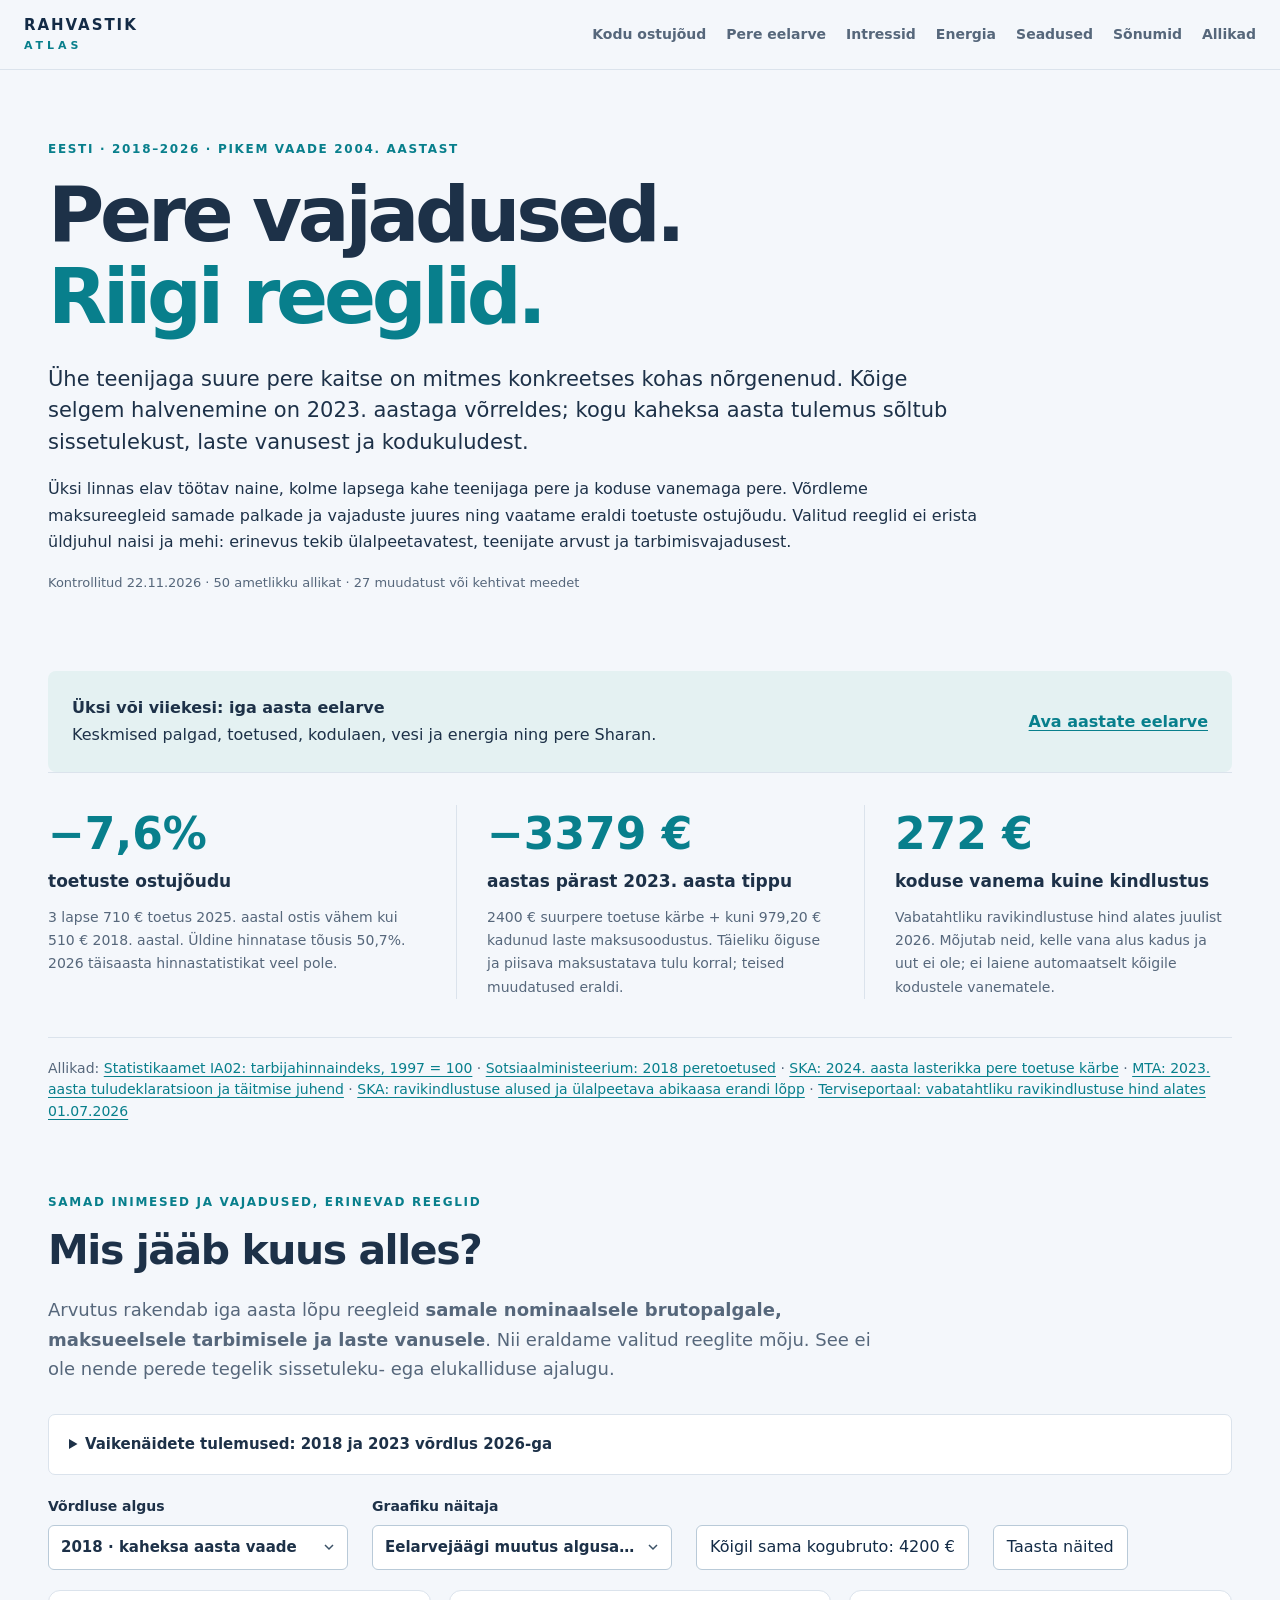
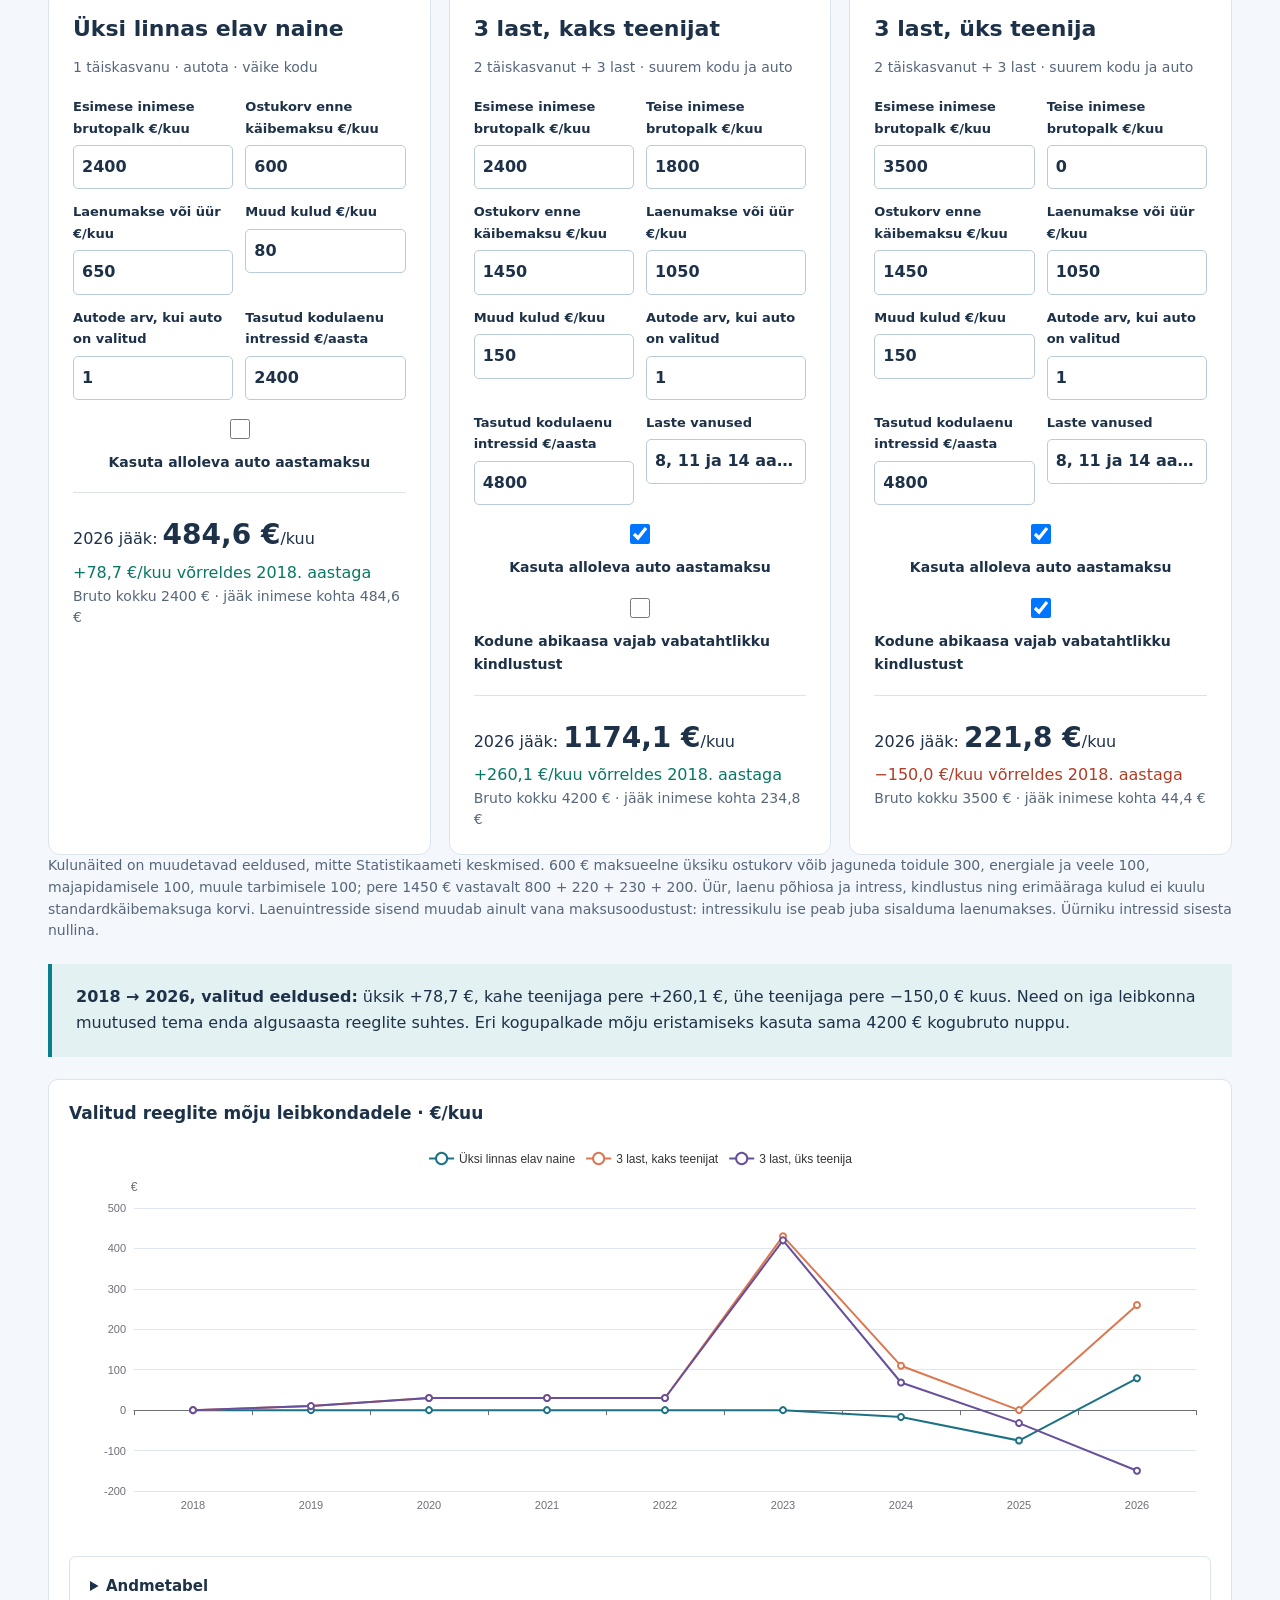
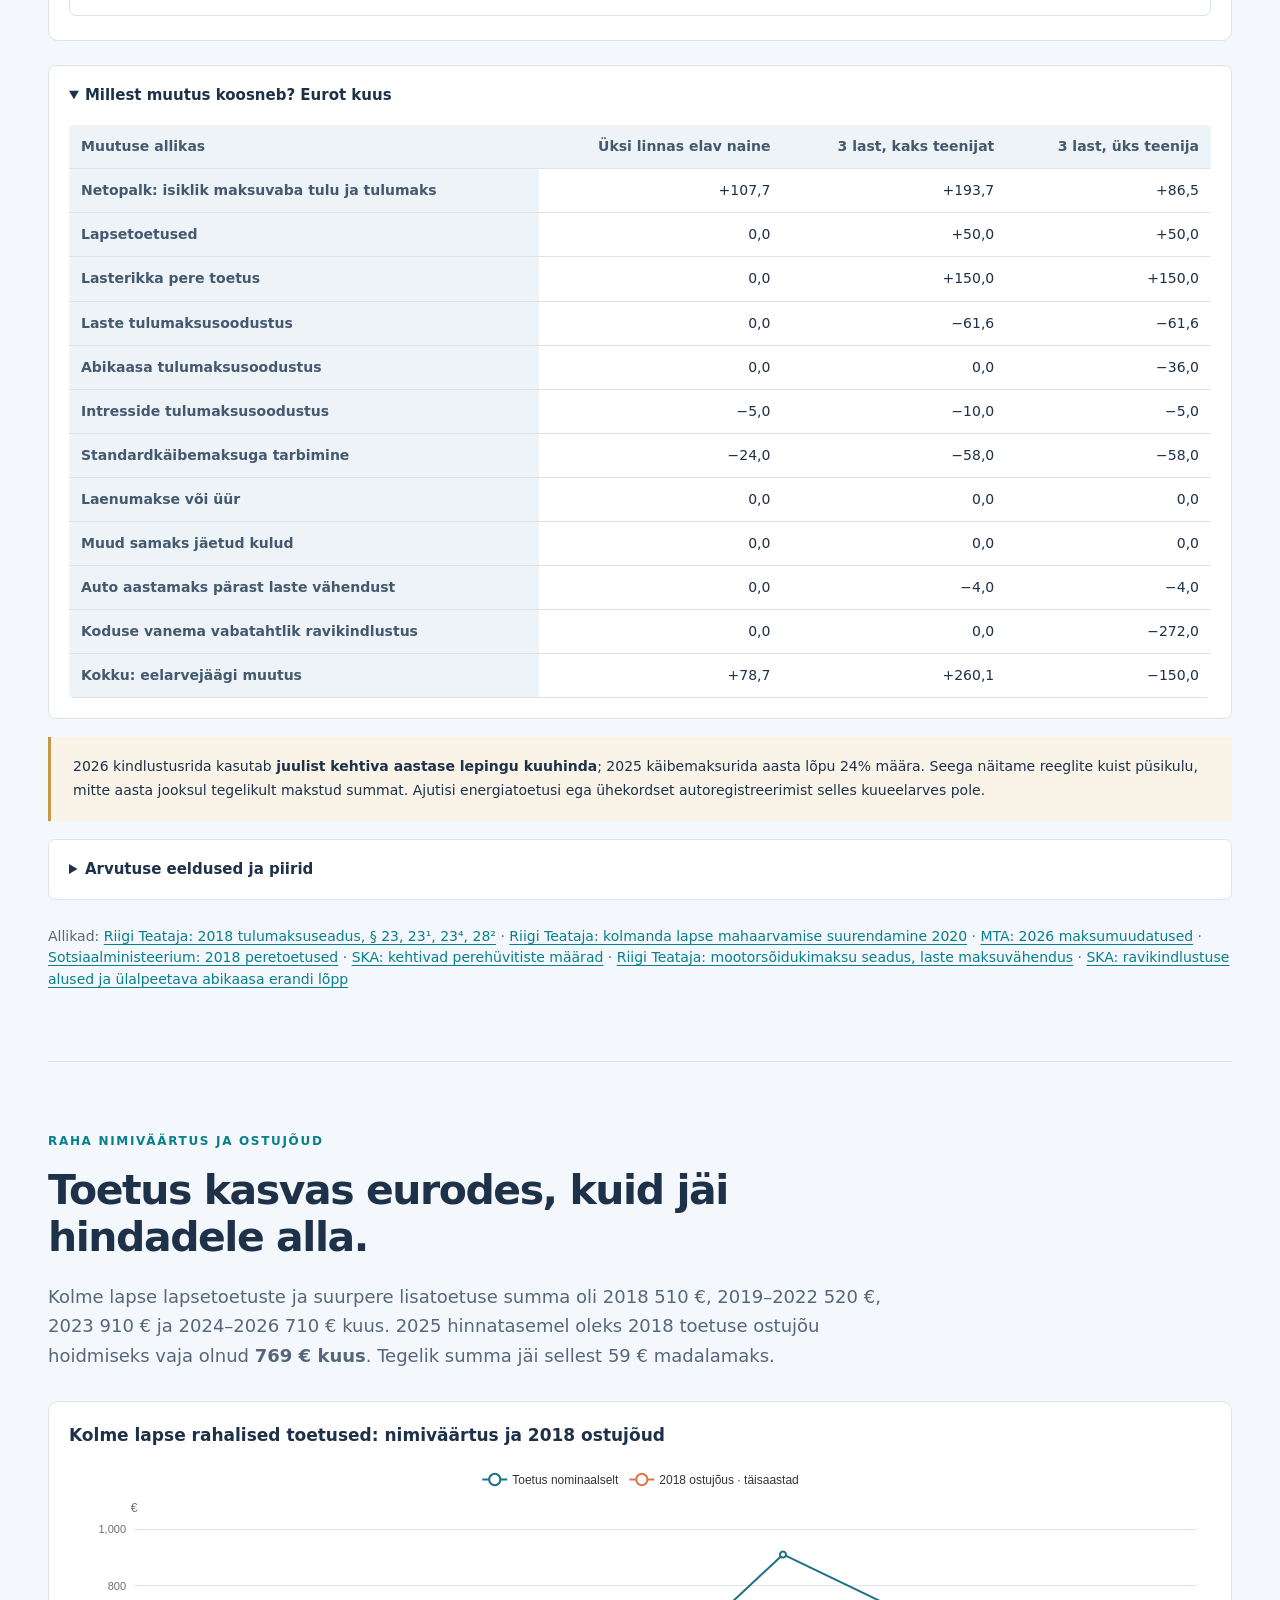
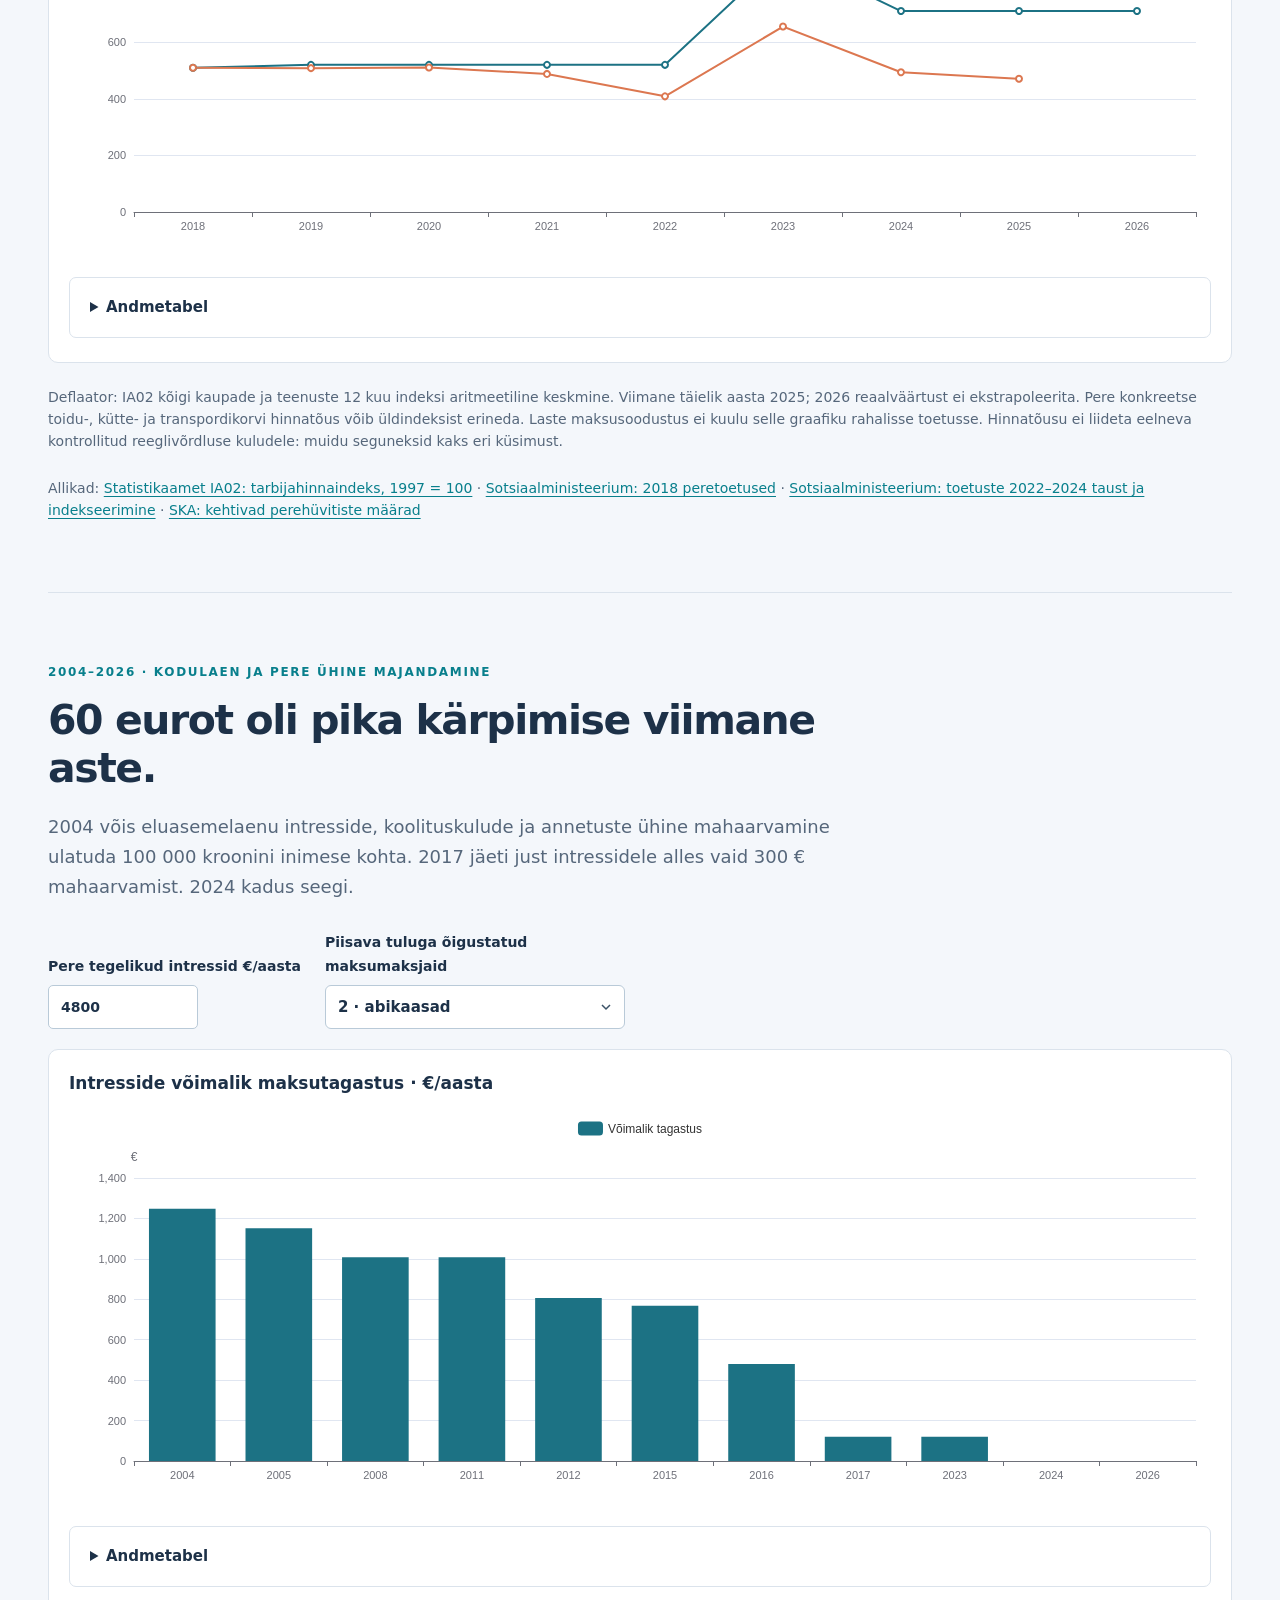
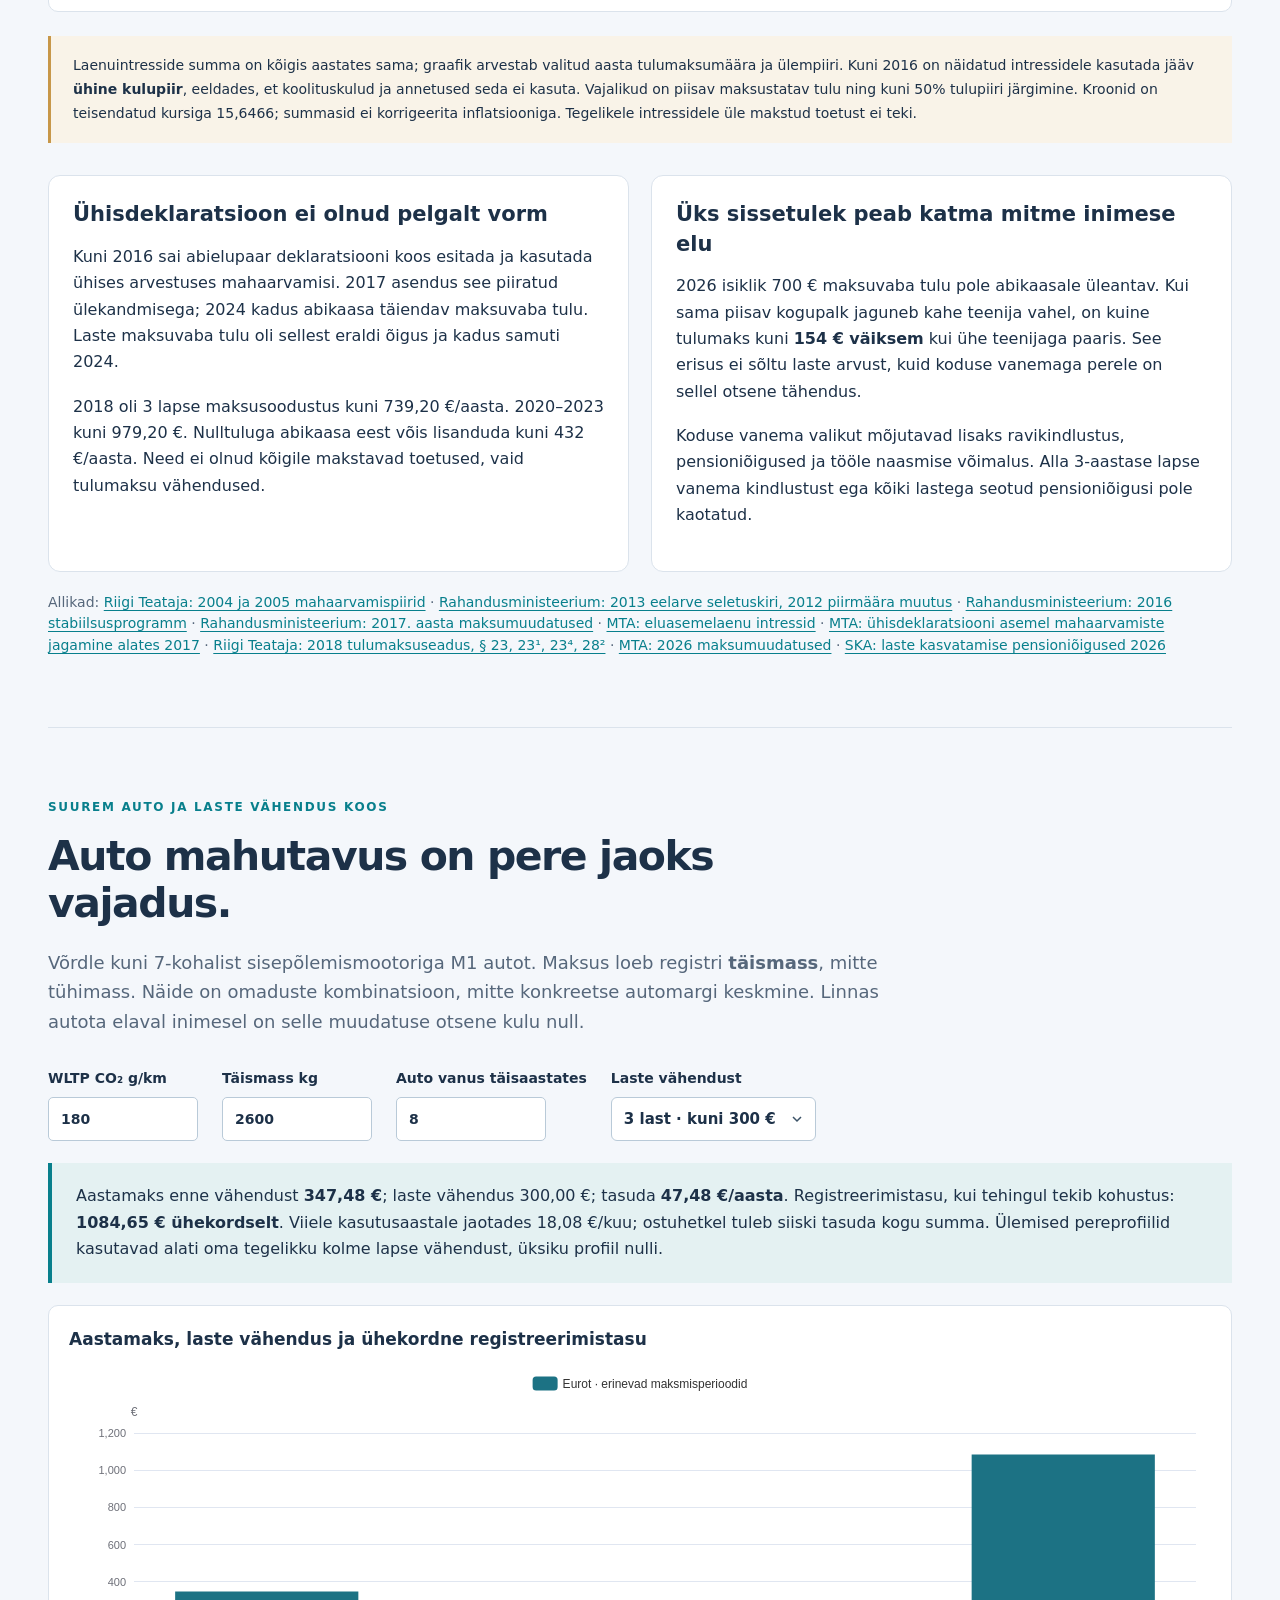
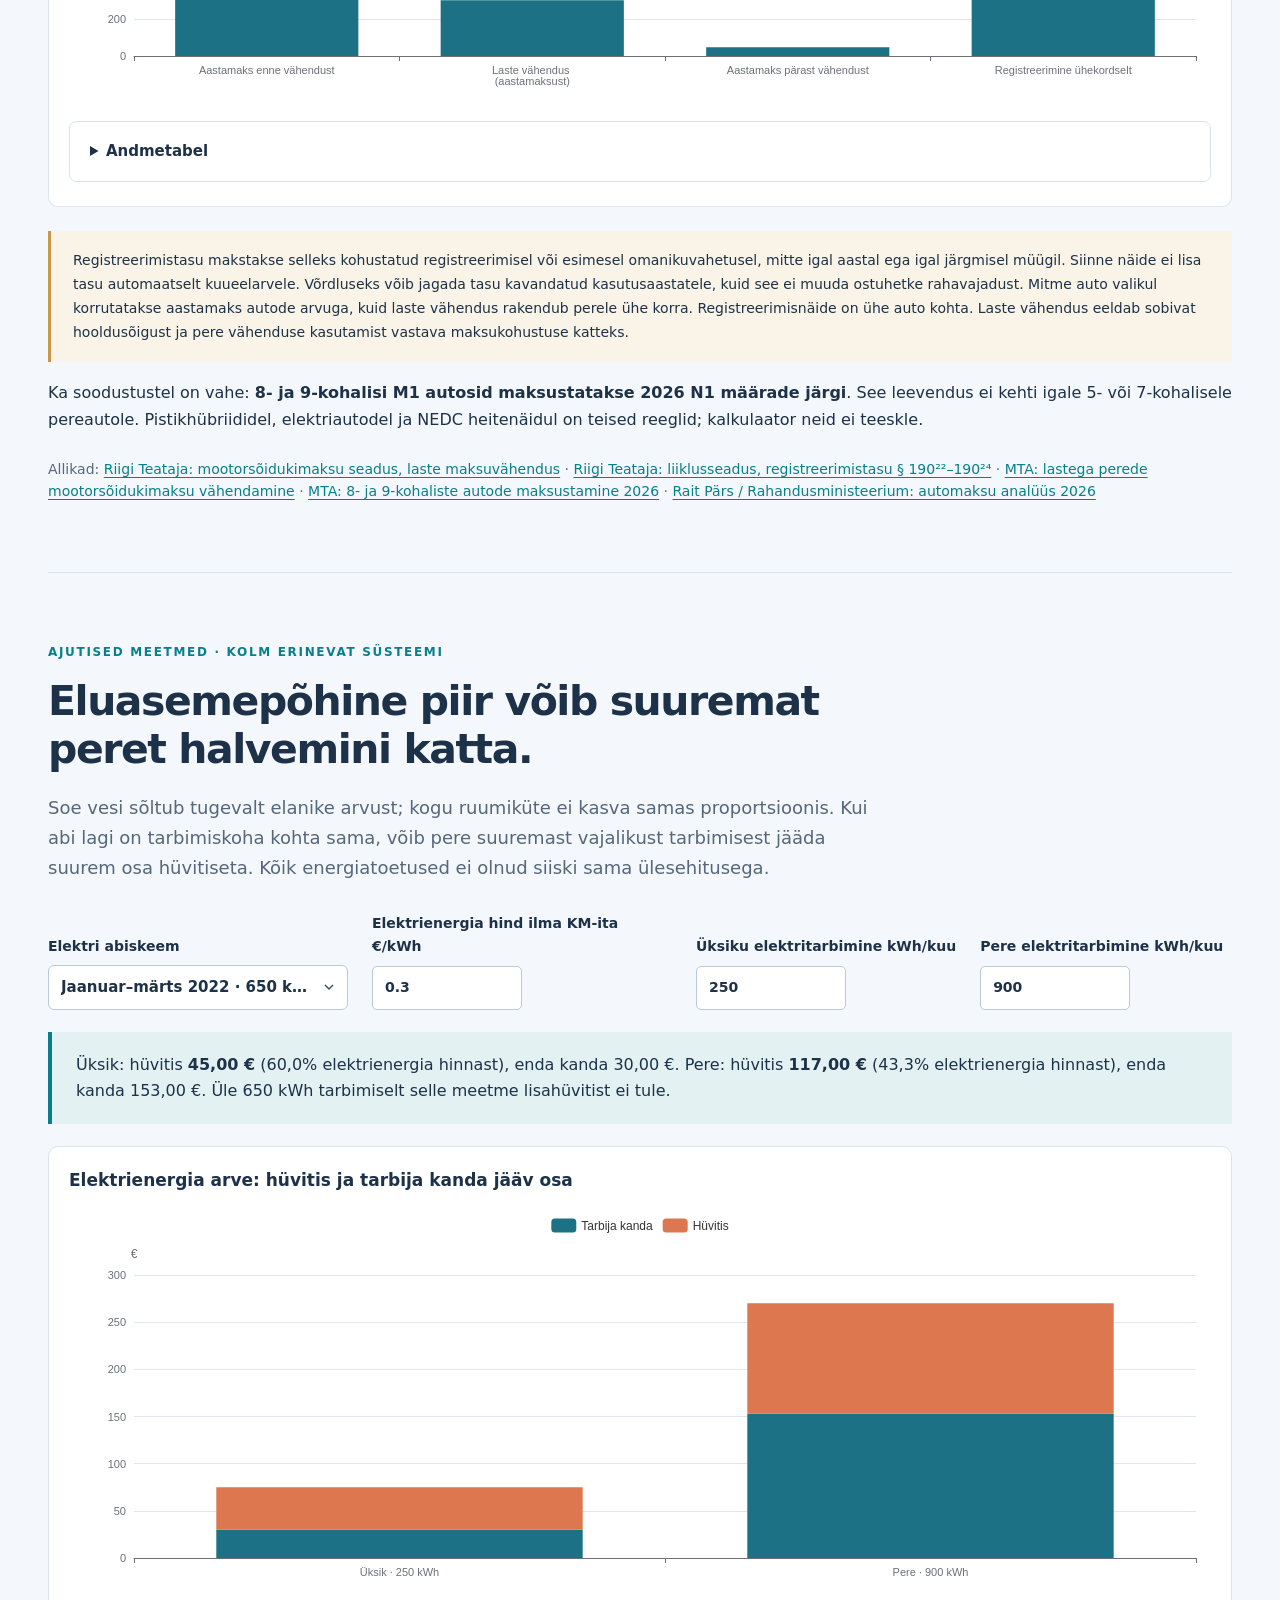
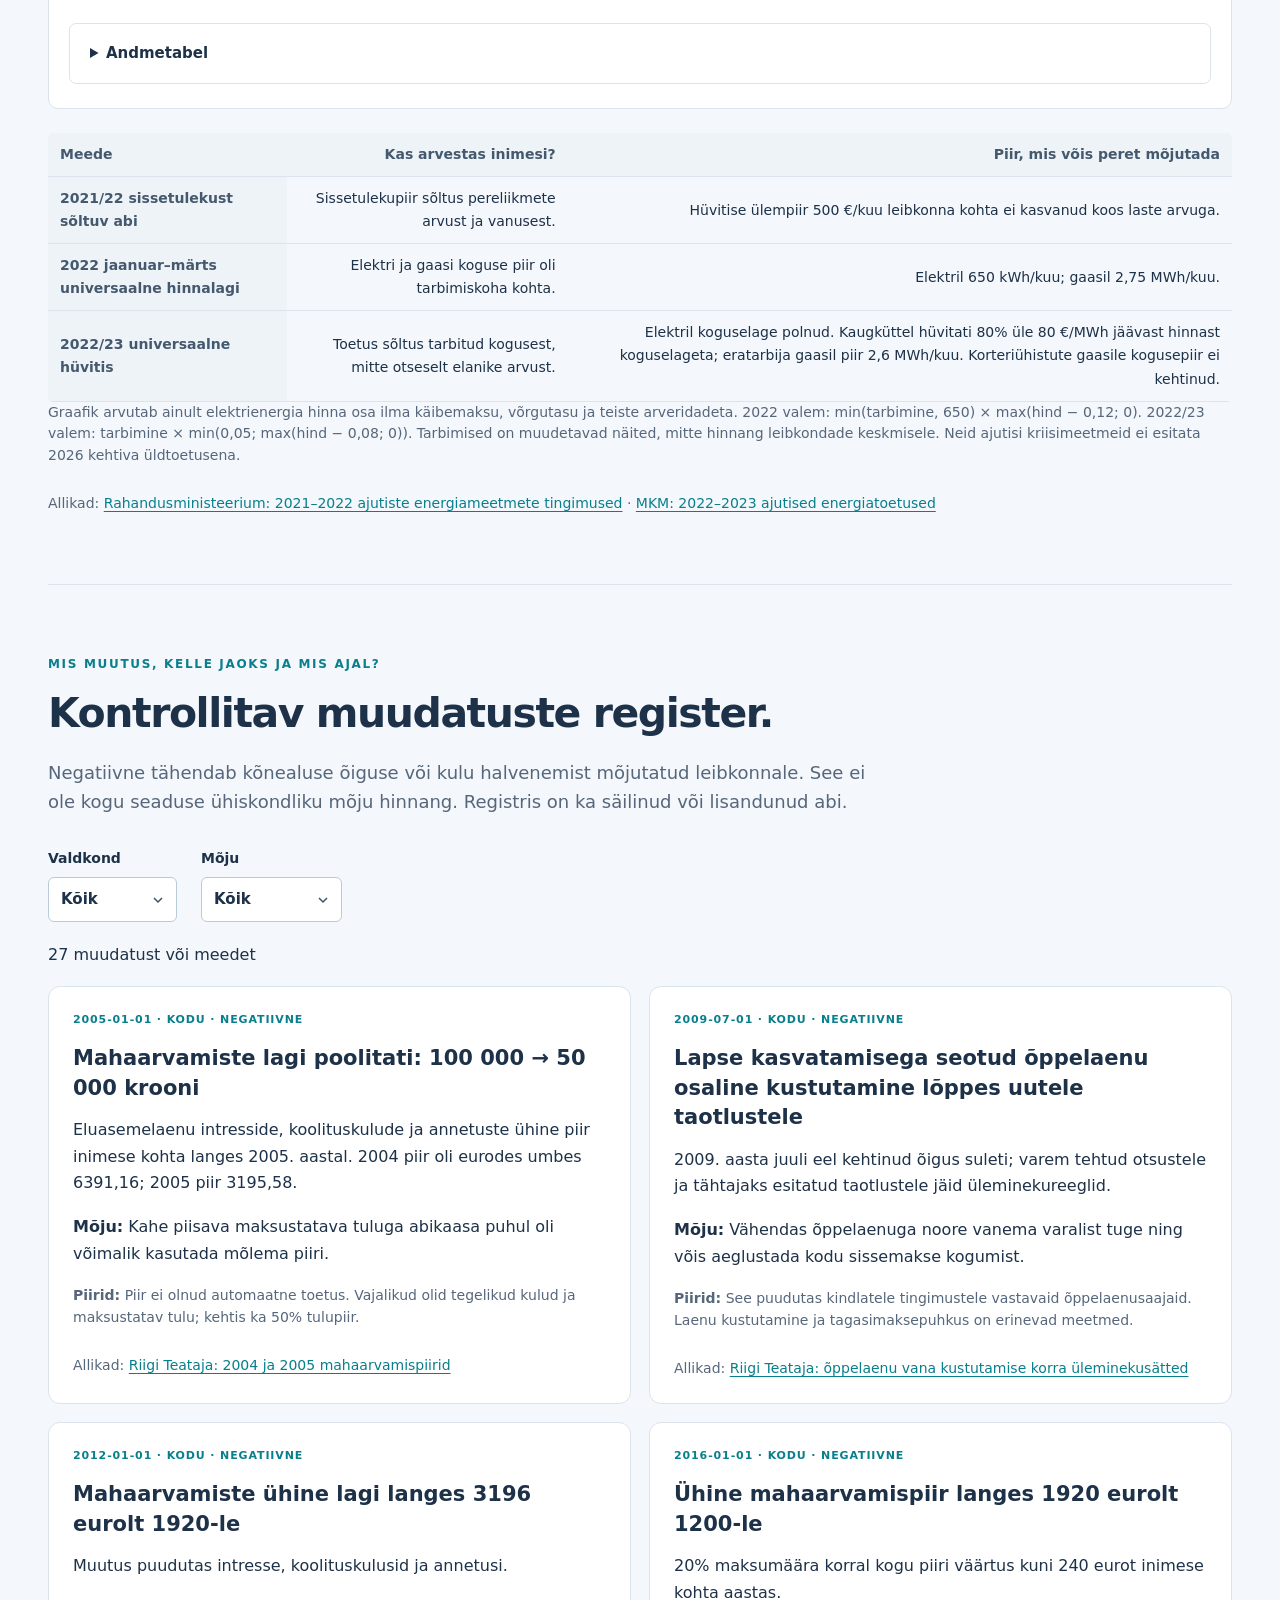
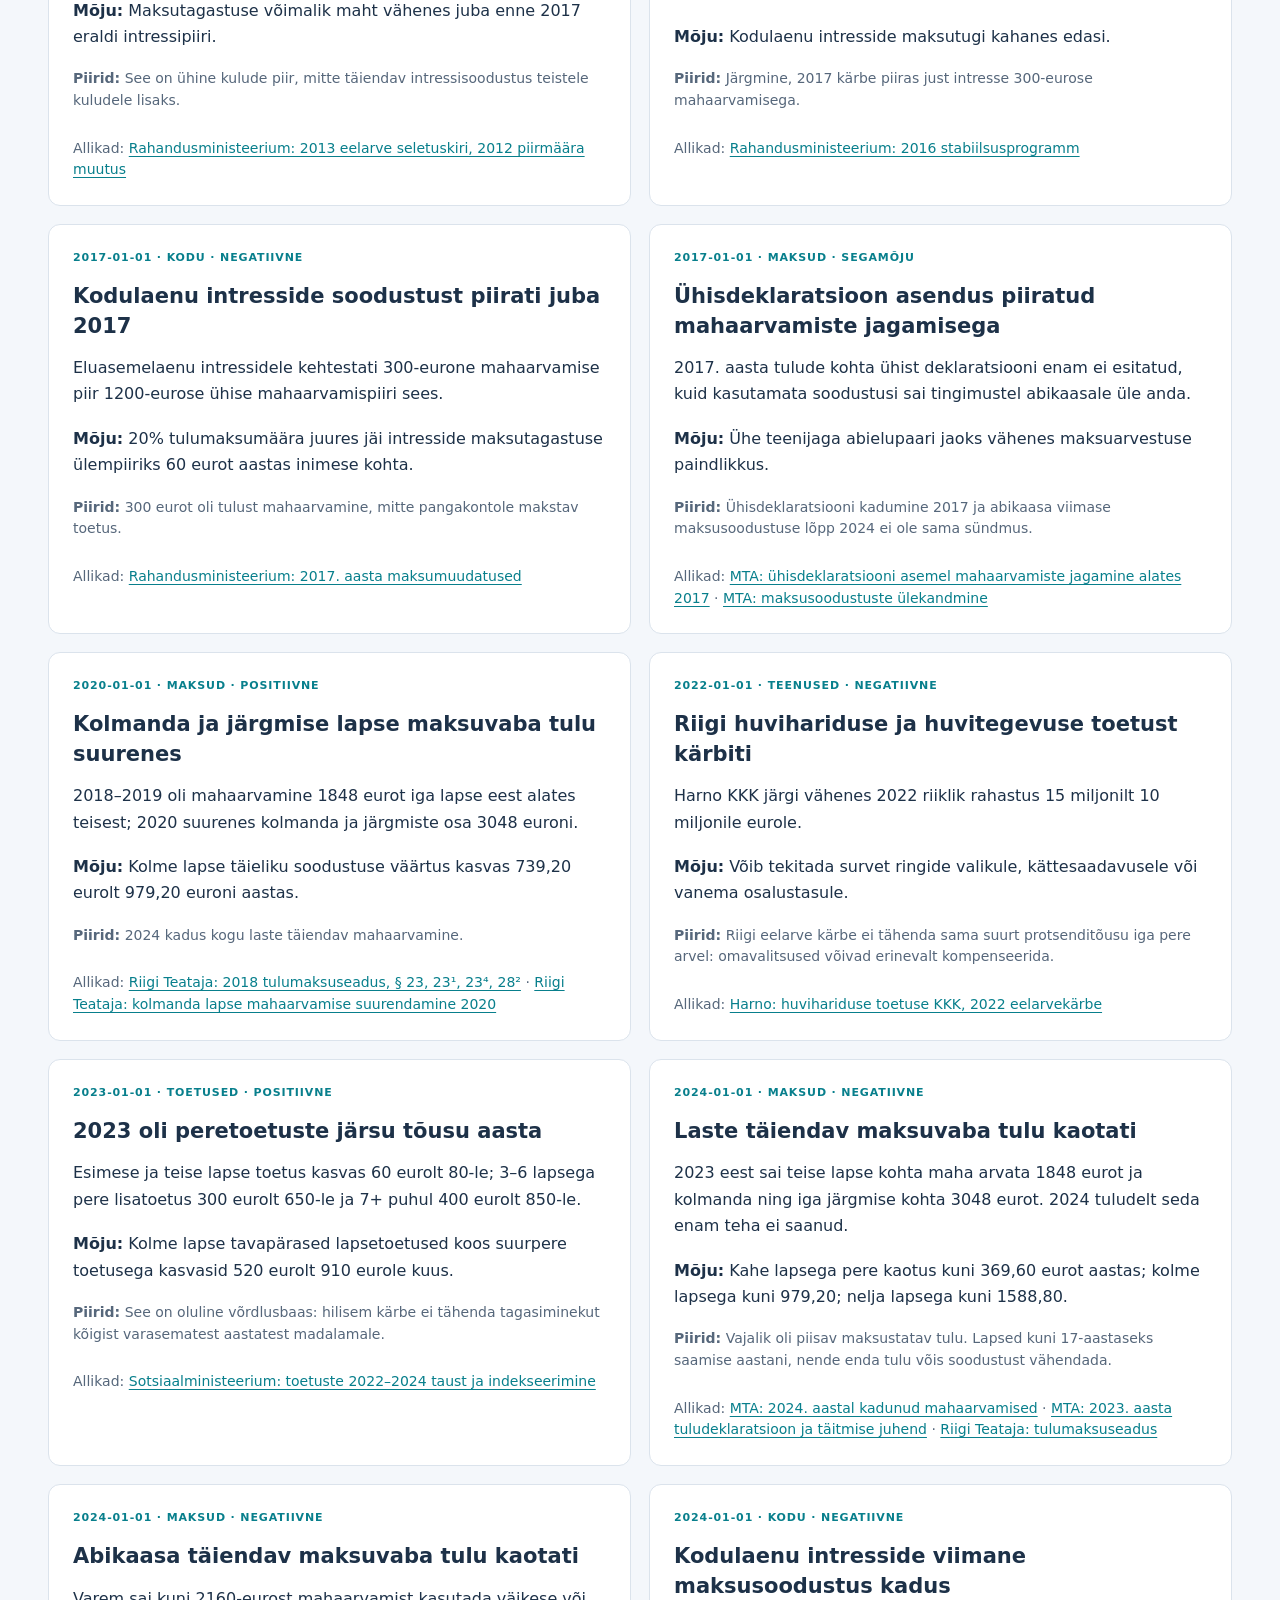
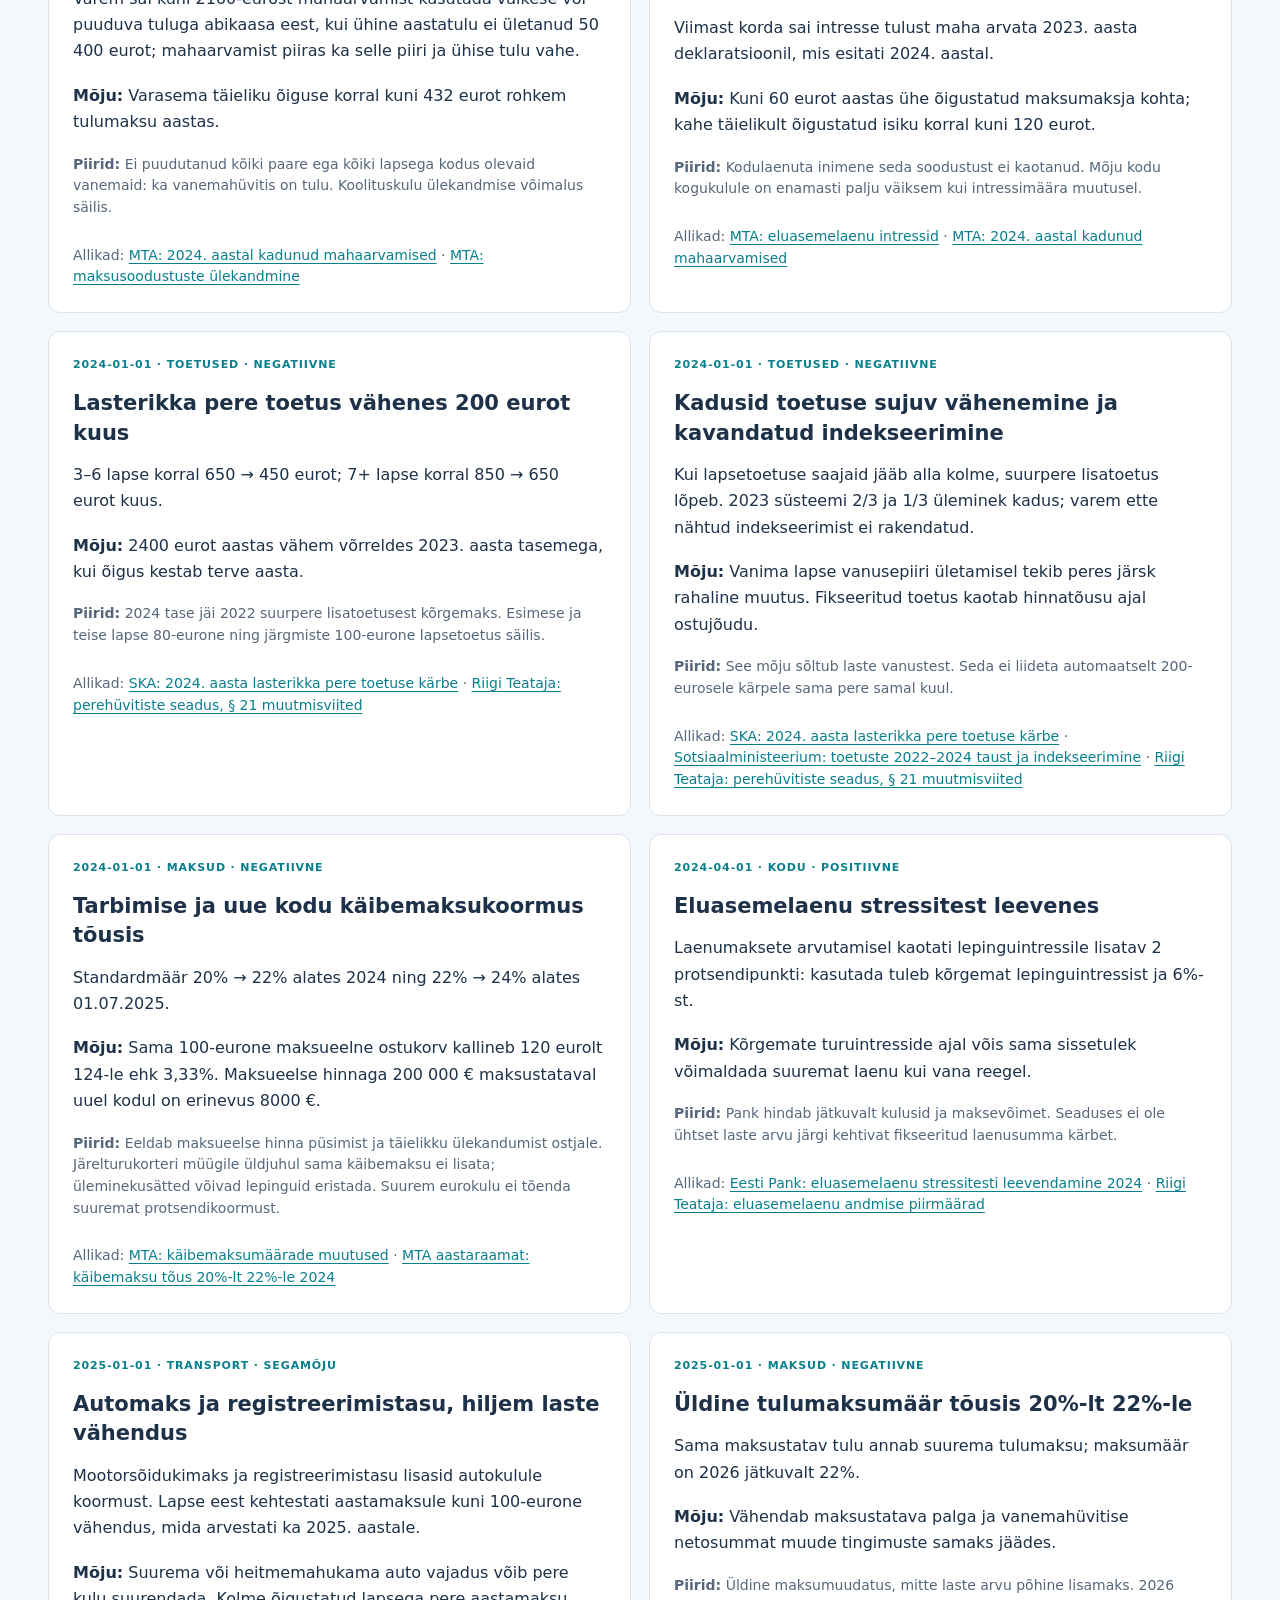
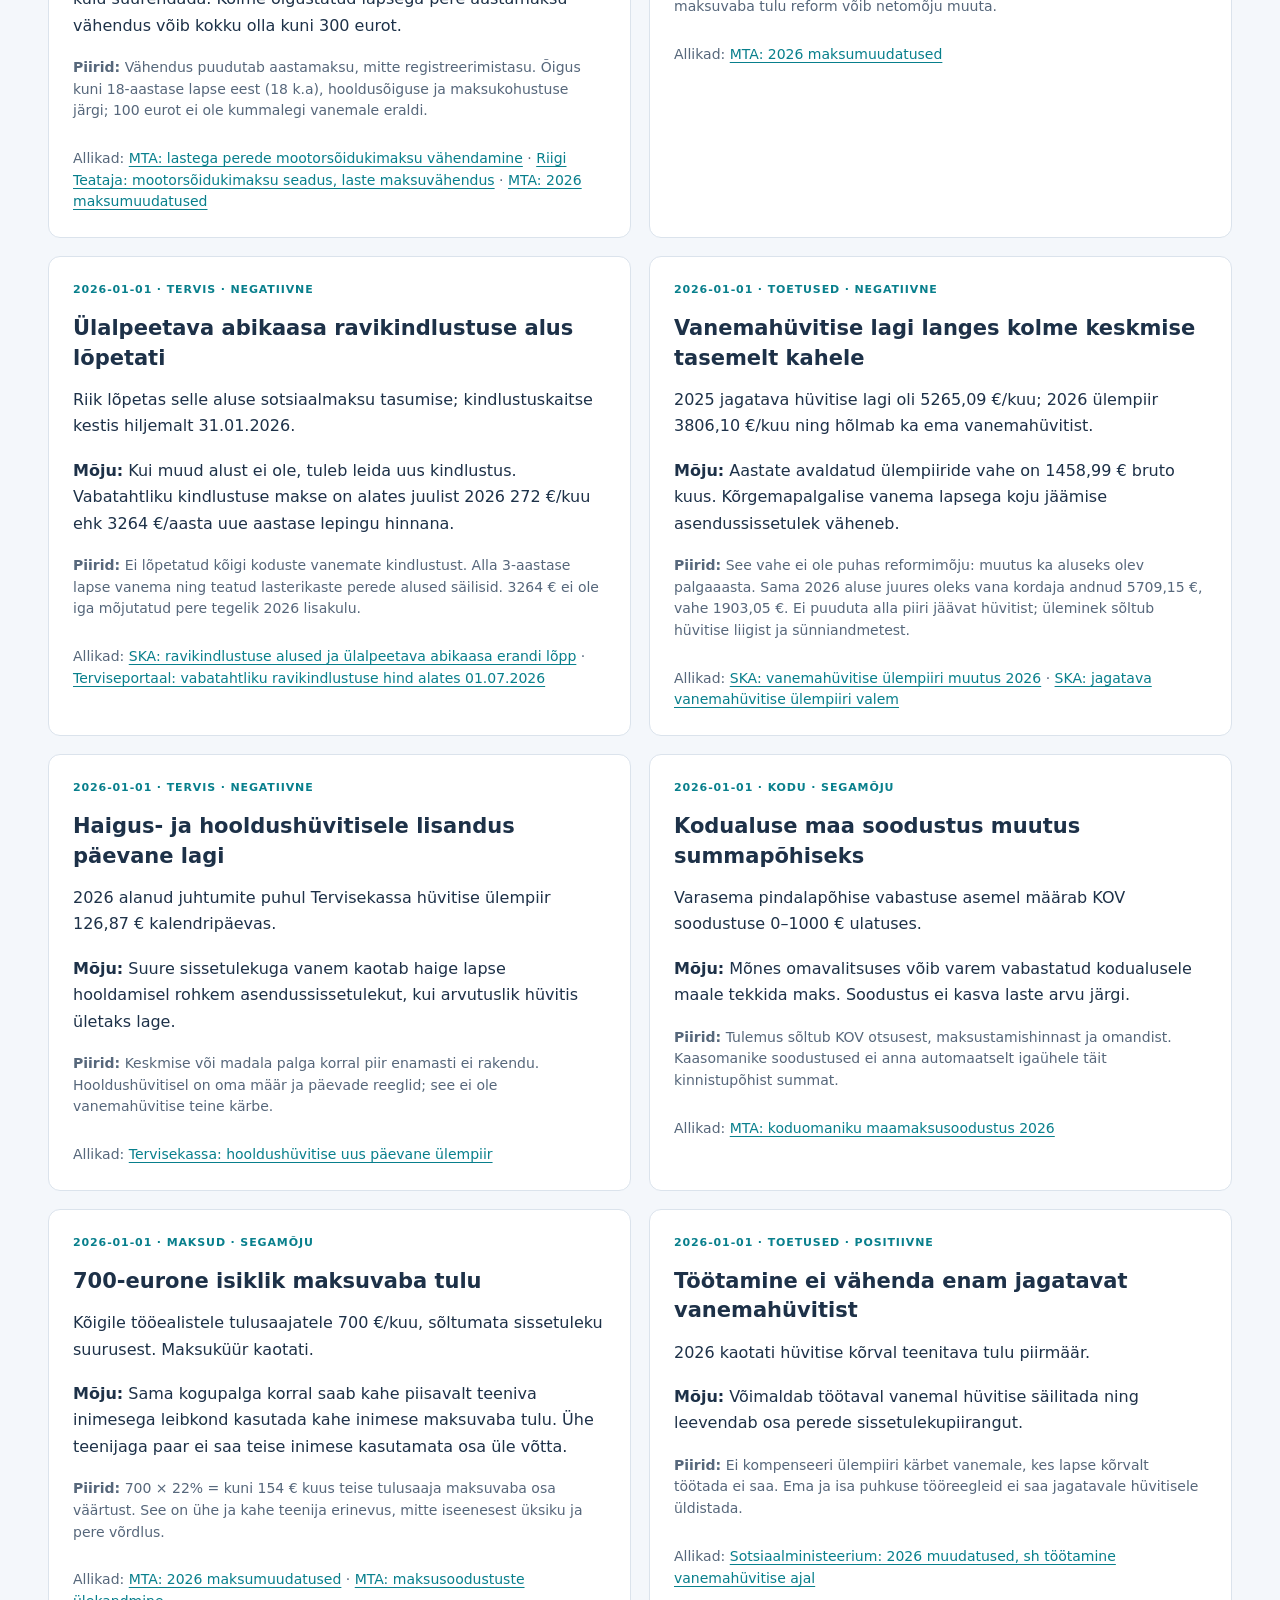
<file: policy.html>
<!doctype html><html lang="et"><head><meta charset="utf-8"><meta name="viewport" content="width=device-width,initial-scale=1"><meta name="theme-color" content="#132b46"><meta name="description" content="Kuidas muutsid Eesti 2018–2026 maksud ja toetused üksi elava inimese ning kolme lapsega pere eelarvet? Kontrollitavad allikad, arvutused ja pikem ajalugu 2004. aastast."><title>Pere, kodu ja riigi reeglid · Rahvastiku atlas</title><link rel="stylesheet" href="style.css"><link rel="stylesheet" href="housing.css"><link rel="stylesheet" href="policy.css"><script defer src="vendor/echarts.min.js"></script><script type="module" src="policy.js"></script></head><body><a class="skip" href="#main">Põhisisu juurde</a><header class="top"><a class="brand" href="index.html">RAHVASTIK<span>ATLAS</span></a><nav aria-label="Peamine"><a href="housing.html">Kodu ostujõud</a><a href="#eelarve">Pere eelarve</a><a href="#ajalugu">Intressid</a><a href="#energia">Energia</a><a href="#muudatused">Seadused</a><a href="#signaalid">Sõnumid</a><a href="#allikad">Allikad</a></nav></header><main id="main">
<section class="housing-hero"><p class="eyebrow">EESTI · 2018–2026 · PIKEM VAADE 2004. AASTAST</p><h1>Pere vajadused.<br><em>Riigi reeglid.</em></h1><p class="lead">Ühe teenijaga suure pere kaitse on mitmes konkreetses kohas nõrgenenud. Kõige selgem halvenemine on 2023. aastaga võrreldes; kogu kaheksa aasta tulemus sõltub sissetulekust, laste vanusest ja kodukuludest.</p><p>Üksi linnas elav töötav naine, kolme lapsega kahe teenijaga pere ja koduse vanemaga pere. Võrdleme maksureegleid samade palkade ja vajaduste juures ning vaatame eraldi toetuste ostujõudu. Valitud reeglid ei erista üldjuhul naisi ja mehi: erinevus tekib ülalpeetavatest, teenijate arvust ja tarbimisvajadusest.</p><p class="meta">Kontrollitud 22.11.2026 · 50 ametlikku allikat · 27 muudatust või kehtivat meedet</p></section>
<aside class="model-link"><p><strong>Üksi või viiekesi: iga aasta eelarve</strong><br>Keskmised palgad, toetused, kodulaen, vesi ja energia ning pere Sharan.</p><a href="budget.html">Ava aastate eelarve</a></aside><section class="takeaways"><article><span class="stat">−7,6%</span><h2>toetuste ostujõudu</h2><p>3 lapse 710 € toetus 2025. aastal ostis vähem kui 510 € 2018. aastal. Üldine hinnatase tõusis 50,7%. 2026 täisaasta hinnastatistikat veel pole.</p></article><article><span class="stat">−3379 €</span><h2>aastas pärast 2023. aasta tippu</h2><p>2400 € suurpere toetuse kärbe + kuni 979,20 € kadunud laste maksusoodustus. Täieliku õiguse ja piisava maksustatava tulu korral; teised muudatused eraldi.</p></article><article><span class="stat">272 €</span><h2>koduse vanema kuine kindlustus</h2><p>Vabatahtliku ravikindlustuse hind alates juulist 2026. Mõjutab neid, kelle vana alus kadus ja uut ei ole; ei laiene automaatselt kõigile kodustele vanematele.</p></article></section>
<p class="source">Allikad: <a href="https://andmed.stat.ee/et/stat/IA02">Statistikaamet IA02: tarbijahinnaindeks, 1997 = 100</a> · <a href="https://www.sm.ee/uudised/2018-aasta-muudatused-sotsiaalministeeriumi-haldusalas">Sotsiaalministeerium: 2018 peretoetused</a> · <a href="https://sotsiaalkindlustusamet.ee/uudised/sotsiaalkindlustusamet-tuletab-meelde-jaanuarist-lasterikka-pere-toetused-vaiksemad">SKA: 2024. aasta lasterikka pere toetuse kärbe</a> · <a href="https://www.emta.ee/sites/default/files/documents/2024-01/vorm_a_2023.pdf">MTA: 2023. aasta tuludeklaratsioon ja täitmise juhend</a> · <a href="https://sotsiaalkindlustusamet.ee/ravikindlustus">SKA: ravikindlustuse alused ja ülalpeetava abikaasa erandi lõpp</a> · <a href="https://www.terviseportaal.ee/ravikindlustus/vabatahtlik-kindlustus">Terviseportaal: vabatahtliku ravikindlustuse hind alates 01.07.2026</a></p>
<section class="section" id="eelarve"><div class="section-heading"><p class="eyebrow">SAMAD INIMESED JA VAJADUSED, ERINEVAD REEGLID</p><h2>Mis jääb kuus alles?</h2><p>Arvutus rakendab iga aasta lõpu reegleid <b>samale nominaalsele brutopalgale, maksueelsele tarbimisele ja laste vanusele</b>. Nii eraldame valitud reeglite mõju. See ei ole nende perede tegelik sissetuleku- ega elukalliduse ajalugu.</p></div>
<details><summary>Vaikenäidete tulemused: 2018 ja 2023 võrdlus 2026-ga</summary><div class="table-wrap"><table><thead><tr><th>Leibkond</th><th>Brutopalk kokku</th><th>2018 → 2026, €/kuu</th><th>2023 → 2026, €/kuu</th></tr></thead><tbody><tr><th>Üksi linnas elav naine</th><td>2400 €</td><td>+78,7</td><td>+78,7</td></tr><tr><th>3 last, kaks teenijat</th><td>4200 €</td><td>+260,1</td><td>−170,1</td></tr><tr><th>3 last, üks teenija</th><td>3500 €</td><td>−150,0</td><td>−570,0</td></tr></tbody></table></div><p>Vaikenäide eeldab ühe teenijaga pere kodusele abikaasale 272 €/kuu kindlustuskulu. Ilma selle vajaduseta on pere mõlemad muutused 272 € võrra paremad. Lapsed on igas võrdluses 8, 11 ja 14 aastat; see ei ole ühe pere vananemise jälgimine. Allolevad valikud muudavad interaktiivset arvutust, seda püsitabelit mitte.</p></details>
<div class="controls"><label>Võrdluse algus<select id="base"><option value="2018">2018 · kaheksa aasta vaade</option><option value="2022">2022 · enne toetuste hüpet</option><option value="2023">2023 · toetuste tippaasta</option><option value="2025">2025 · enne maksuküüru kaotamist</option></select></label><label>Graafiku näitaja<select id="metric"><option value="change">Eelarvejäägi muutus algusaastast</option><option value="balance">Kogu eelarvejääk kuus</option><option value="perPerson">Eelarvejääk inimese kohta</option><option value="equivalizedIncome">Sissetulek tarbimisühiku kohta enne kulusid</option></select></label><button id="equal">Kõigil sama kogubruto: 4200 €</button><button id="reset">Taasta näited</button></div>
<div class="profile-grid"><article class="profile"><h3>Üksi linnas elav naine</h3><p class="small">1 täiskasvanu · autota · väike kodu</p><div class="inputs"><label>Esimese inimese brutopalk €/kuu<input id="single-salary" type="number" min="0" max="20000" step="100" value="2400" inputmode="decimal"></label><label>Ostukorv enne käibemaksu €/kuu<input id="single-basket" type="number" min="0" max="20000" step="10" value="600" inputmode="decimal"></label><label>Laenumakse või üür €/kuu<input id="single-housing" type="number" min="0" max="20000" step="10" value="650" inputmode="decimal"></label><label>Muud kulud €/kuu<input id="single-other" type="number" min="0" max="20000" step="10" value="80" inputmode="decimal"></label><label>Autode arv, kui auto on valitud<input id="single-cars" type="number" min="1" max="3" step="1" value="1" inputmode="decimal"></label><label>Tasutud kodulaenu intressid €/aasta<input id="single-interest" type="number" min="0" max="100000" step="100" value="2400" inputmode="decimal"></label></div><label class="check"><input id="single-car" type="checkbox" >Kasuta alloleva auto aastamaksu</label><div class="profile-result" id="single-result" aria-live="polite"></div></article><article class="profile"><h3>3 last, kaks teenijat</h3><p class="small">2 täiskasvanut + 3 last · suurem kodu ja auto</p><div class="inputs"><label>Esimese inimese brutopalk €/kuu<input id="two-salary" type="number" min="0" max="20000" step="100" value="2400" inputmode="decimal"></label><label>Teise inimese brutopalk €/kuu<input id="two-salary2" type="number" min="0" max="20000" step="100" value="1800" inputmode="decimal"></label><label>Ostukorv enne käibemaksu €/kuu<input id="two-basket" type="number" min="0" max="20000" step="10" value="1450" inputmode="decimal"></label><label>Laenumakse või üür €/kuu<input id="two-housing" type="number" min="0" max="20000" step="10" value="1050" inputmode="decimal"></label><label>Muud kulud €/kuu<input id="two-other" type="number" min="0" max="20000" step="10" value="150" inputmode="decimal"></label><label>Autode arv, kui auto on valitud<input id="two-cars" type="number" min="1" max="3" step="1" value="1" inputmode="decimal"></label><label>Tasutud kodulaenu intressid €/aasta<input id="two-interest" type="number" min="0" max="100000" step="100" value="4800" inputmode="decimal"></label><label>Laste vanused<select id="two-ages"><option value="older">8, 11 ja 14 aastat</option><option value="younger">5, 8 ja 11 aastat</option></select></label></div><label class="check"><input id="two-car" type="checkbox" checked>Kasuta alloleva auto aastamaksu</label><label class="check"><input id="two-health" type="checkbox" >Kodune abikaasa vajab vabatahtlikku kindlustust</label><div class="profile-result" id="two-result" aria-live="polite"></div></article><article class="profile"><h3>3 last, üks teenija</h3><p class="small">2 täiskasvanut + 3 last · suurem kodu ja auto</p><div class="inputs"><label>Esimese inimese brutopalk €/kuu<input id="one-salary" type="number" min="0" max="20000" step="100" value="3500" inputmode="decimal"></label><label>Teise inimese brutopalk €/kuu<input id="one-salary2" type="number" min="0" max="20000" step="100" value="0" inputmode="decimal"></label><label>Ostukorv enne käibemaksu €/kuu<input id="one-basket" type="number" min="0" max="20000" step="10" value="1450" inputmode="decimal"></label><label>Laenumakse või üür €/kuu<input id="one-housing" type="number" min="0" max="20000" step="10" value="1050" inputmode="decimal"></label><label>Muud kulud €/kuu<input id="one-other" type="number" min="0" max="20000" step="10" value="150" inputmode="decimal"></label><label>Autode arv, kui auto on valitud<input id="one-cars" type="number" min="1" max="3" step="1" value="1" inputmode="decimal"></label><label>Tasutud kodulaenu intressid €/aasta<input id="one-interest" type="number" min="0" max="100000" step="100" value="4800" inputmode="decimal"></label><label>Laste vanused<select id="one-ages"><option value="older">8, 11 ja 14 aastat</option><option value="younger">5, 8 ja 11 aastat</option></select></label></div><label class="check"><input id="one-car" type="checkbox" checked>Kasuta alloleva auto aastamaksu</label><label class="check"><input id="one-health" type="checkbox" checked>Kodune abikaasa vajab vabatahtlikku kindlustust</label><div class="profile-result" id="one-result" aria-live="polite"></div></article></div>
<p class="small">Kulunäited on muudetavad eeldused, mitte Statistikaameti keskmised. 600 € maksueelne üksiku ostukorv võib jaguneda toidule 300, energiale ja veele 100, majapidamisele 100, muule tarbimisele 100; pere 1450 € vastavalt 800 + 220 + 230 + 200. Üür, laenu põhiosa ja intress, kindlustus ning erimääraga kulud ei kuulu standardkäibemaksuga korvi. Laenuintresside sisend muudab ainult vana maksusoodustust: intressikulu ise peab juba sisalduma laenumakses. Üürniku intressid sisesta nullina.</p>
<div id="budget-answer" class="answer" aria-live="polite"></div><figure class="chart-card"><figcaption>Valitud reeglite mõju leibkondadele · €/kuu</figcaption><div id="budget-chart" class="chart" role="img" aria-label="Valitud reeglite mõju leibkondadele · €/kuu"></div><details><summary>Andmetabel</summary><div id="budget-chart-table" class="table-wrap" tabindex="0"></div></details></figure>
<details open><summary>Millest muutus koosneb? Eurot kuus</summary><div id="decomp-table" class="table-wrap" tabindex="0"></div></details>
<p class="notice">2026 kindlustusrida kasutab <b>juulist kehtiva aastase lepingu kuuhinda</b>; 2025 käibemaksurida aasta lõpu 24% määra. Seega näitame reeglite kuist püsikulu, mitte aasta jooksul tegelikult makstud summat. Ajutisi energiatoetusi ega ühekordset autoregistreerimist selles kuueelarves pole.</p>
<details><summary>Arvutuse eeldused ja piirid</summary><p>Palgal 1,6% töötaja töötuskindlustus ja valitud 2% II samba makse kõigis võrdlusvariantides; muid tulusid pole. Enne 2026 isiklik maksuvaba tulu väheneb aastatuluga; 2026 on 8400 € aastas inimese kohta. Abielu, mõlema lapsevanema õigused ning kõik kolm alla 18-aastast last eeldatakse igas ristlõikes. Laste enda tulu pole. Laste mahaarvamine pannakse suurema vaba maksubaasiga vanemale; maksutagastus ei ületa maksubaasi. Kodulaenu intress jaotatakse abikaasade vahel võrdselt, piisava tulu korral kuni 300 € inimese kohta. Ühe teenijaga paaris on intressi soodustust kuni 60 €/aasta, teise isiklikku intressipiiri ei lisata teenijale.</p><p>Abikaasa täielik 2160 € mahaarvamine eeldab nulltuluga abikaasat ja ühise aastatulu taset kuni 48 240 €; 48 240–50 400 vahel väheneb õigus nullini. Koolituskulude ja III samba vabatahtlikke mahaarvamisi, erakorralisi toetusi ning kõiki aktsiise siin ei modelleerita. 2020–2021 võimalikku II samba maksete peatamist ei rakendata.</p><p>Ravikindlustuse näites peab kodune abikaasa olema mittetöötav ning muu aluseta. Kolme alla 16-aastase lapse puhul vana õigus kehtis; kui nüüd on vähemalt üks laps alla 8, võib lasterikka pere toetuse saaja kindlustus jätkuda. Töötava teise vanema korral lülitab mudel vabatahtliku kindlustuse kulu välja. Alla 3-aastase lapse ja muud kindlustusalused on eraldi.</p><p>Tarbimisühik: esimene täiskasvanu 1, järgmine 0,5, alla 14-aastane laps 0,3 ja vanem laps 0,5. See näitab mastaabisäästu arvestavat sissetulekut, mitte iga pere tegelikku toimetulekupiiri. Eelarvejäägi jagamine viiega ja sissetuleku jagamine 2,6 tarbimisühikuga on erinevad mõõdikud. Avaliku hariduse, arstiabi ja muude teenuste väärtust pole rahaks hinnatud. Koduse vanema tasustamata töö väärtust ja saamata võimalikku töötasu ei liideta seadusemuudatuse kuluks. Noorema lapse valimisel lasteaiatasu automaatselt ei lisandu: sisesta vastav kohalik tasu muude kulude hulka.</p></details>
<p class="source">Allikad: <a href="https://www.riigiteataja.ee/akt/123102018005">Riigi Teataja: 2018 tulumaksuseadus, § 23, 23¹, 23⁴, 28²</a> · <a href="https://www.riigiteataja.ee/akt/121042020050">Riigi Teataja: kolmanda lapse mahaarvamise suurendamine 2020</a> · <a href="https://www.emta.ee/uudised/maksumuudatused-2026">MTA: 2026 maksumuudatused</a> · <a href="https://www.sm.ee/uudised/2018-aasta-muudatused-sotsiaalministeeriumi-haldusalas">Sotsiaalministeerium: 2018 peretoetused</a> · <a href="https://sotsiaalkindlustusamet.ee/perehuvitised-ja-muud-toetused/perehuvitiste-ulevaade/perehuvitiste-maarad-ja-maksmine">SKA: kehtivad perehüvitiste määrad</a> · <a href="https://www.riigiteataja.ee/et/akt/114112025027">Riigi Teataja: mootorsõidukimaksu seadus, laste maksuvähendus</a> · <a href="https://sotsiaalkindlustusamet.ee/ravikindlustus">SKA: ravikindlustuse alused ja ülalpeetava abikaasa erandi lõpp</a></p>
</section>
<section class="section" id="ostujoud"><div class="section-heading"><p class="eyebrow">RAHA NIMIVÄÄRTUS JA OSTUJÕUD</p><h2>Toetus kasvas eurodes, kuid jäi hindadele alla.</h2><p>Kolme lapse lapsetoetuste ja suurpere lisatoetuse summa oli 2018 510 €, 2019–2022 520 €, 2023 910 € ja 2024–2026 710 € kuus. 2025 hinnatasemel oleks 2018 toetuse ostujõu hoidmiseks vaja olnud <b>769 € kuus</b>. Tegelik summa jäi sellest 59 € madalamaks.</p></div><figure class="chart-card"><figcaption>Kolme lapse rahalised toetused: nimiväärtus ja 2018 ostujõud</figcaption><div id="benefit-chart" class="chart" role="img" aria-label="Kolme lapse rahalised toetused: nimiväärtus ja 2018 ostujõud"></div><details><summary>Andmetabel</summary><div id="benefit-chart-table" class="table-wrap" tabindex="0"></div></details></figure>
<p class="small">Deflaator: IA02 kõigi kaupade ja teenuste 12 kuu indeksi aritmeetiline keskmine. Viimane täielik aasta 2025; 2026 reaalväärtust ei ekstrapoleerita. Pere konkreetse toidu-, kütte- ja transpordikorvi hinnatõus võib üldindeksist erineda. Laste maksusoodustus ei kuulu selle graafiku rahalisse toetusse. Hinnatõusu ei liideta eelneva kontrollitud reeglivõrdluse kuludele: muidu seguneksid kaks eri küsimust.</p><p class="source">Allikad: <a href="https://andmed.stat.ee/et/stat/IA02">Statistikaamet IA02: tarbijahinnaindeks, 1997 = 100</a> · <a href="https://www.sm.ee/uudised/2018-aasta-muudatused-sotsiaalministeeriumi-haldusalas">Sotsiaalministeerium: 2018 peretoetused</a> · <a href="https://sm.ee/laste-ja-perede-toetamise-kkk">Sotsiaalministeerium: toetuste 2022–2024 taust ja indekseerimine</a> · <a href="https://sotsiaalkindlustusamet.ee/perehuvitised-ja-muud-toetused/perehuvitiste-ulevaade/perehuvitiste-maarad-ja-maksmine">SKA: kehtivad perehüvitiste määrad</a></p>
</section>
<section class="section" id="ajalugu"><div class="section-heading"><p class="eyebrow">2004–2026 · KODULAEN JA PERE ÜHINE MAJANDAMINE</p><h2>60 eurot oli pika kärpimise viimane aste.</h2><p>2004 võis eluasemelaenu intresside, koolituskulude ja annetuste ühine mahaarvamine ulatuda 100 000 kroonini inimese kohta. 2017 jäeti just intressidele alles vaid 300 € mahaarvamist. 2024 kadus seegi.</p></div>
<div class="controls"><label>Pere tegelikud intressid €/aasta<input id="historic-interest" type="number" min="0" max="50000" step="100" value="4800" inputmode="decimal"></label><label>Piisava tuluga õigustatud maksumaksjaid<select id="historic-people"><option value="2">2 · abikaasad</option><option value="1">1</option></select></label></div><figure class="chart-card"><figcaption>Intresside võimalik maksutagastus · €/aasta</figcaption><div id="mortgage-chart" class="chart" role="img" aria-label="Intresside võimalik maksutagastus · €/aasta"></div><details><summary>Andmetabel</summary><div id="mortgage-chart-table" class="table-wrap" tabindex="0"></div></details></figure>
<p class="notice">Laenuintresside summa on kõigis aastates sama; graafik arvestab valitud aasta tulumaksumäära ja ülempiiri. Kuni 2016 on näidatud intressidele kasutada jääv <b>ühine kulupiir</b>, eeldades, et koolituskulud ja annetused seda ei kasuta. Vajalikud on piisav maksustatav tulu ning kuni 50% tulupiiri järgimine. Kroonid on teisendatud kursiga 15,6466; summasid ei korrigeerita inflatsiooniga. Tegelikele intressidele üle makstud toetust ei teki.</p>
<div class="grid2"><article class="text-card"><h3>Ühisdeklaratsioon ei olnud pelgalt vorm</h3><p>Kuni 2016 sai abielupaar deklaratsiooni koos esitada ja kasutada ühises arvestuses mahaarvamisi. 2017 asendus see piiratud ülekandmisega; 2024 kadus abikaasa täiendav maksuvaba tulu. Laste maksuvaba tulu oli sellest eraldi õigus ja kadus samuti 2024.</p><p>2018 oli 3 lapse maksusoodustus kuni 739,20 €/aasta. 2020–2023 kuni 979,20 €. Nulltuluga abikaasa eest võis lisanduda kuni 432 €/aasta. Need ei olnud kõigile makstavad toetused, vaid tulumaksu vähendused.</p></article><article class="text-card"><h3>Üks sissetulek peab katma mitme inimese elu</h3><p>2026 isiklik 700 € maksuvaba tulu pole abikaasale üleantav. Kui sama piisav kogupalk jaguneb kahe teenija vahel, on kuine tulumaks kuni <b>154 € väiksem</b> kui ühe teenijaga paaris. See erisus ei sõltu laste arvust, kuid koduse vanemaga perele on sellel otsene tähendus.</p><p>Koduse vanema valikut mõjutavad lisaks ravikindlustus, pensioniõigused ja tööle naasmise võimalus. Alla 3-aastase lapse vanema kindlustust ega kõiki lastega seotud pensioniõigusi pole kaotatud.</p></article></div>
<p class="source">Allikad: <a href="https://www.riigiteataja.ee/akt/750811">Riigi Teataja: 2004 ja 2005 mahaarvamispiirid</a> · <a href="https://www.fin.ee/sites/default/files/documents/2022-09/2013_riigieelarve_seletuskiri_uuendatud%208.02.2013.pdf">Rahandusministeerium: 2013 eelarve seletuskiri, 2012 piirmäära muutus</a> · <a href="https://www.fin.ee/sites/default/files/documents/2020-10/Stabiilsusprogramm%202016.pdf">Rahandusministeerium: 2016 stabiilsusprogramm</a> · <a href="https://www.fin.ee/uudised/rahandusministeeriumi-2017-aastal-joustuvad-tahtsamad-seadusemuudatused">Rahandusministeerium: 2017. aasta maksumuudatused</a> · <a href="https://www.emta.ee/eraklient/eluasemelaenu-intressid">MTA: eluasemelaenu intressid</a> · <a href="https://www.emta.ee/uudised/eelmisel-aastal-kasvas-joudsalt-vaartpaberite-voorandamisest-saadud-kasu">MTA: ühisdeklaratsiooni asemel mahaarvamiste jagamine alates 2017</a> · <a href="https://www.riigiteataja.ee/akt/123102018005">Riigi Teataja: 2018 tulumaksuseadus, § 23, 23¹, 23⁴, 28²</a> · <a href="https://www.emta.ee/uudised/maksumuudatused-2026">MTA: 2026 maksumuudatused</a> · <a href="https://www.sotsiaalkindlustusamet.ee/uudised/ekspert-selgitab-milliseid-pensionioigusi-annab-laste-kasvatamine">SKA: laste kasvatamise pensioniõigused 2026</a></p>
</section>
<section class="section" id="auto"><div class="section-heading"><p class="eyebrow">SUUREM AUTO JA LASTE VÄHENDUS KOOS</p><h2>Auto mahutavus on pere jaoks vajadus.</h2><p>Võrdle kuni 7-kohalist sisepõlemismootoriga M1 autot. Maksus loeb registri <b>täismass</b>, mitte tühimass. Näide on omaduste kombinatsioon, mitte konkreetse automargi keskmine. Linnas autota elaval inimesel on selle muudatuse otsene kulu null.</p></div><div class="controls"><label>WLTP CO₂ g/km<input id="car-co2" type="number" min="1" max="400" step="1" value="180" inputmode="decimal"></label><label>Täismass kg<input id="car-mass" type="number" min="1000" max="3500" step="50" value="2600" inputmode="decimal"></label><label>Auto vanus täisaastates<input id="car-age" type="number" min="0" max="25" step="1" value="8" inputmode="decimal"></label><label>Laste vähendust<select id="car-children"><option value="3">3 last · kuni 300 €</option><option value="0">Lasteta · 0 €</option><option value="1">1 laps · kuni 100 €</option><option value="2">2 last · kuni 200 €</option></select></label></div><div id="car-answer" class="answer" aria-live="polite"></div><figure class="chart-card"><figcaption>Aastamaks, laste vähendus ja ühekordne registreerimistasu</figcaption><div id="car-chart" class="chart" role="img" aria-label="Aastamaks, laste vähendus ja ühekordne registreerimistasu"></div><details><summary>Andmetabel</summary><div id="car-chart-table" class="table-wrap" tabindex="0"></div></details></figure>
<p class="notice">Registreerimistasu makstakse selleks kohustatud registreerimisel või esimesel omanikuvahetusel, mitte igal aastal ega igal järgmisel müügil. Siinne näide ei lisa tasu automaatselt kuueelarvele. Võrdluseks võib jagada tasu kavandatud kasutusaastatele, kuid see ei muuda ostuhetke rahavajadust. Mitme auto valikul korrutatakse aastamaks autode arvuga, kuid laste vähendus rakendub perele ühe korra. Registreerimisnäide on ühe auto kohta. Laste vähendus eeldab sobivat hooldusõigust ja pere vähenduse kasutamist vastava maksukohustuse katteks.</p><p>Ka soodustustel on vahe: <b>8- ja 9-kohalisi M1 autosid maksustatakse 2026 N1 määrade järgi</b>. See leevendus ei kehti igale 5- või 7-kohalisele pereautole. Pistikhübriididel, elektriautodel ja NEDC heitenäidul on teised reeglid; kalkulaator neid ei teeskle.</p><p class="source">Allikad: <a href="https://www.riigiteataja.ee/et/akt/114112025027">Riigi Teataja: mootorsõidukimaksu seadus, laste maksuvähendus</a> · <a href="https://www.riigiteataja.ee/akt/107042026005">Riigi Teataja: liiklusseadus, registreerimistasu § 190²²–190²⁴</a> · <a href="https://emta.ee/eraklient/maksud-ja-tasumine/muud-maksud/mootorsoidukimaks/lastega-perede-maksukohustuse-vahendamine">MTA: lastega perede mootorsõidukimaksu vähendamine</a> · <a href="https://www.emta.ee/uudised/mta-asus-saatma-mootorsoidukimaksu-teavitusi">MTA: 8- ja 9-kohaliste autode maksustamine 2026</a> · <a href="https://www.fin.ee/sites/default/files/documents/2026-05/Automaksu%20anal%C3%BC%C3%BCs.pdf">Rait Pärs / Rahandusministeerium: automaksu analüüs 2026</a></p>
</section>
<section class="section" id="energia"><div class="section-heading"><p class="eyebrow">AJUTISED MEETMED · KOLM ERINEVAT SÜSTEEMI</p><h2>Eluasemepõhine piir võib suuremat peret halvemini katta.</h2><p>Soe vesi sõltub tugevalt elanike arvust; kogu ruumiküte ei kasva samas proportsioonis. Kui abi lagi on tarbimiskoha kohta sama, võib pere suuremast vajalikust tarbimisest jääda suurem osa hüvitiseta. Kõik energiatoetused ei olnud siiski sama ülesehitusega.</p></div>
<div class="controls"><label>Elektri abiskeem<select id="energy-scheme"><option value="2022">Jaanuar–märts 2022 · 650 kWh piir</option><option value="2023">Oktoober 2022–märts 2023 · kWh piirita</option></select></label><label>Elektrienergia hind ilma KM-ita €/kWh<input id="energy-price" type="number" min="0" max="2" step="0.01" value="0.3" inputmode="decimal"></label><label>Üksiku elektritarbimine kWh/kuu<input id="energy-single" type="number" min="0" max="10000" step="50" value="250" inputmode="decimal"></label><label>Pere elektritarbimine kWh/kuu<input id="energy-family" type="number" min="0" max="10000" step="50" value="900" inputmode="decimal"></label></div><div id="energy-answer" class="answer" aria-live="polite"></div><figure class="chart-card"><figcaption>Elektrienergia arve: hüvitis ja tarbija kanda jääv osa</figcaption><div id="energy-chart" class="chart" role="img" aria-label="Elektrienergia arve: hüvitis ja tarbija kanda jääv osa"></div><details><summary>Andmetabel</summary><div id="energy-chart-table" class="table-wrap" tabindex="0"></div></details></figure>
<div class="table-wrap"><table><thead><tr><th>Meede</th><th>Kas arvestas inimesi?</th><th>Piir, mis võis peret mõjutada</th></tr></thead><tbody><tr><th>2021/22 sissetulekust sõltuv abi</th><td>Sissetulekupiir sõltus pereliikmete arvust ja vanusest.</td><td>Hüvitise ülempiir 500 €/kuu leibkonna kohta ei kasvanud koos laste arvuga.</td></tr><tr><th>2022 jaanuar–märts universaalne hinnalagi</th><td>Elektri ja gaasi koguse piir oli tarbimiskoha kohta.</td><td>Elektril 650 kWh/kuu; gaasil 2,75 MWh/kuu.</td></tr><tr><th>2022/23 universaalne hüvitis</th><td>Toetus sõltus tarbitud kogusest, mitte otseselt elanike arvust.</td><td>Elektril koguselage polnud. Kaugküttel hüvitati 80% üle 80 €/MWh jäävast hinnast koguselageta; eratarbija gaasil piir 2,6 MWh/kuu. Korteriühistute gaasile kogusepiir ei kehtinud.</td></tr></tbody></table></div>
<p class="small">Graafik arvutab ainult elektrienergia hinna osa ilma käibemaksu, võrgutasu ja teiste arveridadeta. 2022 valem: min(tarbimine, 650) × max(hind − 0,12; 0). 2022/23 valem: tarbimine × min(0,05; max(hind − 0,08; 0)). Tarbimised on muudetavad näited, mitte hinnang leibkondade keskmisele. Neid ajutisi kriisimeetmeid ei esitata 2026 kehtiva üldtoetusena.</p><p class="source">Allikad: <a href="https://www.fin.ee/energiakulude-huvitamine">Rahandusministeerium: 2021–2022 ajutiste energiameetmete tingimused</a> · <a href="https://www.mkm.ee/energiakulude-huvitised">MKM: 2022–2023 ajutised energiatoetused</a></p>
</section>
<section class="section" id="muudatused"><div class="section-heading"><p class="eyebrow">MIS MUUTUS, KELLE JAOKS JA MIS AJAL?</p><h2>Kontrollitav muudatuste register.</h2><p>Negatiivne tähendab kõnealuse õiguse või kulu halvenemist mõjutatud leibkonnale. See ei ole kogu seaduse ühiskondliku mõju hinnang. Registris on ka säilinud või lisandunud abi.</p></div><div class="controls"><label>Valdkond<select id="domain"><option value="all">Kõik</option><option value="kodu">kodu</option><option value="maksud">maksud</option><option value="teenused">teenused</option><option value="toetused">toetused</option><option value="transport">transport</option><option value="tervis">tervis</option></select></label><label>Mõju<select id="direction"><option value="all">Kõik</option><option value="negatiivne">Negatiivne</option><option value="positiivne">Positiivne</option><option value="segamõju">Segamõju</option></select></label></div><p id="change-count" role="status"></p><div class="change-grid"><article class="change" data-domain="kodu" data-direction="negatiivne"><p class="eyebrow">2005-01-01 · kodu · negatiivne</p><h3>Mahaarvamiste lagi poolitati: 100 000 → 50 000 krooni</h3><p>Eluasemelaenu intresside, koolituskulude ja annetuste ühine piir inimese kohta langes 2005. aastal. 2004 piir oli eurodes umbes 6391,16; 2005 piir 3195,58.</p><p><b>Mõju:</b> Kahe piisava maksustatava tuluga abikaasa puhul oli võimalik kasutada mõlema piiri.</p><p class="small"><b>Piirid:</b> Piir ei olnud automaatne toetus. Vajalikud olid tegelikud kulud ja maksustatav tulu; kehtis ka 50% tulupiir.</p><p class="source">Allikad: <a href="https://www.riigiteataja.ee/akt/750811">Riigi Teataja: 2004 ja 2005 mahaarvamispiirid</a></p></article><article class="change" data-domain="kodu" data-direction="negatiivne"><p class="eyebrow">2009-07-01 · kodu · negatiivne</p><h3>Lapse kasvatamisega seotud õppelaenu osaline kustutamine lõppes uutele taotlustele</h3><p>2009. aasta juuli eel kehtinud õigus suleti; varem tehtud otsustele ja tähtajaks esitatud taotlustele jäid üleminekureeglid.</p><p><b>Mõju:</b> Vähendas õppelaenuga noore vanema varalist tuge ning võis aeglustada kodu sissemakse kogumist.</p><p class="small"><b>Piirid:</b> See puudutas kindlatele tingimustele vastavaid õppelaenusaajaid. Laenu kustutamine ja tagasimaksepuhkus on erinevad meetmed.</p><p class="source">Allikad: <a href="https://www.riigiteataja.ee/et/dyn/113032019238/id/128122018018">Riigi Teataja: õppelaenu vana kustutamise korra üleminekusätted</a></p></article><article class="change" data-domain="kodu" data-direction="negatiivne"><p class="eyebrow">2012-01-01 · kodu · negatiivne</p><h3>Mahaarvamiste ühine lagi langes 3196 eurolt 1920-le</h3><p>Muutus puudutas intresse, koolituskulusid ja annetusi.</p><p><b>Mõju:</b> Maksutagastuse võimalik maht vähenes juba enne 2017 eraldi intressipiiri.</p><p class="small"><b>Piirid:</b> See on ühine kulude piir, mitte täiendav intressisoodustus teistele kuludele lisaks.</p><p class="source">Allikad: <a href="https://www.fin.ee/sites/default/files/documents/2022-09/2013_riigieelarve_seletuskiri_uuendatud%208.02.2013.pdf">Rahandusministeerium: 2013 eelarve seletuskiri, 2012 piirmäära muutus</a></p></article><article class="change" data-domain="kodu" data-direction="negatiivne"><p class="eyebrow">2016-01-01 · kodu · negatiivne</p><h3>Ühine mahaarvamispiir langes 1920 eurolt 1200-le</h3><p>20% maksumäära korral kogu piiri väärtus kuni 240 eurot inimese kohta aastas.</p><p><b>Mõju:</b> Kodulaenu intresside maksutugi kahanes edasi.</p><p class="small"><b>Piirid:</b> Järgmine, 2017 kärbe piiras just intresse 300-eurose mahaarvamisega.</p><p class="source">Allikad: <a href="https://www.fin.ee/sites/default/files/documents/2020-10/Stabiilsusprogramm%202016.pdf">Rahandusministeerium: 2016 stabiilsusprogramm</a></p></article><article class="change" data-domain="kodu" data-direction="negatiivne"><p class="eyebrow">2017-01-01 · kodu · negatiivne</p><h3>Kodulaenu intresside soodustust piirati juba 2017</h3><p>Eluasemelaenu intressidele kehtestati 300-eurone mahaarvamise piir 1200-eurose ühise mahaarvamispiiri sees.</p><p><b>Mõju:</b> 20% tulumaksumäära juures jäi intresside maksutagastuse ülempiiriks 60 eurot aastas inimese kohta.</p><p class="small"><b>Piirid:</b> 300 eurot oli tulust mahaarvamine, mitte pangakontole makstav toetus.</p><p class="source">Allikad: <a href="https://www.fin.ee/uudised/rahandusministeeriumi-2017-aastal-joustuvad-tahtsamad-seadusemuudatused">Rahandusministeerium: 2017. aasta maksumuudatused</a></p></article><article class="change" data-domain="maksud" data-direction="segamõju"><p class="eyebrow">2017-01-01 · maksud · segamõju</p><h3>Ühisdeklaratsioon asendus piiratud mahaarvamiste jagamisega</h3><p>2017. aasta tulude kohta ühist deklaratsiooni enam ei esitatud, kuid kasutamata soodustusi sai tingimustel abikaasale üle anda.</p><p><b>Mõju:</b> Ühe teenijaga abielupaari jaoks vähenes maksuarvestuse paindlikkus.</p><p class="small"><b>Piirid:</b> Ühisdeklaratsiooni kadumine 2017 ja abikaasa viimase maksusoodustuse lõpp 2024 ei ole sama sündmus.</p><p class="source">Allikad: <a href="https://www.emta.ee/uudised/eelmisel-aastal-kasvas-joudsalt-vaartpaberite-voorandamisest-saadud-kasu">MTA: ühisdeklaratsiooni asemel mahaarvamiste jagamine alates 2017</a> · <a href="https://www.emta.ee/eraklient/maksud-ja-tasumine/maksusoodustused/maksusoodustuste-ulekandmine">MTA: maksusoodustuste ülekandmine</a></p></article><article class="change" data-domain="maksud" data-direction="positiivne"><p class="eyebrow">2020-01-01 · maksud · positiivne</p><h3>Kolmanda ja järgmise lapse maksuvaba tulu suurenes</h3><p>2018–2019 oli mahaarvamine 1848 eurot iga lapse eest alates teisest; 2020 suurenes kolmanda ja järgmiste osa 3048 euroni.</p><p><b>Mõju:</b> Kolme lapse täieliku soodustuse väärtus kasvas 739,20 eurolt 979,20 euroni aastas.</p><p class="small"><b>Piirid:</b> 2024 kadus kogu laste täiendav mahaarvamine.</p><p class="source">Allikad: <a href="https://www.riigiteataja.ee/akt/123102018005">Riigi Teataja: 2018 tulumaksuseadus, § 23, 23¹, 23⁴, 28²</a> · <a href="https://www.riigiteataja.ee/akt/121042020050">Riigi Teataja: kolmanda lapse mahaarvamise suurendamine 2020</a></p></article><article class="change" data-domain="teenused" data-direction="negatiivne"><p class="eyebrow">2022-01-01 · teenused · negatiivne</p><h3>Riigi huvihariduse ja huvitegevuse toetust kärbiti</h3><p>Harno KKK järgi vähenes 2022 riiklik rahastus 15 miljonilt 10 miljonile eurole.</p><p><b>Mõju:</b> Võib tekitada survet ringide valikule, kättesaadavusele või vanema osalustasule.</p><p class="small"><b>Piirid:</b> Riigi eelarve kärbe ei tähenda sama suurt protsenditõusu iga pere arvel: omavalitsused võivad erinevalt kompenseerida.</p><p class="source">Allikad: <a href="https://harno.ee/sites/default/files/documents/2024-01/KKK%20EHK%20KORDUMA%20KIPPUVAD%20K%C3%9CSIMUSED_0%20%283%29%20%281%29.pdf">Harno: huvihariduse toetuse KKK, 2022 eelarvekärbe</a></p></article><article class="change" data-domain="toetused" data-direction="positiivne"><p class="eyebrow">2023-01-01 · toetused · positiivne</p><h3>2023 oli peretoetuste järsu tõusu aasta</h3><p>Esimese ja teise lapse toetus kasvas 60 eurolt 80-le; 3–6 lapsega pere lisatoetus 300 eurolt 650-le ja 7+ puhul 400 eurolt 850-le.</p><p><b>Mõju:</b> Kolme lapse tavapärased lapsetoetused koos suurpere toetusega kasvasid 520 eurolt 910 eurole kuus.</p><p class="small"><b>Piirid:</b> See on oluline võrdlusbaas: hilisem kärbe ei tähenda tagasiminekut kõigist varasematest aastatest madalamale.</p><p class="source">Allikad: <a href="https://sm.ee/laste-ja-perede-toetamise-kkk">Sotsiaalministeerium: toetuste 2022–2024 taust ja indekseerimine</a></p></article><article class="change" data-domain="maksud" data-direction="negatiivne"><p class="eyebrow">2024-01-01 · maksud · negatiivne</p><h3>Laste täiendav maksuvaba tulu kaotati</h3><p>2023 eest sai teise lapse kohta maha arvata 1848 eurot ja kolmanda ning iga järgmise kohta 3048 eurot. 2024 tuludelt seda enam teha ei saanud.</p><p><b>Mõju:</b> Kahe lapsega pere kaotus kuni 369,60 eurot aastas; kolme lapsega kuni 979,20; nelja lapsega kuni 1588,80.</p><p class="small"><b>Piirid:</b> Vajalik oli piisav maksustatav tulu. Lapsed kuni 17-aastaseks saamise aastani, nende enda tulu võis soodustust vähendada.</p><p class="source">Allikad: <a href="https://www.emta.ee/ariklient/maksud-ja-tasumine/tulumaks-ja-sotsiaalmaks?trk=article-ssr-frontend-pulse_little-text-block">MTA: 2024. aastal kadunud mahaarvamised</a> · <a href="https://www.emta.ee/sites/default/files/documents/2024-01/vorm_a_2023.pdf">MTA: 2023. aasta tuludeklaratsioon ja täitmise juhend</a> · <a href="https://www.riigiteataja.ee/akt/TuMS">Riigi Teataja: tulumaksuseadus</a></p></article><article class="change" data-domain="maksud" data-direction="negatiivne"><p class="eyebrow">2024-01-01 · maksud · negatiivne</p><h3>Abikaasa täiendav maksuvaba tulu kaotati</h3><p>Varem sai kuni 2160-eurost mahaarvamist kasutada väikese või puuduva tuluga abikaasa eest, kui ühine aastatulu ei ületanud 50 400 eurot; mahaarvamist piiras ka selle piiri ja ühise tulu vahe.</p><p><b>Mõju:</b> Varasema täieliku õiguse korral kuni 432 eurot rohkem tulumaksu aastas.</p><p class="small"><b>Piirid:</b> Ei puudutanud kõiki paare ega kõiki lapsega kodus olevaid vanemaid: ka vanemahüvitis on tulu. Koolituskulu ülekandmise võimalus säilis.</p><p class="source">Allikad: <a href="https://www.emta.ee/ariklient/maksud-ja-tasumine/tulumaks-ja-sotsiaalmaks?trk=article-ssr-frontend-pulse_little-text-block">MTA: 2024. aastal kadunud mahaarvamised</a> · <a href="https://www.emta.ee/eraklient/maksud-ja-tasumine/maksusoodustused/maksusoodustuste-ulekandmine">MTA: maksusoodustuste ülekandmine</a></p></article><article class="change" data-domain="kodu" data-direction="negatiivne"><p class="eyebrow">2024-01-01 · kodu · negatiivne</p><h3>Kodulaenu intresside viimane maksusoodustus kadus</h3><p>Viimast korda sai intresse tulust maha arvata 2023. aasta deklaratsioonil, mis esitati 2024. aastal.</p><p><b>Mõju:</b> Kuni 60 eurot aastas ühe õigustatud maksumaksja kohta; kahe täielikult õigustatud isiku korral kuni 120 eurot.</p><p class="small"><b>Piirid:</b> Kodulaenuta inimene seda soodustust ei kaotanud. Mõju kodu kogukulule on enamasti palju väiksem kui intressimäära muutusel.</p><p class="source">Allikad: <a href="https://www.emta.ee/eraklient/eluasemelaenu-intressid">MTA: eluasemelaenu intressid</a> · <a href="https://www.emta.ee/ariklient/maksud-ja-tasumine/tulumaks-ja-sotsiaalmaks?trk=article-ssr-frontend-pulse_little-text-block">MTA: 2024. aastal kadunud mahaarvamised</a></p></article><article class="change" data-domain="toetused" data-direction="negatiivne"><p class="eyebrow">2024-01-01 · toetused · negatiivne</p><h3>Lasterikka pere toetus vähenes 200 eurot kuus</h3><p>3–6 lapse korral 650 → 450 eurot; 7+ lapse korral 850 → 650 eurot kuus.</p><p><b>Mõju:</b> 2400 eurot aastas vähem võrreldes 2023. aasta tasemega, kui õigus kestab terve aasta.</p><p class="small"><b>Piirid:</b> 2024 tase jäi 2022 suurpere lisatoetusest kõrgemaks. Esimese ja teise lapse 80-eurone ning järgmiste 100-eurone lapsetoetus säilis.</p><p class="source">Allikad: <a href="https://sotsiaalkindlustusamet.ee/uudised/sotsiaalkindlustusamet-tuletab-meelde-jaanuarist-lasterikka-pere-toetused-vaiksemad">SKA: 2024. aasta lasterikka pere toetuse kärbe</a> · <a href="https://www.riigiteataja.ee/akt/108042025004.pdf">Riigi Teataja: perehüvitiste seadus, § 21 muutmisviited</a></p></article><article class="change" data-domain="toetused" data-direction="negatiivne"><p class="eyebrow">2024-01-01 · toetused · negatiivne</p><h3>Kadusid toetuse sujuv vähenemine ja kavandatud indekseerimine</h3><p>Kui lapsetoetuse saajaid jääb alla kolme, suurpere lisatoetus lõpeb. 2023 süsteemi 2/3 ja 1/3 üleminek kadus; varem ette nähtud indekseerimist ei rakendatud.</p><p><b>Mõju:</b> Vanima lapse vanusepiiri ületamisel tekib peres järsk rahaline muutus. Fikseeritud toetus kaotab hinnatõusu ajal ostujõudu.</p><p class="small"><b>Piirid:</b> See mõju sõltub laste vanustest. Seda ei liideta automaatselt 200-eurosele kärpele sama pere samal kuul.</p><p class="source">Allikad: <a href="https://sotsiaalkindlustusamet.ee/uudised/sotsiaalkindlustusamet-tuletab-meelde-jaanuarist-lasterikka-pere-toetused-vaiksemad">SKA: 2024. aasta lasterikka pere toetuse kärbe</a> · <a href="https://sm.ee/laste-ja-perede-toetamise-kkk">Sotsiaalministeerium: toetuste 2022–2024 taust ja indekseerimine</a> · <a href="https://www.riigiteataja.ee/akt/108042025004.pdf">Riigi Teataja: perehüvitiste seadus, § 21 muutmisviited</a></p></article><article class="change" data-domain="maksud" data-direction="negatiivne"><p class="eyebrow">2024-01-01 · maksud · negatiivne</p><h3>Tarbimise ja uue kodu käibemaksukoormus tõusis</h3><p>Standardmäär 20% → 22% alates 2024 ning 22% → 24% alates 01.07.2025.</p><p><b>Mõju:</b> Sama 100-eurone maksueelne ostukorv kallineb 120 eurolt 124-le ehk 3,33%. Maksueelse hinnaga 200 000 € maksustataval uuel kodul on erinevus 8000 €.</p><p class="small"><b>Piirid:</b> Eeldab maksueelse hinna püsimist ja täielikku ülekandumist ostjale. Järelturukorteri müügile üldjuhul sama käibemaksu ei lisata; üleminekusätted võivad lepinguid eristada. Suurem eurokulu ei tõenda suuremat protsendikoormust.</p><p class="source">Allikad: <a href="https://www.emta.ee/ariklient/maksud-ja-tasumine/kaibemaks">MTA: käibemaksumäärade muutused</a> · <a href="https://www.emta.ee/eraklient/maksu-ja-tolliameti-aastaraamat/kaibemaks">MTA aastaraamat: käibemaksu tõus 20%-lt 22%-le 2024</a></p></article><article class="change" data-domain="kodu" data-direction="positiivne"><p class="eyebrow">2024-04-01 · kodu · positiivne</p><h3>Eluasemelaenu stressitest leevenes</h3><p>Laenumaksete arvutamisel kaotati lepinguintressile lisatav 2 protsendipunkti: kasutada tuleb kõrgemat lepinguintressist ja 6%-st.</p><p><b>Mõju:</b> Kõrgemate turuintresside ajal võis sama sissetulek võimaldada suuremat laenu kui vana reegel.</p><p class="small"><b>Piirid:</b> Pank hindab jätkuvalt kulusid ja maksevõimet. Seaduses ei ole ühtset laste arvu järgi kehtivat fikseeritud laenusumma kärbet.</p><p class="source">Allikad: <a href="https://www.eestipank.ee/press/eesti-pank-muudab-pankade-jaoks-reegleid-uute-eluasemelaenude-valjastamisel-26012024">Eesti Pank: eluasemelaenu stressitesti leevendamine 2024</a> · <a href="https://www.riigiteataja.ee/et/akt/113062025028">Riigi Teataja: eluasemelaenu andmise piirmäärad</a></p></article><article class="change" data-domain="transport" data-direction="segamõju"><p class="eyebrow">2025-01-01 · transport · segamõju</p><h3>Automaks ja registreerimistasu, hiljem laste vähendus</h3><p>Mootorsõidukimaks ja registreerimistasu lisasid autokulule koormust. Lapse eest kehtestati aastamaksule kuni 100-eurone vähendus, mida arvestati ka 2025. aastale.</p><p><b>Mõju:</b> Suurema või heitmemahukama auto vajadus võib pere kulu suurendada. Kolme õigustatud lapsega pere aastamaksu vähendus võib kokku olla kuni 300 eurot.</p><p class="small"><b>Piirid:</b> Vähendus puudutab aastamaksu, mitte registreerimistasu. Õigus kuni 18-aastase lapse eest (18 k.a), hooldusõiguse ja maksukohustuse järgi; 100 eurot ei ole kummalegi vanemale eraldi.</p><p class="source">Allikad: <a href="https://emta.ee/eraklient/maksud-ja-tasumine/muud-maksud/mootorsoidukimaks/lastega-perede-maksukohustuse-vahendamine">MTA: lastega perede mootorsõidukimaksu vähendamine</a> · <a href="https://www.riigiteataja.ee/et/akt/114112025027">Riigi Teataja: mootorsõidukimaksu seadus, laste maksuvähendus</a> · <a href="https://www.emta.ee/uudised/maksumuudatused-2026">MTA: 2026 maksumuudatused</a></p></article><article class="change" data-domain="maksud" data-direction="negatiivne"><p class="eyebrow">2025-01-01 · maksud · negatiivne</p><h3>Üldine tulumaksumäär tõusis 20%-lt 22%-le</h3><p>Sama maksustatav tulu annab suurema tulumaksu; maksumäär on 2026 jätkuvalt 22%.</p><p><b>Mõju:</b> Vähendab maksustatava palga ja vanemahüvitise netosummat muude tingimuste samaks jäädes.</p><p class="small"><b>Piirid:</b> Üldine maksumuudatus, mitte laste arvu põhine lisamaks. 2026 maksuvaba tulu reform võib netomõju muuta.</p><p class="source">Allikad: <a href="https://www.emta.ee/uudised/maksumuudatused-2026">MTA: 2026 maksumuudatused</a></p></article><article class="change" data-domain="tervis" data-direction="negatiivne"><p class="eyebrow">2026-01-01 · tervis · negatiivne</p><h3>Ülalpeetava abikaasa ravikindlustuse alus lõpetati</h3><p>Riik lõpetas selle aluse sotsiaalmaksu tasumise; kindlustuskaitse kestis hiljemalt 31.01.2026.</p><p><b>Mõju:</b> Kui muud alust ei ole, tuleb leida uus kindlustus. Vabatahtliku kindlustuse makse on alates juulist 2026 272 €/kuu ehk 3264 €/aasta uue aastase lepingu hinnana.</p><p class="small"><b>Piirid:</b> Ei lõpetatud kõigi koduste vanemate kindlustust. Alla 3-aastase lapse vanema ning teatud lasterikaste perede alused säilisid. 3264 € ei ole iga mõjutatud pere tegelik 2026 lisakulu.</p><p class="source">Allikad: <a href="https://sotsiaalkindlustusamet.ee/ravikindlustus">SKA: ravikindlustuse alused ja ülalpeetava abikaasa erandi lõpp</a> · <a href="https://www.terviseportaal.ee/ravikindlustus/vabatahtlik-kindlustus">Terviseportaal: vabatahtliku ravikindlustuse hind alates 01.07.2026</a></p></article><article class="change" data-domain="toetused" data-direction="negatiivne"><p class="eyebrow">2026-01-01 · toetused · negatiivne</p><h3>Vanemahüvitise lagi langes kolme keskmise tasemelt kahele</h3><p>2025 jagatava hüvitise lagi oli 5265,09 €/kuu; 2026 ülempiir 3806,10 €/kuu ning hõlmab ka ema vanemahüvitist.</p><p><b>Mõju:</b> Aastate avaldatud ülempiiride vahe on 1458,99 € bruto kuus. Kõrgemapalgalise vanema lapsega koju jäämise asendussissetulek väheneb.</p><p class="small"><b>Piirid:</b> See vahe ei ole puhas reformimõju: muutus ka aluseks olev palgaaasta. Sama 2026 aluse juures oleks vana kordaja andnud 5709,15 €, vahe 1903,05 €. Ei puuduta alla piiri jäävat hüvitist; üleminek sõltub hüvitise liigist ja sünniandmetest.</p><p class="source">Allikad: <a href="https://sotsiaalkindlustusamet.ee/uudised/vanemahuvitise-ulempiir-ja-selle-muudatused-2026-aastal">SKA: vanemahüvitise ülempiiri muutus 2026</a> · <a href="https://sotsiaalkindlustusamet.ee/perehuvitised-ja-muud-toetused/perehuvitiste-ulevaade/jagatav-vanemahuvitis-ja-vanemapuhkus">SKA: jagatava vanemahüvitise ülempiiri valem</a></p></article><article class="change" data-domain="tervis" data-direction="negatiivne"><p class="eyebrow">2026-01-01 · tervis · negatiivne</p><h3>Haigus- ja hooldushüvitisele lisandus päevane lagi</h3><p>2026 alanud juhtumite puhul Tervisekassa hüvitise ülempiir 126,87 € kalendripäevas.</p><p><b>Mõju:</b> Suure sissetulekuga vanem kaotab haige lapse hooldamisel rohkem asendussissetulekut, kui arvutuslik hüvitis ületaks lage.</p><p class="small"><b>Piirid:</b> Keskmise või madala palga korral piir enamasti ei rakendu. Hooldushüvitisel on oma määr ja päevade reeglid; see ei ole vanemahüvitise teine kärbe.</p><p class="source">Allikad: <a href="https://tervisekassa.ee/inimesele/huvitised/hooldushuvitis">Tervisekassa: hooldushüvitise uus päevane ülempiir</a></p></article><article class="change" data-domain="kodu" data-direction="segamõju"><p class="eyebrow">2026-01-01 · kodu · segamõju</p><h3>Kodualuse maa soodustus muutus summapõhiseks</h3><p>Varasema pindalapõhise vabastuse asemel määrab KOV soodustuse 0–1000 € ulatuses.</p><p><b>Mõju:</b> Mõnes omavalitsuses võib varem vabastatud kodualusele maale tekkida maks. Soodustus ei kasva laste arvu järgi.</p><p class="small"><b>Piirid:</b> Tulemus sõltub KOV otsusest, maksustamishinnast ja omandist. Kaasomanike soodustused ei anna automaatselt igaühele täit kinnistupõhist summat.</p><p class="source">Allikad: <a href="https://www.emta.ee/eraklient/maksud-ja-tasumine/muud-maksud/maamaks">MTA: koduomaniku maamaksusoodustus 2026</a></p></article><article class="change" data-domain="maksud" data-direction="segamõju"><p class="eyebrow">2026-01-01 · maksud · segamõju</p><h3>700-eurone isiklik maksuvaba tulu</h3><p>Kõigile tööealistele tulusaajatele 700 €/kuu, sõltumata sissetuleku suurusest. Maksuküür kaotati.</p><p><b>Mõju:</b> Sama kogupalga korral saab kahe piisavalt teeniva inimesega leibkond kasutada kahe inimese maksuvaba tulu. Ühe teenijaga paar ei saa teise inimese kasutamata osa üle võtta.</p><p class="small"><b>Piirid:</b> 700 × 22% = kuni 154 € kuus teise tulusaaja maksuvaba osa väärtust. See on ühe ja kahe teenija erinevus, mitte iseenesest üksiku ja pere võrdlus.</p><p class="source">Allikad: <a href="https://www.emta.ee/uudised/maksumuudatused-2026">MTA: 2026 maksumuudatused</a> · <a href="https://www.emta.ee/eraklient/maksud-ja-tasumine/maksusoodustused/maksusoodustuste-ulekandmine">MTA: maksusoodustuste ülekandmine</a></p></article><article class="change" data-domain="toetused" data-direction="positiivne"><p class="eyebrow">2026-01-01 · toetused · positiivne</p><h3>Töötamine ei vähenda enam jagatavat vanemahüvitist</h3><p>2026 kaotati hüvitise kõrval teenitava tulu piirmäär.</p><p><b>Mõju:</b> Võimaldab töötaval vanemal hüvitise säilitada ning leevendab osa perede sissetulekupiirangut.</p><p class="small"><b>Piirid:</b> Ei kompenseeri ülempiiri kärbet vanemale, kes lapse kõrvalt töötada ei saa. Ema ja isa puhkuse tööreegleid ei saa jagatavale hüvitisele üldistada.</p><p class="source">Allikad: <a href="https://sm.ee/uudised/sotsiaalministeeriumi-tahtsamad-muudatused-2026-aastal">Sotsiaalministeerium: 2026 muudatused, sh töötamine vanemahüvitise ajal</a></p></article><article class="change" data-domain="toetused" data-direction="positiivne"><p class="eyebrow">2026-01-01 · toetused · positiivne</p><h3>Toimetulekutoetuses arvestatakse leibkonna suurust</h3><p>2026 piir esimesele liikmele 220 €, järgmisele täiskasvanule 176 €, alaealisele 264 € kuus; lisandub lubatud eluasemekulude arvestus.</p><p><b>Mõju:</b> Lastega perele ei rakendata sama absoluutset toimetulekupiiri mis üksi elavale inimesele.</p><p class="small"><b>Piirid:</b> Need on abi arvutamise piirid, mitte kõigile automaatselt makstavad summad. Sissetulekuid ja vara arvestatakse eraldi.</p><p class="source">Allikad: <a href="https://www.sm.ee/toimetulekutoetus">Sotsiaalministeerium: toimetulekutoetus 2026</a></p></article><article class="change" data-domain="kodu" data-direction="positiivne"><p class="eyebrow">2026-07-27 · kodu · positiivne</p><h3>Lasterikaste kodutoetusel toimus ka 2026 voor</h3><p>Voor oli avatud 27.07–14.09.2026, eelarve 2,58 miljonit eurot, toetus kuni 12 000 €.</p><p><b>Mõju:</b> Võimaldab abikõlblikul väikese sissetulekuga suurperel kodu osta, ehitada või parandada.</p><p class="small"><b>Piirid:</b> 22.11.2026 on voor suletud, kuid see ei tähenda meetme kaotamist. Taotlusi hinnatakse ja eelarve on piiratud: tegu ei ole iga pere automaatse õigusega.</p><p class="source">Allikad: <a href="https://eis.ee/teenused/kodutoetus/?context=eluase-eestis">EIS: lasterikaste perede kodutoetus 2026</a></p></article><article class="change" data-domain="kodu" data-direction="positiivne"><p class="eyebrow">2026-11-22 · kodu · positiivne</p><h3>Eluasemelaenu riiklik käendus on alles</h3><p>EIS pakub sihtrühmadele 10% omafinantseeringuga võimalust; lasterikka pere sihtrühmas alates 5%. Lasterikka pere käendus kuni 40% tagatisvara väärtusest, kuni 50 000 €.</p><p><b>Mõju:</b> Vähendab vajalikku esmast omafinantseeringut, ei ole tagastamatu toetus ega laenuintressi hüvitis.</p><p class="small"><b>Piirid:</b> Vajalik on sihtrühma kuulumine, panga nõusolek ja piisav maksevõime. Väiksem sissemakse tähendab sama kodu korral suuremat laenu; regulatiivsed piirmäärad ja erandid jäävad kehtima.</p><p class="source">Allikad: <a href="https://eis.ee/teenused/eluasemelaenu-kaendus/?context=eluase-eestis">EIS: eluasemelaenu käendus</a> · <a href="https://www.riigiteataja.ee/et/akt/113062025028">Riigi Teataja: eluasemelaenu andmise piirmäärad</a></p></article></div></section>
<section class="section" id="signaalid"><div class="section-heading"><p class="eyebrow">SUHTUMINE, USALDUS JA POLIITIKA SÕNUM</p><h2>Raha kõrval loeb sõnum.</h2><p>Kontrollitud allikad näitavad selgelt mõlema vanema tööturule suunamist, individuaalse maksuarvestuse eelistamist ja toetuste ümberjagamise põhjendamist kulutõhususega. <b>Otsest kinnitust väitele, et riik nimetab lastetut inimest paremaks või õigemaks, neis allikates ei leidunud.</b> Pere võib siiski tajuda, et tema hooldustöö ja pikaajaline vastutus jäävad vähem tunnustatuks.</p></div>
<div class="notice"><b>Kolm eri asja:</b> tsitaat näitab, mida öeldi; kontekst selgitab otsuse põhjendust; võimalik signaal on siin autori tõlgendus. Tõlgendust ei esitata poliitiku varjatud kavatsuse ega mõõdetud avaliku arvamusena. Ühe sõnavõtu mõju sündimusele pole selles analüüsis hinnatud.</div>
<div class="signal-grid"><article class="signal"><p class="eyebrow">03.09.2024</p><h3>Mõlema vanema palgatöö on sõnaselge eesmärk</h3><blockquote><p>„Muudatuse eesmärk on suunata mõlemaid vanemaid tööturule”</p><cite>Valitsuse kommunikatsioonibüroo</cite></blockquote><p><b>Kontekst:</b> Nii põhjendati koduse ülalpeetava abikaasa kindlustusaluse lõpetamist. Põhjendus hõlmab ka töötamisega kaasnevat pensioni- ja töötuskindlustust.</p><p class="signal-reading"><b>Võimalik signaal perele — tõlgendus:</b> Muu aluseta kodune vanem võib tajuda, et laste kasvatamine kodus ei anna enam iseseisvat õigust samale kaitsele ning palgatöö on riigi eelistatud valik.</p><p class="small"><b>Mida see ei tõenda:</b> Tööturule suunamise eesmärk on otseselt dokumenteeritud. Sellest ei järeldu, et valitsus nimetas kodust vanemat halvemaks inimeseks. Kindlustuse säilinud erandid tuleb eraldi arvesse võtta.</p><p class="source">Allikad: <a href="https://www.valitsus.ee/uudised/valitsus-langetab-vanemahuvitise-ulempiiri-ja-kehtestab-lae-haigushuvitistele">Valitsus: hüvitiste laed ja koduse abikaasa kindlustus, 03.09.2024</a></p></article><article class="signal"><p class="eyebrow">2023. aasta muudatuse KKK</p><h3>Suurpere kärbet põhjendati õiglasema ja kulutõhusama süsteemiga</h3><blockquote><p>„õiglasema ja kulutõhusama toetussüsteemi loomiseks”</p><cite>Sotsiaalministeerium</cite></blockquote><p><b>Kontekst:</b> KKK põhjendab 200-eurost kärbet teiste toetuste ja teenuste rahastamisega; nende hulgas on ka laste ravi ja elatisabi.</p><p class="signal-reading"><b>Võimalik signaal perele — tõlgendus:</b> Varem välja lubatud suurema toetusega arvestanud pere võib tajuda, et tema senist tuge käsitletakse nüüd põhjendamatu eelise või säästukohana.</p><p class="small"><b>Mida see ei tõenda:</b> See on võimalik vastuvõtja tõlgendus. Põhjendus võrdleb ka eri lastega perede vajadusi, mitte ainult lastega ja lasteta inimesi.</p><p class="source">Allikad: <a href="https://sm.ee/laste-ja-perede-toetamise-kkk">Sotsiaalministeerium: toetuste 2022–2024 taust ja indekseerimine</a></p></article><article class="signal"><p class="eyebrow">26.04.2023</p><h3>Pere mahaarvamised asetati suurema sissetuleku soodustuste raamistikku</h3><blockquote><p>„millest on seni rohkem kasu saanud suurema sissetulekuga inimesed”</p><cite>Rahandusministeerium</cite></blockquote><p><b>Kontekst:</b> Teade seob laste, abikaasa ja kodulaenu mahaarvamiste kaotamise üldise maksuvaba tulu rahastamisega.</p><p class="signal-reading"><b>Võimalik signaal perele — tõlgendus:</b> Ühe palgaga mitut inimest ülal pidav pere võib tajuda, et tema ülalpidamiskohustuse arvestamine asendatakse ühetaolise individuaalse maksuarvestusega.</p><p class="small"><b>Mida see ei tõenda:</b> Suur brutopalk ja suur sissetulek pereliikme kohta ei ole sama. Teates 2025. aastaks kavandatud 700-eurone maksuvaba tulu rakendus tegelikult 2026; see tekst ei ole hilisema maksuõiguse täielik kirjeldus.</p><p class="source">Allikad: <a href="https://www.fin.ee/uudised/esimesed-maksumuudatuste-eelnoud-laksid-kooskolastusringile">Rahandusministeerium: maksusoodustuste kaotamise põhjendus, 26.04.2023</a></p></article><article class="signal"><p class="eyebrow">05.05.2021</p><h3>Oma kodu laenutugi nimetati kaheldavaks poliitikavalikuks</h3><blockquote><p>„Riigipoolne täiendava soodustusega laenuvõtmise motiveerimine on praeguses keskkonnas kaheldav poliitikavalik.”</p><cite>Rahandusminister Keit Pentus-Rosimannus</cite></blockquote><p><b>Kontekst:</b> Põhjendus tugines 2021 madalatele intressidele ja täpsemalt sihitud KredExi abile. Teade tutvustas ettepanekut.</p><p class="signal-reading"><b>Võimalik signaal perele — tõlgendus:</b> Kodu rajav pere võib tajuda riigi taandumist pika kodulaenukohustuse jagamisest ka siis, kui kaotatav viimane maksutagastus on väike.</p><p class="small"><b>Mida see ei tõenda:</b> Sõnavõtt puudutas laenupoliitikat, mitte laste väärtust. 2021 kavandatud lõpetamise tähtaeg ei realiseerunud kirjeldatud kujul; mahaarvamine kadus 2024.</p><p class="source">Allikad: <a href="https://www.fin.ee/uudised/eluasemelaenu-intressidele-maksusoodustuse-andmine-lopeb">Keit Pentus-Rosimannus: intressisoodustuse lõpetamise ettepanek, 05.05.2021</a></p></article><article class="signal"><p class="eyebrow">Lehel uuendatud 10.07.2025; algavaldamise kuupäev kinnitamata</p><h3>Ebastabiilsete reeglite heidutavat signaali tunnistab ka ministeerium</h3><blockquote><p>„Heidutavalt nii tulevastele kui tänastele peredele mõjuvad ootamatud või põhjendamatud muudatused riigi toetussüsteemides.”</p><cite>Kadri Raid ja Alis Tammur, Sotsiaalministeerium</cite></blockquote><p><b>Kontekst:</b> Autorid rõhutavad terviklikku perepoliitikat, teenuseid ja stabiilsust. Sama käsitlus hoiatab noorte survestamise ja süüdistamise eest.</p><p class="signal-reading"><b>Võimalik signaal perele — tõlgendus:</b> Väike kärbe võib vähendada usaldust ka ülejäänud tulevase toe vastu: pere ei tea, milliseid lubadusi järgmise lapse või kodulaenu otsuses arvestada.</p><p class="small"><b>Mida see ei tõenda:</b> See toetab mehhanismi usutavust, kuid ei mõõda konkreetse kärpe põhjustatud usalduskaotust ega sündimata laste arvu. Lehe uuendamiskuupäeva ei esitata artikli sünnikuupäevana.</p><p class="source">Allikad: <a href="https://www.sm.ee/sundimust-toetav-perepoliitika-laiem-kui-rahaliste-toetuste-kasv">Kadri Raid ja Alis Tammur: toetussüsteemi stabiilsus; lehel uuendamisaeg 10.07.2025</a></p></article><article class="signal"><p class="eyebrow">26.08.2025</p><h3>Valikuvabaduse sõnum ei sea lastetust vanemlusest kõrgemale</h3><blockquote><p>„Inimestel peabki olema vabadus otsustada ise oma peremudeli, laste arvu ja elustiili osas.”</p><cite>Hanna Vseviov, Sotsiaalministeeriumi asekantsler</cite></blockquote><p><b>Kontekst:</b> Samas selgituses rõhutatakse vajadust kõrvaldada takistused inimestelt, kes soovivad lapsi. Allan Puur tõstab esile järjepideva ja omavahel kooskõlalise toe.</p><p class="signal-reading"><b>Võimalik signaal perele — tõlgendus:</b> Vabatahtlikkuse tunnustamine võib anda lastetule turvatunde. Lastega perele tähendab toetav sõnum samal ajal tema soovitud laste saamise takistuste vähendamist.</p><p class="small"><b>Mida see ei tõenda:</b> Valikuvabaduse tunnustamine ei ole iseenesest tõend lastega inimeste halvustamisest. Ametlikes sõnumites esineb korraga mitut väärtust ja eesmärki.</p><p class="source">Allikad: <a href="https://www.sm.ee/uudised/uuring-eesti-pered-soovivad-lapsi-kuid-vajavad-rohkem-stabiilsust-ja-tuge">Sotsiaalministeerium: Allan Puuri ja Hanna Vseviovi selgitused, 26.08.2025</a></p></article></div>
<div class="grid2"><article class="text-card"><h3>Väike kärbe võib muuta suurema lubaduse usutavust.</h3><p>Viimase intressisoodustuse 60-eurone aastane väärtus oli väike. Võimalik laiem mõju tekib siis, kui järjestikused kärped muudavad pere ootust tulevase toe püsimise kohta. Lapse kasvatamine ja kodulaen kestavad aastakümneid, valitsuse lubadus võib muutuda juba järgmisel eelarveaastal.</p><p>See on <b>võimalik usalduse kaudu toimiv mehhanism</b>. Me ei lisa arvutusele oletuslikku „signaalikulu” ega väida, et kõik pered tajuvad seda ühtemoodi.</p></article><article class="text-card"><h3>Kulu leibkonnale ja ühiskondlik tunnustus on eri mõõtmed.</h3><p>Autota üksik võib maksta vähem automaksu; sellest ei saa järeldada tema moraalset eelistamist. Koduse vanema kindlustuse sidumine tööle minekuga väljendab seevastu otsest käitumisootust. Just sellised valikud võivad jätta mulje, et palgatöö kaudu panustamine on riigile nähtavam kui tasustamata laste kasvatamine.</p><p>Teisalt võib töötamise toetamine vähendada vanema majanduslikku sõltuvust ning parandada pensionikaitset. Neid eesmärke ja pere hooldusvajadust tuleb hinnata koos.</p></article></div>
<details><summary>Leitud suhtlusprobleem: vana pressiteade ei kirjelda kõiki tänaseid kindlustuserandeid</summary><p>Valitsuse 03.09.2024 teade kirjeldab kolme ja enama lapsega vanemaid kindlustuse muudatusest kõrvale jäävatena. Praegune SKA juhend täpsustab 3–6 lapsega mittetöötava toetusesaaja puhul tingimuse: vähemalt üks laps peab olema alla 8-aastane. Seetõttu ei saa kolme vanema lapsega pere tugineda üksnes vana teate üldisele sõnastusele.</p><p>See on võrdlus varase avaliku selgituse ja kehtiva õiguse juhendi vahel, mitte tõend tahtlikust eksitamisest. Arvutus kasutab praeguseid täpsemaid tingimusi.</p><p class="source">Allikad: <a href="https://www.valitsus.ee/uudised/valitsus-langetab-vanemahuvitise-ulempiiri-ja-kehtestab-lae-haigushuvitistele">Valitsus: hüvitiste laed ja koduse abikaasa kindlustus, 03.09.2024</a> · <a href="https://sotsiaalkindlustusamet.ee/ravikindlustus">SKA: ravikindlustuse alused ja ülalpeetava abikaasa erandi lõpp</a></p></details>
<details><summary>Mida oleks vaja hoiakute mõju päriselt mõõtmiseks?</summary><p>Esinduslik korduvuuring peaks eristama lapsevanemaks olemise väärtustamist, usaldust riigi lubaduste vastu, tajutud survet tööle minna ning laste saamise plaane. Vaja oleks reformieelset ja -järgset võrdlust ning erinevalt mõjutatud peresid. Üldine sündide langus või üks pahane kommentaar ei mõõda konkreetse sõnumi mõju.</p><p>See valik koondab otseselt käsitletud meetmeid põhjendavaid ametlikke tekste ja neile olulist vastukonteksti. See ei ole kõigi Eesti poliitikute sõnavõttude süstemaatiline sisuanalüüs. Seetõttu ei anna tsitaatide arv alust väita, milline suhtumine kogu avalikus ruumis domineerib.</p></details>
</section>
<section class="section" id="jareldused"><div class="section-heading"><p class="eyebrow">JÄRELDUSED</p><h2>Mida võrdlus tegelikult toetab?</h2></div><div class="conclusion-grid"><article><h3>Koduse vanemaga perel on selged kaotused.</h3><p>Abikaasa ja laste maksusoodustuse kadumine, teatavate koduste abikaasade kindlustuse lõpp ning vanemahüvitise ülempiiri kärbe vähendavad ühe teenijaga mudeli kaitset. Mõju sõltub laste vanusest ja sissetulekust; kõiki ülempiire ei saa ühe pere maksimaalseks kaotuseks kokku liita.</p></article><article><h3>Üksik autota linnaelanik väldib osa lisakulust.</h3><p>Väiksem kodu ja tarbimine tähendavad üldjuhul väiksemat käibemaksutõusu eurokulu ning autota inimene ei maksa automaksu. See ei tõenda seaduses naiste eelistamist. Võrreldes sama töötuluga inimesi on erinevus ülalpeetavate vajadustes.</p></article><article><h3>Kahe teenijaga pere tulemus pole sama.</h3><p>2026 maksuküüru kaotamisest võib võita mõlemalt palgalt. 2018-ga võrreldes on rahaline peretoetus nominaalselt suurem, kuid 2025 ostujõus väiksem. 2023-ga võrreldes on suurpere toetuse ja laste maksusoodustuse kaotus selge.</p></article><article><h3>Väide kõigi kodutoetuste kadumisest ei pea paika.</h3><p>EISi käendus ja lasterikaste kodutoetus on alles, kuigi käendus ei ole kingitus ja vooruline abi ei jõua kõigini. 2024 leevenes ka laenu stressitest. Need meetmed ei asenda igakuist maksevõimet ega varasemaid maksusoodustusi.</p></article><article><h3>Reeglite ebastabiilsus on eraldi probleem.</h3><p>2023 suur tõus, 2024 kärbe ning toetuse järsu lõppemise tagasitulek muudavad pika pereplaani rahastamise ebakindlamaks. Eluaseme ost ja lapse sünd seovad pere aastateks; ühe aasta toetuse kasv ei lahenda seda ajahorisontide erinevust.</p></article><article><h3>Sündimata laste arvu siit arvutada ei saa.</h3><p>2025 Sotsiaalministeeriumi analüüs käsitleb maksu- ja teenusemuudatusi pereloome majandusliku keskkonna osana. Sündide languse põhjusliku osa hindamiseks on vaja võrdlusrühmi, ajastust ja teiste tegurite kontrolli. Käesolev arvutus näitab rahalist mehhanismi, mitte ühe seaduse tõttu sündimata lapsi.</p></article></div><p class="source">Allikad: <a href="https://www.sm.ee/sites/default/files/documents/2025-08/Laste%20saamise%20ja%20toetamise_anal%C3%BC%C3%BCs%20ja%20ettepanekud_0.pdf">Sotsiaalministeerium / Puur ja Gortfelder: laste saamise toetamise analüüs 2025</a> · <a href="https://eis.ee/teenused/eluasemelaenu-kaendus/?context=eluase-eestis">EIS: eluasemelaenu käendus</a> · <a href="https://eis.ee/teenused/kodutoetus/?context=eluase-eestis">EIS: lasterikaste perede kodutoetus 2026</a> · <a href="https://www.eestipank.ee/press/eesti-pank-muudab-pankade-jaoks-reegleid-uute-eluasemelaenude-valjastamisel-26012024">Eesti Pank: eluasemelaenu stressitesti leevendamine 2024</a></p>
</section><section class="section" id="allikad"><div class="section-heading"><h2>Allikad, andmed ja kontrollid.</h2><p>Seaduste jõustumisaasta eristub deklaratsiooni esitamise aastast. 2024 kadunud mahaarvamisi sai viimast korda kasutada 2023 tulude kohta 2024 kevadel. Eelnõu ei loeta jõustunud seaduseks: näiteks varasem teade intressisoodustuse kavandatud lõpetamisest ei tõenda, et soodustus siis ka lõppes.</p></div><div class="downloads"><a href="data/policy/evidence.json" download>Allikad ja muudatused JSON</a><button id="budget-csv">Valitud eelarved CSV</button><a href="data/policy/defaults.csv" download>Näidete algarvutus CSV</a><a href="data/reproduce.ndjson.gz" download>Algandmed ja Node.js kood</a></div><details><summary>Kõik 50 allikat</summary><ol><li><a href="https://www.emta.ee/ariklient/maksud-ja-tasumine/tulumaks-ja-sotsiaalmaks?trk=article-ssr-frontend-pulse_little-text-block">MTA: 2024. aastal kadunud mahaarvamised</a> · kontrollitud 2026-11-22</li><li><a href="https://www.emta.ee/sites/default/files/documents/2024-01/vorm_a_2023.pdf">MTA: 2023. aasta tuludeklaratsioon ja täitmise juhend</a> · kontrollitud 2026-11-22</li><li><a href="https://www.emta.ee/eraklient/eluasemelaenu-intressid">MTA: eluasemelaenu intressid</a> · kontrollitud 2026-11-22</li><li><a href="https://www.emta.ee/eraklient/maksud-ja-tasumine/maksusoodustused/maksusoodustuste-ulekandmine">MTA: maksusoodustuste ülekandmine</a> · kontrollitud 2026-11-22</li><li><a href="https://www.emta.ee/uudised/eelmisel-aastal-kasvas-joudsalt-vaartpaberite-voorandamisest-saadud-kasu">MTA: ühisdeklaratsiooni asemel mahaarvamiste jagamine alates 2017</a> · kontrollitud 2026-11-22</li><li><a href="https://www.fin.ee/uudised/rahandusministeeriumi-2017-aastal-joustuvad-tahtsamad-seadusemuudatused">Rahandusministeerium: 2017. aasta maksumuudatused</a> · kontrollitud 2026-11-22</li><li><a href="https://sotsiaalkindlustusamet.ee/uudised/sotsiaalkindlustusamet-tuletab-meelde-jaanuarist-lasterikka-pere-toetused-vaiksemad">SKA: 2024. aasta lasterikka pere toetuse kärbe</a> · kontrollitud 2026-11-22</li><li><a href="https://sm.ee/laste-ja-perede-toetamise-kkk">Sotsiaalministeerium: toetuste 2022–2024 taust ja indekseerimine</a> · kontrollitud 2026-11-22</li><li><a href="https://www.riigiteataja.ee/akt/108042025004.pdf">Riigi Teataja: perehüvitiste seadus, § 21 muutmisviited</a> · kontrollitud 2026-11-22</li><li><a href="https://sotsiaalkindlustusamet.ee/perehuvitised-ja-muud-toetused/perehuvitiste-ulevaade/perehuvitiste-maarad-ja-maksmine">SKA: kehtivad perehüvitiste määrad</a> · kontrollitud 2026-11-22</li><li><a href="https://sotsiaalkindlustusamet.ee/uudised/vanemahuvitise-ulempiir-ja-selle-muudatused-2026-aastal">SKA: vanemahüvitise ülempiiri muutus 2026</a> · kontrollitud 2026-11-22</li><li><a href="https://sotsiaalkindlustusamet.ee/perehuvitised-ja-muud-toetused/perehuvitiste-ulevaade/jagatav-vanemahuvitis-ja-vanemapuhkus">SKA: jagatava vanemahüvitise ülempiiri valem</a> · kontrollitud 2026-11-22</li><li><a href="https://sotsiaalkindlustusamet.ee/ravikindlustus">SKA: ravikindlustuse alused ja ülalpeetava abikaasa erandi lõpp</a> · kontrollitud 2026-11-22</li><li><a href="https://www.terviseportaal.ee/ravikindlustus/vabatahtlik-kindlustus">Terviseportaal: vabatahtliku ravikindlustuse hind alates 01.07.2026</a> · kontrollitud 2026-11-22</li><li><a href="https://tervisekassa.ee/inimesele/huvitised/hooldushuvitis">Tervisekassa: hooldushüvitise uus päevane ülempiir</a> · kontrollitud 2026-11-22</li><li><a href="https://sm.ee/uudised/sotsiaalministeeriumi-tahtsamad-muudatused-2026-aastal">Sotsiaalministeerium: 2026 muudatused, sh töötamine vanemahüvitise ajal</a> · kontrollitud 2026-11-22</li><li><a href="https://www.riigiteataja.ee/et/akt/114112025027">Riigi Teataja: mootorsõidukimaksu seadus, laste maksuvähendus</a> · kontrollitud 2026-11-22</li><li><a href="https://emta.ee/eraklient/maksud-ja-tasumine/muud-maksud/mootorsoidukimaks/lastega-perede-maksukohustuse-vahendamine">MTA: lastega perede mootorsõidukimaksu vähendamine</a> · kontrollitud 2026-11-22</li><li><a href="https://www.emta.ee/uudised/maksumuudatused-2026">MTA: 2026 maksumuudatused</a> · kontrollitud 2026-11-22</li><li><a href="https://www.emta.ee/ariklient/maksud-ja-tasumine/kaibemaks">MTA: käibemaksumäärade muutused</a> · kontrollitud 2026-11-22</li><li><a href="https://www.emta.ee/eraklient/maksu-ja-tolliameti-aastaraamat/kaibemaks">MTA aastaraamat: käibemaksu tõus 20%-lt 22%-le 2024</a> · kontrollitud 2026-11-22</li><li><a href="https://www.emta.ee/eraklient/maksud-ja-tasumine/muud-maksud/maamaks">MTA: koduomaniku maamaksusoodustus 2026</a> · kontrollitud 2026-11-22</li><li><a href="https://eis.ee/teenused/eluasemelaenu-kaendus/?context=eluase-eestis">EIS: eluasemelaenu käendus</a> · kontrollitud 2026-11-22</li><li><a href="https://eis.ee/teenused/kodutoetus/?context=eluase-eestis">EIS: lasterikaste perede kodutoetus 2026</a> · kontrollitud 2026-11-22</li><li><a href="https://www.fin.ee/energiakulude-huvitamine">Rahandusministeerium: 2021–2022 ajutiste energiameetmete tingimused</a> · kontrollitud 2026-11-22</li><li><a href="https://www.mkm.ee/energiakulude-huvitised">MKM: 2022–2023 ajutised energiatoetused</a> · kontrollitud 2026-11-22</li><li><a href="https://www.eestipank.ee/press/eesti-pank-muudab-pankade-jaoks-reegleid-uute-eluasemelaenude-valjastamisel-26012024">Eesti Pank: eluasemelaenu stressitesti leevendamine 2024</a> · kontrollitud 2026-11-22</li><li><a href="https://www.riigiteataja.ee/et/akt/113062025028">Riigi Teataja: eluasemelaenu andmise piirmäärad</a> · kontrollitud 2026-11-22</li><li><a href="https://www.riigiteataja.ee/et/dyn/113032019238/id/128122018018">Riigi Teataja: õppelaenu vana kustutamise korra üleminekusätted</a> · kontrollitud 2026-11-22</li><li><a href="https://www.sm.ee/toimetulekutoetus">Sotsiaalministeerium: toimetulekutoetus 2026</a> · kontrollitud 2026-11-22</li><li><a href="https://www.sm.ee/sites/default/files/documents/2025-08/Laste%20saamise%20ja%20toetamise_anal%C3%BC%C3%BCs%20ja%20ettepanekud_0.pdf">Sotsiaalministeerium / Puur ja Gortfelder: laste saamise toetamise analüüs 2025</a> · kontrollitud 2026-11-22</li><li><a href="https://www.sotsiaalkindlustusamet.ee/uudised/ekspert-selgitab-milliseid-pensionioigusi-annab-laste-kasvatamine">SKA: laste kasvatamise pensioniõigused 2026</a> · kontrollitud 2026-11-22</li><li><a href="https://tartu.ee/teenus/lasteaiakoha-saamine-ja-kasutamine">Tartu: lasteaia kasutamine ja osalustasu</a> · kontrollitud 2026-11-22</li><li><a href="https://www.riigiteataja.ee/akt/TuMS">Riigi Teataja: tulumaksuseadus</a> · kontrollitud 2026-11-22</li><li><a href="https://www.riigiteataja.ee/akt/123102018005">Riigi Teataja: 2018 tulumaksuseadus, § 23, 23¹, 23⁴, 28²</a> · kontrollitud 2026-11-22</li><li><a href="https://www.riigiteataja.ee/akt/121042020050">Riigi Teataja: kolmanda lapse mahaarvamise suurendamine 2020</a> · kontrollitud 2026-11-22</li><li><a href="https://www.riigiteataja.ee/akt/750811">Riigi Teataja: 2004 ja 2005 mahaarvamispiirid</a> · kontrollitud 2026-11-22</li><li><a href="https://www.fin.ee/sites/default/files/documents/2022-09/2013_riigieelarve_seletuskiri_uuendatud%208.02.2013.pdf">Rahandusministeerium: 2013 eelarve seletuskiri, 2012 piirmäära muutus</a> · kontrollitud 2026-11-22</li><li><a href="https://www.fin.ee/sites/default/files/documents/2020-10/Stabiilsusprogramm%202016.pdf">Rahandusministeerium: 2016 stabiilsusprogramm</a> · kontrollitud 2026-11-22</li><li><a href="https://www.sm.ee/uudised/2018-aasta-muudatused-sotsiaalministeeriumi-haldusalas">Sotsiaalministeerium: 2018 peretoetused</a> · kontrollitud 2026-11-22</li><li><a href="https://www.fin.ee/sites/default/files/documents/2026-05/Automaksu%20anal%C3%BC%C3%BCs.pdf">Rait Pärs / Rahandusministeerium: automaksu analüüs 2026</a> · kontrollitud 2026-11-22</li><li><a href="https://www.riigiteataja.ee/akt/107042026005">Riigi Teataja: liiklusseadus, registreerimistasu § 190²²–190²⁴</a> · kontrollitud 2026-11-22</li><li><a href="https://www.emta.ee/uudised/mta-asus-saatma-mootorsoidukimaksu-teavitusi">MTA: 8- ja 9-kohaliste autode maksustamine 2026</a> · kontrollitud 2026-11-22</li><li><a href="https://andmed.stat.ee/et/stat/IA02">Statistikaamet IA02: tarbijahinnaindeks, 1997 = 100</a> · kontrollitud 2026-11-22</li><li><a href="https://harno.ee/sites/default/files/documents/2024-01/KKK%20EHK%20KORDUMA%20KIPPUVAD%20K%C3%9CSIMUSED_0%20%283%29%20%281%29.pdf">Harno: huvihariduse toetuse KKK, 2022 eelarvekärbe</a> · kontrollitud 2026-11-22</li><li><a href="https://www.valitsus.ee/uudised/valitsus-langetab-vanemahuvitise-ulempiiri-ja-kehtestab-lae-haigushuvitistele">Valitsus: hüvitiste laed ja koduse abikaasa kindlustus, 03.09.2024</a> · kontrollitud 2026-11-22</li><li><a href="https://www.fin.ee/uudised/esimesed-maksumuudatuste-eelnoud-laksid-kooskolastusringile">Rahandusministeerium: maksusoodustuste kaotamise põhjendus, 26.04.2023</a> · kontrollitud 2026-11-22</li><li><a href="https://www.fin.ee/uudised/eluasemelaenu-intressidele-maksusoodustuse-andmine-lopeb">Keit Pentus-Rosimannus: intressisoodustuse lõpetamise ettepanek, 05.05.2021</a> · kontrollitud 2026-11-22</li><li><a href="https://www.sm.ee/sundimust-toetav-perepoliitika-laiem-kui-rahaliste-toetuste-kasv">Kadri Raid ja Alis Tammur: toetussüsteemi stabiilsus; lehel uuendamisaeg 10.07.2025</a> · kontrollitud 2026-11-22</li><li><a href="https://www.sm.ee/uudised/uuring-eesti-pered-soovivad-lapsi-kuid-vajavad-rohkem-stabiilsust-ja-tuge">Sotsiaalministeerium: Allan Puuri ja Hanna Vseviovi selgitused, 26.08.2025</a> · kontrollitud 2026-11-22</li></ol></details><p class="small">Kontrollid hõlmavad maksubaasi ja soodustuste piire, 2018/2020/2024 laste mahaarvamisi, 2026 maksuvaba tulu, kindlustuse erandeid, elektri koguselage, auto vanusekoefitsiente ning avaldatud näidetega võrdlust. Arvutus ei ole kõigi Eesti leibkondade esinduslik maksude ja avalike teenuste mikrosimulatsioon.</p></section></main><footer><p>Rahvastiku atlas · 22.11.2026</p><a href="index.html">Rahvastiku analüüs</a> · <a href="housing.html">Palgad ja kinnisvara</a> · <a href="https://github.com/iiton/eesti-rahvastik">Andmed ja lähtekood</a></footer></body></html>
</file>
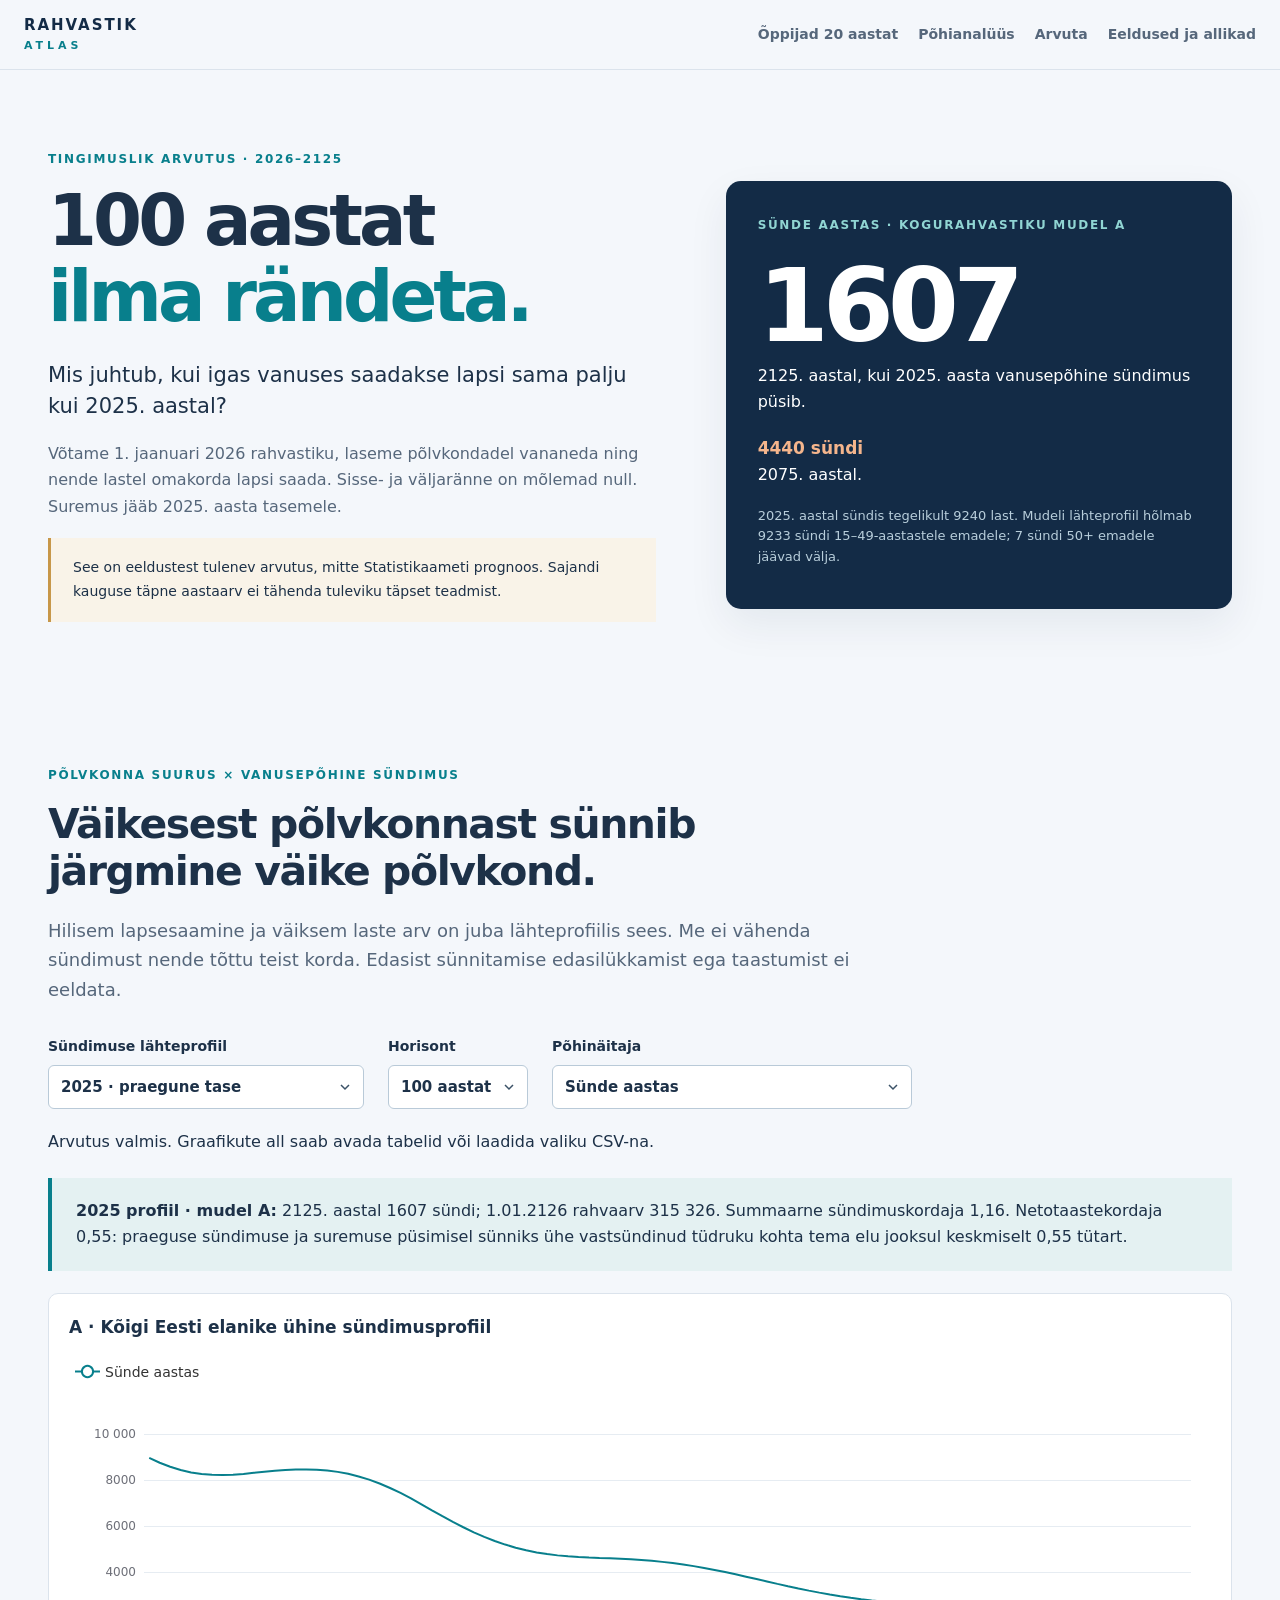
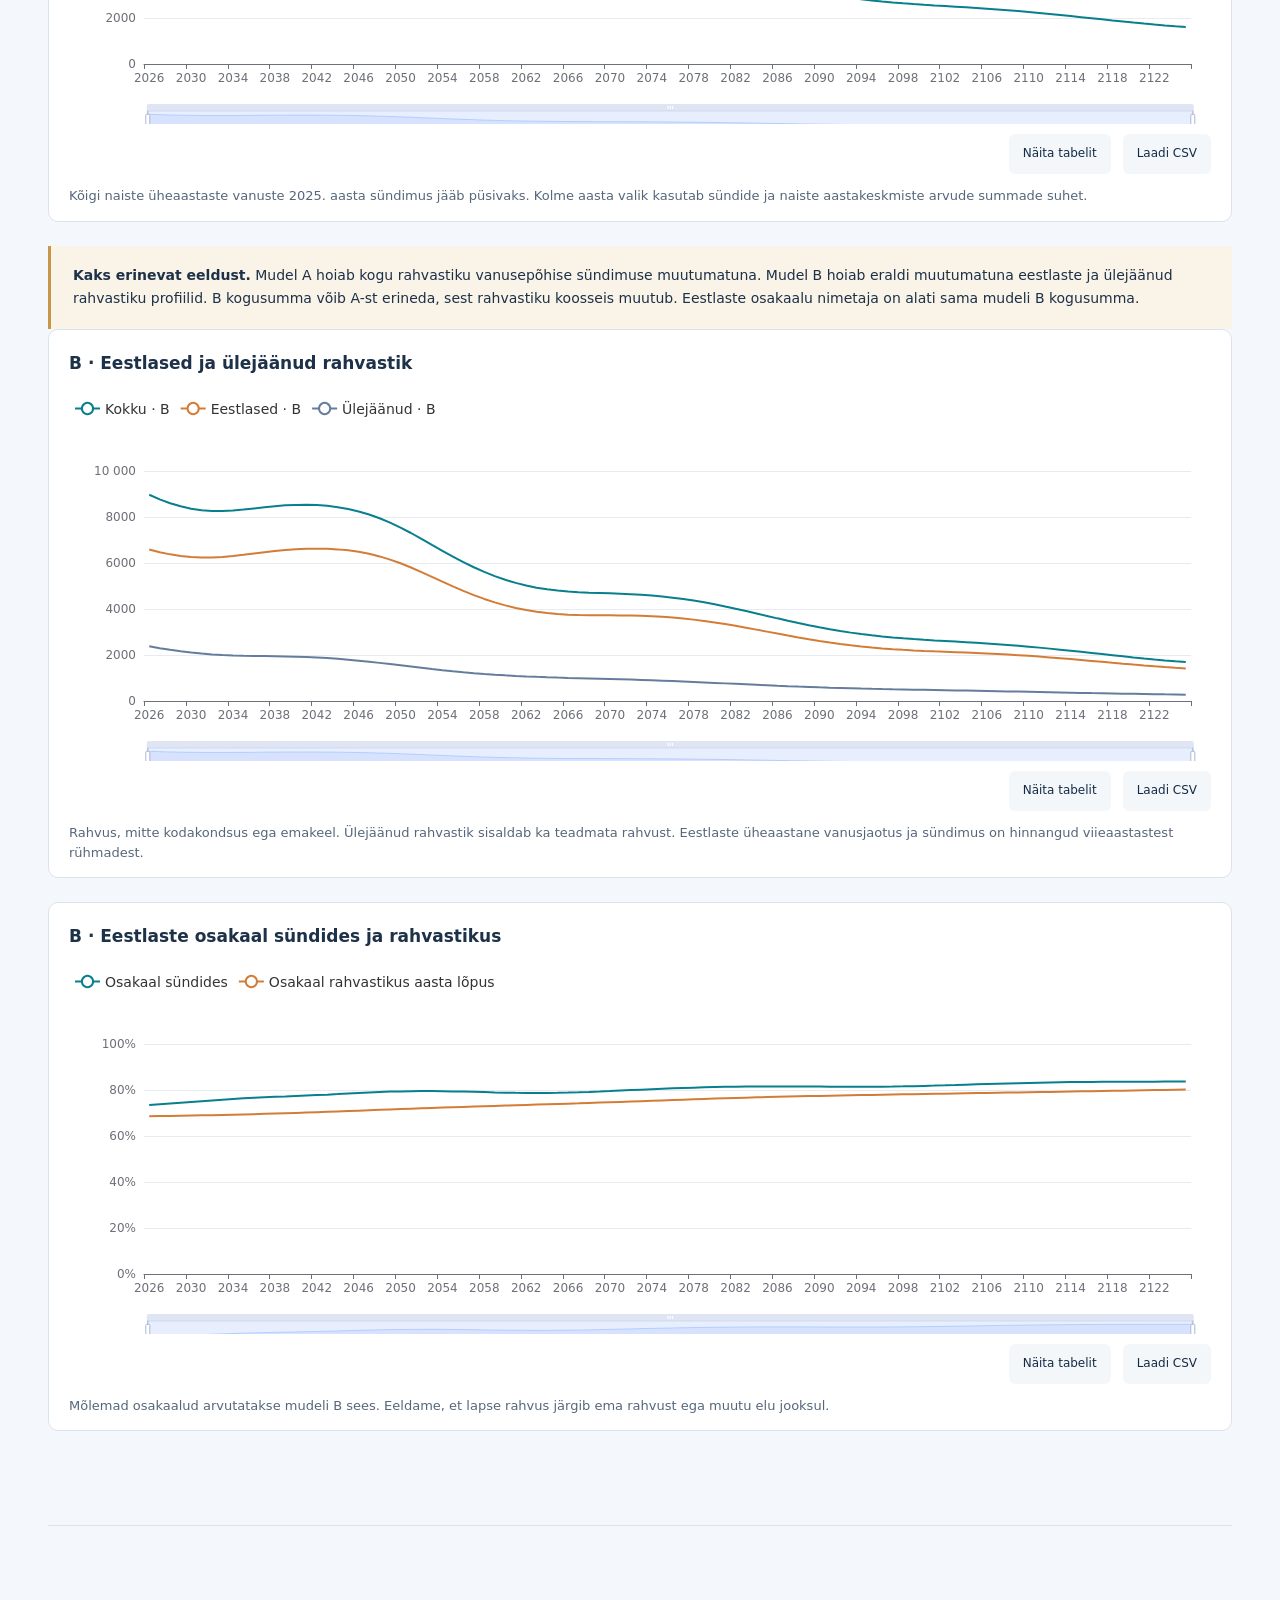
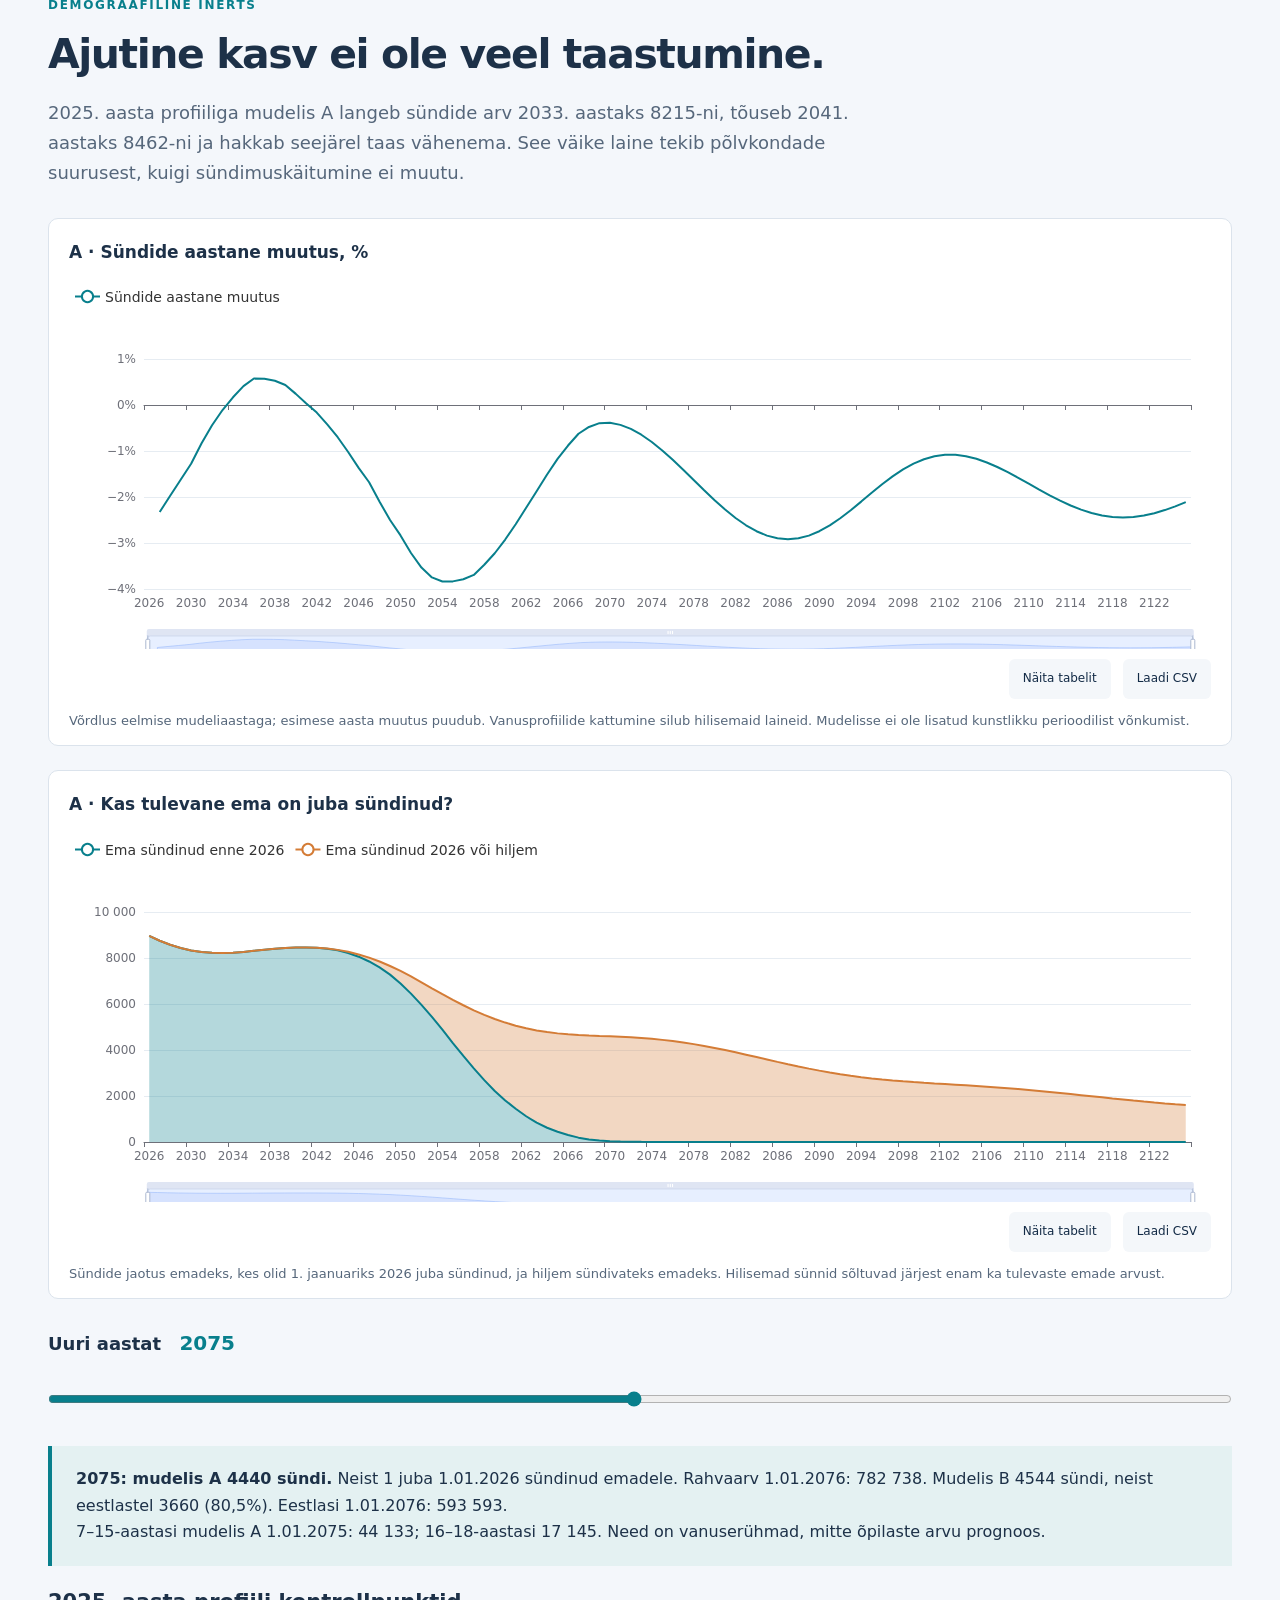
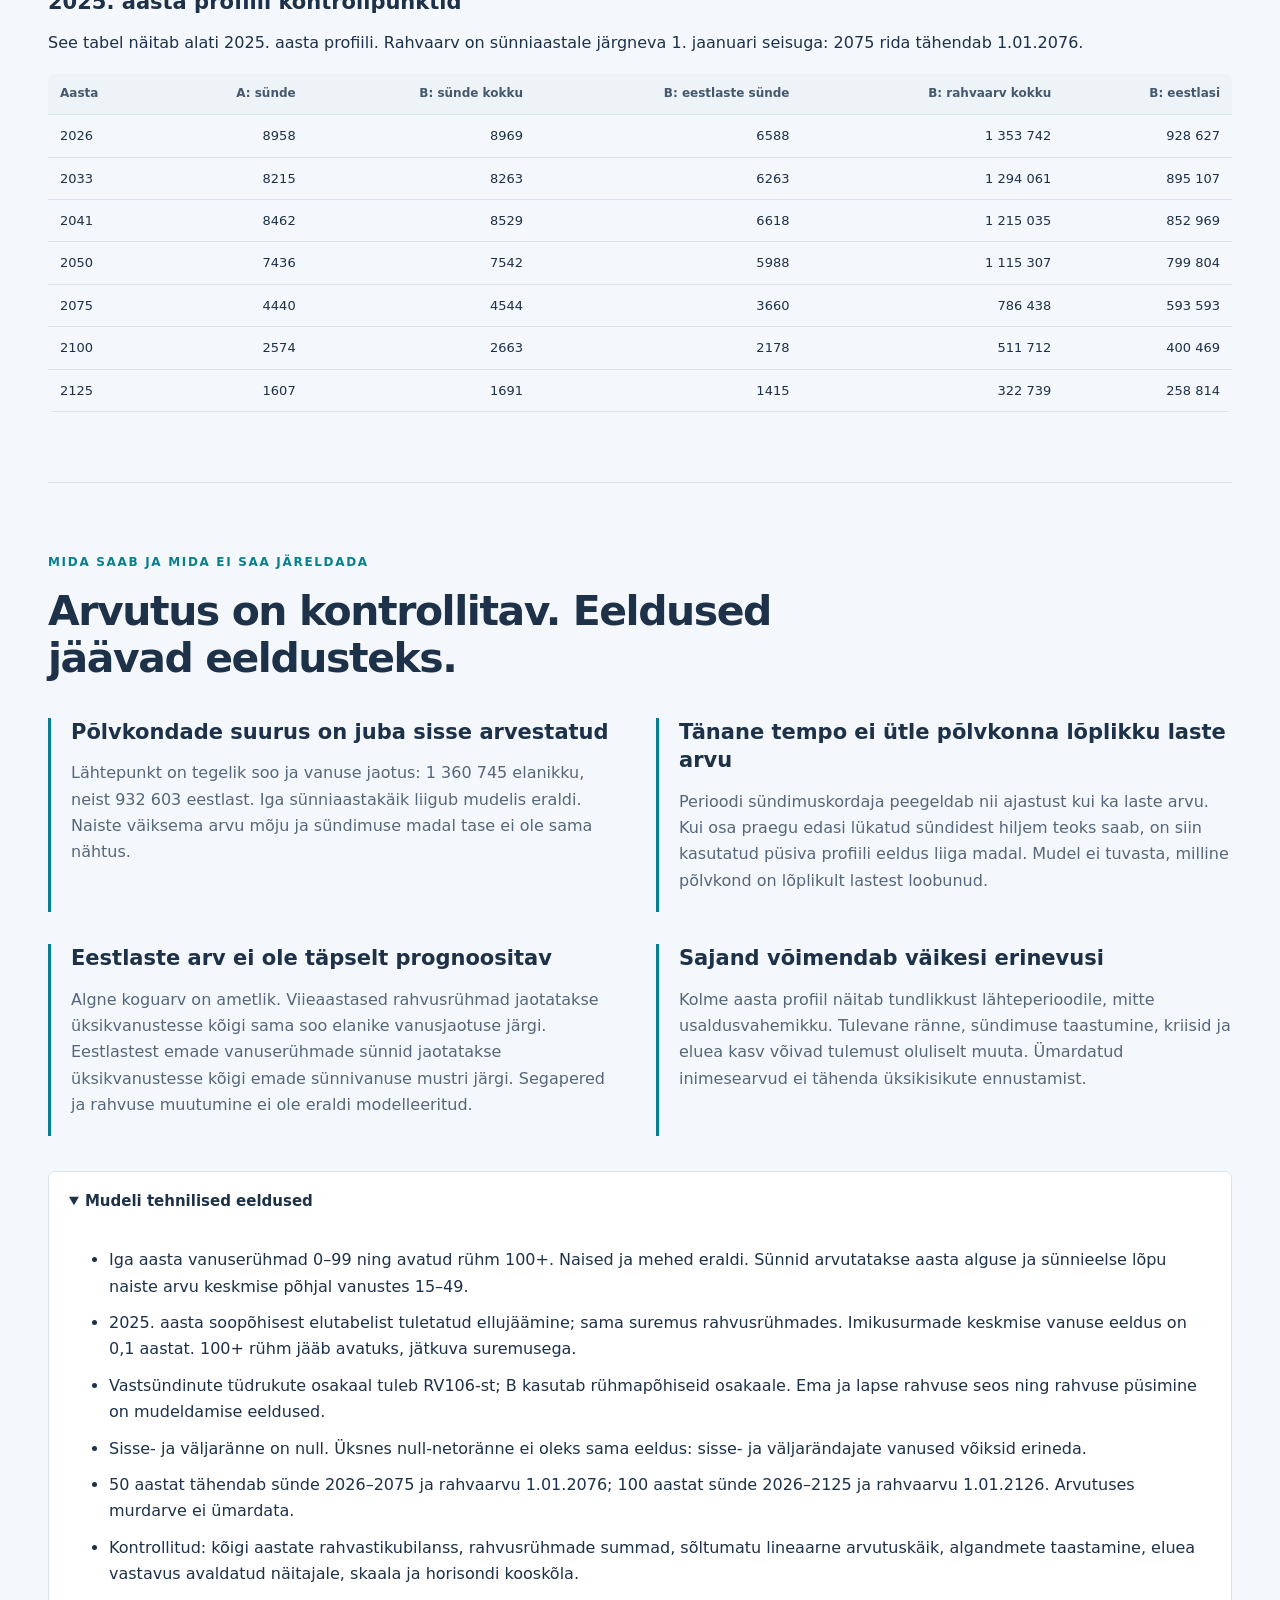
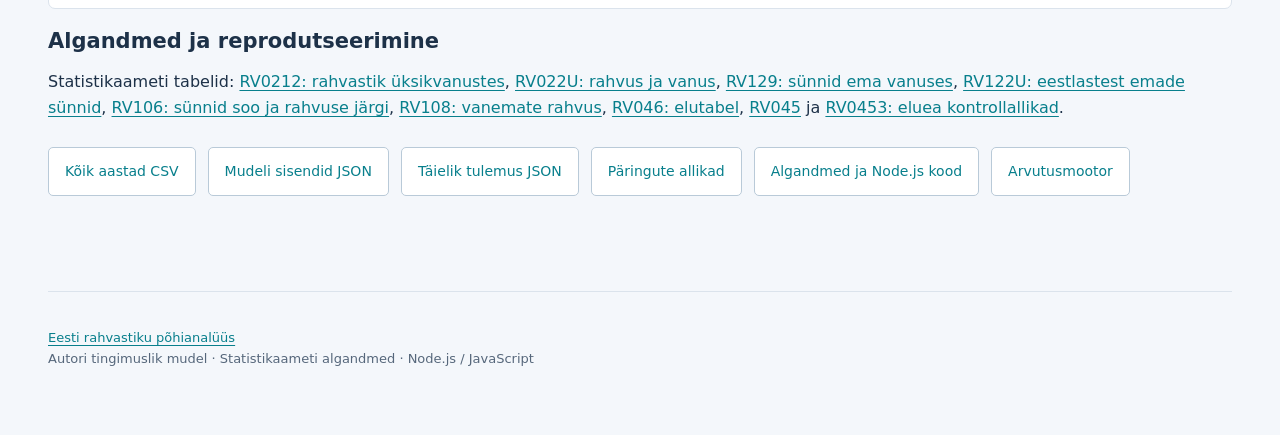
<file: projection.html>
<!doctype html><html lang="et"><head><meta charset="utf-8"><meta name="viewport" content="width=device-width,initial-scale=1"><meta name="theme-color" content="#132b46"><title>100 aastat ilma rändeta · Rahvastiku atlas</title><meta name="description" content="Eesti sündide ja rahvaarvu 100 aasta tingimuslik arvutus: tänane sündimus, nullränne, eestlased eraldi."><link rel="stylesheet" href="style.css?v=projection1"><script defer src="vendor/echarts.min.js"></script><script type="module" src="projection.js?v=1"></script></head><body><a class="skip" href="#main">Põhisisu juurde</a><header class="top"><a class="brand" href="index.html">RAHVASTIK<span>ATLAS</span></a><nav><a href="students.html">Õppijad 20 aastat</a><a href="index.html">Põhianalüüs</a><a href="#mudel">Arvuta</a><a href="#eeldused">Eeldused ja allikad</a></nav></header><main id="main">
<section class="hero"><div><p class="eyebrow">TINGIMUSLIK ARVUTUS · 2026–2125</p><h1>100 aastat<br><em>ilma rändeta.</em></h1><p class="lead">Mis juhtub, kui igas vanuses saadakse lapsi sama palju kui 2025. aastal?</p><p class="intro">Võtame 1. jaanuari 2026 rahvastiku, laseme põlvkondadel vananeda ning nende lastel omakorda lapsi saada. Sisse- ja väljaränne on mõlemad null. Suremus jääb 2025. aasta tasemele.</p><p class="notice">See on eeldustest tulenev arvutus, mitte Statistikaameti prognoos. Sajandi kauguse täpne aastaarv ei tähenda tuleviku täpset teadmist.</p></div><div class="hero-visual"><p class="eyebrow">SÜNDE AASTAS · KOGURAHVASTIKU MUDEL A</p><div class="hero-number">1607</div><p>2125. aastal, kui 2025. aasta vanusepõhine sündimus püsib.</p><p><strong>4440 sündi</strong> 2075. aastal.</p><p class="small">2025. aastal sündis tegelikult 9240 last. Mudeli lähteprofiil hõlmab 9233 sündi 15–49-aastastele emadele; 7 sündi 50+ emadele jäävad välja.</p></div></section>
<section class="section" id="mudel"><div class="section-heading"><p class="eyebrow">PÕLVKONNA SUURUS × VANUSEPÕHINE SÜNDIMUS</p><h2>Väikesest põlvkonnast sünnib järgmine väike põlvkond.</h2><p>Hilisem lapsesaamine ja väiksem laste arv on juba lähteprofiilis sees. Me ei vähenda sündimust nende tõttu teist korda. Edasist sünnitamise edasilükkamist ega taastumist ei eeldata.</p></div><div class="controls"><label>Sündimuse lähteprofiil<select id="profile"><option value="2025">2025 · praegune tase</option><option value="2023–2025">2023–2025 · kolme aasta koond</option></select></label><label>Horisont<select id="horizon"><option value="100">100 aastat</option><option value="50">50 aastat</option></select></label><label>Põhinäitaja<select id="metric"><option value="births">Sünde aastas</option><option value="populationEnd">Rahvaarv järgmise aasta 1. jaanuaril</option></select></label></div><p id="model-status" role="status">Laadin mudeli lähteandmeid…</p><div id="model-answer" class="answer" aria-live="polite"></div>
<figure class="chart-card"><figcaption>A · Kõigi Eesti elanike ühine sündimusprofiil</figcaption><div id="all-chart" class="chart" role="img" aria-label="A · Kõigi Eesti elanike ühine sündimusprofiil"></div><div class="chart-tools"><button data-table="all-chart">Näita tabelit</button><button data-csv="all-chart">Laadi CSV</button></div><div id="all-chart-table" class="table-wrap" hidden></div><p class="source">Kõigi naiste üheaastaste vanuste 2025. aasta sündimus jääb püsivaks. Kolme aasta valik kasutab sündide ja naiste aastakeskmiste arvude summade suhet.</p></figure>
<div class="notice"><strong>Kaks erinevat eeldust.</strong> Mudel A hoiab kogu rahvastiku vanusepõhise sündimuse muutumatuna. Mudel B hoiab eraldi muutumatuna eestlaste ja ülejäänud rahvastiku profiilid. B kogusumma võib A-st erineda, sest rahvastiku koosseis muutub. Eestlaste osakaalu nimetaja on alati sama mudeli B kogusumma.</div>
<figure class="chart-card"><figcaption>B · Eestlased ja ülejäänud rahvastik</figcaption><div id="eth-chart" class="chart" role="img" aria-label="B · Eestlased ja ülejäänud rahvastik"></div><div class="chart-tools"><button data-table="eth-chart">Näita tabelit</button><button data-csv="eth-chart">Laadi CSV</button></div><div id="eth-chart-table" class="table-wrap" hidden></div><p class="source">Rahvus, mitte kodakondsus ega emakeel. Ülejäänud rahvastik sisaldab ka teadmata rahvust. Eestlaste üheaastane vanusjaotus ja sündimus on hinnangud viieaastastest rühmadest.</p></figure>
<figure class="chart-card"><figcaption>B · Eestlaste osakaal sündides ja rahvastikus</figcaption><div id="share-chart" class="chart" role="img" aria-label="B · Eestlaste osakaal sündides ja rahvastikus"></div><div class="chart-tools"><button data-table="share-chart">Näita tabelit</button><button data-csv="share-chart">Laadi CSV</button></div><div id="share-chart-table" class="table-wrap" hidden></div><p class="source">Mõlemad osakaalud arvutatakse mudeli B sees. Eeldame, et lapse rahvus järgib ema rahvust ega muutu elu jooksul.</p></figure>
</section><section class="section"><div class="section-heading"><p class="eyebrow">DEMOGRAAFILINE INERTS</p><h2>Ajutine kasv ei ole veel taastumine.</h2><p>2025. aasta profiiliga mudelis A langeb sündide arv 2033. aastaks 8215-ni, tõuseb 2041. aastaks 8462-ni ja hakkab seejärel taas vähenema. See väike laine tekib põlvkondade suurusest, kuigi sündimuskäitumine ei muutu.</p></div>
<figure class="chart-card"><figcaption>A · Sündide aastane muutus, %</figcaption><div id="wave-chart" class="chart" role="img" aria-label="A · Sündide aastane muutus, %"></div><div class="chart-tools"><button data-table="wave-chart">Näita tabelit</button><button data-csv="wave-chart">Laadi CSV</button></div><div id="wave-chart-table" class="table-wrap" hidden></div><p class="source">Võrdlus eelmise mudeliaastaga; esimese aasta muutus puudub. Vanusprofiilide kattumine silub hilisemaid laineid. Mudelisse ei ole lisatud kunstlikku perioodilist võnkumist.</p></figure>
<figure class="chart-card"><figcaption>A · Kas tulevane ema on juba sündinud?</figcaption><div id="legacy-chart" class="chart" role="img" aria-label="A · Kas tulevane ema on juba sündinud?"></div><div class="chart-tools"><button data-table="legacy-chart">Näita tabelit</button><button data-csv="legacy-chart">Laadi CSV</button></div><div id="legacy-chart-table" class="table-wrap" hidden></div><p class="source">Sündide jaotus emadeks, kes olid 1. jaanuariks 2026 juba sündinud, ja hiljem sündivateks emadeks. Hilisemad sünnid sõltuvad järjest enam ka tulevaste emade arvust.</p></figure>
<label class="year-picker">Uuri aastat <output id="year-label">2075</output><input id="year" type="range" min="2026" max="2125" value="2075" step="1"></label><div id="year-answer" class="answer" aria-live="polite"></div>
<h3>2025. aasta profiili kontrollpunktid</h3><p>See tabel näitab alati 2025. aasta profiili. Rahvaarv on sünniaastale järgneva 1. jaanuari seisuga: 2075 rida tähendab 1.01.2076.</p><div class="table-wrap"><table><thead><tr><th>Aasta</th><th>A: sünde</th><th>B: sünde kokku</th><th>B: eestlaste sünde</th><th>B: rahvaarv kokku</th><th>B: eestlasi</th></tr></thead><tbody><tr><td>2026</td><td>8958</td><td>8969</td><td>6588</td><td>1 353 742</td><td>928 627</td></tr><tr><td>2033</td><td>8215</td><td>8263</td><td>6263</td><td>1 294 061</td><td>895 107</td></tr><tr><td>2041</td><td>8462</td><td>8529</td><td>6618</td><td>1 215 035</td><td>852 969</td></tr><tr><td>2050</td><td>7436</td><td>7542</td><td>5988</td><td>1 115 307</td><td>799 804</td></tr><tr><td>2075</td><td>4440</td><td>4544</td><td>3660</td><td>786 438</td><td>593 593</td></tr><tr><td>2100</td><td>2574</td><td>2663</td><td>2178</td><td>511 712</td><td>400 469</td></tr><tr><td>2125</td><td>1607</td><td>1691</td><td>1415</td><td>322 739</td><td>258 814</td></tr></tbody></table></div></section>
<section class="section" id="eeldused"><div class="section-heading"><p class="eyebrow">MIDA SAAB JA MIDA EI SAA JÄRELDADA</p><h2>Arvutus on kontrollitav. Eeldused jäävad eeldusteks.</h2></div><div class="conclusion-grid"><article><h3>Põlvkondade suurus on juba sisse arvestatud</h3><p>Lähtepunkt on tegelik soo ja vanuse jaotus: 1 360 745 elanikku, neist 932 603 eestlast. Iga sünniaastakäik liigub mudelis eraldi. Naiste väiksema arvu mõju ja sündimuse madal tase ei ole sama nähtus.</p></article><article><h3>Tänane tempo ei ütle põlvkonna lõplikku laste arvu</h3><p>Perioodi sündimuskordaja peegeldab nii ajastust kui ka laste arvu. Kui osa praegu edasi lükatud sündidest hiljem teoks saab, on siin kasutatud püsiva profiili eeldus liiga madal. Mudel ei tuvasta, milline põlvkond on lõplikult lastest loobunud.</p></article><article><h3>Eestlaste arv ei ole täpselt prognoositav</h3><p>Algne koguarv on ametlik. Viieaastased rahvusrühmad jaotatakse üksikvanustesse kõigi sama soo elanike vanusjaotuse järgi. Eestlastest emade vanuserühmade sünnid jaotatakse üksikvanustesse kõigi emade sünnivanuse mustri järgi. Segapered ja rahvuse muutumine ei ole eraldi modelleeritud.</p></article><article><h3>Sajand võimendab väikesi erinevusi</h3><p>Kolme aasta profiil näitab tundlikkust lähteperioodile, mitte usaldusvahemikku. Tulevane ränne, sündimuse taastumine, kriisid ja eluea kasv võivad tulemust oluliselt muuta. Ümardatud inimesearvud ei tähenda üksikisikute ennustamist.</p></article></div>
<details open><summary>Mudeli tehnilised eeldused</summary><ul><li>Iga aasta vanuserühmad 0–99 ning avatud rühm 100+. Naised ja mehed eraldi. Sünnid arvutatakse aasta alguse ja sünnieelse lõpu naiste arvu keskmise põhjal vanustes 15–49.</li><li>2025. aasta soopõhisest elutabelist tuletatud ellujäämine; sama suremus rahvusrühmades. Imikusurmade keskmise vanuse eeldus on 0,1 aastat. 100+ rühm jääb avatuks, jätkuva suremusega.</li><li>Vastsündinute tüdrukute osakaal tuleb RV106-st; B kasutab rühmapõhiseid osakaale. Ema ja lapse rahvuse seos ning rahvuse püsimine on mudeldamise eeldused.</li><li>Sisse- ja väljaränne on null. Üksnes null-netoränne ei oleks sama eeldus: sisse- ja väljarändajate vanused võiksid erineda.</li><li>50 aastat tähendab sünde 2026–2075 ja rahvaarvu 1.01.2076; 100 aastat sünde 2026–2125 ja rahvaarvu 1.01.2126. Arvutuses murdarve ei ümardata.</li><li>Kontrollitud: kõigi aastate rahvastikubilanss, rahvusrühmade summad, sõltumatu lineaarne arvutuskäik, algandmete taastamine, eluea vastavus avaldatud näitajale, skaala ja horisondi kooskõla.</li></ul></details>
<h3>Algandmed ja reprodutseerimine</h3><p>Statistikaameti tabelid: <a href="https://andmed.stat.ee/et/stat/RV0212">RV0212: rahvastik üksikvanustes</a>, <a href="https://andmed.stat.ee/et/stat/RV022U">RV022U: rahvus ja vanus</a>, <a href="https://andmed.stat.ee/et/stat/RV129">RV129: sünnid ema vanuses</a>, <a href="https://andmed.stat.ee/et/stat/RV122U">RV122U: eestlastest emade sünnid</a>, <a href="https://andmed.stat.ee/et/stat/RV106">RV106: sünnid soo ja rahvuse järgi</a>, <a href="https://andmed.stat.ee/et/stat/RV108">RV108: vanemate rahvus</a>, <a href="https://andmed.stat.ee/et/stat/RV046">RV046: elutabel</a>, <a href="https://andmed.stat.ee/et/stat/RV045">RV045</a> ja <a href="https://andmed.stat.ee/et/stat/RV0453">RV0453: eluea kontrollallikad</a>.</p><div class="downloads"><a href="data/projection/annual.csv" download>Kõik aastad CSV</a><a href="data/projection/inputs.json" download>Mudeli sisendid JSON</a><a href="data/projection/results.json" download>Täielik tulemus JSON</a><a href="data/projection/sources.json" download>Päringute allikad</a><a href="data/reproduce.ndjson.gz" download>Algandmed ja Node.js kood</a><a href="projection-engine.js">Arvutusmootor</a></div><noscript><p>JavaScriptita saab lugeda järeldusi ja kontrollpunktide tabelit ning laadida kõik aastad CSV-failina.</p></noscript></section></main><footer><a href="index.html">Eesti rahvastiku põhianalüüs</a><p>Autori tingimuslik mudel · Statistikaameti algandmed · Node.js / JavaScript</p></footer></body></html>
</file>
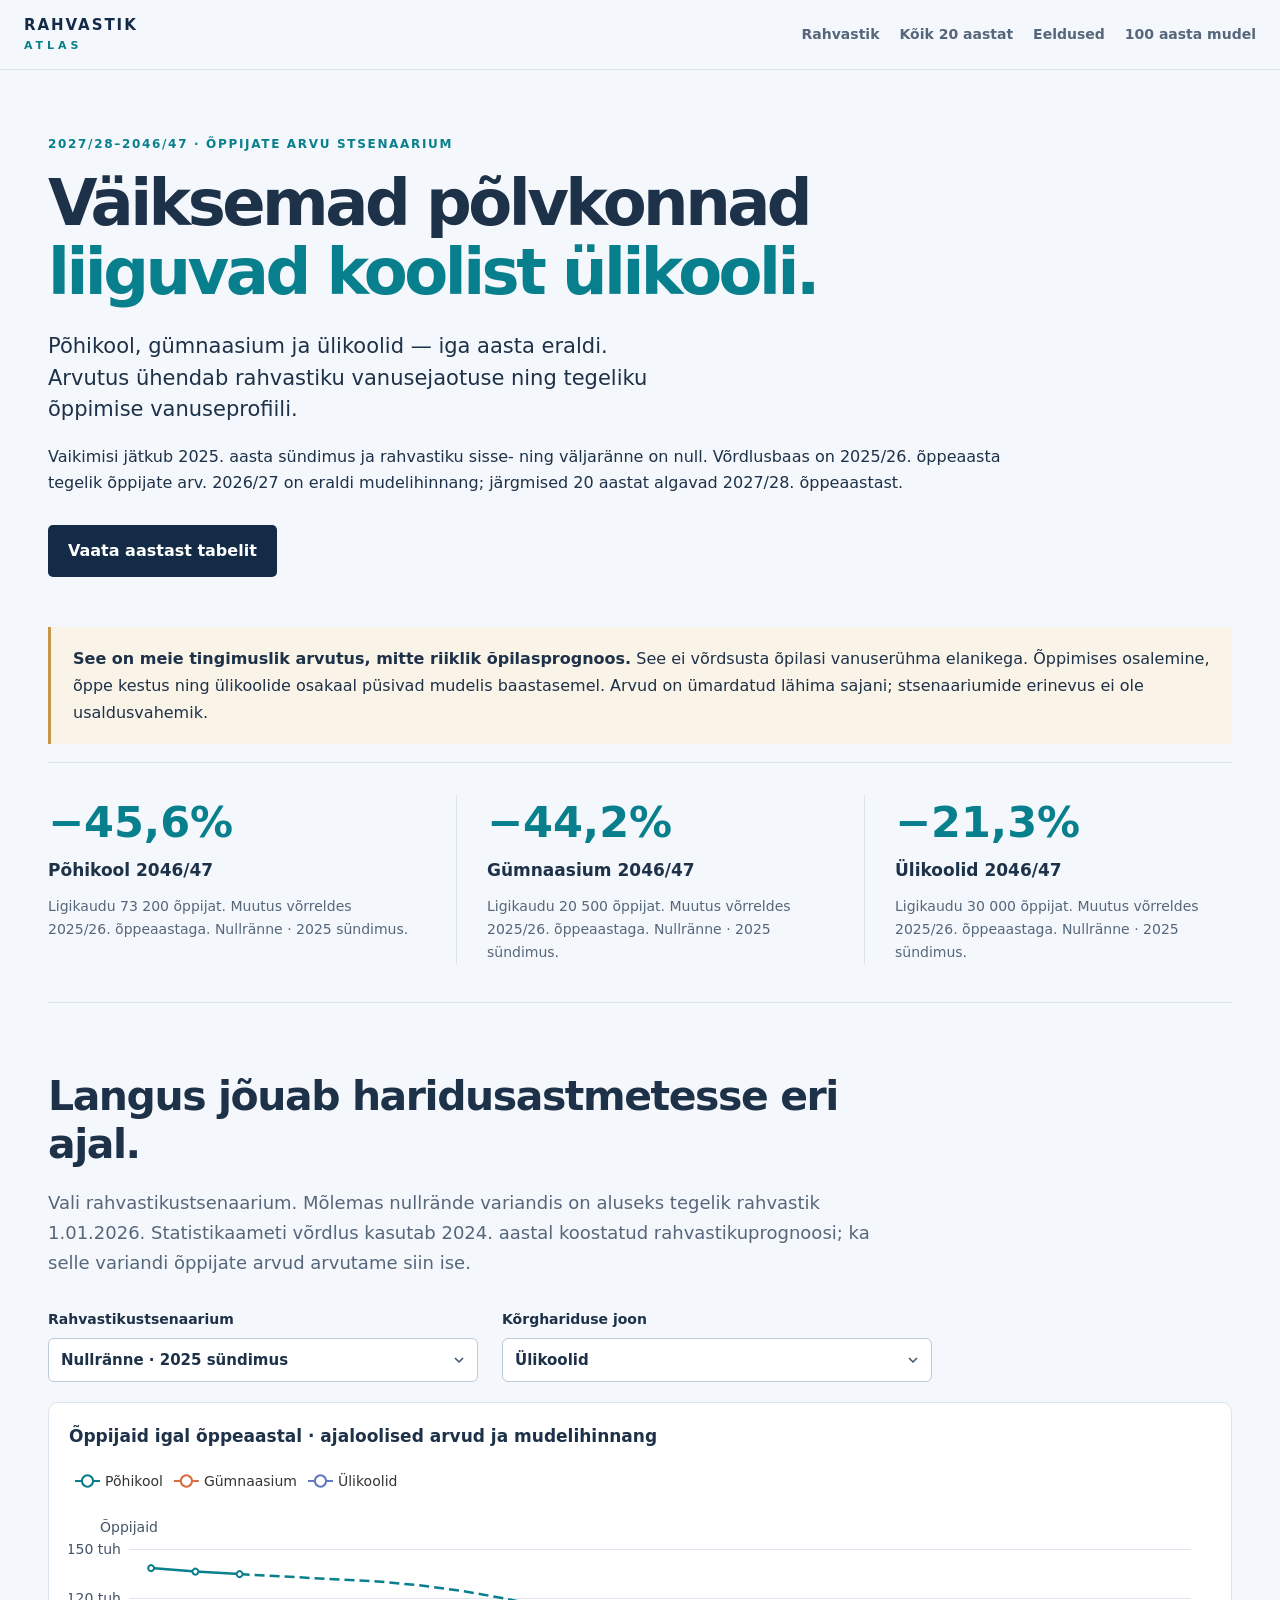
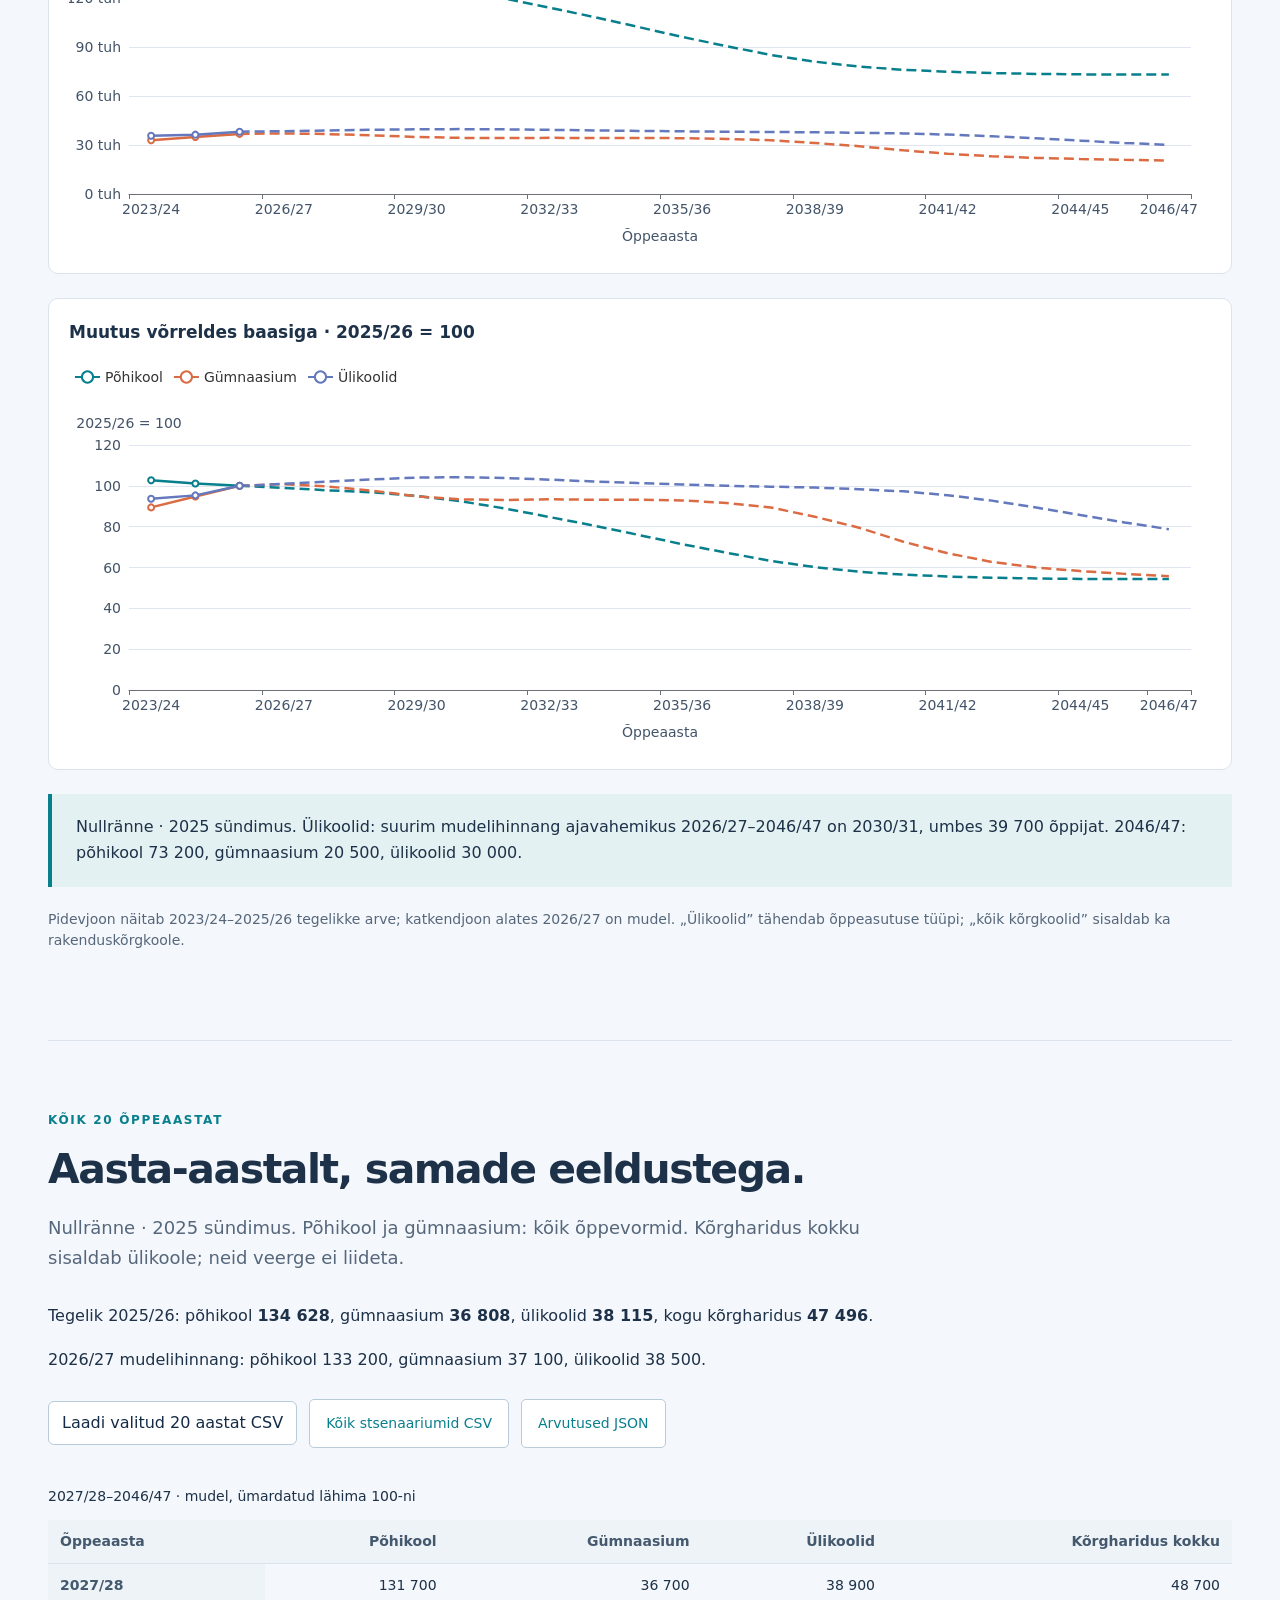
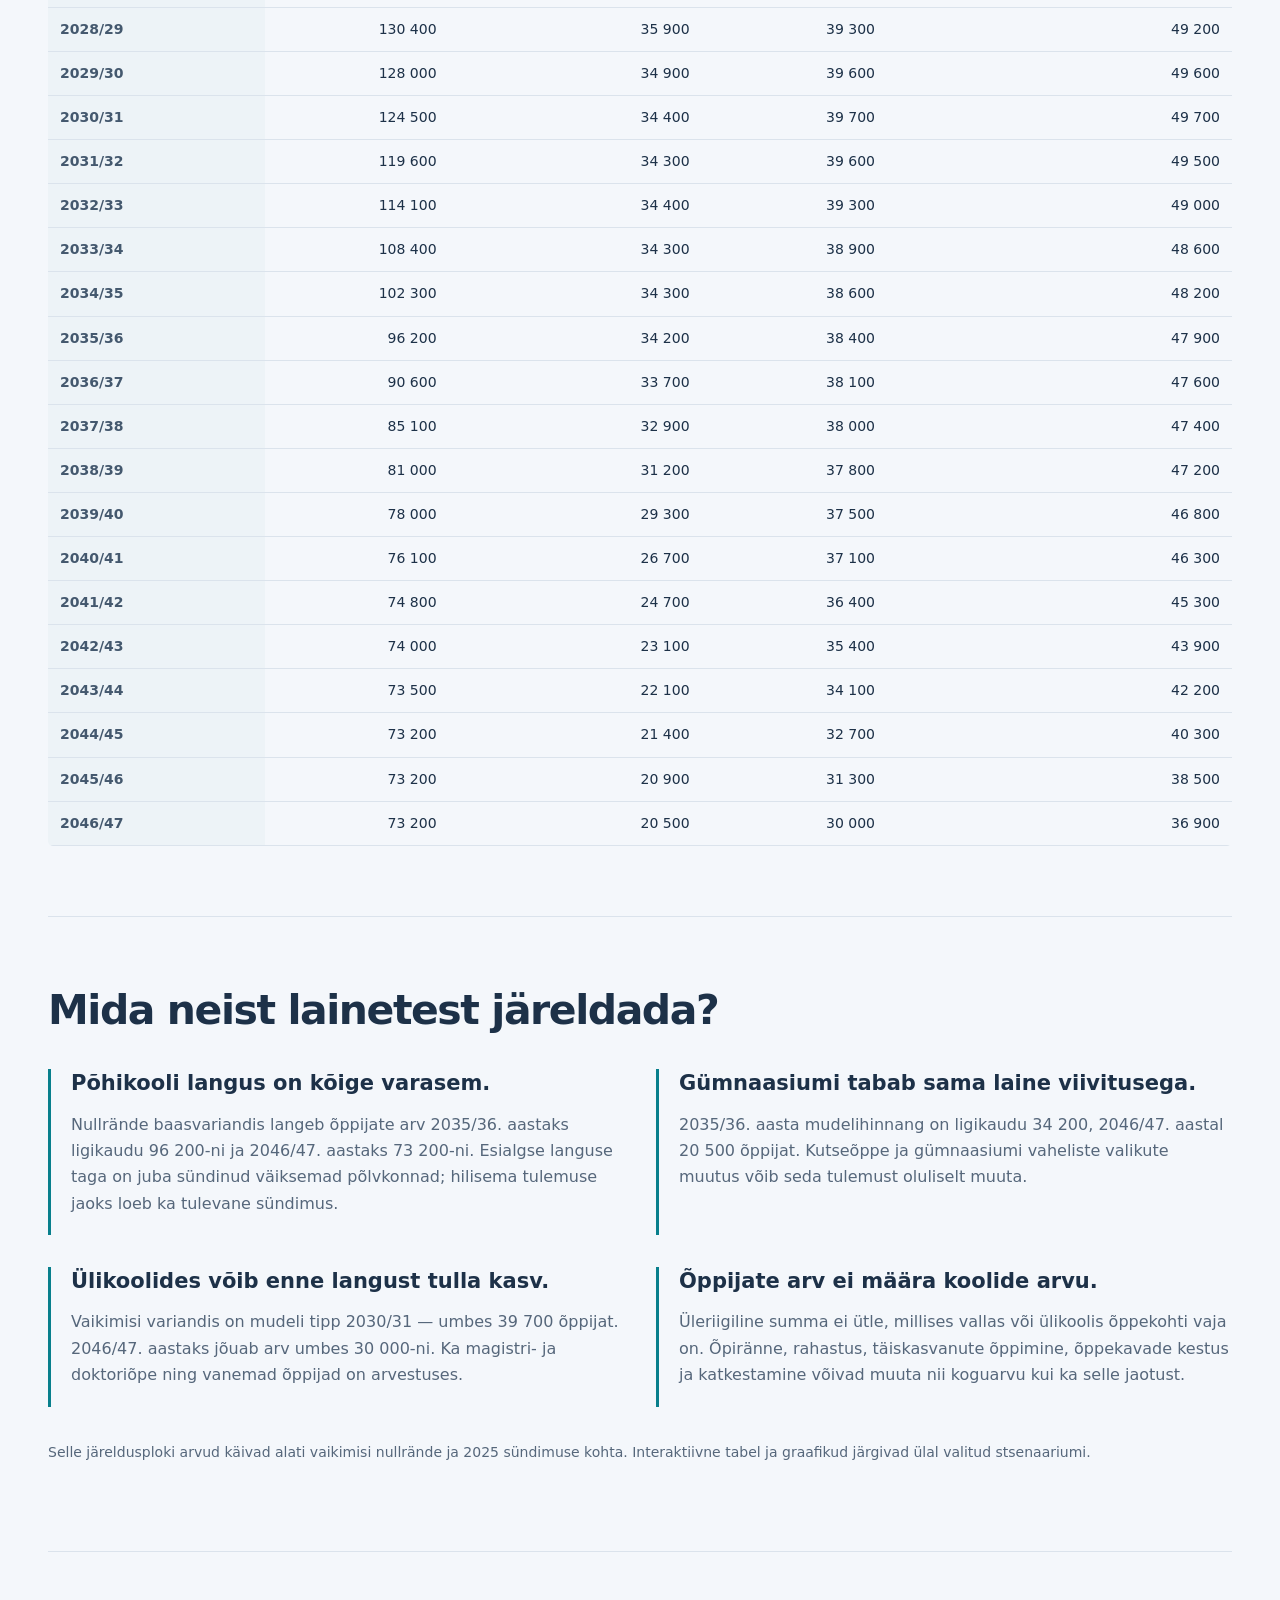
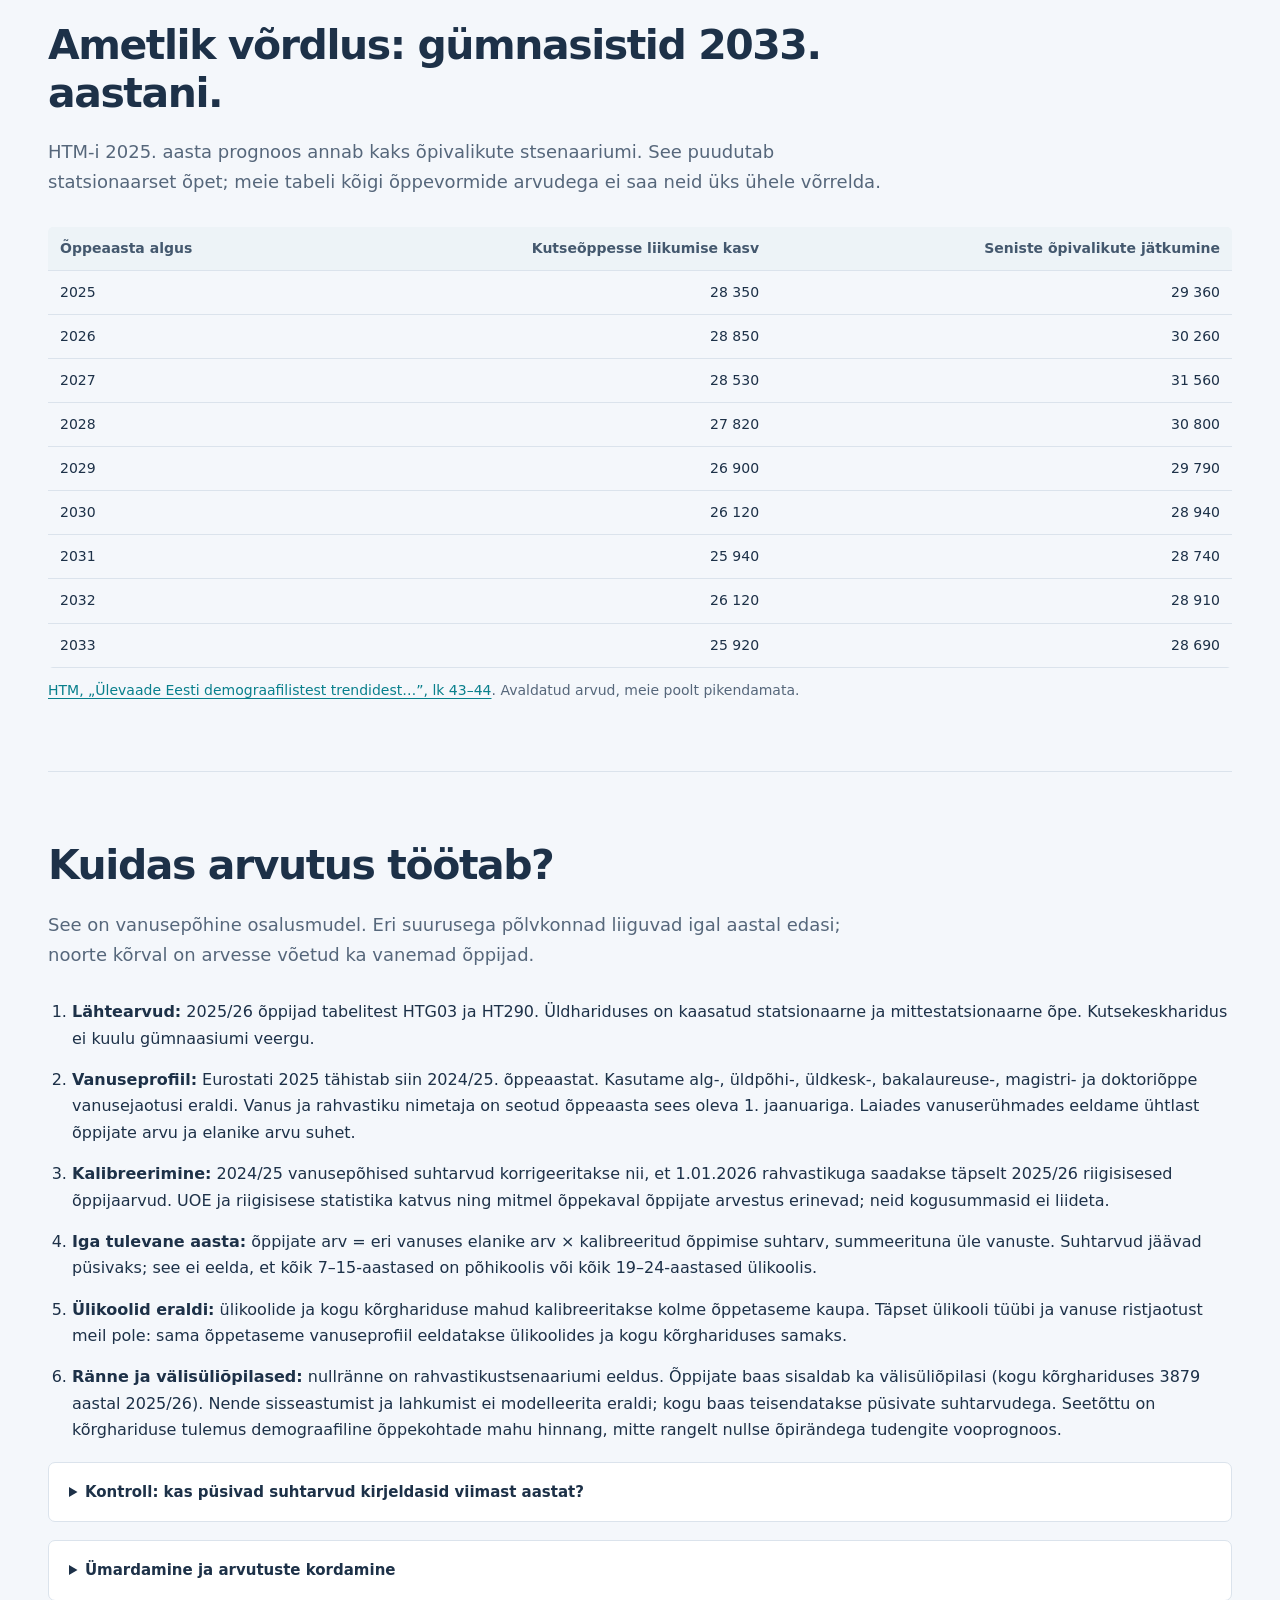
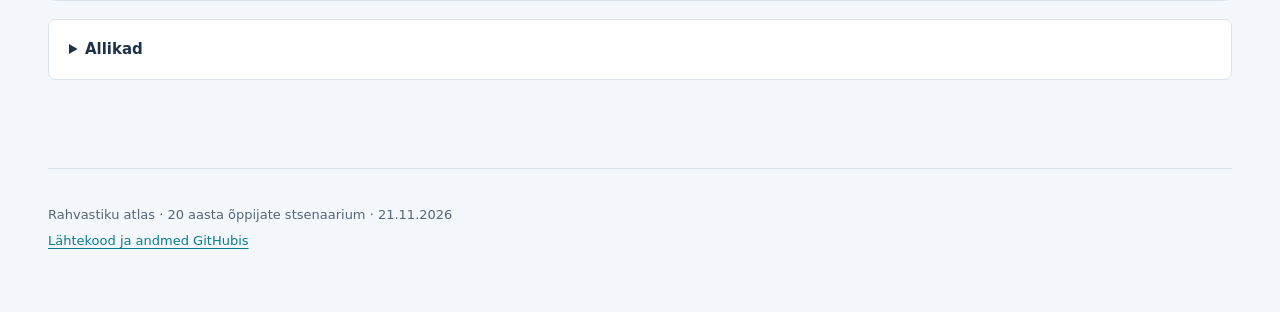
<file: students.html>
<!doctype html><html lang="et"><head><meta charset="utf-8"><meta name="viewport" content="width=device-width,initial-scale=1"><meta name="theme-color" content="#132b46"><meta name="description" content="Eesti põhikooli-, gümnaasiumi- ja üliõpilaste arvu tingimuslik prognoos aastateks 2027–2046. Iga õppeaasta tabelis, põlvkondade lained ja kontrollitavad eeldused."><title>Õppijad järgmise 20 aasta jooksul · Rahvastiku atlas</title><link rel="stylesheet" href="style.css?v=students1"><link rel="stylesheet" href="students.css?v=1"><script defer src="vendor/echarts.min.js"></script><script type="module" src="students.js?v=1"></script></head>
<body><a class="skip" href="#main">Põhisisu juurde</a><header class="top"><a class="brand" href="index.html">RAHVASTIK<span>ATLAS</span></a><nav aria-label="Peamine"><a href="index.html">Rahvastik</a><a href="#aastad">Kõik 20 aastat</a><a href="#meetod">Eeldused</a><a href="projection.html">100 aasta mudel</a></nav></header>
<main id="main"><section class="students-hero"><p class="eyebrow">2027/28–2046/47 · ÕPPIJATE ARVU STSENAARIUM</p><h1>Väiksemad põlvkonnad<br><em>liiguvad koolist ülikooli.</em></h1><p class="lead">Põhikool, gümnaasium ja ülikoolid — iga aasta eraldi. Arvutus ühendab rahvastiku vanusejaotuse ning tegeliku õppimise vanuseprofiili.</p><p>Vaikimisi jätkub 2025. aasta sündimus ja rahvastiku sisse- ning väljaränne on null. Võrdlusbaas on 2025/26. õppeaasta tegelik õppijate arv. 2026/27 on eraldi mudelihinnang; järgmised 20 aastat algavad 2027/28. õppeaastast.</p><a class="primary" href="#aastad">Vaata aastast tabelit</a></section>
<p class="notice"><b>See on meie tingimuslik arvutus, mitte riiklik õpilasprognoos.</b> See ei võrdsusta õpilasi vanuserühma elanikega. Õppimises osalemine, õppe kestus ning ülikoolide osakaal püsivad mudelis baastasemel. Arvud on ümardatud lähima sajani; stsenaariumide erinevus ei ole usaldusvahemik.</p>
<section class="takeaways" id="student-cards" aria-label="2046/47 muutus võrreldes 2025/26"><article><span class="stat">−45,6%</span><h2>Põhikool 2046/47</h2><p>Ligikaudu 73 200 õppijat. Muutus võrreldes 2025/26. õppeaastaga, nullränne ja 2025 sündimus.</p></article><article><span class="stat">−44,2%</span><h2>Gümnaasium 2046/47</h2><p>Ligikaudu 20 500 õppijat. Muutus võrreldes 2025/26. õppeaastaga, nullränne ja 2025 sündimus.</p></article><article><span class="stat">−21,3%</span><h2>Ülikoolid 2046/47</h2><p>Ligikaudu 30 000 õppijat. Muutus võrreldes 2025/26. õppeaastaga, nullränne ja 2025 sündimus.</p></article></section>
<section class="section" id="vaade"><div class="section-heading"><h2>Langus jõuab haridusastmetesse eri ajal.</h2><p>Vali rahvastikustsenaarium. Mõlemas nullrände variandis on aluseks tegelik rahvastik 1.01.2026. Statistikaameti võrdlus kasutab 2024. aastal koostatud rahvastikuprognoosi; ka selle variandi õppijate arvud arvutame siin ise.</p></div>
<div class="controls"><label>Rahvastikustsenaarium<select id="student-scenario"><option value="zero2025">Nullränne · 2025 sündimus</option><option value="zeroAverage">Nullränne · 2023–2025 sündimus</option><option value="officialPopulation">Statistikaameti 2024 rahvastikuprognoos</option></select></label><label>Kõrghariduse joon<select id="student-higher"><option value="university">Ülikoolid</option><option value="tertiary">Kõik kõrgkoolid</option></select></label></div>
<div id="student-status" role="status" class="load-status">Laadin väikest prognoositabelit ja graafikuid…</div>
<figure class="chart-card"><figcaption>Õppijaid igal õppeaastal · ajaloolised arvud ja mudelihinnang</figcaption><div class="chart" id="students-count-chart" role="img" aria-label="Õppijaid igal õppeaastal · ajaloolised arvud ja mudelihinnang"></div></figure>
<figure class="chart-card"><figcaption>Muutus võrreldes baasiga · 2025/26 = 100</figcaption><div class="chart" id="students-index-chart" role="img" aria-label="Muutus võrreldes baasiga · 2025/26 = 100"></div></figure>
<div class="answer" id="student-answer" aria-live="polite">Nullrände mudelis on ülikoolide õppijate arvu suurim väärtus 2030/31: ligikaudu 39 700. Hilisem langus järgneb väiksemate põlvkondade jõudmisele tudengiikka.</div>
<p class="small">Pidevjoon näitab 2023/24–2025/26 tegelikke arve; katkendjoon alates 2026/27 on mudel. „Ülikoolid” tähendab õppeasutuse tüüpi; „kõik kõrgkoolid” sisaldab ka rakenduskõrgkoole.</p></section>
<section class="section" id="aastad"><div class="section-heading"><p class="eyebrow">KÕIK 20 ÕPPEAASTAT</p><h2>Aasta-aastalt, samade eeldustega.</h2><p id="student-table-context">Nullränne · 2025 sündimus. Põhikool ja gümnaasium hõlmavad kõiki õppevorme. Kõrgharidus kokku sisaldab ülikoole: neid kahte veergu ei liideta.</p></div>
<p id="student-base">Tegelik 2025/26: põhikool <b>134 628</b>, gümnaasium <b>36 808</b>, ülikoolid <b>38 115</b>, kogu kõrgharidus <b>47 496</b>.</p>
<p id="student-current">2026/27 mudelihinnang: põhikool 133 200, gümnaasium 37 100, ülikoolid 38 500.</p>
<div class="downloads"><button id="student-csv" type="button">Laadi valitud 20 aastat CSV</button><a href="data/students/annual.csv" download>Kõik stsenaariumid CSV</a><a href="data/students/results.json" download>Arvutused JSON</a></div>
<div class="table-wrap student-table" role="region" tabindex="0" aria-label="20 õppeaasta õppijate prognoos, horisontaalselt keritav"><table><caption id="student-table-caption">2027/28–2046/47 · mudel, ümardatud lähima 100-ni</caption><thead><tr><th scope="col">Õppeaasta</th><th scope="col">Põhikool</th><th scope="col">Gümnaasium</th><th scope="col">Ülikoolid</th><th scope="col">Kõrgharidus kokku</th></tr></thead><tbody id="student-rows"><tr><th scope="row">2027/28</th><td>131 700</td><td>36 700</td><td>38 900</td><td>48 700</td></tr><tr><th scope="row">2028/29</th><td>130 400</td><td>35 900</td><td>39 300</td><td>49 200</td></tr><tr><th scope="row">2029/30</th><td>128 000</td><td>34 900</td><td>39 600</td><td>49 600</td></tr><tr><th scope="row">2030/31</th><td>124 500</td><td>34 400</td><td>39 700</td><td>49 700</td></tr><tr><th scope="row">2031/32</th><td>119 600</td><td>34 300</td><td>39 600</td><td>49 500</td></tr><tr><th scope="row">2032/33</th><td>114 100</td><td>34 400</td><td>39 300</td><td>49 000</td></tr><tr><th scope="row">2033/34</th><td>108 400</td><td>34 300</td><td>38 900</td><td>48 600</td></tr><tr><th scope="row">2034/35</th><td>102 300</td><td>34 300</td><td>38 600</td><td>48 200</td></tr><tr><th scope="row">2035/36</th><td>96 200</td><td>34 200</td><td>38 400</td><td>47 900</td></tr><tr><th scope="row">2036/37</th><td>90 600</td><td>33 700</td><td>38 100</td><td>47 600</td></tr><tr><th scope="row">2037/38</th><td>85 100</td><td>32 900</td><td>38 000</td><td>47 400</td></tr><tr><th scope="row">2038/39</th><td>81 000</td><td>31 200</td><td>37 800</td><td>47 200</td></tr><tr><th scope="row">2039/40</th><td>78 000</td><td>29 300</td><td>37 500</td><td>46 800</td></tr><tr><th scope="row">2040/41</th><td>76 100</td><td>26 700</td><td>37 100</td><td>46 300</td></tr><tr><th scope="row">2041/42</th><td>74 800</td><td>24 700</td><td>36 400</td><td>45 300</td></tr><tr><th scope="row">2042/43</th><td>74 000</td><td>23 100</td><td>35 400</td><td>43 900</td></tr><tr><th scope="row">2043/44</th><td>73 500</td><td>22 100</td><td>34 100</td><td>42 200</td></tr><tr><th scope="row">2044/45</th><td>73 200</td><td>21 400</td><td>32 700</td><td>40 300</td></tr><tr><th scope="row">2045/46</th><td>73 200</td><td>20 900</td><td>31 300</td><td>38 500</td></tr><tr><th scope="row">2046/47</th><td>73 200</td><td>20 500</td><td>30 000</td><td>36 900</td></tr></tbody></table></div>
<noscript><p class="notice">Tabel ja järeldused näitavad nullrännet ning 2025. aasta sündimust. Graafikute ja stsenaariumi valiku jaoks on vaja JavaScripti. Kõik stsenaariumid on CSV-failis.</p></noscript></section>
<section class="section"><div class="section-heading"><h2>Mida neist lainetest järeldada?</h2></div><div class="conclusion-grid">
<article><h3>Põhikooli langus on kõige varasem.</h3><p>Nullrände baasvariandis langeb õppijate arv 2035/36. aastaks ligikaudu 96 200-ni ja 2046/47. aastaks 73 200-ni. Esialgse languse taga on juba sündinud väiksemad põlvkonnad; hilisema tulemuse jaoks loeb ka tulevane sündimus.</p></article>
<article><h3>Gümnaasiumi tabab sama laine viivitusega.</h3><p>2035/36. aasta mudelihinnang on ligikaudu 34 200, 2046/47. aastal 20 500 õppijat. Kutseõppe ja gümnaasiumi vaheliste valikute muutus võib seda tulemust oluliselt muuta.</p></article>
<article><h3>Ülikoolides võib enne langust tulla kasv.</h3><p>Vaikimisi variandis on mudeli tipp 2030/31 — umbes 39 700 õppijat. 2046/47. aastaks jõuab arv umbes 30 000-ni. Ka magistri- ja doktoriõpe ning vanemad õppijad on arvestuses.</p></article>
<article><h3>Õppijate arv ei määra koolide arvu.</h3><p>Üleriigiline summa ei ütle, millises vallas või ülikoolis õppekohti vaja on. Õpiränne, rahastus, täiskasvanute õppimine, õppekavade kestus ja katkestamine võivad muuta nii koguarvu kui ka selle jaotust.</p></article></div><p class="small">Selle järeldusploki arvud käivad alati vaikimisi nullrände ja 2025 sündimuse kohta. Interaktiivne tabel ja graafikud järgivad ülal valitud stsenaariumi.</p></section>
<section class="section" id="ametlik"><div class="section-heading"><h2>Ametlik võrdlus: gümnasistid 2033. aastani.</h2><p>HTM-i 2025. aasta prognoos annab kaks õpivalikute stsenaariumi. See puudutab statsionaarset õpet; meie tabeli kõigi õppevormide arvudega ei saa neid üks ühele võrrelda.</p></div>
<div class="table-wrap" tabindex="0" role="region" aria-label="HTM ametlik gümnasistide prognoos"><table><thead><tr><th>Õppeaasta algus</th><th>Kutseõppesse liikumise kasv</th><th>Seniste õpivalikute jätkumine</th></tr></thead><tbody><tr><td>2025</td><td>28 350</td><td>29 360</td></tr><tr><td>2026</td><td>28 850</td><td>30 260</td></tr><tr><td>2027</td><td>28 530</td><td>31 560</td></tr><tr><td>2028</td><td>27 820</td><td>30 800</td></tr><tr><td>2029</td><td>26 900</td><td>29 790</td></tr><tr><td>2030</td><td>26 120</td><td>28 940</td></tr><tr><td>2031</td><td>25 940</td><td>28 740</td></tr><tr><td>2032</td><td>26 120</td><td>28 910</td></tr><tr><td>2033</td><td>25 920</td><td>28 690</td></tr></tbody></table></div><p class="source"><a href="https://www.hm.ee/sites/default/files/documents/2025-12/Demograafiline%20%C3%BClevaade%20ja%20prognoosid.pdf">HTM, „Ülevaade Eesti demograafilistest trendidest…”, lk 43–44</a>. Avaldatud arvud, meie poolt pikendamata.</p></section>
<section class="section" id="meetod"><div class="section-heading"><h2>Kuidas arvutus töötab?</h2><p>See on vanusepõhine osalusmudel. Eri suurusega põlvkonnad liiguvad igal aastal edasi; noorte kõrval on arvesse võetud ka vanemad õppijad.</p></div>
<ol><li><b>Lähtearvud:</b> 2025/26 õppijad tabelitest HTG03 ja HT290. Üldhariduses on kaasatud statsionaarne ja mittestatsionaarne õpe. Kutsekeskharidus ei kuulu gümnaasiumi veergu.</li>
<li><b>Vanuseprofiil:</b> Eurostati 2025 tähistab siin 2024/25. õppeaastat. Kasutame alg-, üldpõhi-, üldkesk-, bakalaureuse-, magistri- ja doktoriõppe vanusejaotusi eraldi. Vanus ja rahvastiku nimetaja on seotud õppeaasta sees oleva 1. jaanuariga. Laiades vanuserühmades eeldame ühtlast õppijate arvu ja elanike arvu suhet.</li>
<li><b>Kalibreerimine:</b> 2024/25 vanusepõhised suhtarvud korrigeeritakse nii, et 1.01.2026 rahvastikuga saadakse täpselt 2025/26 riigisisesed õppijaarvud. UOE ja riigisisese statistika katvus ning mitmel õppekaval õppijate arvestus erinevad; neid kogusummasid ei liideta.</li>
<li><b>Iga tulevane aasta:</b> õppijate arv = eri vanuses elanike arv × kalibreeritud õppimise suhtarv, summeerituna üle vanuste. Suhtarvud jäävad püsivaks; see ei eelda, et kõik 7–15-aastased on põhikoolis või kõik 19–24-aastased ülikoolis.</li>
<li><b>Ülikoolid eraldi:</b> ülikoolide ja kogu kõrghariduse mahud kalibreeritakse kolme õppetaseme kaupa. Täpset ülikooli tüübi ja vanuse ristjaotust meil pole: sama õppetaseme vanuseprofiil eeldatakse ülikoolides ja kogu kõrghariduses samaks.</li>
<li><b>Ränne ja välisüliõpilased:</b> nullränne on rahvastikustsenaariumi eeldus. Õppijate baas sisaldab ka välisüliõpilasi (kogu kõrghariduses 3879 aastal 2025/26). Nende sisseastumist ja lahkumist ei modelleerita eraldi; kogu baas teisendatakse püsivate suhtarvudega. Seetõttu on kõrghariduse tulemus demograafiline õppekohtade mahu hinnang, mitte rangelt nullse õpirändega tudengite vooprognoos.</li></ol>
<details><summary>Kontroll: kas püsivad suhtarvud kirjeldasid viimast aastat?</summary><p>Tagantjärelekontroll: 2024/25 mahud ja vanuseprofiil hoitakse püsivana ning neile rakendatakse järgmist rahvastiku vanusejaotust. Tulemust võrreldakse tegeliku 2025/26 arvuga. See pole reaalajas tehtud prognoosi tagantjärele hindamine ega tuleviku veapiir.</p><div class="table-wrap"><table><thead><tr><th>Õpe</th><th>Mudel 2025/26</th><th>Tegelik 2025/26</th><th>Mudeli viga</th></tr></thead><tbody><tr><td>Põhikool</td><td>134 100</td><td>134 628</td><td>−0,4%</td></tr><tr><td>Gümnaasium</td><td>35 700</td><td>36 808</td><td>−3,1%</td></tr><tr><td>Ülikoolid</td><td>36 600</td><td>38 115</td><td>−4,0%</td></tr><tr><td>Kõrgharidus kokku</td><td>45 900</td><td>47 496</td><td>−3,4%</td></tr></tbody></table></div><p>Erinevus näitab, et rahvastiku muutus üksi ei selgita õppijate arvu: muutuvad ka õppimises osalemine ja õppijate koosseis.</p></details>
<details><summary>Ümardamine ja arvutuste kordamine</summary><p>Eurostati üksikvanuste summad erinevad avaldatud kogusummadest meie kasutatud ridades 0–8 õppija võrra. Säilitame algarvud ja korrigeerime profiili proportsionaalselt kogusummale. Vahearvutusi ei ümardata; ekraanil on sajani ümardatud hinnangud. Puuduvat lahtrit ei asendata automaatselt nulliga.</p><p><a href="data/students/results.json">Kõik profiilid ja aastased rahvastikuread</a> · <a href="data/reproduce.ndjson.gz">Algandmed ja Node.js arvutuskood</a> · <a href="data/students/sources.json">Päringud ja kontrollsummad</a></p></details>
<details><summary>Allikad</summary><p class="source"><a href="https://andmed.stat.ee/et/stat/HTG03">HTG03: HTG03: ÕPPIJAD ALUS-, ÜLD-, KUTSE- JA KÕRGHARIDUSES HARIDUSLIIGI JA ÕPPETASEME JÄRGI</a></p><p class="source"><a href="https://andmed.stat.ee/et/stat/HT290">HT290: HT290: ÕPPIJAD, VASTUVÕETUD JA LÕPETAJAD KÕRGHARIDUSES ÕPPETASEME JA ÕPPEASUTUSE TÜÜBI JÄRGI</a></p><p class="source"><a href="https://andmed.stat.ee/et/stat/HT308">HT308: HT308: VÄLISÜLIÕPILASED SOO, ÕPPETASEME JA PÄRITOLUREGIOONI JÄRGI</a></p><p class="source"><a href="https://ec.europa.eu/eurostat/databrowser/view/educ_uoe_enra02/default/table?lang=en">educ_uoe_enra02: Pupils and students enrolled by education level, sex and age</a></p><p class="source"><a href="https://ec.europa.eu/eurostat/databrowser/view/educ_uoe_enrs02/default/table?lang=en">educ_uoe_enrs02: Pupils enrolled in lower-secondary education by programme orientation, sex and age</a></p><p class="source"><a href="https://ec.europa.eu/eurostat/databrowser/view/educ_uoe_enrs05/default/table?lang=en">educ_uoe_enrs05: Pupils enrolled in upper-secondary education by programme orientation, sex and age</a></p><p class="source"><a href="https://www.hm.ee/sites/default/files/documents/2025-12/Demograafiline%20%C3%BClevaade%20ja%20prognoosid.pdf">HTM2025: HTM gümnasistide prognoos, tabelid 18 ja 19, lk 43–44</a></p><p class="source"><a href="https://andmed.stat.ee/et/stat/rahvastik__rahvastikunaitajad-ja-koosseis__rahvaarv-ja-rahvastiku-koosseis/RV0212">RV0212: RV0212: RAHVASTIK AASTA ALGUSES JA AASTAKESKMINE RAHVAARV SOO JA VANUSE JÄRGI</a></p><p class="source"><a href="https://andmed.stat.ee/et/stat/rahvastik__rahvastikunaitajad-ja-koosseis__rahvaarv-ja-rahvastiku-koosseis/RV083">RV083: RV083: PROGNOOSITAV RAHVAARV AASTANI 2085 SOO JA VANUSE JÄRGI (ALUSEKS 1. JAANUARI 2024 RAHVAARV)</a></p><p class="source"><a href="https://ec.europa.eu/eurostat/cache/metadata/en/educ_uoe_enr_esmsed_ee.htm">UOE-EE: Eesti UOE metoodika: riigisiseste ja rahvusvaheliste õppijaarvude erinevus</a></p><p>Nullrände rahvastik pärineb sama atlase <a href="projection.html">100 aasta mudelist</a> ning selle sündimuse ja suremuse algandmetest.</p></details></section></main>
<footer><p>Rahvastiku atlas · 20 aasta õppijate stsenaarium · 21.11.2026</p><a href="https://github.com/iiton/eesti-rahvastik">Lähtekood ja andmed GitHubis</a></footer></body></html>
</file>
<file: style.css>
:root{--navy:#132b46;--ink:#1d3148;--muted:#56677b;--teal:#087f8c;--coral:#db6b42;--line:#dbe3ec;--paper:#f4f7fb;--white:#fff}*{box-sizing:border-box}html{scroll-behavior:smooth;scroll-padding-top:100px}body{margin:0;color:var(--ink);background:var(--paper);font-family:Inter,ui-sans-serif,system-ui,-apple-system,BlinkMacSystemFont,"Segoe UI",sans-serif;font-size:16px;line-height:1.65}a{color:var(--teal);text-underline-offset:3px}button,input,select{font:inherit}button,a,select,input{touch-action:manipulation}button,select{min-height:44px}button{border:1px solid #b9cad8;background:white;color:var(--navy);border-radius:6px;padding:8px 13px;cursor:pointer}button:hover{background:#e9f3f5}button:disabled{opacity:.45;cursor:default}a:focus-visible,button:focus-visible,select:focus-visible,input:focus-visible,summary:focus-visible{outline:3px solid #d28a35;outline-offset:3px}.skip{position:absolute;top:-80px;left:15px;background:white;padding:10px;z-index:100}.skip:focus{top:5px}.top{background:rgba(244,247,251,.97);border-bottom:1px solid var(--line);padding:16px max(24px,calc((100vw - 1240px)/2));display:flex;justify-content:space-between;gap:28px;align-items:center;position:sticky;top:0;z-index:20;backdrop-filter:blur(12px)}.brand{font-size:15px;font-weight:850;letter-spacing:.13em;text-decoration:none;color:var(--navy);line-height:1.25}.brand span{display:block;letter-spacing:.36em;font-size:11px;color:var(--teal);margin-top:4px}nav{display:flex;gap:20px;flex-wrap:wrap}nav a{font-size:14px;text-decoration:none;color:var(--muted);font-weight:600}nav a:hover{color:var(--teal)}main{max-width:1240px;margin:auto;padding:0 28px}.hero{display:grid;grid-template-columns:1.2fr 1fr;gap:70px;padding:80px 0 56px;align-items:center}.eyebrow{font-size:12px;letter-spacing:.14em;font-weight:750;color:var(--teal);margin:0 0 15px;text-transform:uppercase}h1{font-size:clamp(45px,5.5vw,76px);line-height:1.07;letter-spacing:-.055em;margin:0 0 25px;font-weight:780}h1 em{color:var(--teal);font-style:normal}h2{font-size:clamp(28px,3.2vw,42px);line-height:1.16;letter-spacing:-.035em;font-weight:740;margin:0 0 20px}h3{line-height:1.35;font-size:21px;margin:0 0 14px}p{margin:0 0 18px}.lead{font-size:21px;line-height:1.5;max-width:630px}.intro{color:var(--muted);max-width:620px}.primary{display:inline-block;background:var(--navy);color:white;text-decoration:none;padding:13px 20px;border-radius:5px;margin:10px 0 20px;font-weight:650}.meta,.small,.source{font-size:13px;color:var(--muted);line-height:1.55}.hero-visual{background:var(--navy);color:white;padding:35px 32px 24px;border-radius:15px;position:relative;overflow:hidden;box-shadow:0 16px 42px #112b4612}.hero-visual .eyebrow{color:#90d5d3}.hero-number{font-size:clamp(68px,8vw,112px);line-height:1.1;letter-spacing:-.06em;font-weight:750;font-variant-numeric:tabular-nums}.hero-visual strong{display:block;color:#f4b58c;font-size:17px;margin-top:6px}.hero-visual .small,.hero-visual .source,.hero-visual a{color:#b8cedb}.mini-chart{height:135px;margin-top:24px}.hero-bottom{display:flex;justify-content:space-between;font-size:12px;color:#b8cedb;margin:8px 0 20px}.takeaways{display:grid;grid-template-columns:repeat(3,1fr);padding:32px 0 38px;border-top:1px solid var(--line);border-bottom:1px solid var(--line);gap:40px}.takeaways article+article{border-left:1px solid var(--line);padding-left:30px}.stat{font-size:43px;font-weight:750;color:var(--teal);font-variant-numeric:tabular-nums;line-height:1.3}.takeaways h2{font-size:17px;letter-spacing:0;line-height:1.4;margin:8px 0 12px}.takeaways p{font-size:14px;color:var(--muted);margin:0}.section{padding:70px 0;border-bottom:1px solid var(--line)}.section-heading{max-width:850px;margin-bottom:30px}.section-heading p:not(.eyebrow){font-size:18px;color:var(--muted)}.controls{display:flex;flex-wrap:wrap;gap:15px 24px;align-items:flex-end;margin:20px 0}label{display:flex;flex-direction:column;gap:7px;font-size:14px;font-weight:650;color:var(--ink);min-width:0;max-width:100%}select{appearance:none;border:1px solid #b9cad8;border-radius:6px;background:#fff url("data:image/svg+xml,%3Csvg xmlns='http://www.w3.org/2000/svg' width='16' height='16'%3E%3Cpath d='m4 6 4 4 4-4' fill='none' stroke='%233b5267' stroke-width='1.5'/%3E%3C/svg%3E") no-repeat right 10px center;padding:9px 35px 9px 12px;max-width:100%;color:var(--ink);font-size:15px}input[type=range]{accent-color:var(--teal);width:280px;max-width:100%;min-height:38px}output{font-size:20px;font-variant-numeric:tabular-nums;color:var(--teal)}.grid2{display:grid;grid-template-columns:1fr 1fr;gap:22px}.chart-card{background:white;border:1px solid var(--line);border-radius:10px;padding:22px 20px 14px;margin:0 0 24px;min-width:0}.chart-card figcaption{font-size:17px;font-weight:680;line-height:1.4;margin-bottom:20px}.chart{height:365px;width:100%;min-width:0}#county-rank,#county-future-chart{height:470px}#pyramid-chart{height:420px}.chart-tools{display:flex;justify-content:flex-end;gap:12px;flex-wrap:wrap;margin-top:10px}.chart-tools button{font-size:12px;min-height:36px;border-color:transparent;background:#f4f7fa}.source{margin:12px 0 0}.chart-table,.table-wrap{max-width:100%;overflow:auto;border-radius:5px}.chart-table{max-height:450px;margin-top:15px}table{border-collapse:collapse;width:100%;font-size:13px;white-space:nowrap}th,td{text-align:right;padding:10px 12px;border-bottom:1px solid var(--line);font-variant-numeric:tabular-nums}th:first-child,td:first-child{text-align:left}th{font-size:12px;background:#edf3f7;color:#44586e;position:sticky;top:0}tr:hover td{background:#f6f9fb}.answer{padding:20px 24px;margin:22px 0;background:#e4f1f2;border-left:4px solid var(--teal);line-height:1.65}.notice{border-left:3px solid #c79749;background:#f9f3e8;padding:18px 22px;font-size:14px;line-height:1.7}.cohort-claim{background:var(--navy);padding:28px 32px;border-radius:10px;color:#e2edf5;max-width:950px}.cohort-claim strong{display:block;font-size:22px;color:white;margin-bottom:14px}.cohort-claim b{color:#a2e2d9}.cohort-claim p:last-child{margin:0}details{background:#fff;border:1px solid var(--line);border-radius:7px;padding:0 20px;margin:18px 0}summary{cursor:pointer;font-weight:650;padding:17px 0;font-size:15px}details>p,details>div,details>ul{margin-bottom:20px}details li{margin-bottom:10px}.source-entry{padding:20px 0;border-top:1px solid var(--line)}.source-entry h3{font-size:16px}.source-entry p{font-size:13px}.pipeline{background:var(--navy);border-radius:10px;padding:28px;color:white;margin:28px 0}.pipeline label,.pipeline output{color:#a2e2d9}.pipeline .small{color:#b8cedb}#pipeline-answer{display:grid;grid-template-columns:repeat(3,1fr);gap:20px;margin:20px 0}#pipeline-answer b{display:block;font-size:36px;letter-spacing:-.03em}#pipeline-answer span{display:block;font-size:14px;color:#c6dce7}.conclusion-grid{display:grid;grid-template-columns:1fr 1fr;gap:32px;margin:35px 0}.conclusion-grid article{padding-left:20px;border-left:3px solid var(--teal)}.conclusion-grid p{color:var(--muted);font-size:16px}.downloads{display:flex;flex-wrap:wrap;gap:12px;margin:25px 0}.downloads a{padding:12px 16px;border:1px solid #b9cad8;border-radius:5px;background:white;font-size:14px;text-decoration:none}.load-status{padding:16px;background:#e4f1f2}.load-status[hidden]{display:none}footer{max-width:1240px;margin:auto;padding:35px 28px 60px;font-size:13px;color:var(--muted)}footer p{margin-bottom:5px}#explorer-filters label{max-width:300px}#explorer-table{max-height:550px}
@media(max-width:900px){.top{padding:12px 22px;gap:20px}.brand{font-size:13px}nav{gap:8px 15px}nav a{font-size:13px}.hero{gap:35px;padding-top:45px}.grid2{grid-template-columns:1fr}.hero-number{font-size:78px}.hero-visual{padding:26px}.takeaways{gap:22px}.takeaways article+article{padding-left:20px}}
@media(max-width:600px){html{scroll-padding-top:120px}.top{align-items:flex-start;padding:12px 16px;gap:18px}.brand{font-size:11px;padding-top:4px}.brand span{font-size:9px}nav{gap:5px 12px;justify-content:flex-end;max-width:255px}nav a{font-size:12px;min-height:24px}main{padding:0 18px}.hero{grid-template-columns:1fr;padding:35px 0;gap:25px}h1{font-size:51px}.eyebrow{font-size:10px}.lead{font-size:18px}.hero-visual{padding:25px}.hero-number{font-size:84px}.takeaways{grid-template-columns:1fr;gap:24px;padding:28px 0}.takeaways article{display:grid;grid-template-columns:95px 1fr;column-gap:18px}.takeaways article+article{padding:0;border:0}.stat{font-size:33px;grid-row:1/3}.takeaways h2{font-size:16px;margin:0 0 8px}.takeaways p{font-size:14px}.section{padding:43px 0}.section-heading p:not(.eyebrow){font-size:16px}.chart-card{padding:18px 10px 13px;border-radius:8px}.chart-card figcaption{padding:0 4px;font-size:16px}.chart{height:335px}.chart-tools{gap:3px}.chart-tools button{font-size:12px;padding:6px 8px}.controls{gap:14px}.controls label{flex:1 1 140px;max-width:100%}select{width:100%;font-size:14px}.answer,.notice{padding:16px;font-size:14px}.cohort-claim{padding:21px}.cohort-claim strong{font-size:19px}.cohort-claim p{font-size:15px}.conclusion-grid{grid-template-columns:1fr;gap:20px}.pipeline{padding:20px}#pipeline-answer{grid-template-columns:1fr;gap:17px}#pipeline-answer>div{display:flex;align-items:center;gap:20px}#pipeline-answer b{font-size:31px;min-width:100px}#pipeline-answer span{font-size:13px;max-width:170px}.downloads{flex-direction:column}.source{padding:0 4px;font-size:12px}details{padding:0 14px}summary{font-size:14px}footer{padding:30px 18px}.section-heading{margin-bottom:24px}}
@media(prefers-reduced-motion:reduce){html{scroll-behavior:auto}*{animation:none!important;transition:none!important}}
@media print{.top,.controls,.chart-tools,.downloads{display:none}.section{break-inside:avoid;padding:20px 0}body{background:white}.hero{padding:20px 0}details{display:block}.chart{height:300px}a{color:inherit}.hero-visual,.pipeline{print-color-adjust:exact}}

@media(max-width:600px){#age-gap-chart{height:450px}}

.chart:empty::before{content:'Laadin graafikut…';display:block;padding:90px 20px;text-align:center;color:#56677b;font-size:14px}.model-link{display:flex;align-items:center;justify-content:space-between;gap:25px;padding:24px;background:#e4f1f2;margin-top:25px;border-radius:8px}.model-link p{margin:0}.model-link a{white-space:nowrap;font-weight:700}@media(max-width:600px){.model-link{display:block}.model-link a{display:inline-block;margin-top:12px}}

.year-picker{display:block;font-size:18px;margin:28px 0}.year-picker output{font-weight:700;margin-left:12px}.year-picker input{display:block;width:100%;margin:20px 0}.chart-tools button{min-height:40px}

.education-cohorts .small,.education-cohorts .source{font-size:14px}.education-cohorts .notice{font-size:16px}.education-cohorts table,.education-cohorts th{font-size:14px}.education-cohorts caption{text-align:left;padding:12px 0;color:var(--muted);white-space:normal}.education-cohorts .chart-tools button{font-size:14px;min-height:44px}.education-cohorts td:nth-child(2){white-space:normal}.education-means th:first-child{position:sticky;left:0;z-index:1}.education-means thead th:first-child{z-index:2}
</file>
<file: births.css>
.births-hero{padding:65px 0 30px;max-width:980px}.births-hero h1{font-size:clamp(40px,5vw,68px)}.births-hero em{font-style:normal;color:var(--teal)}.chart{height:410px}.chart-card figcaption{line-height:1.5}.controls{align-items:flex-end}.controls label{flex:1 1 240px;min-width:0;max-width:100%}.controls select{width:100%;max-width:100%;font-size:15px}.controls label.disabled{opacity:.6}.small,.source,caption{font-size:14px}table,th{font-size:14px}caption{white-space:normal;text-align:left;padding:12px 0}.notice{font-size:16px;overflow-wrap:anywhere}.load-status[hidden]{display:none}#cube-bars{height:490px}.downloads{align-items:center}#cube-method{max-width:85ch}.table-wrap th:first-child{position:sticky;left:0;z-index:1}#exact-context{min-height:64px}@media(max-width:600px){.births-hero{padding-top:38px}.chart-card{padding:16px 10px}.chart{height:400px}#cube-bars{height:540px}.takeaways .stat{font-size:36px}.controls label{flex-basis:100%}}
@media(max-width:600px){.takeaways article{display:block}.takeaways .stat{display:block;margin-bottom:8px}}
</file>
<file: budget.css>
.budget-hero{padding:68px 0 30px;max-width:950px}.budget-hero h1 em{font-style:normal;color:var(--teal)}.assumption-strip{display:flex;gap:8px;flex-wrap:wrap;margin:24px 0}.assumption-strip span{background:#e3eff0;padding:7px 12px;border-radius:30px;font-size:14px}.budget-cards{display:grid;grid-template-columns:repeat(4,minmax(0,1fr));gap:16px}.budget-card{background:white;border:1px solid var(--line);border-top:4px solid var(--teal);border-radius:10px;padding:20px;min-width:0}.budget-card:nth-child(2){border-top-color:#5571b0}.budget-card:nth-child(3){border-top-color:#cc683f}.budget-card:nth-child(4){border-top-color:#86579c}.budget-card .eyebrow{font-size:10px;letter-spacing:.07em;min-height:30px}.budget-card h3{font-size:21px;min-height:88px}.budget-card dl{font-size:13px;margin:0}.budget-card dl div{display:flex;justify-content:space-between;gap:12px;border-top:1px solid #edf0f3;padding:9px 0}.budget-card dt{max-width:150px}.budget-card dd{font-variant-numeric:tabular-nums;white-space:nowrap;margin:0;font-weight:650}.card-bottom{border-top:2px solid var(--line);padding-top:15px;margin-top:8px;display:grid;gap:2px}.card-bottom strong{font-size:34px;letter-spacing:-.04em}.card-bottom span{font-size:13px;color:var(--muted)}.year-controls{display:flex;align-items:center;gap:20px;margin-bottom:24px;flex-wrap:wrap}.year-controls label{font-size:14px}.year-controls output{font-size:26px;font-weight:750;margin-left:8px}.year-controls input{flex:1;min-width:140px;accent-color:var(--teal);min-height:44px}.year-controls button{min-width:130px}.input-panels{display:grid;grid-template-columns:repeat(3,minmax(0,1fr));gap:18px}.input-panels fieldset{min-width:0;margin:0;background:white;border:1px solid var(--line);border-radius:10px;padding:20px}.input-panels legend{font-weight:700;padding:0 8px}.inputs{display:grid;grid-template-columns:repeat(2,minmax(0,1fr));gap:14px}.inputs label{font-size:13px;min-width:0;overflow-wrap:anywhere}.inputs input,.inputs select{display:block;width:100%;min-width:0;padding:9px;margin-top:6px;border:1px solid #b9cad8;border-radius:5px;font-size:16px;background:white;color:var(--ink)}.check{display:flex;align-items:center;gap:10px;margin-top:18px;font-size:14px}.check input{width:20px;height:20px;flex-shrink:0}.form-actions{display:flex;align-items:center;flex-wrap:wrap;gap:12px;margin-top:20px}.form-actions .check{margin:0}.form-actions button[type=submit]{background:var(--navy);color:white}.findings{display:grid;grid-template-columns:repeat(2,minmax(0,1fr));gap:18px}.findings article{background:white;border:1px solid var(--line);border-radius:10px;padding:24px}.findings p:last-child{margin:0}.table-wrap{max-width:100%;overflow:auto;overscroll-behavior-x:contain;margin-bottom:24px}.table-wrap caption{text-align:left;white-space:normal;font-size:13px;color:var(--muted);padding:8px 0}.table-wrap th,.table-wrap td{font-variant-numeric:tabular-nums}.table-wrap th:first-child{position:sticky;left:0;background:#f4f7fb;z-index:1;text-align:left}.table-wrap td{text-align:right;white-space:nowrap}.table-wrap thead th{white-space:normal;min-width:105px;text-align:right}.table-wrap thead th:first-child{min-width:78px}#detail .table-wrap th:first-child{min-width:190px;max-width:260px;white-space:normal}#aastad h3{margin-top:36px}.chart{height:400px}.chart-card{min-width:0;margin-left:0;margin-right:0}.grid2>*{min-width:0}.controls{flex-wrap:wrap}.controls label{min-width:0}.controls select{max-width:100%}#form-error{color:#ae331b}#allikad li{margin-bottom:18px;overflow-wrap:anywhere}#allikad li p{margin-top:5px}.downloads{flex-wrap:wrap}.section{scroll-margin-top:90px}@media(max-width:1080px){.budget-cards{grid-template-columns:repeat(2,minmax(0,1fr))}.budget-card h3{min-height:55px}.input-panels{grid-template-columns:1fr}.inputs{grid-template-columns:repeat(3,minmax(0,1fr))}}@media(max-width:650px){.top{position:static}.budget-hero{padding-top:38px}.budget-hero h1{font-size:51px}.budget-cards{grid-template-columns:1fr}.budget-card h3{min-height:0}.budget-card .eyebrow{min-height:0}.budget-card{padding:18px}.budget-card dl div{font-size:14px}.card-bottom{grid-template-columns:1fr auto;align-items:center}.card-bottom span:last-child{grid-column:1/-1}.card-bottom strong{grid-column:2;grid-row:1/3}.findings{grid-template-columns:1fr}.inputs{grid-template-columns:repeat(2,minmax(0,1fr))}.controls{display:grid;grid-template-columns:1fr}.controls label,.controls select{width:100%}.year-controls{gap:10px}.year-controls label{width:100%}.chart{height:390px}.chart-card{padding:16px}.section{scroll-margin-top:10px}.table-wrap{font-size:13px}.findings article{padding:20px}}
</file>
<file: housing.css>
.housing-hero{padding:70px 0 35px;max-width:980px}.housing-hero h1{font-size:clamp(48px,6vw,80px)}.housing-hero .lead{max-width:920px}.takeaways .stat{font-size:48px;white-space:nowrap}.controls input{min-height:44px;padding:9px 12px;border:1px solid #b9cad8;border-radius:5px;width:150px;background:#fff;color:var(--ink)}.chart{height:440px}.chart-card{margin-left:0;margin-right:0}.notice,.source,.small,table,th{font-size:14px}.source{padding-top:8px}.table-wrap{max-width:100%;overflow-x:auto}td{white-space:normal;min-width:100px}th{white-space:normal}caption{text-align:left;padding:12px 0;color:var(--muted)}#meetod td{min-width:240px}#meetod th{min-width:145px}.controls select{max-width:100%}.controls label{min-width:0;max-width:300px}.answer:empty{display:none}.housing-hero p{max-width:940px}@media(max-width:600px){.housing-hero{padding:38px 0 20px}.takeaways article{display:block}.takeaways .stat{font-size:44px}.takeaways h2{margin-top:12px}.chart{height:390px}.controls label{max-width:100%}.controls input{width:100%}.chart-card figcaption{padding-bottom:8px}.eyebrow{font-size:12px}.notice{font-size:15px}nav a{font-size:13px}}
/* WebKit can expose a selected option's intrinsic width outside a flex item. */
.controls select{min-width:0;width:100%;overflow:hidden;text-overflow:ellipsis}
</file>
<file: policy.css>
.profile-grid{display:grid;grid-template-columns:repeat(3,minmax(0,1fr));gap:18px}.profile,.text-card,.change{background:#fff;border:1px solid var(--line,#dce3e8);border-radius:12px;padding:24px;min-width:0}.profile h3{font-size:22px;line-height:1.3}.inputs{display:grid;grid-template-columns:1fr 1fr;gap:12px}.inputs label{display:block;font-size:13px;min-width:0}.inputs input,.inputs select{display:block;width:100%;min-width:0;min-height:44px;margin-top:6px;padding:8px;border:1px solid #b9cad8;border-radius:5px;background:#fff;color:var(--ink);font-size:16px}.inputs select{overflow:hidden;text-overflow:ellipsis}.check{display:flex;gap:9px;align-items:center;font-size:14px;margin-top:16px}.check input{min-width:20px;width:20px;height:20px}.profile-result{padding:18px 0 0;margin-top:18px;border-top:1px solid #dce3e8;line-height:1.7}.profile-result strong{font-size:28px}.positive{color:#087765}.negative{color:#b13d24}.change-grid{display:grid;grid-template-columns:repeat(2,minmax(0,1fr));gap:18px}.change[hidden]{display:none}.change .eyebrow{font-size:11px;letter-spacing:.08em}.change h3,.text-card h3{line-height:1.4}.change .source{overflow-wrap:anywhere}.source a{overflow-wrap:anywhere}.chart-card details{margin:10px 0}.chart-card .table-wrap{max-height:420px;overflow:auto}#decomp-table th{min-width:150px}#decomp-table td{min-width:120px}button{cursor:pointer}#allikad li{margin-bottom:10px;overflow-wrap:anywhere}.chart{height:400px}#car-chart{height:340px}.text-card{margin-top:14px}.table-wrap{overscroll-behavior-x:contain}.profile .small{line-height:1.5}.housing-hero{max-width:1100px}#load-error{padding:20px;background:#fff1e8}.controls button{align-self:end;min-height:44px}.takeaways .stat{font-size:44px}@media(max-width:1050px){.profile-grid{grid-template-columns:1fr}.profile .inputs{grid-template-columns:repeat(3,minmax(0,1fr))}.profile h3{margin-top:0}.profile-result{display:flex;flex-wrap:wrap;gap:12px;align-items:center}}@media(max-width:650px){.change-grid{grid-template-columns:1fr}.profile .inputs{grid-template-columns:1fr 1fr}.profile,.change,.text-card{padding:18px}.profile-result{display:block}.controls{gap:12px}.controls label{flex:1 1 140px}.chart{height:380px}.chart-card{padding:15px}.chart-card figcaption{font-size:16px}.takeaways .stat{font-size:40px}.housing-hero h1{font-size:48px}.table-wrap table{font-size:13px}}

.inputs label{overflow-wrap:anywhere}.section{scroll-margin-top:90px}@media(max-width:650px){.top{position:static}.section{scroll-margin-top:12px}}

.signal-grid{display:grid;grid-template-columns:repeat(2,minmax(0,1fr));gap:20px}.signal{min-width:0;background:white;border:1px solid #dce3e8;border-radius:12px;padding:24px}.signal h3{line-height:1.4;font-size:22px}.signal blockquote{border-left:4px solid #1c7284;margin:20px 0;padding:4px 0 4px 18px}.signal blockquote p{font-size:19px;line-height:1.5;color:#17374e}.signal cite{font-size:13px;font-style:normal;color:#52657b}.signal-reading{background:#edf5f5;padding:16px;border-radius:6px}.signal .eyebrow{font-size:11px;letter-spacing:.06em}.signal .source{overflow-wrap:anywhere}@media(max-width:750px){.signal-grid{grid-template-columns:1fr}.signal{padding:18px}}
</file>
<file: students.css>
.students-hero{padding:65px 0 30px;max-width:980px}.students-hero h1{font-size:clamp(40px,5vw,68px)}.students-hero h1 em{color:var(--teal);font-style:normal}.small,.source,caption{font-size:14px}table,th{font-size:14px}caption{text-align:left;padding:12px 0;white-space:normal}.student-table th:first-child{position:sticky;left:0;z-index:1}.student-table thead th:first-child{z-index:2}.notice{font-size:16px}.chart{height:390px}ol{padding-left:24px}li{margin-bottom:15px}.controls label{flex:0 1 430px}.controls select{width:100%}.downloads{align-items:center}.load-status[hidden]{display:none}@media(max-width:600px){.students-hero{padding-top:38px}.chart-card{padding:16px 10px}.chart{height:370px}.takeaways .stat{font-size:36px}}
</file>
